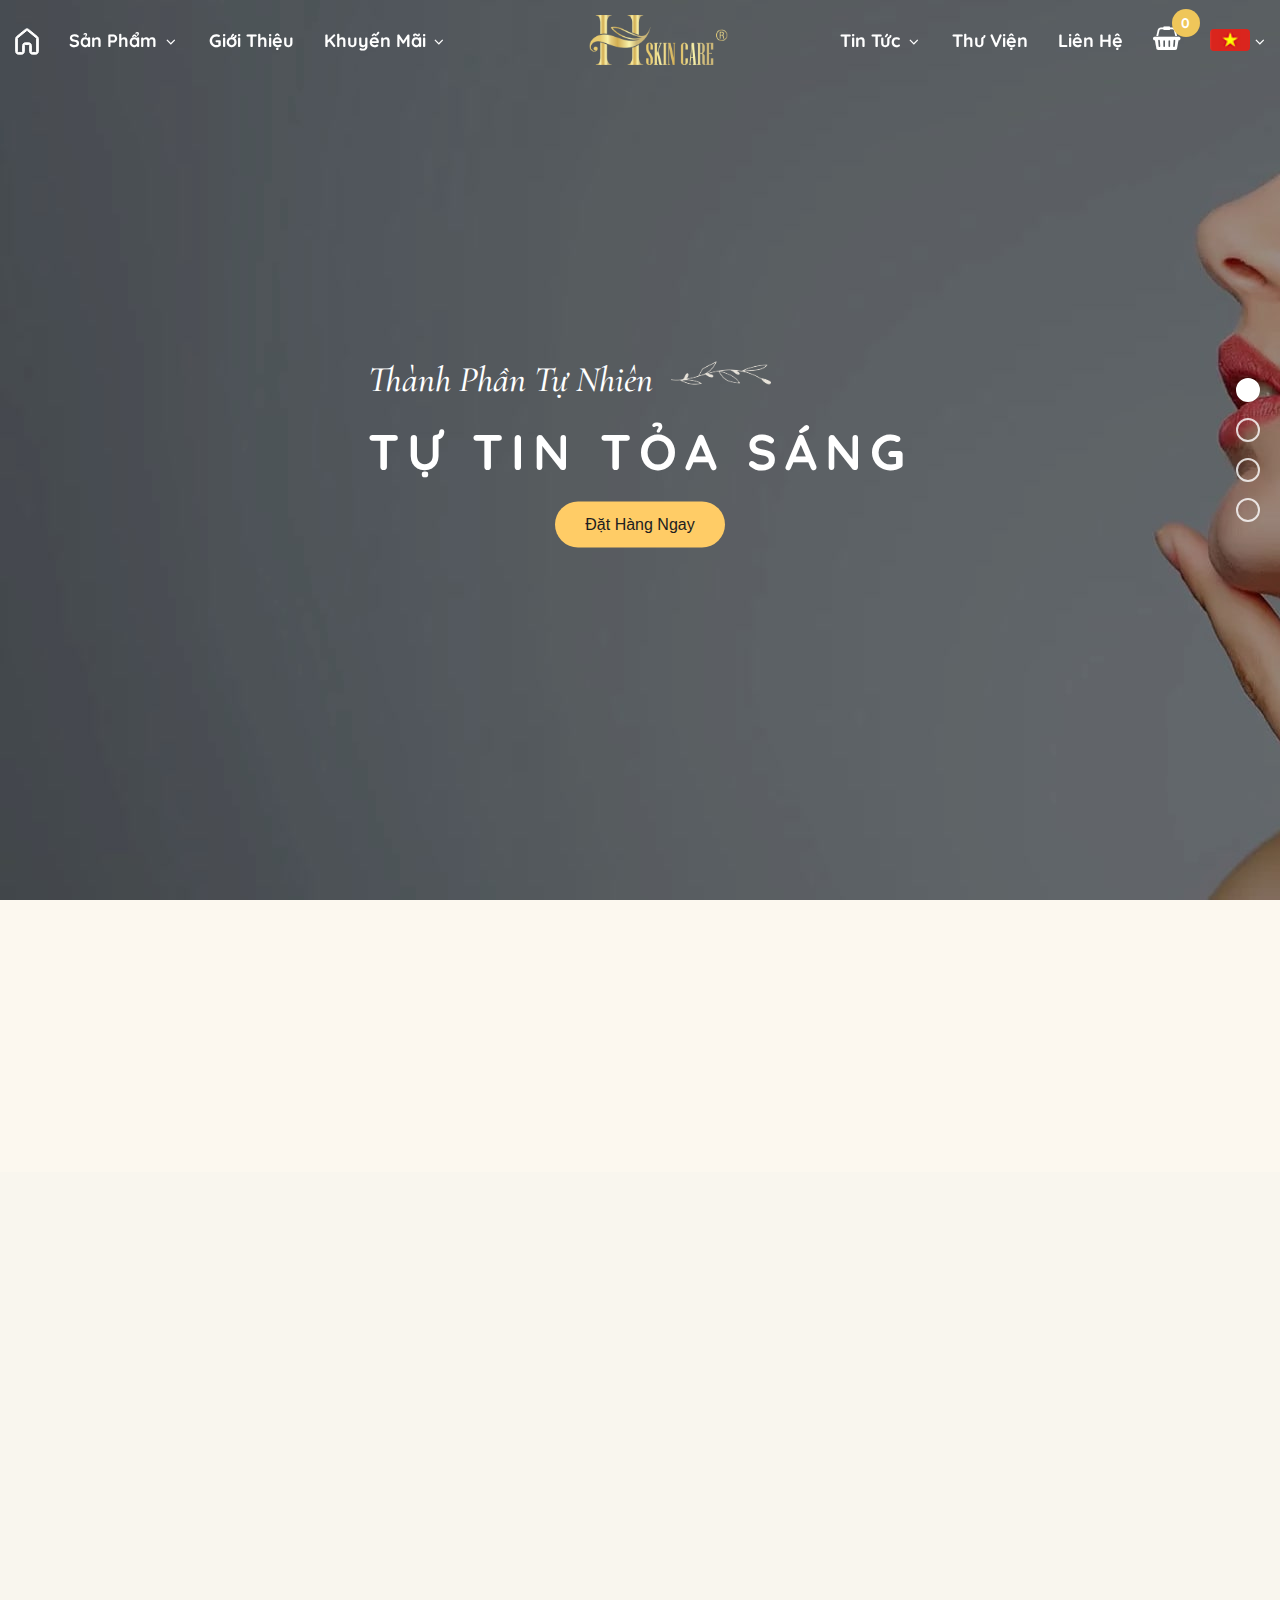
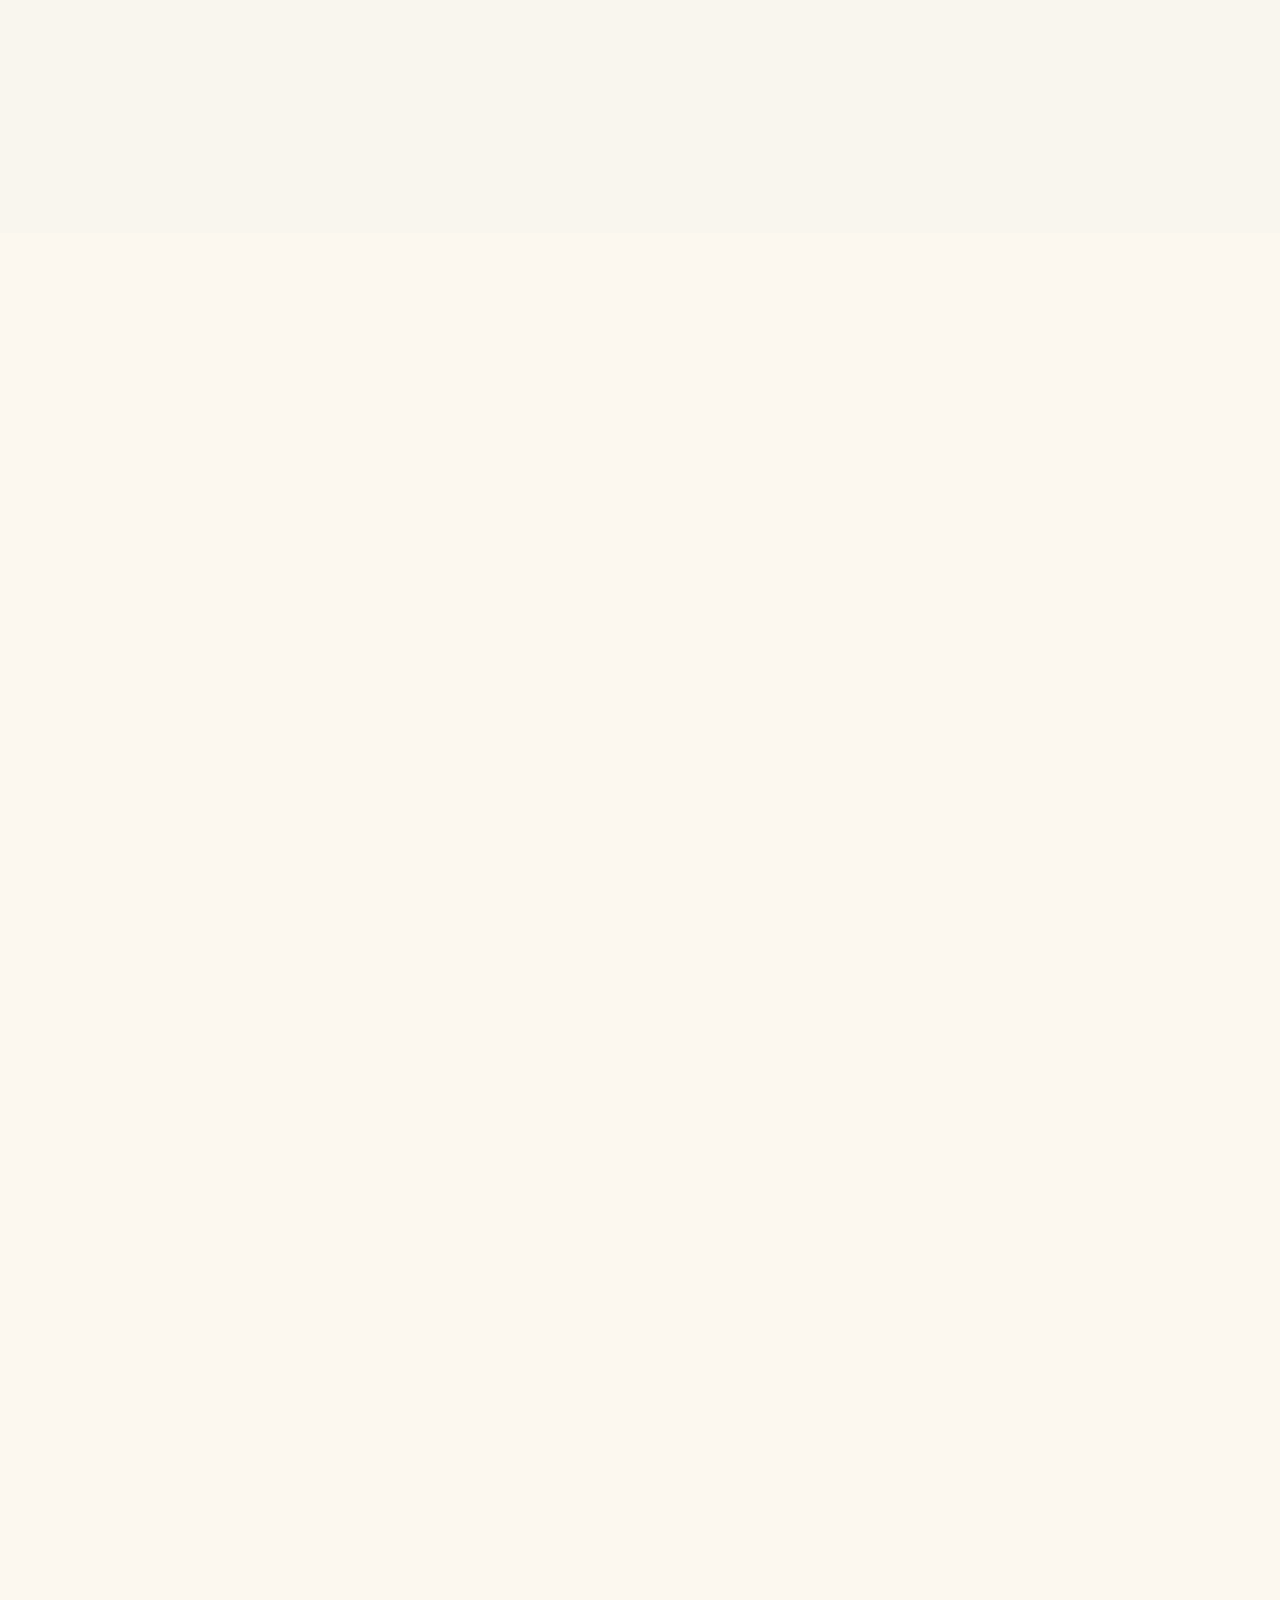
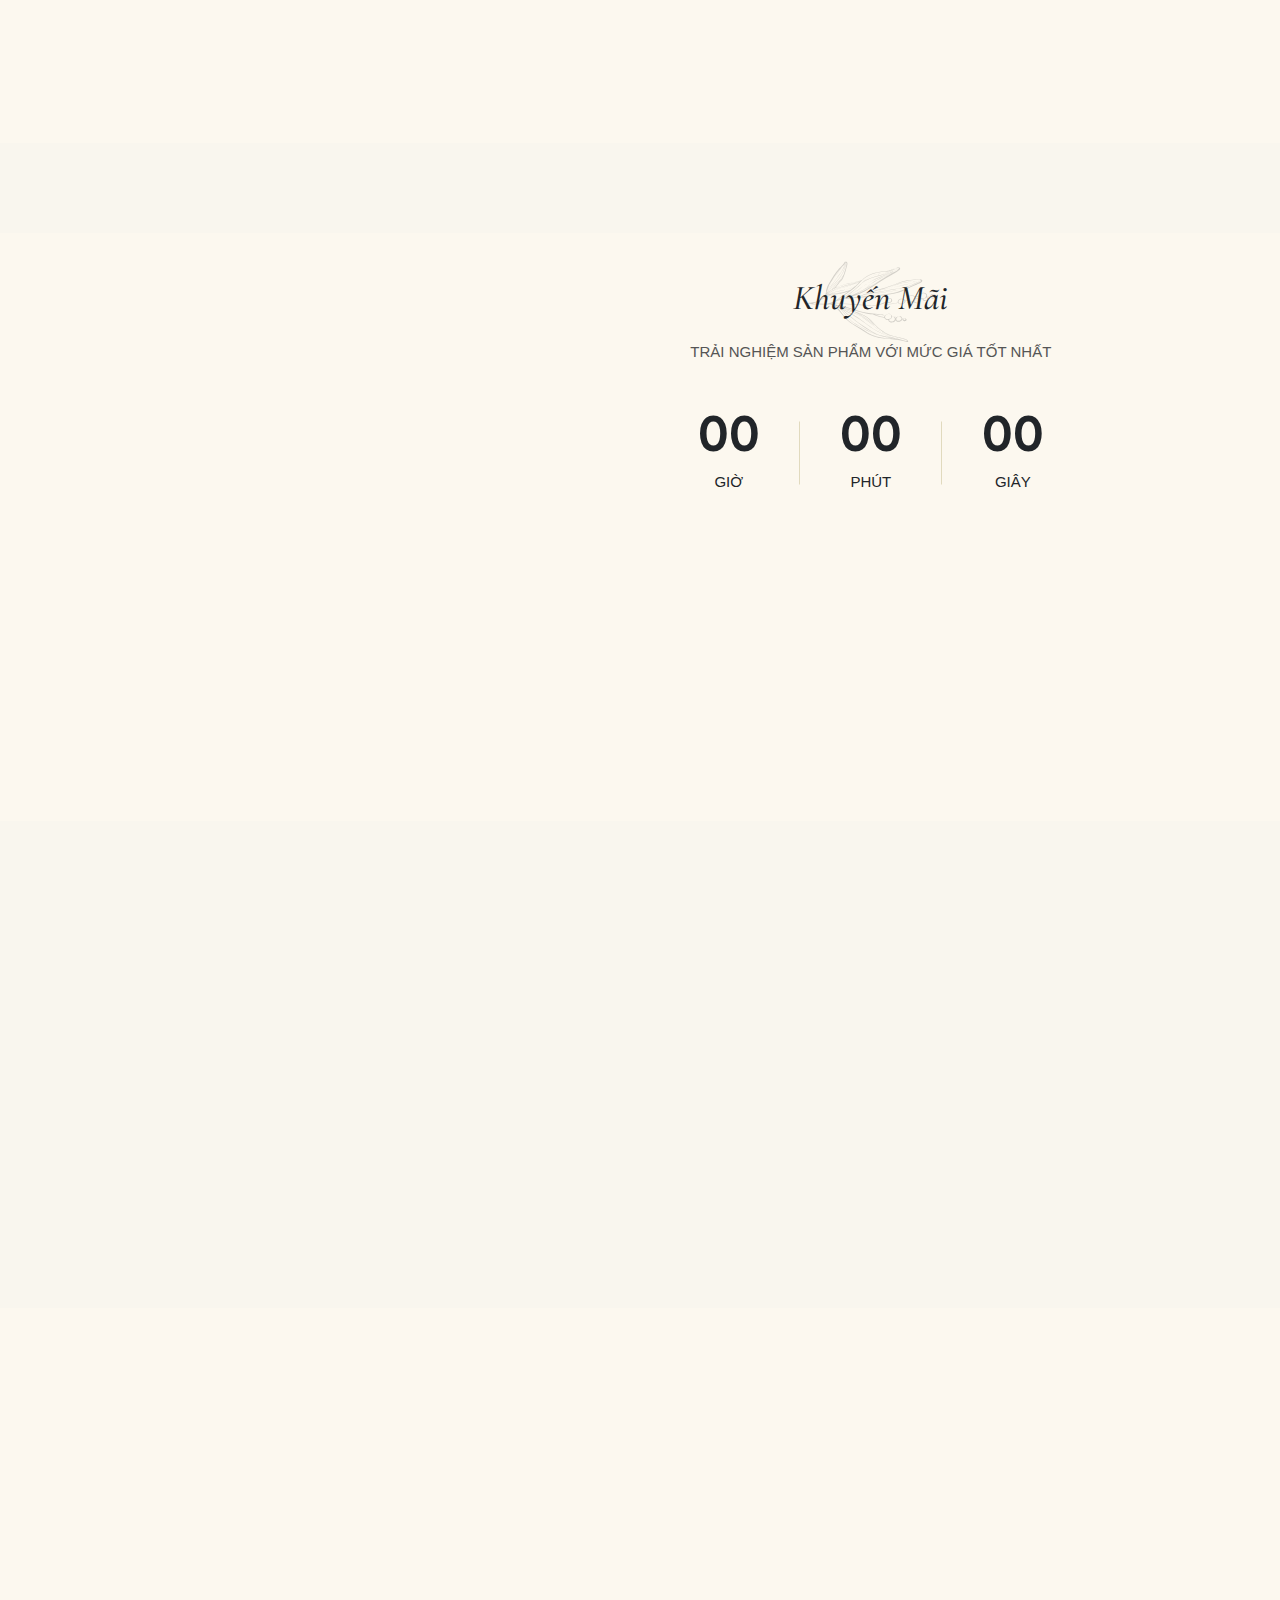
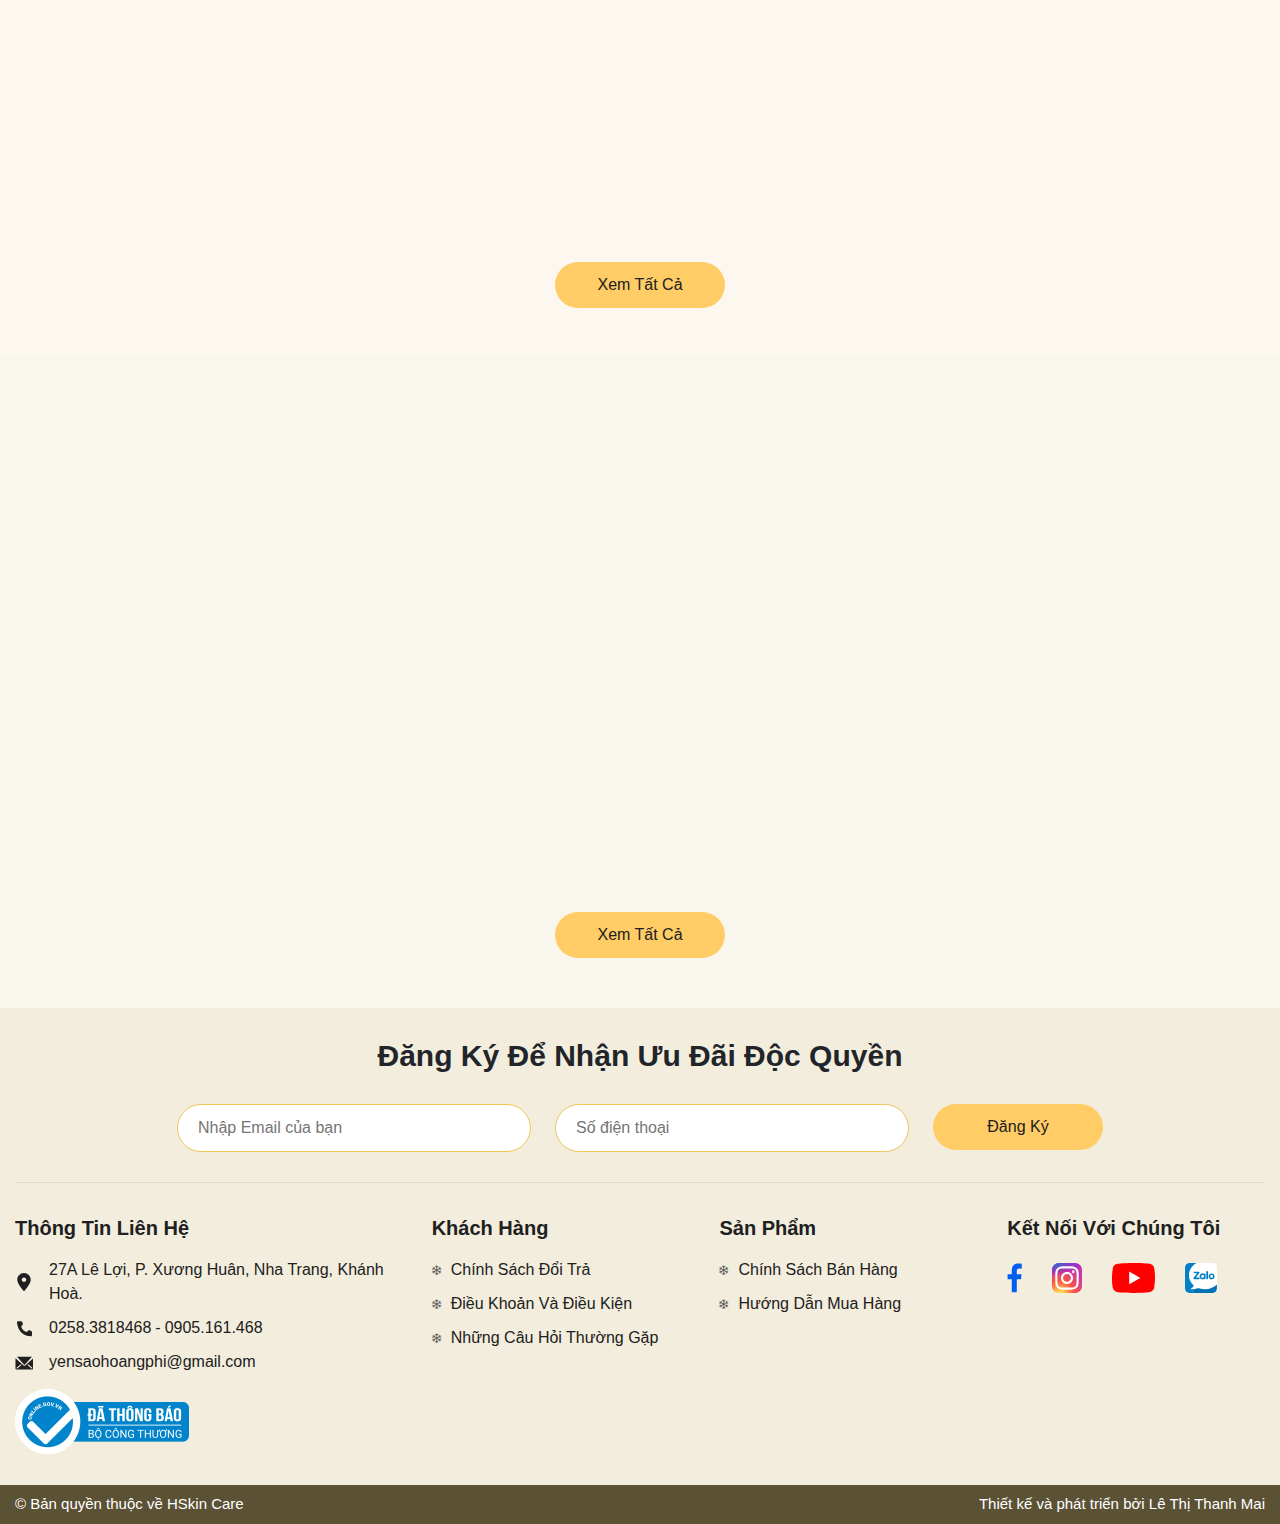
<file: index.html>
<!DOCTYPE html>
<html lang="en">

<head>
    <meta charset="UTF-8">
    <meta name="viewport" content="width=device-width, initial-scale=1.0">
    <link rel="stylesheet" href="https://www.w3schools.com/w3css/4/w3.css">
    <link rel="stylesheet" href=".//scss/style.css">
    <!-- <link rel="stylesheet" href="https://cdn.jsdelivr.net/npm/bootstrap@4.6.2/dist/css/bootstrap.min.css"> -->
    <!-- <script src="https://cdn.jsdelivr.net/npm/jquery@3.7.1/dist/jquery.slim.min.js"></script> -->
    <script src="https://cdn.jsdelivr.net/npm/popper.js@1.16.1/dist/umd/popper.min.js"></script>
    <!-- <script src="https://cdn.jsdelivr.net/npm/bootstrap@4.6.2/dist/js/bootstrap.bundle.min.js"></script> -->
    <link rel="stylesheet" href="https://cdnjs.cloudflare.com/ajax/libs/font-awesome/4.7.0/css/font-awesome.min.css">
    <!-- <script src="https://ajax.googleapis.com/ajax/libs/jquery/3.7.1/jquery.min.js"></script> -->
    <link rel="stylesheet" href="">
    <link rel='shortcut icon' href='./images/background/about-1.png' />
    <title>SkinCare</title>
</head>

<body>
    <header class="header">
        <div class="head">
            <div class="container-xxl">
                <div class="header-top">
                    <ul class="header-top--left">
                        <div class="wrapBtnCtrMenuHeader">
                            <div class="btnCtrMenu">
                                <svg class="iconOpen" aria-hidden="true" focusable="false" role="img"
                                    xmlns="http://www.w3.org/2000/svg" viewbox="0 0 448 512">
                                    <path fill="currentColor"
                                        d="M436 124H12c-6.627 0-12-5.373-12-12V80c0-6.627 5.373-12 12-12h424c6.627 0 12 5.373 12 12v32c0 6.627-5.373 12-12 12zm0 160H12c-6.627 0-12-5.373-12-12v-32c0-6.627 5.373-12 12-12h424c6.627 0 12 5.373 12 12v32c0 6.627-5.373 12-12 12zm0 160H12c-6.627 0-12-5.373-12-12v-32c0-6.627 5.373-12 12-12h424c6.627 0 12 5.373 12 12v32c0 6.627-5.373 12-12 12z">
                                    </path>
                                </svg>

                                <svg class="iconClose" aria-hidden="true" focusable="false" role="img"
                                    xmlns="http://www.w3.org/2000/svg" viewbox="0 0 320 512">
                                    <path fill="currentColor"
                                        d="M193.94 256L296.5 153.44l21.15-21.15c3.12-3.12 3.12-8.19 0-11.31l-22.63-22.63c-3.12-3.12-8.19-3.12-11.31 0L160 222.06 36.29 98.34c-3.12-3.12-8.19-3.12-11.31 0L2.34 120.97c-3.12 3.12-3.12 8.19 0 11.31L126.06 256 2.34 379.71c-3.12 3.12-3.12 8.19 0 11.31l22.63 22.63c3.12 3.12 8.19 3.12 11.31 0L160 289.94 262.56 392.5l21.15 21.15c3.12 3.12 8.19 3.12 11.31 0l22.63-22.63c3.12-3.12 3.12-8.19 0-11.31L193.94 256z">
                                    </path>
                                </svg>
                            </div>
                        </div>

                        <li class="header-top--left-item"><a href="#"><svg width="24" height="27" viewBox="0 0 24 27"
                                    fill="none" xmlns="http://www.w3.org/2000/svg">
                                    <path
                                        d="M10.404 1.40334C10.8541 1.03461 11.4181 0.83313 12 0.83313C12.5819 0.83313 13.1458 1.03461 13.596 1.40334L22.3793 8.56468C22.6782 8.80971 22.9188 9.11812 23.0838 9.4676C23.2488 9.81708 23.334 10.1989 23.3333 10.5853V23.5753C23.3333 25.0067 22.192 26.1667 20.7833 26.1667H17.2166C15.808 26.1667 14.6666 25.0067 14.6666 23.5753V17.4247C14.6666 16.9473 14.2866 16.5607 13.8166 16.5607H10.1833C9.71396 16.5607 9.3333 16.9473 9.3333 17.4247V23.5753C9.3333 25.0067 8.19196 26.1667 6.7833 26.1667H3.21663C1.80863 26.1667 0.666631 25.0067 0.666631 23.5753V10.5853C0.665908 10.1989 0.75113 9.81708 0.916126 9.4676C1.08112 9.11812 1.32176 8.80971 1.62063 8.56468L10.404 1.40334ZM12.532 2.75068C12.3819 2.62785 12.1939 2.56074 12 2.56074C11.806 2.56074 11.6181 2.62785 11.468 2.75068L2.68463 9.91135C2.58497 9.99309 2.50474 10.096 2.44974 10.2125C2.39474 10.3291 2.36636 10.4565 2.36663 10.5853V23.5753C2.36663 24.0527 2.74663 24.4393 3.21663 24.4393H6.7833C7.25263 24.4393 7.6333 24.0527 7.6333 23.5753V17.4247C7.6333 15.9933 8.7753 14.8333 10.1833 14.8333H13.8166C15.2246 14.8333 16.3666 15.9933 16.3666 17.4247V23.5753C16.3666 24.0527 16.7466 24.4393 17.2166 24.4393H20.7833C21.2526 24.4393 21.6333 24.0527 21.6333 23.5753V10.5853C21.6337 10.4565 21.6053 10.3293 21.5503 10.2128C21.4953 10.0963 21.415 9.99356 21.3153 9.91201L12.532 2.75068Z"
                                        fill="currentColor" stroke="currentColor" />
                                </svg></a></li>
                        <li class="header-top--left-item subMenu"><a href="#">Sản phẩm</a>
                            <div class="btnDropdownMenuSub">
                                <i class="fa fa-angle-down" style="font-size:15px; margin: 0 3px"></i>
                            </div>

                            <div class="wrapSubMenuHeader">
                                <ul class="listMenuHeader">
                                    <li class="itemMenuHeader"><a class="linkMenuHeader" href="#"
                                            title="Sửa Rửa Mặt HSkin Care">Sửa Rửa Mặt HSkin Care</a></li>
                                    <li class="itemMenuHeader"><a class="linkMenuHeader" href="#"
                                            title="Kem Tẩy Tế Bào Chết">Kem Tẩy Tế Bào Chết</a></li>
                                    <li class="itemMenuHeader"><a class="linkMenuHeader" href="#"
                                            title="Kem Dưỡng Mắt">Kem Dưỡng Mắt</a></li>
                                    <li class="itemMenuHeader"><a class="linkMenuHeader" href="#"
                                            title="Kem Dưỡng Chống Lão Hóa">Kem Dưỡng Chống Lão Hóa</a></li>
                                    <li class="itemMenuHeader"><a class="linkMenuHeader" href="#"
                                            title="Dưỡng Ẩm Da">Dưỡng Ẩm Da</a></li>
                                </ul>
                            </div>
                        </li>

                        <li class="header-top--left-item"><a href="bai-viet.html">Giới thiệu</a></li>

                        <li class="header-top--left-item subMenu"><a href="#">Khuyến mãi

                            </a>
                            <div class="btnDropdownMenuSub">
                                <i class="fa fa-angle-down" style="font-size:15px; margin: 0 3px"></i>
                            </div>

                            <div class="wrapSubMenuHeader">
                                <ul class="listMenuHeader">
                                    <li class="itemMenuHeader"><a class="linkMenuHeader" href="#"
                                            title="Sửa Rửa Mặt HSkin Care">Sửa Rửa Mặt HSkin Care</a></li>
                                    <li class="itemMenuHeader"><a class="linkMenuHeader" href="#"
                                            title="Kem Tẩy Tế Bào Chết">Kem Tẩy Tế Bào Chết</a></li>
                                    <li class="itemMenuHeader"><a class="linkMenuHeader" href="#"
                                            title="Kem Dưỡng Mắt">Kem Dưỡng Mắt</a></li>
                                    <li class="itemMenuHeader"><a class="linkMenuHeader" href="#"
                                            title="Kem Dưỡng Chống Lão Hóa">Kem Dưỡng Chống Lão Hóa</a></li>
                                    <li class="itemMenuHeader"><a class="linkMenuHeader" href="#"
                                            title="Dưỡng Ẩm Da">Dưỡng Ẩm Da</a></li>
                                </ul>
                            </div>
                        </li>
                    </ul>
                    <a href="index.html" title="Logo" class="logo"><img src="./images/logo/logo.png" alt="#"></a>
                    <ul class="header-top--right">
                        <li class="header-top--right-item subMenu"><a href="#">Tin tức</a>
                            <div class="btnDropdownMenuSub">
                                <i class="fa fa-angle-down" style="font-size:15px; margin: 0 3px"></i>
                            </div>

                            <div class="wrapSubMenuHeader">
                                <ul class="listMenuHeader">
                                    <li class="itemMenuHeader"><a class="linkMenuHeader" href="#"
                                            title="Sửa Rửa Mặt HSkin Care">Tin Tức Khuyến Mãi</a></li>
                                    <li class="itemMenuHeader"><a class="linkMenuHeader" href="#"
                                            title="Kem Tẩy Tế Bào Chết">Tin Tức Làm Đẹp</a></li>
                                    <li class="itemMenuHeader"><a class="linkMenuHeader" href="#"
                                            title="Kem Dưỡng Mắt">Tin Tức Mới</a></li>
                                    <li class="itemMenuHeader"><a class="linkMenuHeader" href="#"
                                            title="Kem Dưỡng Chống Lão Hóa">Tin Tức Nổi Bật</a></li>
                                </ul>
                            </div>

                        </li>
                        <li class="header-top--right-item"><a href="thu-vien-anh.html">Thư viện</a></li>
                        <li class="header-top--right-item"><a href="#contact">Liên hệ</a></li>
                        <li class="header-top--right-item wrap-cart-header wrapCart">
                            <div class="" data-bs-toggle="dropdown">
                                <i class="fa fa-shopping-basket" style="font-size:24px;"></i>
                                <div class="text-qtt">0</div>
                            </div>

                            <div class="wrapHeaderCart dropdown-menu dropdown-menu-lg dropdown-menu-start p-0">
                                <div class="wrapList">
                                    <ul>
                                    </ul>
                                </div>
                            </div>
                        </li>
                        <li class="header-top--right-item header-language">
                            <div class="language-content">
                                <div class="language-btn"><img src="images/language/vi.jpg" alt="Việt Nam">
                                    <div class="dropdown-btn">
                                        <i class="fa fa-angle-down" style="font-size:15px;"></i>
                                    </div>
                                </div>

                                <div class="dropdown-languge">
                                    <div class="content-list">
                                        <a href="javascript:void(0);" title="Việt Nam"><img src="images/language/vi.jpg"
                                                alt="Việt Nam"></a>
                                        <a href="javascript:void(0);" title="English"><img src="images/language/en.jpg"
                                                alt="English"></a>
                                    </div>
                                </div>
                            </div>
                        </li>
                    </ul>
                </div>
            </div>
        </div>
        <nav class="wrap-menu-mobile">
            <ul class="menu-list">
                <li class="menu-item">
                    <a class="link-item" href="#">Trang chủ</a>
                </li>
                <li class="menu-item">
                    <a class="link-item" href="#">Sản phẩm</a>

                    <div class="btnDropdownMenuSub">
                        <i class="fa fa-angle-down" style="font-size:15px; margin: 0 3px"></i>
                    </div>

                    <div class="wrapSubMenuHeader">
                        <ul class="listMenuHeader">
                            <li class="itemMenuHeader"><a class="linkMenuHeader" href="#"
                                    title="Sửa Rửa Mặt HSkin Care">Tin Tức Khuyến Mãi</a></li>
                            <li class="itemMenuHeader"><a class="linkMenuHeader" href="#"
                                    title="Kem Tẩy Tế Bào Chết">Tin Tức Làm Đẹp</a></li>
                            <li class="itemMenuHeader"><a class="linkMenuHeader" href="#"
                                    title="Kem Dưỡng Mắt">Tin Tức Mới</a></li>
                            <li class="itemMenuHeader"><a class="linkMenuHeader" href="#"
                                    title="Kem Dưỡng Chống Lão Hóa">Tin Tức Nổi Bật</a></li>
                        </ul>
                    </div>
                </li>
                <li class="menu-item">
                    <a class="link-item" href="bai-viet.html">Giới thiệu</a>
                </li>
                <li class="menu-item">
                    <a class="link-item" href="#">Khuyến mãi</a>
                </li>
                <li class="menu-item">
                    <a class="link-item" href="tin-tuc.html">Tin tức</a>
                </li>
                <li class="menu-item">
                    <a class="link-item" href="thu-vien-anh.html">Thư Viện</a>
                </li>
                <li class="menu-item">
                    <a class="link-item" href="#">Liên hệ</a>
                </li>
            </ul>
        </nav>

        <div class="wrap-bg-menu-mobile"></div>
    </header>


    <main class="wrapHome">
        <div class="bgSection" style="background-image: url(./images/background/1.png);">

        </div>
        <section class="section-head">
            <div class="wrapHeroSlide">
                <div class="swiper">
                    <div class="swiper-wrapper">
                        <div class="swiper-slide">
                            <div class="wrapHeroItem" style="background-image: url(./images/heroSlide/1.jpg);">
                                <div class="container-xxl">
                                    <div class="header-bottom">
                                        <div class="header-bottom--left">
                                            <div class="wrap-content">
                                                <div class="logo_la">
                                                    <p>Thành Phần Tự Nhiên</p>
                                                    <img src="./images/logo/bough-logo.png" alt="#">
                                                </div>
                                                <h1>TỰ TIN TỎA SÁNG</h1>
                                                <div class="but-center">
                                                    <button class="but">Đặt Hàng Ngay</button>
                                                </div>
                                            </div>
                                        </div>
                                    </div>
                                </div>
                            </div>
                        </div>
                        <div class="swiper-slide">
                            <div class="wrapHeroItem" style="background-image: url(./images/heroSlide/2.jpg);">
                                <div class="container-xxl">
                                    <div class="header-bottom">
                                        <div class="header-bottom--left">
                                            <div class="wrap-content">
                                                <div class="logo_la">
                                                    <p>Thành Phần Tự Nhiên</p>
                                                    <img src="./images/logo/bough-logo.png" alt="#">
                                                </div>
                                                <h1>TỰ TIN TỎA SÁNG</h1>
                                                <div class="but-center">
                                                    <button class="but">Đặt Hàng Ngay</button>
                                                </div>
                                            </div>
                                        </div>
                                    </div>
                                </div>
                            </div>
                        </div>
                        <div class="swiper-slide">
                            <div class="wrapHeroItem" style="background-image: url(./images/heroSlide/1.jpg);">
                                <div class="container-xxl">
                                    <div class="header-bottom">
                                        <div class="header-bottom--left">
                                            <div class="wrap-content">
                                                <div class="logo_la">
                                                    <p>Thành Phần Tự Nhiên</p>
                                                    <img src="./images/logo/bough-logo.png" alt="#">
                                                </div>
                                                <h1>TỰ TIN TỎA SÁNG</h1>
                                                <div class="but-center">
                                                    <button class="but">Đặt Hàng Ngay</button>
                                                </div>
                                            </div>
                                        </div>
                                    </div>
                                </div>
                            </div>
                        </div>
                        <div class="swiper-slide">
                            <div class="wrapHeroItem" style="background-image: url(./images/heroSlide/2.jpg);">
                                <div class="container-xxl">
                                    <div class="header-bottom">
                                        <div class="header-bottom--left">
                                            <div class="wrap-content">
                                                <div class="logo_la">
                                                    <p>Thành Phần Tự Nhiên</p>
                                                    <img src="./images/logo/bough-logo.png" alt="#">
                                                </div>
                                                <h1>TỰ TIN TỎA SÁNG</h1>
                                                <div class="but-center">
                                                    <button class="but">Đặt Hàng Ngay</button>
                                                </div>
                                            </div>
                                        </div>
                                    </div>
                                </div>
                            </div>
                        </div>
                    </div>

                    <div class="wrap-pagination container-xxl">
                        <div class="swiper-pagination customPagination"></div>
                    </div>
                </div>
            </div>
        </section>
        <section class="first-main wrap-utilities">
            <div class="container-xxl">
                <div class="row first-main--row">
                    <div class="col-6 col-xl-3 col-item first-main--row-col1 wow fadeFromLeft" data-wow-duration="1s"
                        data-wow-delay="0s">
                        <img src="./images/Icons-svg/utilities/1.svg" alt="#">
                        <h2 class="title-item">Thành Phần Tự Nhiên</h2>
                        <p class="text-item">Sản phẩm dưỡng da tinh chất từ yến đầu tiên ở Việt Nam</p>
                    </div>

                    <div class="col-6 col-xl-3 col-item first-main--row-col2 wow fadeFromLeft" data-wow-duration="1s"
                        data-wow-delay="0.3s">
                        <img src="./images/Icons-svg/utilities/2.svg" alt="#">
                        <h2 class="title-item">Độ PH Trung Tính</h2>
                        <p class="text-item">Sản phẩm dưỡng da tinh chất từ yến đầu tiên ở Việt Nam</p>
                    </div>
                    <div class="col-6 col-xl-3 col-item first-main--row-col3 wow fadeFromLeft" data-wow-duration="1s"
                        data-wow-delay="0.6s">
                        <img src="./images/Icons-svg/utilities/3.svg" alt="#">
                        <h2 class="title-item">Bảo Vệ Môi Trường</h2>
                        <p class="text-item">Sản phẩm dưỡng da tinh chất từ yến đầu tiên ở Việt Nam</p>
                    </div>
                    <div class="col-6 col-xl-3 col-item first-main--row-col4 wow fadeFromLeft" data-wow-duration="1s"
                        data-wow-delay="0.9s">
                        <img src="./images/Icons-svg/utilities/4.svg" alt="#">
                        <h2 class="title-item">Không Chứa Paraben</h2>
                        <p class="text-item">Sản phẩm dưỡng da tinh chất từ yến đầu tiên ở Việt Nam</p>
                    </div>
                </div>
            </div>

        </section>
        <section class="second-main about-section wrap-content1" id="about">
            <div class="container-xxl">
                <div class="row second-main--row">
                    <div class="col-md-5 col-lg-6 second-main--row-col1 wow fadeFromDown" data-wow-duration="1.5s">
                        <img src="./images/background/about-1.png" alt="#">
                    </div>
                    <div class="col-md-7 col-lg-6 second-main--row-col2 wow fadeFromRight" data-wow-duration="1.5s">
                        <h2>Sản Phẩm Mới</h2>
                        <div class="second-main--h1">
                            <h1>Serum Dưỡng Da Tinh Chất Yến Sào Đầu Tiên Ở Việt Nam</h1>
                        </div>
                        <p>Với thành phần độc đáo của yến sào, serum không chỉ dưỡng ẩn sâu mà còn kích thích sản sinh
                            collagen, giảm nếp nhăn.</p>
                        <p>Trải nghiệm sự trẻ trung và khám phá làn da mới với sự hỗ trợ toàn diện từ serum chăm sóc da
                            hàng ngày.</p>
                        <div class="second-button wow fadeFromUp" data-wow-duration="1.5s">
                            <button class="second-button--one">
                                Đặt Hàng Ngay
                            </button>
                            <button class="second-button--two btn-cart">
                                Thêm Vào Giỏ Hàng
                            </button>
                        </div>
                    </div>
                </div>
            </div>

        </section>
        <section class="collection-main wrap-content2">
            <div class="container-xxl">
                <div class="collection-main--collect title-head wow fadeFromUp" data-wow-duration="1.5s ">
                    <div class="collection-main--collect-title title-main">
                        <div class="wrap-logo">
                            <img src="./images/vector/leaf.svg" alt="#">
                        </div>
                        <h2>Bộ Sưu Tập</h2>
                    </div>
                    <p>VẺ ĐẸP TINH TẾ</p>
                </div>
                <div class="collection-main--product wow fadeFromDown" data-wow-duration="1.5s">
                    <div class="wrapCollectionSlide">
                        <div class="swiper">
                            <div class="swiper-wrapper">
                                <div class="swiper-slide ">
                                    <div class="collection-main--product-list-pro wrapProductItem" data-key="prd1">
                                        <div class="collection-main--product-list-pro--img">
                                            <div class="image-pro wrapImgResize imgCustom2">
                                                <img src="./images/product/1.png" alt="#"
                                                    style="width:100%;cursor:pointer" onclick="onClick(this)"
                                                    class="w3-hover-opacity">
                                            </div>
                                            <p class="title-main">Sữa Rửa Mặt HSkin Care (750ml)</p>
                                            <div class="collection-main--product-list-pro--img-cost">
                                                <div class="collection-main--product-list-pro--img-cost-gia">
                                                    <p class="textSubPrice">900.000đ</p>
                                                    <h3 class="textPrice">700.000đ</h3>
                                                </div>
                                                <div class="pro-button">
                                                    <button class="butbuy">Bán Chạy</button>
                                                </div>
                                            </div>
                                            <div class="collection-main--product-list-pro--img-oder">
                                                <button class="but">Đặt Hàng</button>
                                                <div class="btn-cart">
                                                    <i class="fa fa-shopping-basket"
                                                        style="font-size:30px; margin: 0 3px"></i>
                                                </div>
                                            </div>
                                        </div>
                                    </div>
                                </div>
                                <div class="swiper-slide">
                                    <div class="collection-main--product-list-pro wrapProductItem" data-key="prd2">
                                        <div class="collection-main--product-list-pro--img">
                                            <div class="image-pro wrapImgResize imgCustom2">
                                                <img src="./images/product/2.png" alt="#"
                                                    style="width:100%;cursor:pointer" onclick="onClick(this)"
                                                    class="w3-hover-opacity">
                                            </div>
                                            <p class="title-main">Kem Tẩy Tế Bào Chết (900ml)</p>
                                            <div class="collection-main--product-list-pro--img-cost">
                                                <div class="collection-main--product-list-pro--img-cost-gia">
                                                    <p class="textSubPrice">900.000đ</p>
                                                    <h3 class="textPrice">700.000đ</h3>
                                                </div>
                                            </div>
                                            <div class="collection-main--product-list-pro--img-oder">
                                                <button class="but">Đặt Hàng</button>
                                                <div class="btn-cart">
                                                    <i class="fa fa-shopping-basket"
                                                        style="font-size:30px; margin: 0 3px"></i>
                                                </div>
                                            </div>
                                        </div>
                                    </div>
                                </div>
                                <div class="swiper-slide">
                                    <div class="collection-main--product-list-pro wrapProductItem" data-key="prd3">
                                        <div class="collection-main--product-list-pro--img">
                                            <div class="image-pro wrapImgResize imgCustom2">
                                                <img src="./images/product/3.png" alt="#"
                                                    style="width:100%;cursor:pointer" onclick="onClick(this)"
                                                    class="w3-hover-opacity">
                                            </div>
                                            <p class="title-main">Kem Dưỡng Mắt</p>
                                            <div class="collection-main--product-list-pro--img-cost">
                                                <div class="collection-main--product-list-pro--img-cost-gia">
                                                    <p class="textSubPrice">900.000đ</p>
                                                    <h3 class="textPrice">700.000đ</h3>
                                                </div>
                                            </div>
                                            <div class="collection-main--product-list-pro--img-oder">
                                                <button class="but">Đặt Hàng</button>
                                                <div class="btn-cart">
                                                    <i class="fa fa-shopping-basket"
                                                        style="font-size:30px; margin: 0 3px"></i>
                                                </div>
                                            </div>
                                        </div>
                                    </div>
                                </div>
                                <div class="swiper-slide">
                                    <div class="collection-main--product-list-pro wrapProductItem" data-key="prd4">
                                        <div class="collection-main--product-list-pro--img">
                                            <div class="image-pro wrapImgResize imgCustom2">
                                                <img src="./images/product/4.png" alt="#"
                                                    style="width:100%;cursor:pointer" onclick="onClick(this)"
                                                    class="w3-hover-opacity">
                                            </div>
                                            <p class="title-main">Kem Dưỡng Chống Lão Hóa</p>
                                            <div class="collection-main--product-list-pro--img-cost">
                                                <div class="collection-main--product-list-pro--img-cost-gia">
                                                    <p class="textSubPrice">900.000đ</p>
                                                    <h3 class="textPrice">700.000đ</h3>
                                                </div>
                                            </div>
                                            <div class="collection-main--product-list-pro--img-oder">
                                                <button class="but">Đặt Hàng</button>
                                                <div class="btn-cart">
                                                    <i class="fa fa-shopping-basket"
                                                        style="font-size:30px; margin: 0 3px"></i>
                                                </div>
                                            </div>
                                        </div>
                                    </div>
                                </div>
                                <div class="swiper-slide ">
                                    <div class="collection-main--product-list-pro wrapProductItem" data-key="prd5">
                                        <div class="collection-main--product-list-pro--img">
                                            <div class="image-pro wrapImgResize imgCustom2">
                                                <img src="./images/product/8.png" alt="#"
                                                    style="width:100%;cursor:pointer" onclick="onClick(this)"
                                                    class="w3-hover-opacity">
                                            </div>
                                            <p class="title-main">Sữa Rửa Mặt HSkin Care (750ml)</p>
                                            <div class="collection-main--product-list-pro--img-cost">
                                                <div class="collection-main--product-list-pro--img-cost-gia">
                                                    <p class="textSubPrice">900.000đ</p>
                                                    <h3 class="textPrice">700.000đ</h3>
                                                </div>
                                                <div class="pro-button">
                                                    <button class="butbuy">Bán Chạy</button>
                                                </div>
                                            </div>
                                            <div class="collection-main--product-list-pro--img-oder">
                                                <button class="but">Đặt Hàng</button>
                                                <div class="btn-cart">
                                                    <i class="fa fa-shopping-basket"
                                                        style="font-size:30px; margin: 0 3px"></i>
                                                </div>
                                            </div>
                                        </div>
                                    </div>
                                </div>
                                <div class="swiper-slide">
                                    <div class="collection-main--product-list-pro wrapProductItem" data-key="prd6">
                                        <div class="collection-main--product-list-pro--img">
                                            <div class="image-pro wrapImgResize imgCustom2">
                                                <img src="./images/product/9.png" alt="#"
                                                    style="width:100%;cursor:pointer" onclick="onClick(this)"
                                                    class="w3-hover-opacity">
                                            </div>
                                            <p class="title-main">Kem Tẩy Tế Bào Chết (900ml)</p>
                                            <div class="collection-main--product-list-pro--img-cost">
                                                <div class="collection-main--product-list-pro--img-cost-gia">
                                                    <p class="textSubPrice">900.000đ</p>
                                                    <h3 class="textPrice">700.000đ</h3>
                                                </div>
                                            </div>
                                            <div class="collection-main--product-list-pro--img-oder">
                                                <button class="but">Đặt Hàng</button>
                                                <div class="btn-cart">
                                                    <i class="fa fa-shopping-basket"
                                                        style="font-size:30px; margin: 0 3px"></i>
                                                </div>
                                            </div>
                                        </div>
                                    </div>
                                </div>
                                <div class="swiper-slide">
                                    <div class="collection-main--product-list-pro wrapProductItem" data-key="prd7">
                                        <div class="collection-main--product-list-pro--img">
                                            <div class="image-pro wrapImgResize imgCustom2">
                                                <img src="./images/product/10.png" alt="#"
                                                    style="width:100%;cursor:pointer" onclick="onClick(this)"
                                                    class="w3-hover-opacity">
                                            </div>
                                            <p class="title-main">Kem Dưỡng Mắt</p>
                                            <div class="collection-main--product-list-pro--img-cost">
                                                <div class="collection-main--product-list-pro--img-cost-gia">
                                                    <p class="textSubPrice">900.000đ</p>
                                                    <h3 class="textPrice">700.000đ</h3>
                                                </div>
                                            </div>
                                            <div class="collection-main--product-list-pro--img-oder">
                                                <button class="but">Đặt Hàng</button>
                                                <div class="btn-cart">
                                                    <i class="fa fa-shopping-basket"
                                                        style="font-size:30px; margin: 0 3px"></i>
                                                </div>
                                            </div>
                                        </div>
                                    </div>
                                </div>
                                <div class="swiper-slide">
                                    <div class="collection-main--product-list-pro wrapProductItem" data-key="prd8">
                                        <div class="collection-main--product-list-pro--img">
                                            <div class="image-pro wrapImgResize imgCustom2">
                                                <img src="./images/product/11.png" alt="#"
                                                    style="width:100%;cursor:pointer" onclick="onClick(this)"
                                                    class="w3-hover-opacity">
                                            </div>
                                            <p class="title-main">Kem Dưỡng Chống Lão Hóa</p>
                                            <div class="collection-main--product-list-pro--img-cost">
                                                <div class="collection-main--product-list-pro--img-cost-gia">
                                                    <p class="textSubPrice">900.000đ</p>
                                                    <h3 class="textPrice">700.000đ</h3>
                                                </div>
                                            </div>
                                            <div class="collection-main--product-list-pro--img-oder">
                                                <button class="but">Đặt Hàng</button>
                                                <div class="btn-cart">
                                                    <i class="fa fa-shopping-basket"
                                                        style="font-size:30px; margin: 0 3px"></i>
                                                </div>
                                            </div>
                                        </div>
                                    </div>
                                </div>
                            </div>
                        </div>

                        <div class="mt-4">
                            <div class="wrapSwiperControl1">
                                <div class="swiper-pagination"></div>
                            </div>
                        </div>
                    </div>

                    <div id="modal01" class="w3-modal wrapModalImg" onclick="this.style.display='none'">
                        <span class="w3-button w3-hover-red w3-xlarge w3-display-topright">&times;</span>
                        <div class="wrapImg">

                            <div class="w3-modal-content w3-animate-zoom text-center p-4">
                                <div class="wrapImgResize img9And16">
                                    <img id="img01">
                                </div>
                            </div>
                        </div>
                    </div>
                </div>
            </div>
        </section>
        <section class="favorite-main wrap-content2">
            <div class="container-xxl">
                <div class="favorite-main--collect title-head wow fadeFromDown" data-wow-duration="1.5s">
                    <div class="favorite-main--collect-title title-main">
                        <div class="wrap-logo">
                            <img src="./images/vector/leaf.svg" alt="#">
                        </div>
                        <h2>Sản Phẩm Được Yêu Thích</h2>
                    </div>
                    <p>ĐƯỢC ĐÁNH GIÁ CAO NHẤT</p>
                </div>
                <div class="wrapProductSlide wow fadeFromUp" data-wow-duration="1.5s">
                    <div class="swiper">
                        <div class="swiper-wrapper">
                            <div class="swiper-slide">
                                <div class="favorite-main--product wrapProductItem" data-key="prd9">
                                    <div class="row favorite-main--product-set">
                                        <div class="col-md-5 col-lg-6">
                                            <div class="favorite-main--product-set-one">
                                                <img src="./images/product/5.png" alt="#">
                                            </div>
                                        </div>
                                        <div class="col-md-7 col-lg-6">
                                            <div class="favorite-main--product-set-two">
                                                <h2 class="title-main">Bộ Sản Phẩm Cơ Bản</h2>
                                                <div class="favorite-main--product-set-two--cost">
                                                    <p id="p1" class="textSubPrice">1.400.000đ</p>
                                                    <h3 class="textPrice">1.260.000đ</h3>
                                                    <p id="p2">-10%</p>
                                                </div>
                                                <div class="favorite-main--product-set-two--document">
                                                    <p>Dòng sản phẩm sữa rửa mặt và kem tẩy tế bào chết - lựa chọn hàng
                                                        đầu cho làn da
                                                        tươi trẻ và mịn màng</p>
                                                    <p>Tận hưởng trải nghiệm làm sạch sâu, loại bỏ tế bào chết, để lại
                                                        làn da mềm mại và
                                                        rạng ngời. Chăm sóc da hiệu quả, đem lại sự tự tin mỗi ngày</p>
                                                </div>
                                                <div class="second-button">
                                                    <button class="second-button--one">
                                                        Đặt Hàng Ngay
                                                    </button>
                                                    <button class="second-button--two btn-cart">
                                                        Thêm Vào Giỏ Hàng
                                                    </button>
                                                </div>
                                            </div>
                                        </div>
                                    </div>
                                </div>
                            </div>
                            <div class="swiper-slide">
                                <div class="favorite-main--product wrapProductItem" data-key="prd10">
                                    <div class="row favorite-main--product-set">
                                        <div class="col-md-5 col-lg-6">
                                            <div class="favorite-main--product-set-one">
                                                <img src="./images/product/7.png" alt="#">
                                            </div>
                                        </div>
                                        <div class="col-md-7 col-lg-6">
                                            <div class="favorite-main--product-set-two">
                                                <h2 class="title-main">Bộ Sản Phẩm Cơ Bản</h2>
                                                <div class="favorite-main--product-set-two--cost">
                                                    <p id="p1" class="textSubPrice">1.400.000đ</p>
                                                    <h3 class="textPrice">1.260.000đ</h3>
                                                    <p id="p2">-10%</p>
                                                </div>
                                                <div class="favorite-main--product-set-two--document">
                                                    <p>Dòng sản phẩm sữa rửa mặt và kem tẩy tế bào chết - lựa chọn hàng
                                                        đầu cho làn da
                                                        tươi trẻ và mịn màng</p>
                                                    <p>Tận hưởng trải nghiệm làm sạch sâu, loại bỏ tế bào chết, để lại
                                                        làn da mềm mại và
                                                        rạng ngời. Chăm sóc da hiệu quả, đem lại sự tự tin mỗi ngày</p>
                                                </div>
                                                <div class="second-button">
                                                    <button class="second-button--one">
                                                        Đặt Hàng Ngay
                                                    </button>
                                                    <button class="second-button--two btn-cart">
                                                        Thêm Vào Giỏ Hàng
                                                    </button>
                                                </div>
                                            </div>
                                        </div>
                                    </div>
                                </div>
                            </div>
                        </div>
                    </div>

                    <div class="mt-4">
                        <div class="wrapSwiperControl1">
                            <div class="swiper-pagination"></div>
                        </div>
                    </div>
                </div>

            </div>
        </section>
        <section class="promotion-main" data-countdown="2024/01/10">
            <div class="promotion-main--mains">
                <div class="container-xxl">
                    <div class="row">

                        <div class="col-md-6 col-xl-4 promotion-main--mains-four">
                            <div class="promotion-main--mains-four-image">
                                <img class="img1 wow fadeFromDown" data-wow-duration="1s" data-wow-delay="0.4s"
                                    src="./images/frame_svg/frame_top.svg" alt="#">
                                <img class="img2 wow fadeFromDown" data-wow-duration="1s"
                                    src="./images/background/promotion.png" alt="#">
                                <img class="img3 wow fadeFromUp" data-wow-duration="1s" data-wow-delay="0.4s"
                                    src="./images/frame_svg/frame_bottom.svg" alt="#">
                            </div>
                        </div>
                        <div class="col-xl-8 promotion-main--mains-eight">
                            <div class="wrap-content wrapContent3">
                                <div class="wrap-count">
                                    <div class="promotion-main--mains-eight--collect title-head">
                                        <div class="promotion-main--mains-eight--collect-title title-main">
                                            <div class="wrap-logo">
                                                <img class="img2" src="./images/vector/leaf.svg" alt="#">
                                            </div>
                                            <h2>Khuyến Mãi</h2>
                                        </div>
                                        <p>TRẢI NGHIỆM SẢN PHẨM VỚI MỨC GIÁ TỐT NHẤT</p>
                                    </div>
                                    <div class="promotion-main--mains-eight--time">
                                        <div class="text-item hour">
                                            <h2>00</h2>
                                            <p>GIỜ</p>
                                        </div>
                                        <div class="text-item minute">
                                            <h2>00</h2>
                                            <p>PHÚT</p>
                                        </div>
                                        <div class="text-item second">
                                            <h2>00</h2>
                                            <p>GIÂY</p>
                                        </div>
                                    </div>
                                </div>

                                <div class="promotion-main--mains-eight--product wow fadeFromLeft"
                                    data-wow-duration="1.5s">
                                    <div class="wrapPromotionSlide ">
                                        <div class="swiper">
                                            <div class="swiper-wrapper">
                                                <div class="swiper-slide">
                                                    <div class="promotion-main--mains-eight--product-class wrapProductItem" data-key="prd11">
                                                        <div class="row">

                                                            <div class="col-5">

                                                                <div
                                                                    class="promotion-main--mains-eight--product-class-image">
                                                                    <div class="imgSquare wrapImgResize">
                                                                        <img class="object-contain"
                                                                            src="./images/product/6.png" alt="#">
                                                                    </div>
                                                                </div>
                                                            </div>
                                                            <div
                                                                class="col-7 promotion-main--mains-eight--product-class-information">
                                                                <h2 class="title-main">Dưỡng Ẩm Da (350ml)</h2>
                                                                <p class="textSubPrice">900.000đ</p>
                                                                <div class="free">
                                                                    <h3 class="textPrice">700.000đ</h3>
                                                                    <p>-35%</p>
                                                                </div>
                                                                <div
                                                                    class="collection-main--product-list-pro--img-oder">
                                                                    <button class="but">Đặt Hàng</button>
                                                                    <div class="btn-cart">
                                                                        <i class="fa fa-shopping-basket"
                                                                            style="font-size:30px; margin: 0 3px"></i>
                                                                    </div>
                                                                </div>
                                                            </div>
                                                        </div>
                                                    </div>
                                                </div>
                                                <div class="swiper-slide">
                                                    <div class="promotion-main--mains-eight--product-class wrapProductItem" data-key="prd12">
                                                        <div class="row">

                                                            <div class="col-5">

                                                                <div
                                                                    class="promotion-main--mains-eight--product-class-image">
                                                                    <div class="imgSquare wrapImgResize">
                                                                        <img class="object-contain"
                                                                            src="./images/product/6.png" alt="#">
                                                                    </div>
                                                                </div>
                                                            </div>
                                                            <div
                                                                class="col-7 promotion-main--mains-eight--product-class-information">
                                                                <h2 class="title-main">Sữa Rửa Mặt HSkin Care (350ml)</h2>
                                                                <p class="textSubPrice">900.000đ</p>
                                                                <div class="free">
                                                                    <h3 class="textPrice">700.000đ</h3>
                                                                    <p>-35%</p>
                                                                </div>
                                                                <div
                                                                    class="collection-main--product-list-pro--img-oder">
                                                                    <button class="but">Đặt Hàng</button>
                                                                    <div class="btn-cart">
                                                                        <i class="fa fa-shopping-basket"
                                                                            style="font-size:30px; margin: 0 3px"></i>
                                                                    </div>
                                                                </div>
                                                            </div>
                                                        </div>
                                                    </div>
                                                </div>
                                                <div class="swiper-slide">
                                                    <div class="promotion-main--mains-eight--product-class wrapProductItem" data-key="prd13">
                                                        <div class="row">

                                                            <div class="col-5">

                                                                <div
                                                                    class="promotion-main--mains-eight--product-class-image">
                                                                    <div class="imgSquare wrapImgResize">
                                                                        <img class="object-contain"
                                                                            src="./images/product/6.png" alt="#">
                                                                    </div>
                                                                </div>
                                                            </div>
                                                            <div
                                                                class="col-7 promotion-main--mains-eight--product-class-information">
                                                                <h2 class="title-main">Dưỡng Ẩm Da (350ml)</h2>
                                                                <p class="textSubPrice">900.000đ</p>
                                                                <div class="free">
                                                                    <h3 class="textPrice">700.000đ</h3>
                                                                    <p>-35%</p>
                                                                </div>
                                                                <div
                                                                    class="collection-main--product-list-pro--img-oder">
                                                                    <button class="but">Đặt Hàng</button>
                                                                    <div class="btn-cart">
                                                                        <i class="fa fa-shopping-basket"
                                                                            style="font-size:30px; margin: 0 3px"></i>
                                                                    </div>
                                                                </div>
                                                            </div>
                                                        </div>
                                                    </div>
                                                </div>
                                                <div class="swiper-slide">
                                                    <div class="promotion-main--mains-eight--product-class wrapProductItem" data-key="prd14">
                                                        <div class="row">

                                                            <div class="col-5">

                                                                <div
                                                                    class="promotion-main--mains-eight--product-class-image">
                                                                    <div class="imgSquare wrapImgResize">
                                                                        <img class="object-contain"
                                                                            src="./images/product/6.png" alt="#">
                                                                    </div>
                                                                </div>
                                                            </div>
                                                            <div
                                                                class="col-7 promotion-main--mains-eight--product-class-information">
                                                                <h2 class="title-main">Dưỡng Ẩm Da (350ml)</h2>
                                                                <p class="textSubPrice">900.000đ</p>
                                                                <div class="free">
                                                                    <h3 class="textPrice">700.000đ</h3>
                                                                    <p>-35%</p>
                                                                </div>
                                                                <div
                                                                    class="collection-main--product-list-pro--img-oder">
                                                                    <button class="but">Đặt Hàng</button>
                                                                    <div class="btn-cart">
                                                                        <i class="fa fa-shopping-basket"
                                                                            style="font-size:30px; margin: 0 3px"></i>
                                                                    </div>
                                                                </div>
                                                            </div>
                                                        </div>
                                                    </div>
                                                </div>
                                            </div>
                                        </div>

                                        <div class="mt-4">
                                            <div class="wrapSwiperControl1">
                                                <div class="swiper-pagination"></div>
                                            </div>
                                        </div>
                                    </div>
                                </div>
                            </div>

                        </div>
                    </div>
                </div>

        </section>
        <section class="evalue-main wrap-content2">
            <div class="container-xxl">
                <div class="evalue-main--collect title-head wow fadeFromUp" data-wow-duration="1.5s">
                    <div class="evalue-main--collect-title title-main">
                        <div class="wrap-logo">
                            <img src="./images/vector/leaf.svg" alt="#">
                        </div>
                        <h2>Cảm Nhận</h2>
                    </div>
                    <p>KHÁCH HÀNG NÓI GÌ VỀ SẢN PHẨM</p>
                </div>
                <div class="evalue-main--product">
                    <div class="wrapTesterminialSlise wow fadeFromDown" data-wow-duration="1.5s">
                        <div class="swiper">
                            <div class="swiper-wrapper">
                                <div class="swiper-slide">

                                    <div class=" evalue-main--product-row-col">
                                        <div class="evalue-main--product-row-col-evalue">
                                            <div class="icon-evalue">
                                                <i class="fa fa-comments" style="font-size:50px;color:black;"></i>
                                                <h2>Sản Phẩm Tốt Vượt Mong Đợi</h2>
                                                <p>"Sản phẩm sử dụng rất tốt, giá cả hợp lý, sẽ ủng hộ tiếp tục"</p>
                                            </div>
                                            <div class="star-evalue">
                                                <div class="star-evalue-image">
                                                    <img src="./images/avatar/1.png" alt="#">
                                                </div>
                                                <div class="star-evalue-name">
                                                    <p>Vy Hoàng</p>
                                                    <ul class="star-evalue-name--number">
                                                        <li class="star-evalue-name--number-item"><i class="	fa fa-star"
                                                                style="font-size:20px;color:#FFCC66;"></i></li>
                                                        <li class="star-evalue-name--number-item"><i class="	fa fa-star"
                                                                style="font-size:20px;color:#FFCC66;"></i></li>
                                                        <li class="star-evalue-name--number-item"><i class="	fa fa-star"
                                                                style="font-size:20px;color:#FFCC66;"></i></li>
                                                        <li class="star-evalue-name--number-item"><i class="	fa fa-star"
                                                                style="font-size:20px;color:#FFCC66;"></i></li>
                                                        <li class="star-evalue-name--number-item"><i class="	fa fa-star"
                                                                style="font-size:20px;color:#FFCC66;"></i></li>
                                                    </ul>
                                                </div>
                                            </div>
                                        </div>
                                    </div>
                                </div>
                                <div class="swiper-slide">

                                    <div class=" evaluen-main--product-row-col">
                                        <div class="evalue-main--product-row-col-evalue">
                                            <div class="icon-evalue">
                                                <i class="fa fa-comments" style="font-size:50px;color:black;"></i>
                                                <h2>Serum Dùng Rất Thích</h2>
                                                <p>"Chất serum khi dùng lên da không bị dính, mau khô, cảm thấy có công
                                                    dụng
                                                    trong 1
                                                    tuần đầu."</p>
                                            </div>
                                            <div class="star-evalue">
                                                <div class="star-evalue-image">
                                                    <img src="./images/avatar/2.png" alt="#">
                                                </div>
                                                <div class="star-evalue-name">
                                                    <p>Mai Lê</p>
                                                    <ul class="star-evalue-name--number">
                                                        <li class="star-evalue-name--number-item"><i class="	fa fa-star"
                                                                style="font-size:20px;color:#FFCC66;"></i></li>
                                                        <li class="star-evalue-name--number-item"><i class="	fa fa-star"
                                                                style="font-size:20px;color:#FFCC66;"></i></li>
                                                        <li class="star-evalue-name--number-item"><i class="	fa fa-star"
                                                                style="font-size:20px;color:#FFCC66;"></i></li>
                                                        <li class="star-evalue-name--number-item"><i class="	fa fa-star"
                                                                style="font-size:20px;color:#FFCC66;"></i></li>
                                                        <li class="star-evalue-name--number-item"><i
                                                                class="	fa fa-star-o" style="font-size:20px;"></i></li>
                                                    </ul>
                                                </div>
                                            </div>
                                        </div>
                                    </div>
                                </div>
                            </div>
                        </div>

                    </div>
                </div>
            </div>
        </section>
        <section class="experience-main wrap-content2">
            <div class="container-xxl">
                <div class="blog-edit">
                    <div class="experience-main--collect title-head wow zoomIn" data-wow-duration="1.5s">
                        <div class="experience-main--collect-title title-main">
                            <div class="wrap-logo">
                                <img src="./images/vector/leaf.svg" alt="#">
                            </div>
                            <h2>Kinh Nghiệm Làm Đẹp</h2>
                        </div>
                        <p>ĐẸP MỖI NGÀY</p>
                    </div>
                    <div class="experience-main--introduce">
                        <div class="wrapBlogSlide wow fadeFromLeft" data-wow-duration="1.5s">
                            <div class="swiper">
                                <div class="swiper-wrapper">
                                    <div class="swiper-slide">
                                        <div class=" experience-main--introduce-product-item">
                                            <div class="experience-main--introduce-product-item-mains">
                                                <img class="experience-image" src="./images/blog/1.jpg" alt="#">
                                                <div class="blog">
                                                    <h3>Cách Làm Đẹp Da Bằng Tổ Yến Ít Ai Biết</h3>
                                                    <p>Trong tổ yến có rất giàu chất đạm, đường bột, khoáng vi lượng,
                                                        chất
                                                        xơ và
                                                        18 loại
                                                        axit amin khác. Ngoài các tác dụng tăng cường sức khỏe, tổ yến
                                                        còn
                                                        có
                                                        tác dụng
                                                        đặc
                                                        biệt trong việc chăm sóc da ...</p>
                                                </div>
                                            </div>
                                        </div>
                                    </div>
                                    <div class="swiper-slide">
                                        <div class=" experience-main--introduce-product-item">
                                            <div class="experience-main--introduce-product-item-mains">
                                                <img class="experience-image" src="./images/blog/2.jpg" alt="#">
                                                <div class="blog">
                                                    <h3>Mặt Nạ Yến Sào: Giải Pháp Làm Đẹp, Trẻ Hóa Làn Da</h3>
                                                    <p>Bên cạnh công dụng bồi bổ sức khỏe, yến sào còn được biết đến là
                                                        một
                                                        loại
                                                        nguyên
                                                        liệu làm đẹp và chăm sóc da tuyệt vời cho chị em phụ nữ. Sau đây
                                                        hãy
                                                        cùng HSkin
                                                        Care khám phá ngay cách làm đẹp ...</p>
                                                </div>
                                            </div>
                                        </div>
                                    </div>
                                    <div class="swiper-slide">
                                        <div class=" experience-main--introduce-product-item">
                                            <div class="experience-main--introduce-product-item-mains">
                                                <img class="experience-image" src="./images/blog/3.jpg" alt="#">
                                                <div class="blog">
                                                    <h3>Công Dụng Của Yến Sào Đối Với Làn Da Bạn Nên Biết</h3>
                                                    <p>Nước yến là loại thực phẩm giàu dinh dưỡng, có nhiều công dụng
                                                        đối
                                                        với
                                                        sức khỏe
                                                        và sắc đẹp. Tuy nhiên, có nhiều chị em vẫn thường thắc liệu uống
                                                        nước
                                                        yến có đẹp
                                                        da không? Hãy cùng HSkin Care ...</p>
                                                </div>
                                            </div>
                                        </div>
                                    </div>
                                </div>
                            </div>
                        </div>
                    </div>
                    <a href="tin-tuc.html" title="Blog" class="but">Xem Tất Cả</a>
                </div>
            </div>
        </section>
        <section class="news-main wrap-content2">
            <div class="container-xxl">
                <div class="blog-edit">
                    <div class="news-main--collect title-head wow zoomIn" data-wow-duration="1.5s">
                        <div class="news-main--collect-title title-main">
                            <div class="wrap-logo">
                                <img src="./images/vector/leaf.svg" alt="#">
                            </div>
                            <h2>Tin Tức</h2>
                        </div>
                        <p>CẬP NHẬT MỚI NHẤT</p>
                    </div>
                    <div class="news-main--blog">
                        <div class="wrapNewSlide wow fadeFromRight" data-wow-duration="1.5s">
                            <div class="swiper">
                                <div class="swiper-wrapper">
                                    <div class="swiper-slide">
                                        <div class=" experience-main--introduce-product-item">
                                            <div class="experience-main--introduce-product-item-mains">
                                                <img class="experience-image" src="./images/news/1.jpg" alt="#">
                                                <div class="blog">
                                                    <h3>Serum Dưỡng Da Tinh Chất Từ Yến Đầu Tiên Ở Việt Nam</h3>
                                                    <p>Trong tổ yến có rất giàu chất đạm, đường bột, khoáng vi lượng,
                                                        chất
                                                        xơ và
                                                        18 loại
                                                        axit amin khác. Ngoài các tác dụng tăng cường sức khỏe, tổ yến
                                                        còn
                                                        có
                                                        tác dụng
                                                        đặc
                                                        biệt trong việc chăm sóc da ...</p>
                                                </div>
                                            </div>
                                        </div>
                                    </div>
                                    <div class="swiper-slide">
                                        <div class=" experience-main--introduce-product-item">
                                            <div class="experience-main--introduce-product-item-mains">
                                                <img class="experience-image" src="./images/news/2.jpg" alt="#">
                                                <div class="blog">
                                                    <h3>HSkin Care Đã Có Mặt Tại Thành Phố Nha Trang</h3>
                                                    <p>Bên cạnh công dụng bồi bổ sức khỏe, yến sào còn được biết đến là
                                                        một
                                                        loại
                                                        nguyên
                                                        liệu làm đẹp và chăm sóc da tuyệt vời cho chị em phụ nữ. Sau đây
                                                        hãy
                                                        cùng HSkin
                                                        Care khám phá ngay cách làm đẹp ...</p>
                                                </div>
                                            </div>
                                        </div>
                                    </div>
                                    <div class="swiper-slide">
                                        <div class=" experience-main--introduce-product-item">
                                            <div class="experience-main--introduce-product-item-mains">
                                                <img class="experience-image" src="./images/news/3.jpg" alt="#">
                                                <div class="blog">
                                                    <h3>Những Món Quà Ý Nghĩa Cho Các Dịp Lễ Tết</h3>
                                                    <p>Nước yến là loại thực phẩm giàu dinh dưỡng, có nhiều công dụng
                                                        đối
                                                        với
                                                        sức khỏe
                                                        và sắc đẹp. Tuy nhiên, có nhiều chị em vẫn thường thắc liệu uống
                                                        nước
                                                        yến có đẹp
                                                        da không? Hãy cùng HSkin Care ...</p>
                                                </div>
                                            </div>
                                        </div>
                                    </div>
                                </div>
                            </div>
                        </div>
                    </div>
                    <a href="tin-tuc.html" title="Tin Tức" class="but">Xem Tất Cả</a>
                </div>
            </div>
        </section>
    </main>
    <footer class="footer" id="contact">
        <div class="contentMain bgColorFooter">
            <div class="container-xxl">
                <div class="contentItem">
                    <div class="wrapSubscribe">
                        <h3 class="titleMain">Đăng Ký để nhận ưu đãi độc quyền</h3>
                    </div>
                    <div class="frmFooter">
                        <div class="formContent">
                            <div class="inputGroupItem">
                                <input class="inputItem" type="text" placeholder="Nhập Email của bạn">
                            </div>
                        </div>
                        <div class="formContent">
                            <div class="inputGroupItem">
                                <input class="inputItem" type="text" placeholder="Số điện thoại">
                            </div>
                        </div>
                        <button class="btnSend but"  data-bs-toggle="modal" data-bs-target="#modalSubcribe">Đăng Ký</button>
                    </div>
                </div>

                <hr class="separator">
                <div class="contentItem">
                    <div class="row rowList">


                        <div class="col-sm-6 col-xl colItem">
                            <div class="contentCol v1">
                                <div class="titleFooter">thông tin liên hệ</div>
                                <div class="wrapMenu wrapContact wrapIconAndText"><a class="linkItem"
                                        href="https://maps.app.goo.gl/rZnc5nW8ar8JgFZa9"
                                        title="27A Lê Lợi, P. Xương Huân, Nha Trang, Khánh Hoà." target="_blank"><svg
                                            fill="currentColor" xmlns="http://www.w3.org/2000/svg"
                                            viewBox="0 0 384 512">
                                            <path
                                                d="M215.7 499.2C267 435 384 279.4 384 192C384 86 298 0 192 0S0 86 0 192c0 87.4 117 243 168.3 307.2c12.3 15.3 35.1 15.3 47.4 0zM192 256c-35.3 0-64-28.7-64-64s28.7-64 64-64s64 28.7 64 64s-28.7 64-64 64z" />
                                        </svg><span>27A Lê Lợi, P. Xương Huân, Nha Trang, Khánh Hoà.</span></a>
                                    <div class="linkItem"><svg width="24" height="24" viewBox="0 0 24 24" fill="none"
                                            xmlns="http://www.w3.org/2000/svg">
                                            <path
                                                d="M15.976 17.2139L17.6989 15.491C17.931 15.2618 18.2246 15.1049 18.5441 15.0394C18.8635 14.9739 19.1952 15.0025 19.4987 15.1218L21.5985 15.9602C21.9052 16.0847 22.1683 16.2972 22.3544 16.5709C22.5406 16.8447 22.6415 17.1674 22.6445 17.4985V21.3442C22.6427 21.5694 22.5954 21.7919 22.5054 21.9983C22.4153 22.2047 22.2844 22.3908 22.1206 22.5453C21.9568 22.6998 21.7634 22.8195 21.552 22.8973C21.3407 22.9751 21.1158 23.0093 20.8909 22.9979C6.1771 22.0826 3.20819 9.62239 2.64672 4.85368C2.62065 4.6195 2.64447 4.38246 2.71659 4.15814C2.78872 3.93383 2.90752 3.72733 3.06519 3.55223C3.22285 3.37713 3.4158 3.23739 3.63135 3.14222C3.84689 3.04704 4.08015 2.99859 4.31577 3.00003H8.03075C8.36226 3.00101 8.68589 3.10115 8.96003 3.28756C9.23416 3.47397 9.44626 3.73814 9.56904 4.04607L10.4074 6.14584C10.5307 6.44817 10.5621 6.78011 10.4978 7.10021C10.4335 7.4203 10.2763 7.71436 10.0459 7.94565L8.32302 9.66854C8.32302 9.66854 9.31522 16.3832 15.976 17.2139Z"
                                                fill="currentColor" />
                                        </svg><span> <a href="tel:02583818468"
                                                title="0258.3818468">0258.3818468</a><span
                                                style="margin: 0 4px;">-</span></span><span> <a href="tel:0905161468"
                                                title="0905.161.468">0905.161.468</a></span>
                                    </div><a class="linkItem" href="mailto:myphamhskincare@gmail.com"
                                        title="myphamhskincare@gmail.com" target=""><svg width="24" height="24"
                                            viewBox="0 0 24 24" fill="none" xmlns="http://www.w3.org/2000/svg">
                                            <g clip-path="url(#clip0_5663_11320)">
                                                <path
                                                    d="M22.6365 5.008C22.5423 4.99733 22.4473 4.99733 22.3531 5.008H3.00275C2.87873 5.0101 2.75553 5.03054 2.63647 5.06877L12.6227 16L22.6365 5.008Z"
                                                    fill="currentColor" />
                                                <path
                                                    d="M24.5465 7L13.6265 16.6196C13.3454 16.8668 12.9653 17.0055 12.569 17.0055C12.1727 17.0055 11.7925 16.8668 11.5115 16.6196L0.688975 7.07298C0.655704 7.18114 0.638064 7.2926 0.636475 7.40469V20.6732C0.636475 21.0251 0.79451 21.3625 1.07581 21.6114C1.35712 21.8602 1.73865 22 2.13647 22H23.1365C23.5343 22 23.9158 21.8602 24.1971 21.6114C24.4784 21.3625 24.6365 21.0251 24.6365 20.6732V7.40469C24.6305 7.26647 24.6001 7.12992 24.5465 7V7ZM3.16397 20.6732H2.12147V19.7245L7.57397 14.9412L8.63147 15.8766L3.16397 20.6732ZM23.1215 20.6732H22.0715L16.604 15.8766L17.6615 14.9412L23.114 19.7245L23.1215 20.6732Z"
                                                    fill="currentColor" />
                                            </g>
                                            <defs>
                                                <clipPath id="clip0_5663_11320">
                                                    <rect width="24" height="24" fill="white" />
                                                </clipPath>
                                            </defs>
                                        </svg><span>yensaohoangphi@gmail.com</span></a>
                                </div>
                            </div>
                        </div>

                        <div class="col-sm-6 col-xl colItem">
                            <div class="contentCol v2">
                                <div class="titleFooter">Khách hàng</div>
                                <div class="wrapMenu"><a class="linkItem" href="javascript:void(0);"
                                        title="Chính sách đổi trả"><i class="fa fa-snowflake-o"
                                            style="font-size:10px; color: #555555; margin-right: 10px"></i><span>Chính
                                            sách đổi trả</span></a><a class="linkItem" href="javascript:void(0);"
                                        title="Điều khoản và điều kiện"><i class="fa fa-snowflake-o"
                                            style="font-size:10px; color: #555555; margin-right: 10px"></i><span>Điều
                                            khoản và điều kiện</span></a><a class="linkItem" href="javascript:void(0);"
                                        title="Những câu hỏi thường gặp"><i class="fa fa-snowflake-o"
                                            style="font-size:10px; color: #555555; margin-right: 10px"></i><span>Những
                                            câu hỏi thường gặp</span></a>
                                </div>
                            </div>
                        </div>

                        <div class="col-sm-6 col-xl colItem">
                            <div class="contentCol v3">
                                <div class="titleFooter">sản phẩm</div>

                                <div class="wrapMenu"><a class="linkItem" href="javascript:void(0);"
                                        title="Chính sách bán hàng"><i class="fa fa-snowflake-o"
                                            style="font-size:10px; color: #555555; margin-right: 10px"></i><span>Chính
                                            sách bán hàng</span></a><a class="linkItem" href="javascript:void(0);"
                                        title="Hướng dẫn mua hàng"><i class="fa fa-snowflake-o"
                                            style="font-size:10px; color: #555555; margin-right: 10px"></i><span>Hướng
                                            dẫn mua hàng</span></a>
                                </div>
                            </div>
                        </div>

                        <div class="col-sm-6 col-xl colItem">
                            <div class="contentCol v4">
                                <div class="titleFooter">Kết nối với chúng tôi</div>
                                <div class="clearfix wrapSocial">
                                    <div class="listItem"><a class="linkItem" href="javascript:void(0);"><img
                                                src="./images/Icons-svg/socials-footer/facebook.svg"
                                                alt="Facebook"></a><a class="linkItem" href="javascript:void(0);"><img
                                                src="./images/Icons-svg/socials-footer/instagram.svg"
                                                alt="Instagram"></a><a class="linkItem" href="javascript:void(0);"><img
                                                src="./images/Icons-svg/socials-footer/youtube.svg" alt="Youtube"></a><a
                                            class="linkItem" href="javascript:void(0);"><img
                                                src="./images/Icons-svg/socials-footer/zalo.svg" alt="Zalo"></a>
                                    </div>
                                </div>
                            </div>
                        </div>
                    </div>

                    <div class="wrapMinistryLogo"><img src="./images/logo/bo-cong-thuong.png" alt="Bộ công thương">
                    </div>
                </div>
            </div>
        </div>

        <div class="wrapCopyright bgColor4">
            <div class="container-xxl">
                <div class="colCopyRight">
                    <div class="titleCopyright">
                        <p style="color: #fff">© Bản quyền thuộc về HSkin Care</p>
                    </div>
                    <div class="titleDeveloper"><a target="_blank" href="https://www.sweetsoft.vn/"
                            title="Nha Trang web design, Nha Trang web design, Khanh Hoa web design, company, software, informatics">Thiết
                            kế và phát triển bởi Lê Thị Thanh Mai</a></div>
                </div>
            </div>
        </div>
    </footer>

    <div class="modal fade" id="modalSubcribe" tabindex="-1" role="dialog" aria-hidden="true">
        <div class="modal-dialog modal-dialog-centered">
            <div class="modal-content">
                <div class="modal-header" style="justify-content: center;">
                    <h5 class="modal-title">Đăng ký thành công</h5>
                </div>
                <div class="modal-body" style="text-align: center;">
                    <div class="wrapImg"> <img style="width: 80px;" src="images/vector/order-complete.svg" alt="Đặt hàng thành công"></div>
                    <p>Chúng tôi sẽ gửi thông tin đến bạn khi HSkin Care có các chương trình sự kiện mới nhất. Xin trân trọng cảm ơn!</p>
                </div>
                <div class="modal-footer">
                    <button class="but text" data-bs-dismiss="modal" style="width: 100%;">Đóng</button>
                </div>
            </div>
        </div>
    </div>

    <!-- <footer class="footer">
        <div class="container-xxl">
            <div class="footer-row">
                <div class=" footer-row-colum">
                    <h3>Thông Tin Liên Hệ</h3>
                    <ul>
                        <li class="item"><i class="fa fa-map-marker"
                                style="font-size:15px; color: black; margin-right: 24px"></i><a target="_blank"
                                href="https://www.google.com/maps/place/27+L%C3%AA+L%E1%BB%A3i,+X%C6%B0%C6%A1ng+Hu%C3%A2n,+Nha+Trang,+Kh%C3%A1nh+H%C3%B2a+650000,+Vi%E1%BB%87t+Nam/@12.2535093,109.1907953,17z/data=!3m1!4b1!4m6!3m5!1s0x31706786999e57d5:0xc021a2dcb54603c8!8m2!3d12.2535093!4d109.1933702!16s%2Fg%2F11qnr_xy3n?entry=ttu">27A
                                Lê Lợi, P.
                                Xương Huân, Nha Trang, Khánh Hòa.</a>
                        </li>
                        <li class="item"><i class="fa fa-phone"
                                style="font-size:15px; color: black; margin-right: 22px"></i><a href="#">0258.3818468 -
                                0905.161.468</a></li>
                        <li class="item"><i class="fa fa-envelope"
                                style="font-size:15px; color: black; margin-right: 19px"></i><a
                                href="#">yensaohoangphi@gmail.com</a></li>
                        <li class="item"><img src="./images/logo/bo-cong-thuong.png" alt="#"></li>
                    </ul>
                </div>
                <div class=" footer-row-colum">
                    <h3>Khách Hàng</h3>
                    <ul>
                        <li class="item"><i class="fa fa-snowflake-o"
                                style="font-size:10px; color: #555555; margin-right: 10px"></i><a target="_blank"
                                href="http://www.skincarevn.com.vn/chinh-sach/chinh-sach-doi-tra-hang">Chính sách
                                đổi
                                trả</a>
                        </li>
                        <li class="item"><i class="fa fa-snowflake-o"
                                style="font-size:10px; color: #555555; margin-right: 10px"></i><a href="#">Điều khoản và
                                điều kiện</a></li>
                        <li class="item"><i class="fa fa-snowflake-o"
                                style="font-size:10px; color: #555555; margin-right: 10px"></i><a href="#">Những câu hỏi
                                thường gặp</a></li>
                    </ul>
                </div>
                <div class="footer-row-colum">
                    <h3>Sản Phẩm</h3>
                    <ul>
                        <li class="item"><i class="fa fa-snowflake-o"
                                style="font-size:10px; color: #555555; margin-right: 10px"></i><a href="#">Chính sách
                                bán
                                hàng</a>
                        </li>
                        <li class="item"><i class="fa fa-snowflake-o"
                                style="font-size:10px; color: #555555; margin-right: 10px"></i><a href="#">Hướng dẫn mua
                                hàng</a></li>
                    </ul>
                </div>
                <div class=" footer-row-colum">
                    <h3>Kết Nối Với Chúng Tôi</h3>
                    <ul class="connect">
                        <li class="item"><a target="_blank" href="https://www.facebook.com/nuong.mithi.9/"><img
                                    src="./images/Icons-svg/socials-footer/facebook.svg" alt="#"></a></li>
                        <li class="item"><a target="_blank" href="https://www.instagram.com/thanhmai15_02/"><img
                                    src="./images/Icons-svg/socials-footer/instagram.svg" alt="#"></a></li>
                        <li class="item"><a target="_blank" href="https://www.youtube.com/watch?v=kzz1lQZrh6I"><img
                                    src="./images/Icons-svg/socials-footer/youtube.svg" alt="#"></a></li>
                        <li class="item"><a target="_blank" href="https://zaloweb.vn/"><img
                                    src="./images/Icons-svg/socials-footer/zalo.svg" alt="#"></a></li>
                    </ul>
                </div>
            </div>
        </div>
    </footer> -->
    <div class="wrapBtnScrollTop"><a class="linkItem" href="javascript:void(0);" title="Top"><svg fill="currentColor"
                xmlns="http://www.w3.org/2000/svg" viewBox="0 0 512 512">
                <path
                    d="M233.4 105.4c12.5-12.5 32.8-12.5 45.3 0l192 192c12.5 12.5 12.5 32.8 0 45.3s-32.8 12.5-45.3 0L256 173.3 86.6 342.6c-12.5 12.5-32.8 12.5-45.3 0s-12.5-32.8 0-45.3l192-192z" />
            </svg></a></div>

    <script src="./js/lib.js"></script>
    <script src="./js/common.js"></script>
    <script src="./js/home.js"></script>
</body>

</html>
</file>
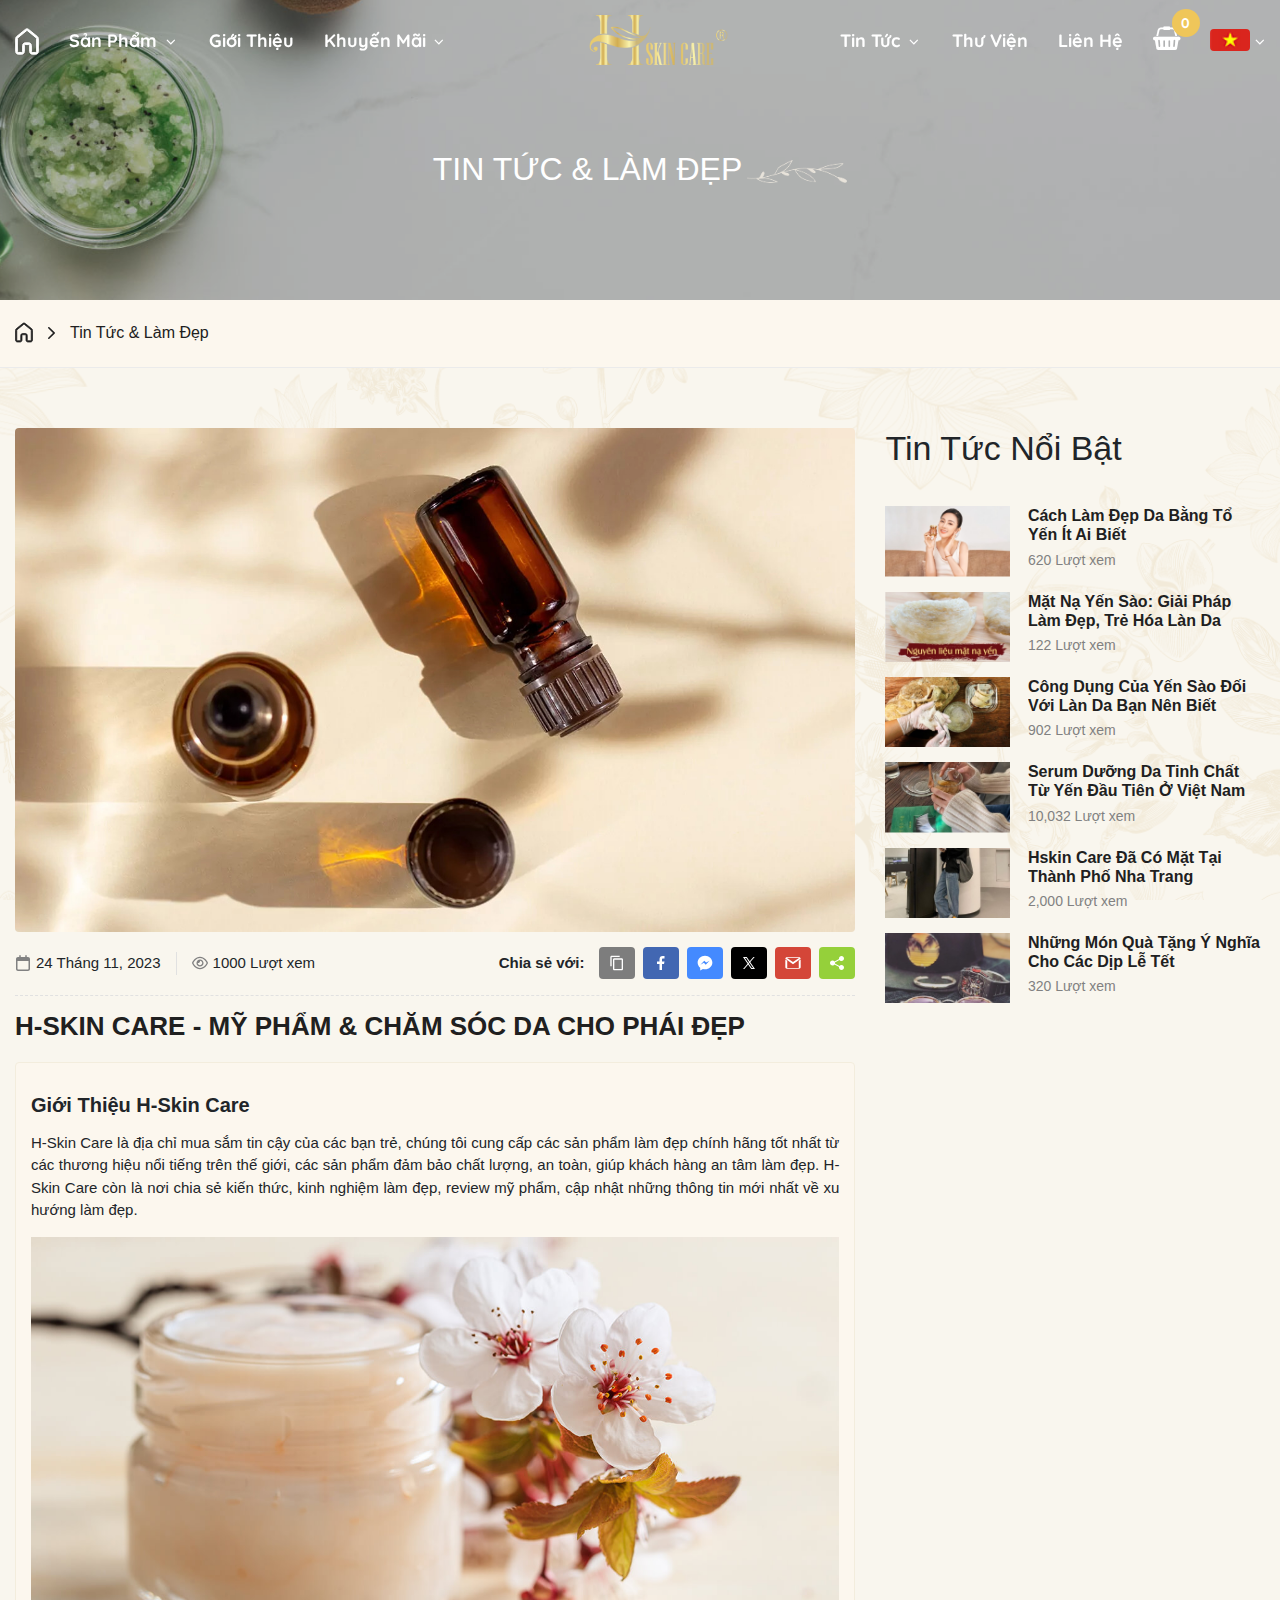
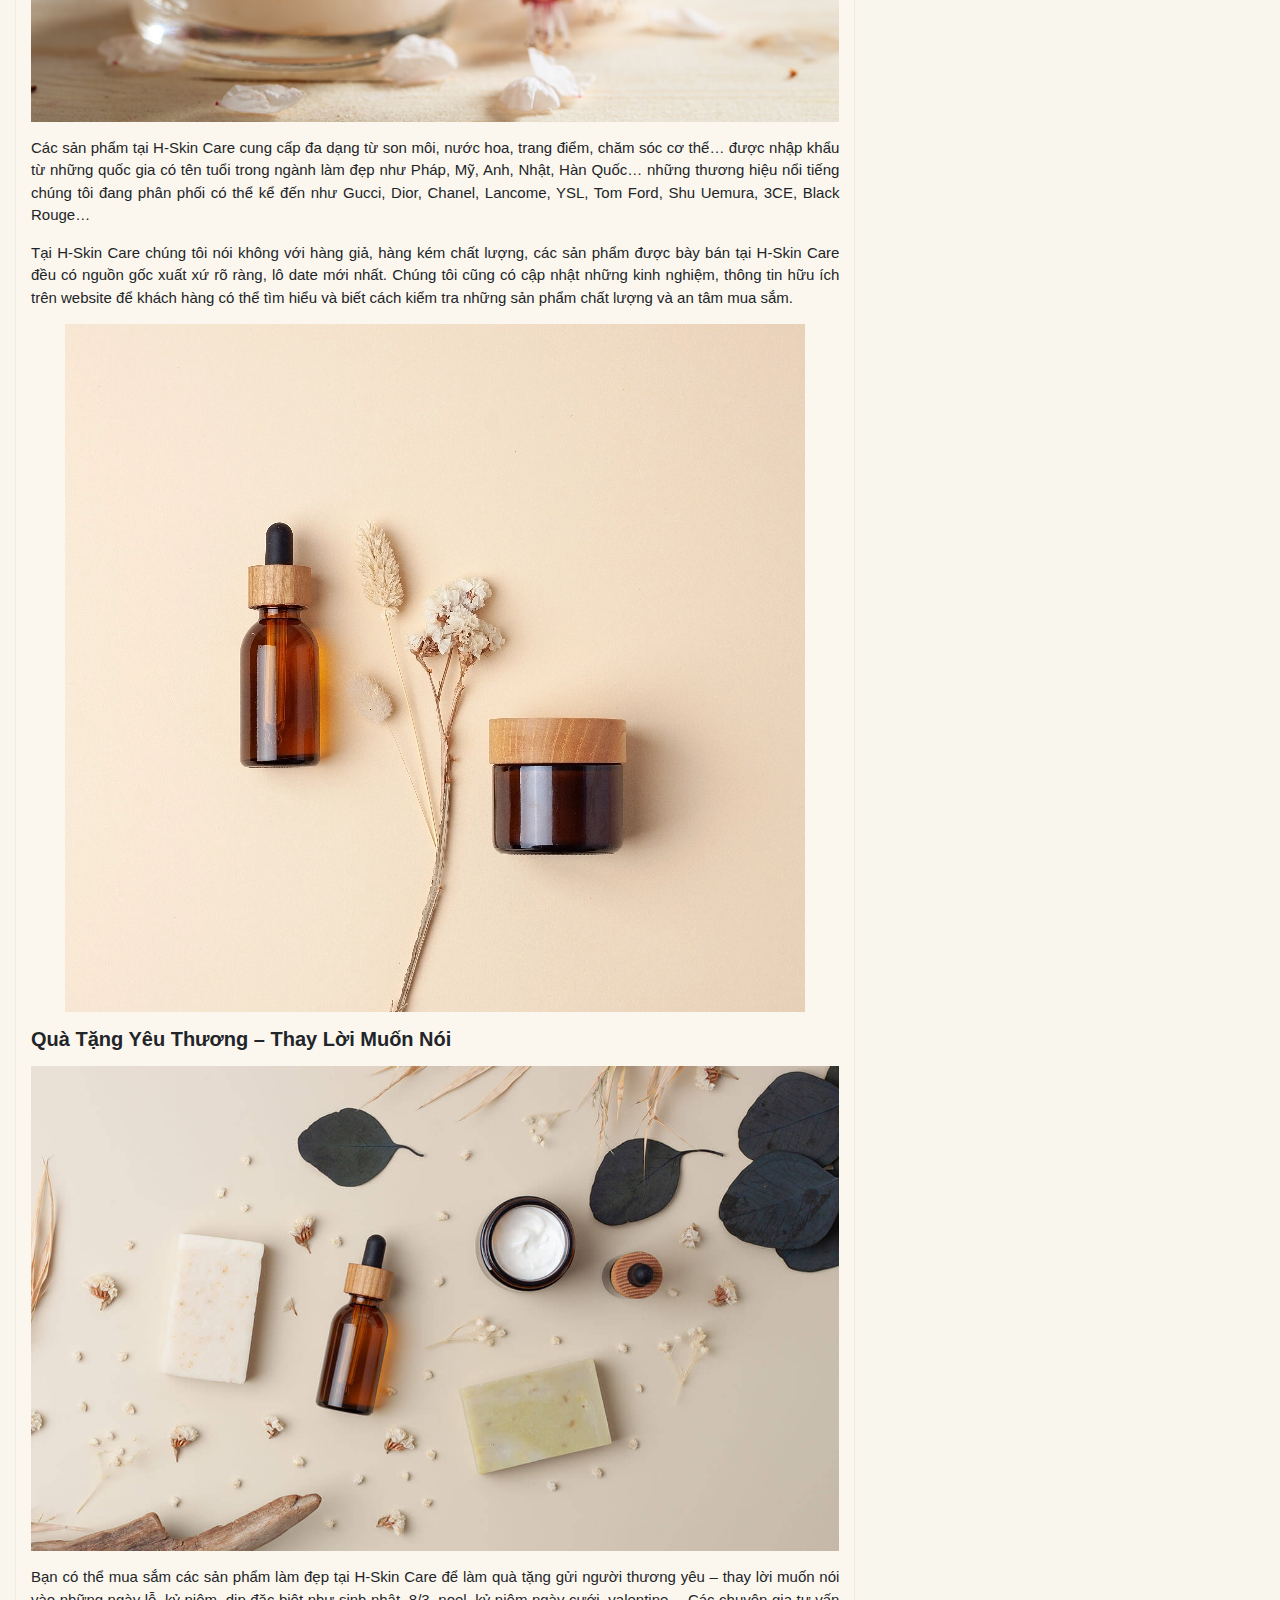
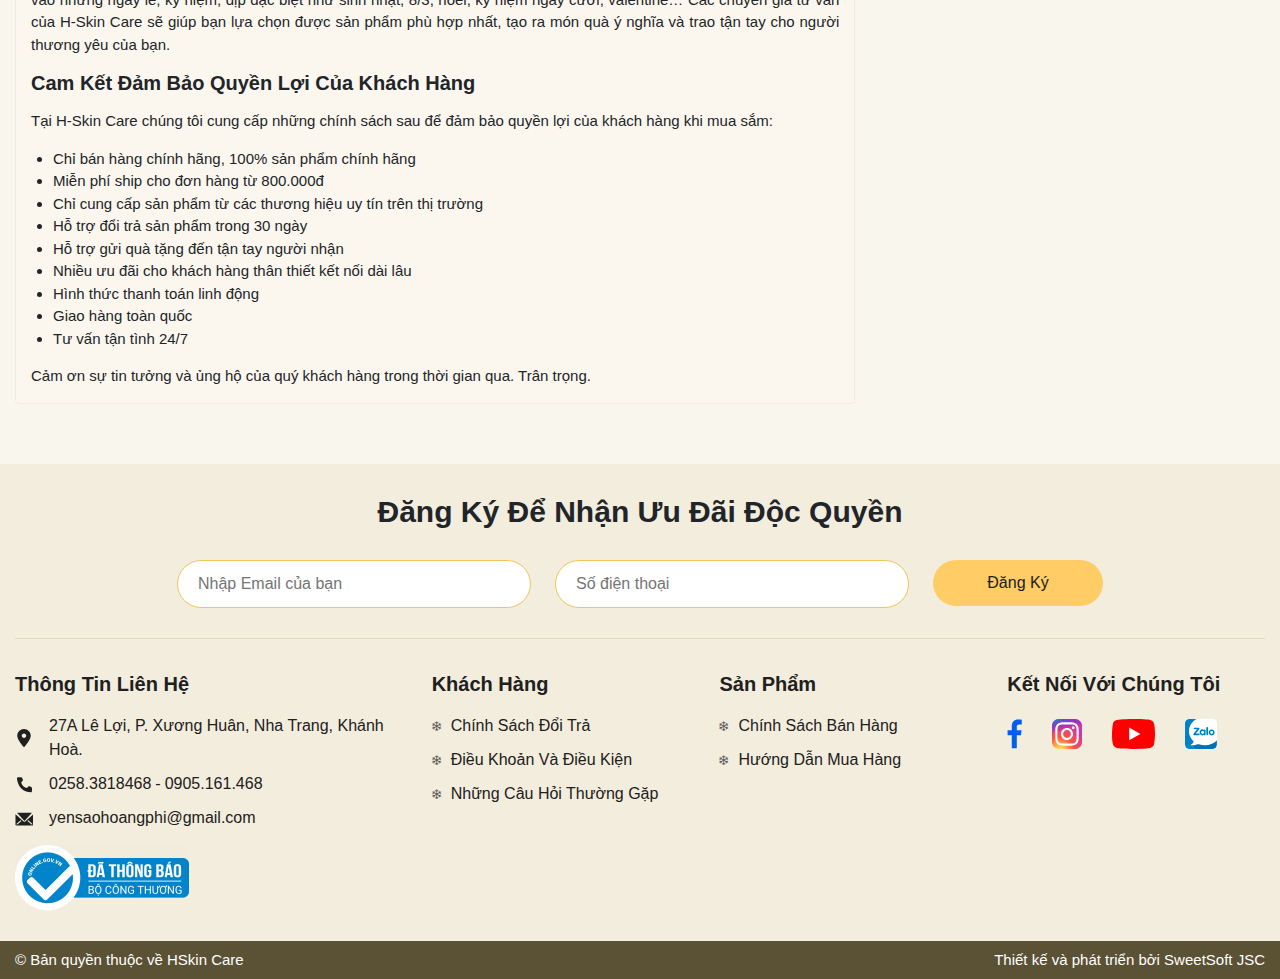
<file: bai-viet.html>
<!DOCTYPE html>
<html lang="en">

<head>
    <meta charset="UTF-8">
    <meta name="viewport" content="width=device-width, initial-scale=1.0">
    <link rel="stylesheet" href="https://www.w3schools.com/w3css/4/w3.css">
    <link rel="stylesheet" href=".//scss/style.css">
    <link rel="stylesheet" href="https://cdn.jsdelivr.net/npm/bootstrap@4.6.2/dist/css/bootstrap.min.css">
    <script src="https://cdn.jsdelivr.net/npm/jquery@3.7.1/dist/jquery.slim.min.js"></script>
    <script src="https://cdn.jsdelivr.net/npm/popper.js@1.16.1/dist/umd/popper.min.js"></script>
    <script src="https://cdn.jsdelivr.net/npm/bootstrap@4.6.2/dist/js/bootstrap.bundle.min.js"></script>
    <link rel="stylesheet" href="https://cdnjs.cloudflare.com/ajax/libs/font-awesome/4.7.0/css/font-awesome.min.css">
    <script src="https://ajax.googleapis.com/ajax/libs/jquery/3.7.1/jquery.min.js"></script>
    <link rel="stylesheet" href="">
    <link rel='shortcut icon' href='./images/background/about-1.png' />
    <title>SkinCare</title>
</head>

<body>
    <header class="header">
        <div class="head">
            <div class="container-xxl">
                <div class="header-top">
                    <ul class="header-top--left">
                        <div class="wrapBtnCtrMenuHeader">
                            <div class="btnCtrMenu">
                                <svg class="iconOpen" aria-hidden="true" focusable="false" role="img"
                                    xmlns="http://www.w3.org/2000/svg" viewbox="0 0 448 512">
                                    <path fill="currentColor"
                                        d="M436 124H12c-6.627 0-12-5.373-12-12V80c0-6.627 5.373-12 12-12h424c6.627 0 12 5.373 12 12v32c0 6.627-5.373 12-12 12zm0 160H12c-6.627 0-12-5.373-12-12v-32c0-6.627 5.373-12 12-12h424c6.627 0 12 5.373 12 12v32c0 6.627-5.373 12-12 12zm0 160H12c-6.627 0-12-5.373-12-12v-32c0-6.627 5.373-12 12-12h424c6.627 0 12 5.373 12 12v32c0 6.627-5.373 12-12 12z">
                                    </path>
                                </svg>

                                <svg class="iconClose" aria-hidden="true" focusable="false" role="img"
                                    xmlns="http://www.w3.org/2000/svg" viewbox="0 0 320 512">
                                    <path fill="currentColor"
                                        d="M193.94 256L296.5 153.44l21.15-21.15c3.12-3.12 3.12-8.19 0-11.31l-22.63-22.63c-3.12-3.12-8.19-3.12-11.31 0L160 222.06 36.29 98.34c-3.12-3.12-8.19-3.12-11.31 0L2.34 120.97c-3.12 3.12-3.12 8.19 0 11.31L126.06 256 2.34 379.71c-3.12 3.12-3.12 8.19 0 11.31l22.63 22.63c3.12 3.12 8.19 3.12 11.31 0L160 289.94 262.56 392.5l21.15 21.15c3.12 3.12 8.19 3.12 11.31 0l22.63-22.63c3.12-3.12 3.12-8.19 0-11.31L193.94 256z">
                                    </path>
                                </svg>
                            </div>
                        </div>

                        <li class="header-top--left-item"><a href="#"><svg width="24" height="27" viewBox="0 0 24 27"
                                    fill="none" xmlns="http://www.w3.org/2000/svg">
                                    <path
                                        d="M10.404 1.40334C10.8541 1.03461 11.4181 0.83313 12 0.83313C12.5819 0.83313 13.1458 1.03461 13.596 1.40334L22.3793 8.56468C22.6782 8.80971 22.9188 9.11812 23.0838 9.4676C23.2488 9.81708 23.334 10.1989 23.3333 10.5853V23.5753C23.3333 25.0067 22.192 26.1667 20.7833 26.1667H17.2166C15.808 26.1667 14.6666 25.0067 14.6666 23.5753V17.4247C14.6666 16.9473 14.2866 16.5607 13.8166 16.5607H10.1833C9.71396 16.5607 9.3333 16.9473 9.3333 17.4247V23.5753C9.3333 25.0067 8.19196 26.1667 6.7833 26.1667H3.21663C1.80863 26.1667 0.666631 25.0067 0.666631 23.5753V10.5853C0.665908 10.1989 0.75113 9.81708 0.916126 9.4676C1.08112 9.11812 1.32176 8.80971 1.62063 8.56468L10.404 1.40334ZM12.532 2.75068C12.3819 2.62785 12.1939 2.56074 12 2.56074C11.806 2.56074 11.6181 2.62785 11.468 2.75068L2.68463 9.91135C2.58497 9.99309 2.50474 10.096 2.44974 10.2125C2.39474 10.3291 2.36636 10.4565 2.36663 10.5853V23.5753C2.36663 24.0527 2.74663 24.4393 3.21663 24.4393H6.7833C7.25263 24.4393 7.6333 24.0527 7.6333 23.5753V17.4247C7.6333 15.9933 8.7753 14.8333 10.1833 14.8333H13.8166C15.2246 14.8333 16.3666 15.9933 16.3666 17.4247V23.5753C16.3666 24.0527 16.7466 24.4393 17.2166 24.4393H20.7833C21.2526 24.4393 21.6333 24.0527 21.6333 23.5753V10.5853C21.6337 10.4565 21.6053 10.3293 21.5503 10.2128C21.4953 10.0963 21.415 9.99356 21.3153 9.91201L12.532 2.75068Z"
                                        fill="currentColor" stroke="currentColor" />
                                </svg></a></li>
                        <li class="header-top--left-item subMenu"><a href="#">Sản phẩm</a>
                            <div class="btnDropdownMenuSub">
                                <i class="fa fa-angle-down" style="font-size:15px; margin: 0 3px"></i>
                            </div>

                            <div class="wrapSubMenuHeader">
                                <ul class="listMenuHeader">
                                    <li class="itemMenuHeader"><a class="linkMenuHeader" href="#"
                                            title="Sửa Rửa Mặt HSkin Care">Sửa Rửa Mặt HSkin Care</a></li>
                                    <li class="itemMenuHeader"><a class="linkMenuHeader" href="#"
                                            title="Kem Tẩy Tế Bào Chết">Kem Tẩy Tế Bào Chết</a></li>
                                    <li class="itemMenuHeader"><a class="linkMenuHeader" href="#"
                                            title="Kem Dưỡng Mắt">Kem Dưỡng Mắt</a></li>
                                    <li class="itemMenuHeader"><a class="linkMenuHeader" href="#"
                                            title="Kem Dưỡng Chống Lão Hóa">Kem Dưỡng Chống Lão Hóa</a></li>
                                    <li class="itemMenuHeader"><a class="linkMenuHeader" href="#"
                                            title="Dưỡng Ẩm Da">Dưỡng Ẩm Da</a></li>
                                </ul>
                            </div>
                        </li>

                        <li class="header-top--left-item"><a href="bai-viet.html">Giới thiệu</a></li>

                        <li class="header-top--left-item subMenu"><a href="#">Khuyến mãi

                            </a>
                            <div class="btnDropdownMenuSub">
                                <i class="fa fa-angle-down" style="font-size:15px; margin: 0 3px"></i>
                            </div>

                            <div class="wrapSubMenuHeader">
                                <ul class="listMenuHeader">
                                    <li class="itemMenuHeader"><a class="linkMenuHeader" href="#"
                                            title="Sửa Rửa Mặt HSkin Care">Sửa Rửa Mặt HSkin Care</a></li>
                                    <li class="itemMenuHeader"><a class="linkMenuHeader" href="#"
                                            title="Kem Tẩy Tế Bào Chết">Kem Tẩy Tế Bào Chết</a></li>
                                    <li class="itemMenuHeader"><a class="linkMenuHeader" href="#"
                                            title="Kem Dưỡng Mắt">Kem Dưỡng Mắt</a></li>
                                    <li class="itemMenuHeader"><a class="linkMenuHeader" href="#"
                                            title="Kem Dưỡng Chống Lão Hóa">Kem Dưỡng Chống Lão Hóa</a></li>
                                    <li class="itemMenuHeader"><a class="linkMenuHeader" href="#"
                                            title="Dưỡng Ẩm Da">Dưỡng Ẩm Da</a></li>
                                </ul>
                            </div>
                        </li>
                    </ul>
                    <a href="index.html" title="Logo" class="logo"><img src="./images/logo/logo.png" alt="#"></a>
                    <ul class="header-top--right">
                        <li class="header-top--right-item subMenu"><a href="#">Tin tức</a>
                            <div class="btnDropdownMenuSub">
                                <i class="fa fa-angle-down" style="font-size:15px; margin: 0 3px"></i>
                            </div>

                            <div class="wrapSubMenuHeader">
                                <ul class="listMenuHeader">
                                    <li class="itemMenuHeader"><a class="linkMenuHeader" href="#"
                                            title="Sửa Rửa Mặt HSkin Care">Tin Tức Khuyến Mãi</a></li>
                                    <li class="itemMenuHeader"><a class="linkMenuHeader" href="#"
                                            title="Kem Tẩy Tế Bào Chết">Tin Tức Làm Đẹp</a></li>
                                    <li class="itemMenuHeader"><a class="linkMenuHeader" href="#"
                                            title="Kem Dưỡng Mắt">Tin Tức Mới</a></li>
                                    <li class="itemMenuHeader"><a class="linkMenuHeader" href="#"
                                            title="Kem Dưỡng Chống Lão Hóa">Tin Tức Nổi Bật</a></li>
                                </ul>
                            </div>

                        </li>
                        <li class="header-top--right-item"><a href="thu-vien-anh.html">Thư viện</a></li>
                        <li class="header-top--right-item"><a href="#contact">Liên hệ</a></li>
                        <li class="header-top--right-item wrap-cart-header wrapCart">
                            <div class="" data-bs-toggle="dropdown">
                                <i class="fa fa-shopping-basket" style="font-size:24px;"></i>
                                <div class="text-qtt">0</div>
                            </div>

                            <div class="wrapHeaderCart dropdown-menu dropdown-menu-lg dropdown-menu-start p-0">
                                <div class="wrapList">
                                    <ul>
                                    </ul>
                                </div>
                            </div>
                        </li>
                        <li class="header-top--right-item header-language">
                            <div class="language-content">
                                <div class="language-btn"><img src="images/language/vi.jpg" alt="Việt Nam">
                                    <div class="dropdown-btn">
                                        <i class="fa fa-angle-down" style="font-size:15px;"></i>
                                    </div>
                                </div>

                                <div class="dropdown-languge">
                                    <div class="content-list">
                                        <a href="javascript:void(0);" title="Việt Nam"><img src="images/language/vi.jpg"
                                                alt="Việt Nam"></a>
                                        <a href="javascript:void(0);" title="English"><img src="images/language/en.jpg"
                                                alt="English"></a>
                                    </div>
                                </div>
                            </div>
                        </li>
                    </ul>
                </div>
            </div>
        </div>
        <nav class="wrap-menu-mobile">
            <ul class="menu-list">
                <li class="menu-item">
                    <a class="link-item" href="#">Trang chủ</a>
                </li>
                <li class="menu-item">
                    <a class="link-item" href="#">Sản phẩm</a>

                    <div class="btnDropdownMenuSub">
                        <i class="fa fa-angle-down" style="font-size:15px; margin: 0 3px"></i>
                    </div>

                    <div class="wrapSubMenuHeader">
                        <ul class="listMenuHeader">
                            <li class="itemMenuHeader"><a class="linkMenuHeader" href="#"
                                    title="Sửa Rửa Mặt HSkin Care">Tin Tức Khuyến Mãi</a></li>
                            <li class="itemMenuHeader"><a class="linkMenuHeader" href="#"
                                    title="Kem Tẩy Tế Bào Chết">Tin Tức Làm Đẹp</a></li>
                            <li class="itemMenuHeader"><a class="linkMenuHeader" href="#"
                                    title="Kem Dưỡng Mắt">Tin Tức Mới</a></li>
                            <li class="itemMenuHeader"><a class="linkMenuHeader" href="#"
                                    title="Kem Dưỡng Chống Lão Hóa">Tin Tức Nổi Bật</a></li>
                        </ul>
                    </div>
                </li>
                <li class="menu-item">
                    <a class="link-item" href="bai-viet.html">Giới thiệu</a>
                </li>
                <li class="menu-item">
                    <a class="link-item" href="#">Khuyến mãi</a>
                </li>
                <li class="menu-item">
                    <a class="link-item" href="tin-tuc.html">Tin tức</a>
                </li>
                <li class="menu-item">
                    <a class="link-item" href="thu-vien-anh.html">Thư Viện</a>
                </li>
                <li class="menu-item">
                    <a class="link-item" href="#">Liên hệ</a>
                </li>
            </ul>
        </nav>

        <div class="wrap-bg-menu-mobile"></div>
    </header>



    <main class="wrapNewsDetailLayout">
        <div class="bgSection" style="background-image: url(./images/background/1.png);">

        </div>
        <div class="wrapBreadcrumb titleCenter">
            <div class="position-relative">
                <div class="wrapImgItem">
                    <div class="wrapImgResize"><img src="./images/breadcrumb/4.jpg" alt="Tin tức &amp; làm đẹp" /></div>
                </div>
                <div class="wrapTitle">
                    <h1 class="titleMain">Tin tức &amp; làm đẹp<img src="./images/logo/bough-logo.png"
                            alt="bough logo" />
                    </h1>
                </div>
            </div>
            <div class="contentText">
                <div class="container-xxl">
                    <div class="clearfix contentItem">
                        <div class="wrapMenu"><a class="linkItem" href="index.html" title="Trang Chủ"><span><svg
                                        width="24" height="27" viewBox="0 0 24 27" fill="none"
                                        xmlns="http://www.w3.org/2000/svg">
                                        <path
                                            d="M10.404 1.40334C10.8541 1.03461 11.4181 0.83313 12 0.83313C12.5819 0.83313 13.1458 1.03461 13.596 1.40334L22.3793 8.56468C22.6782 8.80971 22.9188 9.11812 23.0838 9.4676C23.2488 9.81708 23.334 10.1989 23.3333 10.5853V23.5753C23.3333 25.0067 22.192 26.1667 20.7833 26.1667H17.2166C15.808 26.1667 14.6666 25.0067 14.6666 23.5753V17.4247C14.6666 16.9473 14.2866 16.5607 13.8166 16.5607H10.1833C9.71396 16.5607 9.3333 16.9473 9.3333 17.4247V23.5753C9.3333 25.0067 8.19196 26.1667 6.7833 26.1667H3.21663C1.80863 26.1667 0.666631 25.0067 0.666631 23.5753V10.5853C0.665908 10.1989 0.75113 9.81708 0.916126 9.4676C1.08112 9.11812 1.32176 8.80971 1.62063 8.56468L10.404 1.40334ZM12.532 2.75068C12.3819 2.62785 12.1939 2.56074 12 2.56074C11.806 2.56074 11.6181 2.62785 11.468 2.75068L2.68463 9.91135C2.58497 9.99309 2.50474 10.096 2.44974 10.2125C2.39474 10.3291 2.36636 10.4565 2.36663 10.5853V23.5753C2.36663 24.0527 2.74663 24.4393 3.21663 24.4393H6.7833C7.25263 24.4393 7.6333 24.0527 7.6333 23.5753V17.4247C7.6333 15.9933 8.7753 14.8333 10.1833 14.8333H13.8166C15.2246 14.8333 16.3666 15.9933 16.3666 17.4247V23.5753C16.3666 24.0527 16.7466 24.4393 17.2166 24.4393H20.7833C21.2526 24.4393 21.6333 24.0527 21.6333 23.5753V10.5853C21.6337 10.4565 21.6053 10.3293 21.5503 10.2128C21.4953 10.0963 21.415 9.99356 21.3153 9.91201L12.532 2.75068Z"
                                            fill="currentColor" stroke="currentColor" />
                                    </svg></span><svg width="7" height="12" viewBox="0 0 7 12" fill="none"
                                    xmlns="http://www.w3.org/2000/svg">
                                    <path
                                        d="M0.242496 11.7628C0.0808333 11.6047 1.99631e-06 11.4176 1.95849e-06 11.2013C1.92068e-06 10.985 0.0808331 10.798 0.242496 10.6403L4.97921 6.00791L0.226328 1.35968C0.0754427 1.21212 1.79683e-07 1.02767 1.40982e-07 0.806324C1.02281e-07 0.58498 0.0808313 0.395257 0.242494 0.237154C0.404156 0.0790513 0.595565 -1.04132e-07 0.816719 -1.428e-07C1.03787 -1.81468e-07 1.22907 0.0790512 1.3903 0.237154L6.82216 5.56522C6.88683 5.62846 6.93274 5.69697 6.9599 5.77075C6.98706 5.84453 7.00042 5.92358 6.99999 6.0079C6.99999 6.09223 6.98641 6.17128 6.95925 6.24506C6.93209 6.31884 6.88639 6.38735 6.82216 6.45059L1.37413 11.7787C1.22325 11.9262 1.03723 12 0.816074 12C0.59492 12 0.403727 11.9209 0.242496 11.7628Z"
                                        fill="currentColor" />
                                </svg></a><a class="linkItem titleLineSlide" href="javascript:void(0);"
                                title="Tin tức &amp; làm đẹp">Tin tức &amp; làm đẹp<svg width="7" height="12"
                                    viewBox="0 0 7 12" fill="none" xmlns="http://www.w3.org/2000/svg">
                                    <path
                                        d="M0.242496 11.7628C0.0808333 11.6047 1.99631e-06 11.4176 1.95849e-06 11.2013C1.92068e-06 10.985 0.0808331 10.798 0.242496 10.6403L4.97921 6.00791L0.226328 1.35968C0.0754427 1.21212 1.79683e-07 1.02767 1.40982e-07 0.806324C1.02281e-07 0.58498 0.0808313 0.395257 0.242494 0.237154C0.404156 0.0790513 0.595565 -1.04132e-07 0.816719 -1.428e-07C1.03787 -1.81468e-07 1.22907 0.0790512 1.3903 0.237154L6.82216 5.56522C6.88683 5.62846 6.93274 5.69697 6.9599 5.77075C6.98706 5.84453 7.00042 5.92358 6.99999 6.0079C6.99999 6.09223 6.98641 6.17128 6.95925 6.24506C6.93209 6.31884 6.88639 6.38735 6.82216 6.45059L1.37413 11.7787C1.22325 11.9262 1.03723 12 0.816074 12C0.59492 12 0.403727 11.9209 0.242496 11.7628Z"
                                        fill="#323232" />
                                </svg></a>
                        </div>
                    </div>
                </div>
            </div>
        </div>
        <div class="wrapContent2">
            <div class="container-xxl">
                <section>
                    <div class="newsDetailTwo">
                        <div class="row">
                            <div class="col-lg-8 col-sm-12 col-xs-12 colText">
                                <div class="wrapContent">
                                    <div class="wrapMainImg"><img src="images/posts/1.jpg"
                                            alt="HSkin Care - Mỹ phẩm &amp; chăm sóc da cho phái đẹp"></div>
                                    <div class="wrapInfo">
                                        <div class="listTimeAndView">
                                            <div class="wrapIconAndText">
                                                <div class="icon"> <svg fill="currentColor"
                                                        xmlns="http://www.w3.org/2000/svg" viewBox="0 0 448 512">
                                                        <path
                                                            d="M152 64H296V24C296 10.75 306.7 0 320 0C333.3 0 344 10.75 344 24V64H384C419.3 64 448 92.65 448 128V448C448 483.3 419.3 512 384 512H64C28.65 512 0 483.3 0 448V128C0 92.65 28.65 64 64 64H104V24C104 10.75 114.7 0 128 0C141.3 0 152 10.75 152 24V64zM48 448C48 456.8 55.16 464 64 464H384C392.8 464 400 456.8 400 448V192H48V448z" />
                                                    </svg>
                                                </div>24 Tháng 11, 2023
                                            </div>
                                            <div class="wrapIconAndText">
                                                <div class="icon"> <svg fill="currentColor"
                                                        xmlns="http://www.w3.org/2000/svg" viewBox="0 0 576 512">
                                                        <path
                                                            d="M160 256C160 185.3 217.3 128 288 128C358.7 128 416 185.3 416 256C416 326.7 358.7 384 288 384C217.3 384 160 326.7 160 256zM288 336C332.2 336 368 300.2 368 256C368 211.8 332.2 176 288 176C287.3 176 286.7 176 285.1 176C287.3 181.1 288 186.5 288 192C288 227.3 259.3 256 224 256C218.5 256 213.1 255.3 208 253.1C208 254.7 208 255.3 208 255.1C208 300.2 243.8 336 288 336L288 336zM95.42 112.6C142.5 68.84 207.2 32 288 32C368.8 32 433.5 68.84 480.6 112.6C527.4 156 558.7 207.1 573.5 243.7C576.8 251.6 576.8 260.4 573.5 268.3C558.7 304 527.4 355.1 480.6 399.4C433.5 443.2 368.8 480 288 480C207.2 480 142.5 443.2 95.42 399.4C48.62 355.1 17.34 304 2.461 268.3C-.8205 260.4-.8205 251.6 2.461 243.7C17.34 207.1 48.62 156 95.42 112.6V112.6zM288 80C222.8 80 169.2 109.6 128.1 147.7C89.6 183.5 63.02 225.1 49.44 256C63.02 286 89.6 328.5 128.1 364.3C169.2 402.4 222.8 432 288 432C353.2 432 406.8 402.4 447.9 364.3C486.4 328.5 512.1 286 526.6 256C512.1 225.1 486.4 183.5 447.9 147.7C406.8 109.6 353.2 80 288 80V80z" />
                                                    </svg>
                                                </div>1000 Lượt xem
                                            </div>
                                        </div>
                                        <div class="infoShare">
                                            <div class="wrapShare mt-0">
                                                <p class="titleShare">Chia sẻ với:</p>
                                                <div class="share-inline-share-buttons"></div>
                                            </div>
                                        </div>
                                    </div>
                                    <h2 class="mainTitle">H-Skin Care - Mỹ phẩm & chăm sóc da cho phái đẹp</h2>
                                    <div class="wrapTextEditor">
                                        <h4>Giới thiệu H-Skin Care</h4>
                                        <p>H-Skin Care là địa chỉ mua sắm tin cậy của các bạn trẻ, chúng tôi cung cấp
                                            các sản phẩm làm đẹp chính hãng tốt nhất từ các thương hiệu nổi tiếng trên
                                            thế giới, các sản phẩm đảm bảo chất lượng, an toàn, giúp khách hàng an tâm
                                            làm đẹp. H-Skin Care còn là nơi chia sẻ kiến thức, kinh nghiệm làm đẹp,
                                            review mỹ phẩm, cập nhật những thông tin mới nhất về xu hướng làm đẹp.</p>
                                        <img src="images/posts/2.jpg"
                                            alt="HSkin Care - Mỹ phẩm &amp; chăm sóc da cho phái đẹp">

                                        <p>Các sản phẩm tại H-Skin Care cung cấp đa dạng từ son môi, nước hoa, trang
                                            điểm, chăm sóc cơ thể… được nhập khẩu từ những quốc gia có tên tuổi trong
                                            ngành làm đẹp như Pháp, Mỹ, Anh, Nhật, Hàn Quốc… những thương hiệu nổi tiếng
                                            chúng tôi đang phân phối có thể kể đến như Gucci, Dior, Chanel, Lancome,
                                            YSL, Tom Ford, Shu Uemura, 3CE, Black Rouge…</p>
                                        <p>Tại H-Skin Care chúng tôi nói không với hàng giả, hàng kém chất lượng, các
                                            sản phẩm được bày bán tại H-Skin Care đều có nguồn gốc xuất xứ rõ ràng, lô
                                            date mới nhất. Chúng tôi cũng có cập nhật những kinh nghiệm, thông tin hữu
                                            ích trên website để khách hàng có thể tìm hiểu và biết cách kiểm tra những
                                            sản phẩm chất lượng và an tâm mua sắm.</p><img src="images/posts/3.jpg"
                                            alt="HSkin Care - Mỹ phẩm &amp; chăm sóc da cho phái đẹp">

                                        <h4>Quà tặng yêu thương – thay lời muốn nói</h4><img src="images/posts/4.jpg"
                                            alt="HSkin Care - Mỹ phẩm &amp; chăm sóc da cho phái đẹp">
                                        <p>Bạn có thể mua sắm các sản phẩm làm đẹp tại H-Skin Care để làm quà tặng gửi
                                            người thương yêu – thay lời muốn nói vào những ngày lễ, kỷ niệm, dịp đặc
                                            biệt như sinh nhật, 8/3, noel, kỷ niệm ngày cưới, valentine… Các chuyên gia
                                            tư vấn của H-Skin Care sẽ giúp bạn lựa chọn được sản phẩm phù hợp nhất, tạo
                                            ra món quà ý nghĩa và trao tận tay cho người thương yêu của bạn. </p>

                                        <h4>Cam kết đảm bảo quyền lợi của khách hàng</h4>
                                        <p>Tại H-Skin Care chúng tôi cung cấp những chính sách sau để đảm bảo quyền lợi
                                            của khách hàng khi mua sắm:</p>
                                        <ul>
                                            <li>Chỉ bán hàng chính hãng, 100% sản phẩm chính hãng</li>
                                            <li>Miễn phí ship cho đơn hàng từ 800.000đ</li>
                                            <li>Chỉ cung cấp sản phẩm từ các thương hiệu uy tín trên thị trường</li>
                                            <li>Hỗ trợ đổi trả sản phẩm trong 30 ngày</li>
                                            <li>Hỗ trợ gửi quà tặng đến tận tay người nhận</li>
                                            <li>Nhiều ưu đãi cho khách hàng thân thiết kết nối dài lâu</li>
                                            <li>Hình thức thanh toán linh động</li>
                                            <li>Giao hàng toàn quốc</li>
                                            <li>Tư vấn tận tình 24/7</li>
                                        </ul>
                                        <p>Cảm ơn sự tin tưởng và ủng hộ của quý khách hàng trong thời gian qua. Trân
                                            trọng.</p>

                                    </div>
                                    
                                </div>
                            </div>

                            <div class="col-lg-4 col-sm-12 col-xs-12 colPost">
                                <div class="wrapServicePost">
                                    <div class="wrapListPost">
                                        <div class="titleSection">
                                            <h3 class="titleMain">tin tức nổi bật</h3>
                                        </div>
                                        <div class="row">
                                            <div class="wrapPost col-12 col-sm-6 col-lg-12"><a
                                                    class="colItem d-flex wrapEffect1" href="bai-viet.html"
                                                    title="Cách làm đẹp da bằng tổ yến ít ai biết">
                                                    <div class="wrapImg">
                                                        <div class="position-relative overflow-hidden">
                                                            <div class="wrapImgResize img16And9"> <img
                                                                    src="images/blog/1.jpg"
                                                                    alt="Cách làm đẹp da bằng tổ yến ít ai biết"></div>
                                                        </div>
                                                    </div>
                                                    <div class="wrapContent">
                                                        <h4 class="titleItem">Cách làm đẹp da bằng tổ yến ít ai biết
                                                        </h4>
                                                        <div class="wrapIconAndText">620 Lượt xem</div>
                                                    </div>
                                                </a></div>
                                            <div class="wrapPost col-12 col-sm-6 col-lg-12"><a
                                                    class="colItem d-flex wrapEffect1" href="bai-viet.html"
                                                    title="Mặt nạ yến sào: Giải pháp làm đẹp, trẻ hóa làn da">
                                                    <div class="wrapImg">
                                                        <div class="position-relative overflow-hidden">
                                                            <div class="wrapImgResize img16And9"> <img
                                                                    src="images/blog/2.jpg"
                                                                    alt="Mặt nạ yến sào: Giải pháp làm đẹp, trẻ hóa làn da">
                                                            </div>
                                                        </div>
                                                    </div>
                                                    <div class="wrapContent">
                                                        <h4 class="titleItem">Mặt nạ yến sào: Giải pháp làm đẹp, trẻ hóa
                                                            làn da</h4>
                                                        <div class="wrapIconAndText">122 Lượt xem</div>
                                                    </div>
                                                </a></div>
                                            <div class="wrapPost col-12 col-sm-6 col-lg-12"><a
                                                    class="colItem d-flex wrapEffect1" href="bai-viet.html"
                                                    title="Công dụng của yến sào đối với làn da bạn nên biết">
                                                    <div class="wrapImg">
                                                        <div class="position-relative overflow-hidden">
                                                            <div class="wrapImgResize img16And9"> <img
                                                                    src="images/blog/3.jpg"
                                                                    alt="Công dụng của yến sào đối với làn da bạn nên biết">
                                                            </div>
                                                        </div>
                                                    </div>
                                                    <div class="wrapContent">
                                                        <h4 class="titleItem">Công dụng của yến sào đối với làn da bạn
                                                            nên biết</h4>
                                                        <div class="wrapIconAndText">902 Lượt xem</div>
                                                    </div>
                                                </a></div>
                                            <div class="wrapPost col-12 col-sm-6 col-lg-12"><a
                                                    class="colItem d-flex wrapEffect1" href="bai-viet.html"
                                                    title="serum dưỡng da tinh chất từ yến đầu tiên ở việt nam">
                                                    <div class="wrapImg">
                                                        <div class="position-relative overflow-hidden">
                                                            <div class="wrapImgResize img16And9"> <img
                                                                    src="images/news/1.jpg"
                                                                    alt="serum dưỡng da tinh chất từ yến đầu tiên ở việt nam">
                                                            </div>
                                                        </div>
                                                    </div>
                                                    <div class="wrapContent">
                                                        <h4 class="titleItem">serum dưỡng da tinh chất từ yến đầu tiên ở
                                                            việt nam</h4>
                                                        <div class="wrapIconAndText">10,032 Lượt xem</div>
                                                    </div>
                                                </a></div>
                                            <div class="wrapPost col-12 col-sm-6 col-lg-12"><a
                                                    class="colItem d-flex wrapEffect1" href="bai-viet.html"
                                                    title="hskin Care đã có mặt tại thành phố nha trang">
                                                    <div class="wrapImg">
                                                        <div class="position-relative overflow-hidden">
                                                            <div class="wrapImgResize img16And9"> <img
                                                                    src="images/news/2.jpg"
                                                                    alt="hskin Care đã có mặt tại thành phố nha trang">
                                                            </div>
                                                        </div>
                                                    </div>
                                                    <div class="wrapContent">
                                                        <h4 class="titleItem">hskin Care đã có mặt tại thành phố nha
                                                            trang</h4>
                                                        <div class="wrapIconAndText">2,000 Lượt xem</div>
                                                    </div>
                                                </a></div>
                                            <div class="wrapPost col-12 col-sm-6 col-lg-12"><a
                                                    class="colItem d-flex wrapEffect1" href="bai-viet.html"
                                                    title="những món quà tặng ý nghĩa cho các dịp lễ tết">
                                                    <div class="wrapImg">
                                                        <div class="position-relative overflow-hidden">
                                                            <div class="wrapImgResize img16And9"> <img
                                                                    src="images/news/3.jpg"
                                                                    alt="những món quà tặng ý nghĩa cho các dịp lễ tết">
                                                            </div>
                                                        </div>
                                                    </div>
                                                    <div class="wrapContent">
                                                        <h4 class="titleItem">những món quà tặng ý nghĩa cho các dịp lễ
                                                            tết</h4>
                                                        <div class="wrapIconAndText">320 Lượt xem</div>
                                                    </div>
                                                </a></div>
                                        </div>
                                    </div>
                                </div>
                            </div>
                        </div>
                    </div>
                </section>
            </div>
        </div>
    </main>
    <footer class="footer" id="contact">
        <div class="contentMain bgColorFooter">
            <div class="container-xxl">
                <div class="contentItem">
                    <div class="wrapSubscribe">
                        <h3 class="titleMain">Đăng Ký để nhận ưu đãi độc quyền</h3>
                    </div>
                    <div class="frmFooter">
                        <div class="formContent">
                            <div class="inputGroupItem">
                                <input class="inputItem" type="text" placeholder="Nhập Email của bạn">
                            </div>
                        </div>
                        <div class="formContent">
                            <div class="inputGroupItem">
                                <input class="inputItem" type="text" placeholder="Số điện thoại">
                            </div>
                        </div>
                        <button class="btnSend but" data-bs-toggle="modal" data-bs-target="#modalSubcribe">Đăng
                            Ký</button>
                    </div>
                </div>

                <hr class="separator">
                <div class="contentItem">
                    <div class="row rowList">


                        <div class="col-sm-6 col-xl colItem">
                            <div class="contentCol v1">
                                <div class="titleFooter">thông tin liên hệ</div>
                                <div class="wrapMenu wrapContact wrapIconAndText"><a class="linkItem"
                                        href="https://maps.app.goo.gl/rZnc5nW8ar8JgFZa9"
                                        title="27A Lê Lợi, P. Xương Huân, Nha Trang, Khánh Hoà." target="_blank"><svg
                                            fill="currentColor" xmlns="http://www.w3.org/2000/svg"
                                            viewBox="0 0 384 512">
                                            <path
                                                d="M215.7 499.2C267 435 384 279.4 384 192C384 86 298 0 192 0S0 86 0 192c0 87.4 117 243 168.3 307.2c12.3 15.3 35.1 15.3 47.4 0zM192 256c-35.3 0-64-28.7-64-64s28.7-64 64-64s64 28.7 64 64s-28.7 64-64 64z" />
                                        </svg><span>27A Lê Lợi, P. Xương Huân, Nha Trang, Khánh Hoà.</span></a>
                                    <div class="linkItem"><svg width="24" height="24" viewBox="0 0 24 24" fill="none"
                                            xmlns="http://www.w3.org/2000/svg">
                                            <path
                                                d="M15.976 17.2139L17.6989 15.491C17.931 15.2618 18.2246 15.1049 18.5441 15.0394C18.8635 14.9739 19.1952 15.0025 19.4987 15.1218L21.5985 15.9602C21.9052 16.0847 22.1683 16.2972 22.3544 16.5709C22.5406 16.8447 22.6415 17.1674 22.6445 17.4985V21.3442C22.6427 21.5694 22.5954 21.7919 22.5054 21.9983C22.4153 22.2047 22.2844 22.3908 22.1206 22.5453C21.9568 22.6998 21.7634 22.8195 21.552 22.8973C21.3407 22.9751 21.1158 23.0093 20.8909 22.9979C6.1771 22.0826 3.20819 9.62239 2.64672 4.85368C2.62065 4.6195 2.64447 4.38246 2.71659 4.15814C2.78872 3.93383 2.90752 3.72733 3.06519 3.55223C3.22285 3.37713 3.4158 3.23739 3.63135 3.14222C3.84689 3.04704 4.08015 2.99859 4.31577 3.00003H8.03075C8.36226 3.00101 8.68589 3.10115 8.96003 3.28756C9.23416 3.47397 9.44626 3.73814 9.56904 4.04607L10.4074 6.14584C10.5307 6.44817 10.5621 6.78011 10.4978 7.10021C10.4335 7.4203 10.2763 7.71436 10.0459 7.94565L8.32302 9.66854C8.32302 9.66854 9.31522 16.3832 15.976 17.2139Z"
                                                fill="currentColor" />
                                        </svg><span> <a href="tel:02583818468"
                                                title="0258.3818468">0258.3818468</a><span
                                                style="margin: 0 4px;">-</span></span><span> <a href="tel:0905161468"
                                                title="0905.161.468">0905.161.468</a></span>
                                    </div><a class="linkItem" href="mailto:myphamhskincare@gmail.com"
                                        title="myphamhskincare@gmail.com" target=""><svg width="24" height="24"
                                            viewBox="0 0 24 24" fill="none" xmlns="http://www.w3.org/2000/svg">
                                            <g clip-path="url(#clip0_5663_11320)">
                                                <path
                                                    d="M22.6365 5.008C22.5423 4.99733 22.4473 4.99733 22.3531 5.008H3.00275C2.87873 5.0101 2.75553 5.03054 2.63647 5.06877L12.6227 16L22.6365 5.008Z"
                                                    fill="currentColor" />
                                                <path
                                                    d="M24.5465 7L13.6265 16.6196C13.3454 16.8668 12.9653 17.0055 12.569 17.0055C12.1727 17.0055 11.7925 16.8668 11.5115 16.6196L0.688975 7.07298C0.655704 7.18114 0.638064 7.2926 0.636475 7.40469V20.6732C0.636475 21.0251 0.79451 21.3625 1.07581 21.6114C1.35712 21.8602 1.73865 22 2.13647 22H23.1365C23.5343 22 23.9158 21.8602 24.1971 21.6114C24.4784 21.3625 24.6365 21.0251 24.6365 20.6732V7.40469C24.6305 7.26647 24.6001 7.12992 24.5465 7V7ZM3.16397 20.6732H2.12147V19.7245L7.57397 14.9412L8.63147 15.8766L3.16397 20.6732ZM23.1215 20.6732H22.0715L16.604 15.8766L17.6615 14.9412L23.114 19.7245L23.1215 20.6732Z"
                                                    fill="currentColor" />
                                            </g>
                                            <defs>
                                                <clipPath id="clip0_5663_11320">
                                                    <rect width="24" height="24" fill="white" />
                                                </clipPath>
                                            </defs>
                                        </svg><span>yensaohoangphi@gmail.com</span></a>
                                </div>
                            </div>
                        </div>

                        <div class="col-sm-6 col-xl colItem">
                            <div class="contentCol v2">
                                <div class="titleFooter">Khách hàng</div>
                                <div class="wrapMenu"><a class="linkItem" href="javascript:void(0);"
                                        title="Chính sách đổi trả"><i class="fa fa-snowflake-o"
                                            style="font-size:10px; color: #555555; margin-right: 10px"></i><span>Chính
                                            sách đổi trả</span></a><a class="linkItem" href="javascript:void(0);"
                                        title="Điều khoản và điều kiện"><i class="fa fa-snowflake-o"
                                            style="font-size:10px; color: #555555; margin-right: 10px"></i><span>Điều
                                            khoản và điều kiện</span></a><a class="linkItem" href="javascript:void(0);"
                                        title="Những câu hỏi thường gặp"><i class="fa fa-snowflake-o"
                                            style="font-size:10px; color: #555555; margin-right: 10px"></i><span>Những
                                            câu hỏi thường gặp</span></a>
                                </div>
                            </div>
                        </div>

                        <div class="col-sm-6 col-xl colItem">
                            <div class="contentCol v3">
                                <div class="titleFooter">sản phẩm</div>

                                <div class="wrapMenu"><a class="linkItem" href="javascript:void(0);"
                                        title="Chính sách bán hàng"><i class="fa fa-snowflake-o"
                                            style="font-size:10px; color: #555555; margin-right: 10px"></i><span>Chính
                                            sách bán hàng</span></a><a class="linkItem" href="javascript:void(0);"
                                        title="Hướng dẫn mua hàng"><i class="fa fa-snowflake-o"
                                            style="font-size:10px; color: #555555; margin-right: 10px"></i><span>Hướng
                                            dẫn mua hàng</span></a>
                                </div>
                            </div>
                        </div>

                        <div class="col-sm-6 col-xl colItem">
                            <div class="contentCol v4">
                                <div class="titleFooter">Kết nối với chúng tôi</div>
                                <div class="clearfix wrapSocial">
                                    <div class="listItem"><a class="linkItem" href="javascript:void(0);"><img
                                                src="./images/Icons-svg/socials-footer/facebook.svg"
                                                alt="Facebook"></a><a class="linkItem" href="javascript:void(0);"><img
                                                src="./images/Icons-svg/socials-footer/instagram.svg"
                                                alt="Instagram"></a><a class="linkItem" href="javascript:void(0);"><img
                                                src="./images/Icons-svg/socials-footer/youtube.svg" alt="Youtube"></a><a
                                            class="linkItem" href="javascript:void(0);"><img
                                                src="./images/Icons-svg/socials-footer/zalo.svg" alt="Zalo"></a>
                                    </div>
                                </div>
                            </div>
                        </div>
                    </div>

                    <div class="wrapMinistryLogo"><img src="./images/logo/bo-cong-thuong.png" alt="Bộ công thương">
                    </div>
                </div>
            </div>
        </div>

        <div class="wrapCopyright bgColor4">
            <div class="container-xxl">
                <div class="colCopyRight">
                    <div class="titleCopyright">
                        <p style="color: #fff">© Bản quyền thuộc về HSkin Care</p>
                    </div>
                    <div class="titleDeveloper"><a target="_blank" href="https://www.sweetsoft.vn/"
                            title="Nha Trang web design, Nha Trang web design, Khanh Hoa web design, company, software, informatics">Thiết
                            kế và phát triển bởi SweetSoft JSC</a></div>
                </div>
            </div>
        </div>
    </footer>

    <div class="modal fade" id="modalSubcribe" tabindex="-1" role="dialog" aria-hidden="true">
        <div class="modal-dialog modal-dialog-centered">
            <div class="modal-content">
                <div class="modal-header" style="justify-content: center;">
                    <h5 class="modal-title">Đăng ký thành công</h5>
                </div>
                <div class="modal-body" style="text-align: center;">
                    <div class="wrapImg"> <img style="width: 80px;" src="images/vector/order-complete.svg"
                            alt="Đặt hàng thành công"></div>
                    <p>Chúng tôi sẽ gửi thông tin đến bạn khi HSkin Care có các chương trình sự kiện mới nhất. Xin trân
                        trọng cảm ơn!</p>
                </div>
                <div class="modal-footer">
                    <button class="but text" data-bs-dismiss="modal" style="width: 100%;">Đóng</button>
                </div>
            </div>
        </div>
    </div>

    <div class="wrapBtnScrollTop"><a class="linkItem" href="javascript:void(0);" title="Top"><svg fill="currentColor"
                xmlns="http://www.w3.org/2000/svg" viewBox="0 0 512 512">
                <path
                    d="M233.4 105.4c12.5-12.5 32.8-12.5 45.3 0l192 192c12.5 12.5 12.5 32.8 0 45.3s-32.8 12.5-45.3 0L256 173.3 86.6 342.6c-12.5 12.5-32.8 12.5-45.3 0s-12.5-32.8 0-45.3l192-192z" />
            </svg></a></div>

    <script src="./js/lib.js"></script>
    <script src="./js/common.js"></script>
    <script>
        window.__sharethis__.init({
            "language": "vi",
            "zalo-configs": {
                "oaid": "0123456789",
                "href": window.location.href,
                "layout": "3",
                "color": "blue",
                "customize": false
            },
            "inline-share-buttons": {
                "alignment": "center",
                "enabled": true,
                "has_spacing": true,
                "networks": ["copy", "facebook", "messenger", "twitter", "sms", "gmail", "sharethis"],
                "padding": 10,
                "radius": 4,
                "size": 32,
                "spacing": 8,
                "use_native_counts": true,
            }
        });
    </script>
</body>

</html>
</file>
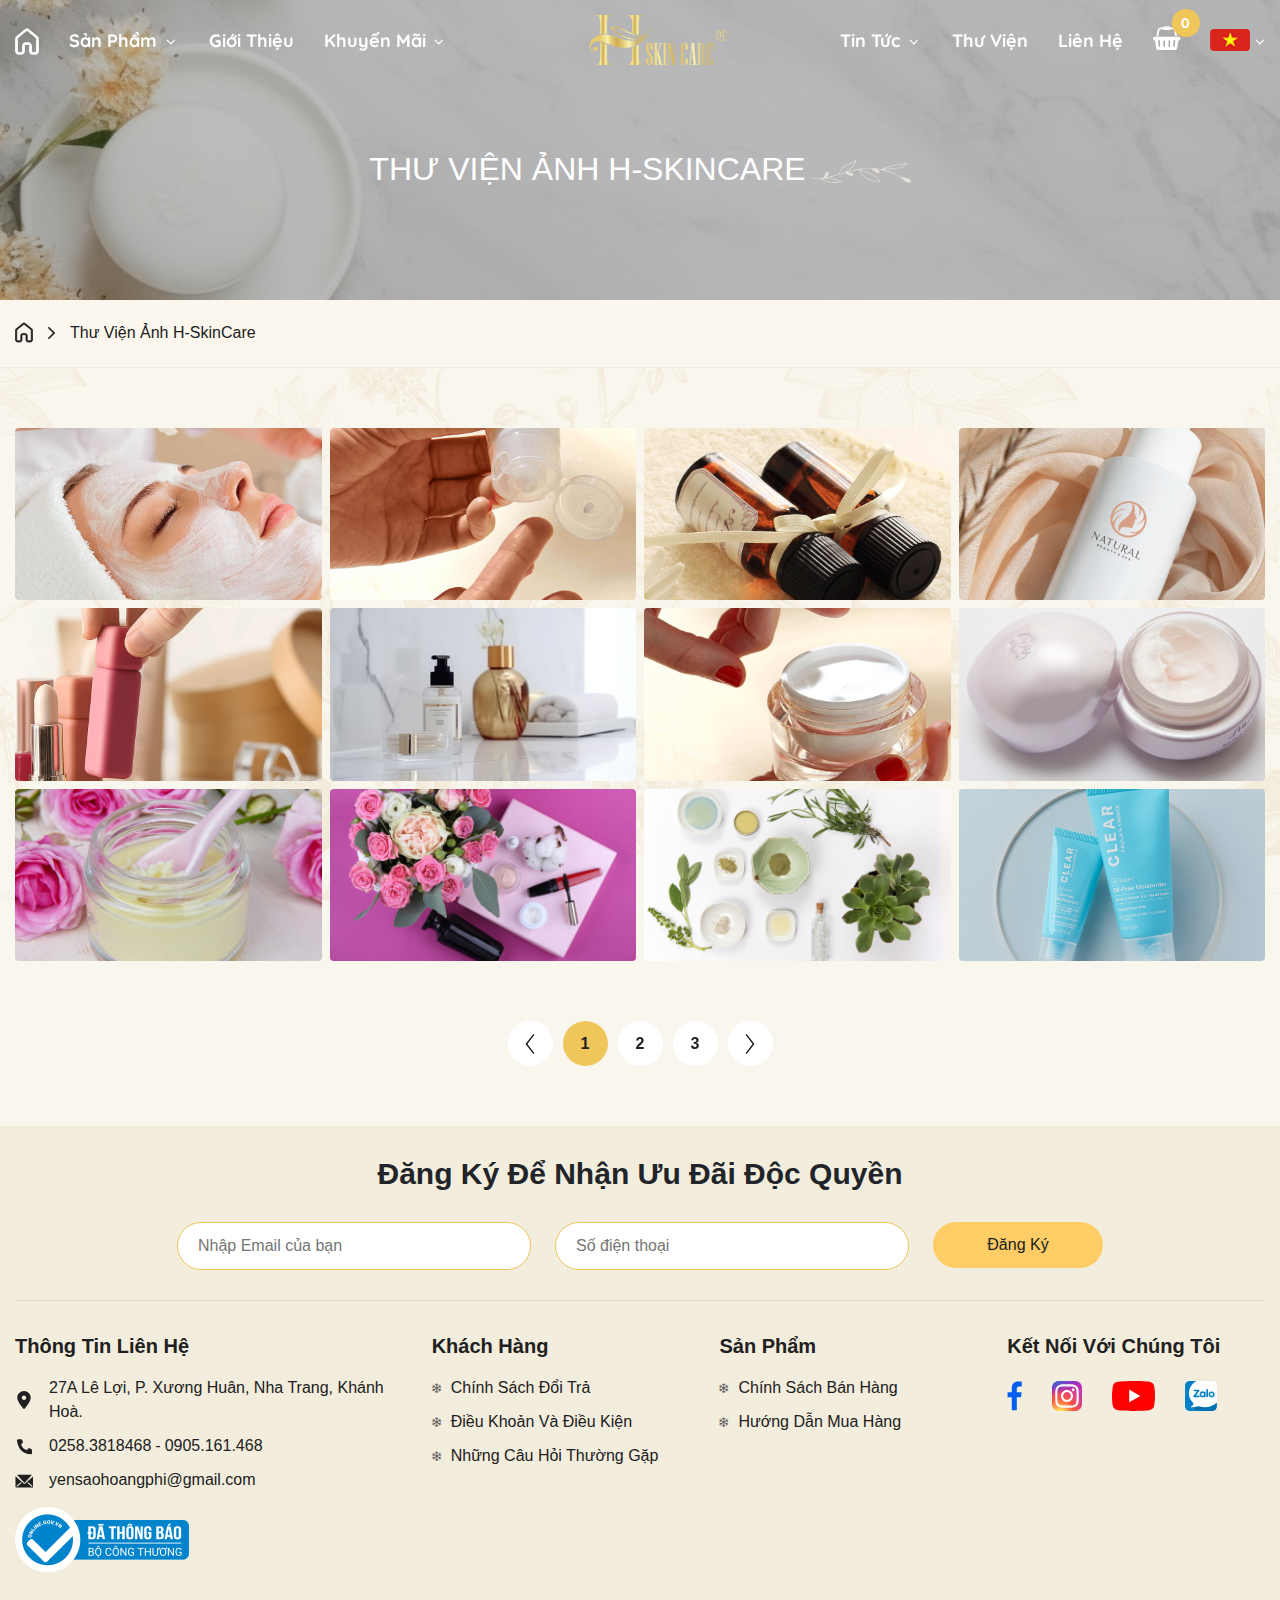
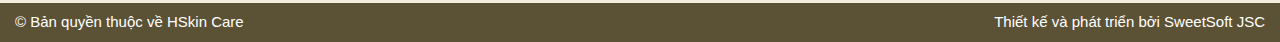
<file: thu-vien-anh.html>
<!DOCTYPE html>
<html lang="en">

<head>
    <meta charset="UTF-8">
    <meta name="viewport" content="width=device-width, initial-scale=1.0">
    <link rel="stylesheet" href="https://www.w3schools.com/w3css/4/w3.css">
    <link rel="stylesheet" href=".//scss/style.css">
    <link rel="stylesheet" href="https://cdn.jsdelivr.net/npm/bootstrap@4.6.2/dist/css/bootstrap.min.css">
    <script src="https://cdn.jsdelivr.net/npm/jquery@3.7.1/dist/jquery.slim.min.js"></script>
    <script src="https://cdn.jsdelivr.net/npm/popper.js@1.16.1/dist/umd/popper.min.js"></script>
    <script src="https://cdn.jsdelivr.net/npm/bootstrap@4.6.2/dist/js/bootstrap.bundle.min.js"></script>
    <link rel="stylesheet" href="https://cdnjs.cloudflare.com/ajax/libs/font-awesome/4.7.0/css/font-awesome.min.css">
    <script src="https://ajax.googleapis.com/ajax/libs/jquery/3.7.1/jquery.min.js"></script>
    <link rel="stylesheet" href="">
    <link rel='shortcut icon' href='./images/background/about-1.png' />
    <title>SkinCare</title>
</head>

<body>
    <header class="header">
        <div class="head">
            <div class="container-xxl">
                <div class="header-top">
                    <ul class="header-top--left">
                        <div class="wrapBtnCtrMenuHeader">
                            <div class="btnCtrMenu">
                                <svg class="iconOpen" aria-hidden="true" focusable="false" role="img"
                                    xmlns="http://www.w3.org/2000/svg" viewbox="0 0 448 512">
                                    <path fill="currentColor"
                                        d="M436 124H12c-6.627 0-12-5.373-12-12V80c0-6.627 5.373-12 12-12h424c6.627 0 12 5.373 12 12v32c0 6.627-5.373 12-12 12zm0 160H12c-6.627 0-12-5.373-12-12v-32c0-6.627 5.373-12 12-12h424c6.627 0 12 5.373 12 12v32c0 6.627-5.373 12-12 12zm0 160H12c-6.627 0-12-5.373-12-12v-32c0-6.627 5.373-12 12-12h424c6.627 0 12 5.373 12 12v32c0 6.627-5.373 12-12 12z">
                                    </path>
                                </svg>

                                <svg class="iconClose" aria-hidden="true" focusable="false" role="img"
                                    xmlns="http://www.w3.org/2000/svg" viewbox="0 0 320 512">
                                    <path fill="currentColor"
                                        d="M193.94 256L296.5 153.44l21.15-21.15c3.12-3.12 3.12-8.19 0-11.31l-22.63-22.63c-3.12-3.12-8.19-3.12-11.31 0L160 222.06 36.29 98.34c-3.12-3.12-8.19-3.12-11.31 0L2.34 120.97c-3.12 3.12-3.12 8.19 0 11.31L126.06 256 2.34 379.71c-3.12 3.12-3.12 8.19 0 11.31l22.63 22.63c3.12 3.12 8.19 3.12 11.31 0L160 289.94 262.56 392.5l21.15 21.15c3.12 3.12 8.19 3.12 11.31 0l22.63-22.63c3.12-3.12 3.12-8.19 0-11.31L193.94 256z">
                                    </path>
                                </svg>
                            </div>
                        </div>

                        <li class="header-top--left-item"><a href="#"><svg width="24" height="27" viewBox="0 0 24 27"
                                    fill="none" xmlns="http://www.w3.org/2000/svg">
                                    <path
                                        d="M10.404 1.40334C10.8541 1.03461 11.4181 0.83313 12 0.83313C12.5819 0.83313 13.1458 1.03461 13.596 1.40334L22.3793 8.56468C22.6782 8.80971 22.9188 9.11812 23.0838 9.4676C23.2488 9.81708 23.334 10.1989 23.3333 10.5853V23.5753C23.3333 25.0067 22.192 26.1667 20.7833 26.1667H17.2166C15.808 26.1667 14.6666 25.0067 14.6666 23.5753V17.4247C14.6666 16.9473 14.2866 16.5607 13.8166 16.5607H10.1833C9.71396 16.5607 9.3333 16.9473 9.3333 17.4247V23.5753C9.3333 25.0067 8.19196 26.1667 6.7833 26.1667H3.21663C1.80863 26.1667 0.666631 25.0067 0.666631 23.5753V10.5853C0.665908 10.1989 0.75113 9.81708 0.916126 9.4676C1.08112 9.11812 1.32176 8.80971 1.62063 8.56468L10.404 1.40334ZM12.532 2.75068C12.3819 2.62785 12.1939 2.56074 12 2.56074C11.806 2.56074 11.6181 2.62785 11.468 2.75068L2.68463 9.91135C2.58497 9.99309 2.50474 10.096 2.44974 10.2125C2.39474 10.3291 2.36636 10.4565 2.36663 10.5853V23.5753C2.36663 24.0527 2.74663 24.4393 3.21663 24.4393H6.7833C7.25263 24.4393 7.6333 24.0527 7.6333 23.5753V17.4247C7.6333 15.9933 8.7753 14.8333 10.1833 14.8333H13.8166C15.2246 14.8333 16.3666 15.9933 16.3666 17.4247V23.5753C16.3666 24.0527 16.7466 24.4393 17.2166 24.4393H20.7833C21.2526 24.4393 21.6333 24.0527 21.6333 23.5753V10.5853C21.6337 10.4565 21.6053 10.3293 21.5503 10.2128C21.4953 10.0963 21.415 9.99356 21.3153 9.91201L12.532 2.75068Z"
                                        fill="currentColor" stroke="currentColor" />
                                </svg></a></li>
                        <li class="header-top--left-item subMenu"><a href="#">Sản phẩm</a>
                            <div class="btnDropdownMenuSub">
                                <i class="fa fa-angle-down" style="font-size:15px; margin: 0 3px"></i>
                            </div>

                            <div class="wrapSubMenuHeader">
                                <ul class="listMenuHeader">
                                    <li class="itemMenuHeader"><a class="linkMenuHeader" href="#"
                                            title="Sửa Rửa Mặt HSkin Care">Sửa Rửa Mặt HSkin Care</a></li>
                                    <li class="itemMenuHeader"><a class="linkMenuHeader" href="#"
                                            title="Kem Tẩy Tế Bào Chết">Kem Tẩy Tế Bào Chết</a></li>
                                    <li class="itemMenuHeader"><a class="linkMenuHeader" href="#"
                                            title="Kem Dưỡng Mắt">Kem Dưỡng Mắt</a></li>
                                    <li class="itemMenuHeader"><a class="linkMenuHeader" href="#"
                                            title="Kem Dưỡng Chống Lão Hóa">Kem Dưỡng Chống Lão Hóa</a></li>
                                    <li class="itemMenuHeader"><a class="linkMenuHeader" href="#"
                                            title="Dưỡng Ẩm Da">Dưỡng Ẩm Da</a></li>
                                </ul>
                            </div>
                        </li>

                        <li class="header-top--left-item"><a href="bai-viet.html">Giới thiệu</a></li>

                        <li class="header-top--left-item subMenu"><a href="#">Khuyến mãi

                            </a>
                            <div class="btnDropdownMenuSub">
                                <i class="fa fa-angle-down" style="font-size:15px; margin: 0 3px"></i>
                            </div>

                            <div class="wrapSubMenuHeader">
                                <ul class="listMenuHeader">
                                    <li class="itemMenuHeader"><a class="linkMenuHeader" href="#"
                                            title="Sửa Rửa Mặt HSkin Care">Sửa Rửa Mặt HSkin Care</a></li>
                                    <li class="itemMenuHeader"><a class="linkMenuHeader" href="#"
                                            title="Kem Tẩy Tế Bào Chết">Kem Tẩy Tế Bào Chết</a></li>
                                    <li class="itemMenuHeader"><a class="linkMenuHeader" href="#"
                                            title="Kem Dưỡng Mắt">Kem Dưỡng Mắt</a></li>
                                    <li class="itemMenuHeader"><a class="linkMenuHeader" href="#"
                                            title="Kem Dưỡng Chống Lão Hóa">Kem Dưỡng Chống Lão Hóa</a></li>
                                    <li class="itemMenuHeader"><a class="linkMenuHeader" href="#"
                                            title="Dưỡng Ẩm Da">Dưỡng Ẩm Da</a></li>
                                </ul>
                            </div>
                        </li>
                    </ul>
                    <a href="index.html" title="Logo" class="logo"><img src="./images/logo/logo.png" alt="#"></a>
                    <ul class="header-top--right">
                        <li class="header-top--right-item subMenu"><a href="#">Tin tức</a>
                            <div class="btnDropdownMenuSub">
                                <i class="fa fa-angle-down" style="font-size:15px; margin: 0 3px"></i>
                            </div>

                            <div class="wrapSubMenuHeader">
                                <ul class="listMenuHeader">
                                    <li class="itemMenuHeader"><a class="linkMenuHeader" href="#"
                                            title="Sửa Rửa Mặt HSkin Care">Tin Tức Khuyến Mãi</a></li>
                                    <li class="itemMenuHeader"><a class="linkMenuHeader" href="#"
                                            title="Kem Tẩy Tế Bào Chết">Tin Tức Làm Đẹp</a></li>
                                    <li class="itemMenuHeader"><a class="linkMenuHeader" href="#"
                                            title="Kem Dưỡng Mắt">Tin Tức Mới</a></li>
                                    <li class="itemMenuHeader"><a class="linkMenuHeader" href="#"
                                            title="Kem Dưỡng Chống Lão Hóa">Tin Tức Nổi Bật</a></li>
                                </ul>
                            </div>

                        </li>
                        <li class="header-top--right-item"><a href="thu-vien-anh.html">Thư viện</a></li>
                        <li class="header-top--right-item"><a href="#contact">Liên hệ</a></li>
                        <li class="header-top--right-item wrap-cart-header wrapCart">
                            <div class="" data-bs-toggle="dropdown">
                                <i class="fa fa-shopping-basket" style="font-size:24px;"></i>
                                <div class="text-qtt">0</div>
                            </div>

                            <div class="wrapHeaderCart dropdown-menu dropdown-menu-lg dropdown-menu-start p-0">
                                <div class="wrapList">
                                    <ul>
                                    </ul>
                                </div>
                            </div>
                        </li>
                        <li class="header-top--right-item header-language">
                            <div class="language-content">
                                <div class="language-btn"><img src="images/language/vi.jpg" alt="Việt Nam">
                                    <div class="dropdown-btn">
                                        <i class="fa fa-angle-down" style="font-size:15px;"></i>
                                    </div>
                                </div>

                                <div class="dropdown-languge">
                                    <div class="content-list">
                                        <a href="javascript:void(0);" title="Việt Nam"><img src="images/language/vi.jpg"
                                                alt="Việt Nam"></a>
                                        <a href="javascript:void(0);" title="English"><img src="images/language/en.jpg"
                                                alt="English"></a>
                                    </div>
                                </div>
                            </div>
                        </li>
                    </ul>
                </div>
            </div>
        </div>
        <nav class="wrap-menu-mobile">
            <ul class="menu-list">
                <li class="menu-item">
                    <a class="link-item" href="#">Trang chủ</a>
                </li>
                <li class="menu-item">
                    <a class="link-item" href="#">Sản phẩm</a>

                    <div class="btnDropdownMenuSub">
                        <i class="fa fa-angle-down" style="font-size:15px; margin: 0 3px"></i>
                    </div>

                    <div class="wrapSubMenuHeader">
                        <ul class="listMenuHeader">
                            <li class="itemMenuHeader"><a class="linkMenuHeader" href="#"
                                    title="Sửa Rửa Mặt HSkin Care">Tin Tức Khuyến Mãi</a></li>
                            <li class="itemMenuHeader"><a class="linkMenuHeader" href="#"
                                    title="Kem Tẩy Tế Bào Chết">Tin Tức Làm Đẹp</a></li>
                            <li class="itemMenuHeader"><a class="linkMenuHeader" href="#"
                                    title="Kem Dưỡng Mắt">Tin Tức Mới</a></li>
                            <li class="itemMenuHeader"><a class="linkMenuHeader" href="#"
                                    title="Kem Dưỡng Chống Lão Hóa">Tin Tức Nổi Bật</a></li>
                        </ul>
                    </div>
                </li>
                <li class="menu-item">
                    <a class="link-item" href="bai-viet.html">Giới thiệu</a>
                </li>
                <li class="menu-item">
                    <a class="link-item" href="#">Khuyến mãi</a>
                </li>
                <li class="menu-item">
                    <a class="link-item" href="tin-tuc.html">Tin tức</a>
                </li>
                <li class="menu-item">
                    <a class="link-item" href="thu-vien-anh.html">Thư Viện</a>
                </li>
                <li class="menu-item">
                    <a class="link-item" href="#">Liên hệ</a>
                </li>
            </ul>
        </nav>

        <div class="wrap-bg-menu-mobile"></div>
    </header>



    <main class="wrapNewsLayout">
        <div class="bgSection" style="background-image: url(./images/background/1.png);">

        </div>
        <div class="wrapBreadcrumb titleCenter">
            <div class="position-relative">
                <div class="wrapImgItem">
                    <div class="wrapImgResize"><img src="./images/breadcrumb/3.jpg" alt="Tin tức &amp; làm đẹp" /></div>
                </div>
                <div class="wrapTitle">
                    <h1 class="titleMain">Thư viện ảnh H-SkinCare<img src="./images/logo/bough-logo.png"
                            alt="bough logo" />
                    </h1>
                </div>
            </div>
            <div class="contentText">
                <div class="container-xxl">
                    <div class="clearfix contentItem">
                        <div class="wrapMenu"><a class="linkItem" href="index.html" title="Trang Chủ"><span><svg
                                        width="24" height="27" viewBox="0 0 24 27" fill="none"
                                        xmlns="http://www.w3.org/2000/svg">
                                        <path
                                            d="M10.404 1.40334C10.8541 1.03461 11.4181 0.83313 12 0.83313C12.5819 0.83313 13.1458 1.03461 13.596 1.40334L22.3793 8.56468C22.6782 8.80971 22.9188 9.11812 23.0838 9.4676C23.2488 9.81708 23.334 10.1989 23.3333 10.5853V23.5753C23.3333 25.0067 22.192 26.1667 20.7833 26.1667H17.2166C15.808 26.1667 14.6666 25.0067 14.6666 23.5753V17.4247C14.6666 16.9473 14.2866 16.5607 13.8166 16.5607H10.1833C9.71396 16.5607 9.3333 16.9473 9.3333 17.4247V23.5753C9.3333 25.0067 8.19196 26.1667 6.7833 26.1667H3.21663C1.80863 26.1667 0.666631 25.0067 0.666631 23.5753V10.5853C0.665908 10.1989 0.75113 9.81708 0.916126 9.4676C1.08112 9.11812 1.32176 8.80971 1.62063 8.56468L10.404 1.40334ZM12.532 2.75068C12.3819 2.62785 12.1939 2.56074 12 2.56074C11.806 2.56074 11.6181 2.62785 11.468 2.75068L2.68463 9.91135C2.58497 9.99309 2.50474 10.096 2.44974 10.2125C2.39474 10.3291 2.36636 10.4565 2.36663 10.5853V23.5753C2.36663 24.0527 2.74663 24.4393 3.21663 24.4393H6.7833C7.25263 24.4393 7.6333 24.0527 7.6333 23.5753V17.4247C7.6333 15.9933 8.7753 14.8333 10.1833 14.8333H13.8166C15.2246 14.8333 16.3666 15.9933 16.3666 17.4247V23.5753C16.3666 24.0527 16.7466 24.4393 17.2166 24.4393H20.7833C21.2526 24.4393 21.6333 24.0527 21.6333 23.5753V10.5853C21.6337 10.4565 21.6053 10.3293 21.5503 10.2128C21.4953 10.0963 21.415 9.99356 21.3153 9.91201L12.532 2.75068Z"
                                            fill="currentColor" stroke="currentColor" />
                                    </svg></span><svg width="7" height="12" viewBox="0 0 7 12" fill="none"
                                    xmlns="http://www.w3.org/2000/svg">
                                    <path
                                        d="M0.242496 11.7628C0.0808333 11.6047 1.99631e-06 11.4176 1.95849e-06 11.2013C1.92068e-06 10.985 0.0808331 10.798 0.242496 10.6403L4.97921 6.00791L0.226328 1.35968C0.0754427 1.21212 1.79683e-07 1.02767 1.40982e-07 0.806324C1.02281e-07 0.58498 0.0808313 0.395257 0.242494 0.237154C0.404156 0.0790513 0.595565 -1.04132e-07 0.816719 -1.428e-07C1.03787 -1.81468e-07 1.22907 0.0790512 1.3903 0.237154L6.82216 5.56522C6.88683 5.62846 6.93274 5.69697 6.9599 5.77075C6.98706 5.84453 7.00042 5.92358 6.99999 6.0079C6.99999 6.09223 6.98641 6.17128 6.95925 6.24506C6.93209 6.31884 6.88639 6.38735 6.82216 6.45059L1.37413 11.7787C1.22325 11.9262 1.03723 12 0.816074 12C0.59492 12 0.403727 11.9209 0.242496 11.7628Z"
                                        fill="currentColor" />
                                </svg></a><a class="linkItem titleLineSlide" href="javascript:void(0);"
                                title="Tin tức &amp; làm đẹp">Thư viện ảnh H-SkinCare<svg width="7" height="12"
                                    viewBox="0 0 7 12" fill="none" xmlns="http://www.w3.org/2000/svg">
                                    <path
                                        d="M0.242496 11.7628C0.0808333 11.6047 1.99631e-06 11.4176 1.95849e-06 11.2013C1.92068e-06 10.985 0.0808331 10.798 0.242496 10.6403L4.97921 6.00791L0.226328 1.35968C0.0754427 1.21212 1.79683e-07 1.02767 1.40982e-07 0.806324C1.02281e-07 0.58498 0.0808313 0.395257 0.242494 0.237154C0.404156 0.0790513 0.595565 -1.04132e-07 0.816719 -1.428e-07C1.03787 -1.81468e-07 1.22907 0.0790512 1.3903 0.237154L6.82216 5.56522C6.88683 5.62846 6.93274 5.69697 6.9599 5.77075C6.98706 5.84453 7.00042 5.92358 6.99999 6.0079C6.99999 6.09223 6.98641 6.17128 6.95925 6.24506C6.93209 6.31884 6.88639 6.38735 6.82216 6.45059L1.37413 11.7787C1.22325 11.9262 1.03723 12 0.816074 12C0.59492 12 0.403727 11.9209 0.242496 11.7628Z"
                                        fill="#323232" />
                                </svg></a>
                        </div>
                    </div>
                </div>
            </div>
        </div>
     
        <div class="wrapImageLayout galleryDetail">
            <section class="bgColor2 wrapContent2">
                <div class="container-xxl">
                    <div class="wrapList detailList">
                        <div class="showGalleryImgDetail row rowList rowResize rowSpacing1 justify-content-center row3">
                            <div class="colItem col-sm-6 col-md-4 col-xl-3" data-src="images/gallery/1.jpg">
                                <div class="contentItem">
                                    <div class="wrapImg wrapEffect1"><a class="wrapImgResize img16And9" href="javascript:void(0);" title="Phong cách làm đẹp"><img src="images/gallery/1.jpg" alt="Phong cách làm đẹp" /></a>

                                        <div class="wrapLogo"></div>
                                        <label class="wrapIcon" title="Xem Ảnh"> <svg xmlns='http://www.w3.org/2000/svg' xmlns:xlink='http://www.w3.org/1999/xlink' x='0px' y='0px' viewBox='0 0 50 50' style='enable-background:new 0 0 50 50;' xml:space='preserve'>
                                                <g>
                                                    <path fill="currentColor" d='M11.6,9l-1.1-2l1-0.6c0.6-0.3,1.2-0.6,1.9-0.9l1.1-0.4l0.8,2.1l-1.1,0.4c-0.5,0.2-1,0.5-1.5,0.8L11.6,9z M6.9,18.3 c0-2.5,0.8-4.9,2.4-6.9l0.7-0.9L8.2,9.1L7.5,10c-1.9,2.4-2.9,5.3-2.8,8.3v1.1h2.3V18.3z M49.7,44L44,49.7c-0.4,0.4-1.2,0.4-1.6,0 c0,0,0,0,0,0l-8.5-8.5c-1.7-1.7-2-4.3-0.7-6.4l-2.9-2.9c-7.5,6.6-19,5.9-25.7-1.6s-5.9-19,1.6-25.7s19-5.9,25.7,1.6 c6.1,6.9,6.1,17.2,0,24.1l2.9,2.9c2-1.3,4.7-1,6.4,0.7l8.5,8.5C50.1,42.8,50.1,43.6,49.7,44C49.7,44,49.7,44,49.7,44z M18.3,34.1 c8.8,0,15.9-7.1,15.9-15.9S27,2.4,18.3,2.4S2.4,9.5,2.4,18.3S9.5,34.1,18.3,34.1z M47.3,43.2l-7.7-7.7c-1.1-1.1-2.9-1.1-4.1,0 c-1.1,1.1-1.1,2.9,0,4.1l7.7,7.7L47.3,43.2z' />
                                                </g>
                                            </svg>
                                        </label>
                                    </div>
                                </div>
                            </div>
                            <div class="colItem col-sm-6 col-md-4 col-xl-3" data-src="images/gallery/2.jpg">
                                <div class="contentItem">
                                    <div class="wrapImg wrapEffect1"><a class="wrapImgResize img16And9" href="javascript:void(0);" title="Phong cách làm đẹp"><img src="images/gallery/2.jpg" alt="Phong cách làm đẹp" /></a>

                                        <div class="wrapLogo"></div>
                                        <label class="wrapIcon" title="Xem Ảnh"> <svg xmlns='http://www.w3.org/2000/svg' xmlns:xlink='http://www.w3.org/1999/xlink' x='0px' y='0px' viewBox='0 0 50 50' style='enable-background:new 0 0 50 50;' xml:space='preserve'>
                                                <g>
                                                    <path fill="currentColor" d='M11.6,9l-1.1-2l1-0.6c0.6-0.3,1.2-0.6,1.9-0.9l1.1-0.4l0.8,2.1l-1.1,0.4c-0.5,0.2-1,0.5-1.5,0.8L11.6,9z M6.9,18.3 c0-2.5,0.8-4.9,2.4-6.9l0.7-0.9L8.2,9.1L7.5,10c-1.9,2.4-2.9,5.3-2.8,8.3v1.1h2.3V18.3z M49.7,44L44,49.7c-0.4,0.4-1.2,0.4-1.6,0 c0,0,0,0,0,0l-8.5-8.5c-1.7-1.7-2-4.3-0.7-6.4l-2.9-2.9c-7.5,6.6-19,5.9-25.7-1.6s-5.9-19,1.6-25.7s19-5.9,25.7,1.6 c6.1,6.9,6.1,17.2,0,24.1l2.9,2.9c2-1.3,4.7-1,6.4,0.7l8.5,8.5C50.1,42.8,50.1,43.6,49.7,44C49.7,44,49.7,44,49.7,44z M18.3,34.1 c8.8,0,15.9-7.1,15.9-15.9S27,2.4,18.3,2.4S2.4,9.5,2.4,18.3S9.5,34.1,18.3,34.1z M47.3,43.2l-7.7-7.7c-1.1-1.1-2.9-1.1-4.1,0 c-1.1,1.1-1.1,2.9,0,4.1l7.7,7.7L47.3,43.2z' />
                                                </g>
                                            </svg>
                                        </label>
                                    </div>
                                </div>
                            </div>
                            <div class="colItem col-sm-6 col-md-4 col-xl-3" data-src="images/gallery/3.jpg">
                                <div class="contentItem">
                                    <div class="wrapImg wrapEffect1"><a class="wrapImgResize img16And9" href="javascript:void(0);" title="Phong cách làm đẹp"><img src="images/gallery/3.jpg" alt="Phong cách làm đẹp" /></a>

                                        <div class="wrapLogo"></div>
                                        <label class="wrapIcon" title="Xem Ảnh"> <svg xmlns='http://www.w3.org/2000/svg' xmlns:xlink='http://www.w3.org/1999/xlink' x='0px' y='0px' viewBox='0 0 50 50' style='enable-background:new 0 0 50 50;' xml:space='preserve'>
                                                <g>
                                                    <path fill="currentColor" d='M11.6,9l-1.1-2l1-0.6c0.6-0.3,1.2-0.6,1.9-0.9l1.1-0.4l0.8,2.1l-1.1,0.4c-0.5,0.2-1,0.5-1.5,0.8L11.6,9z M6.9,18.3 c0-2.5,0.8-4.9,2.4-6.9l0.7-0.9L8.2,9.1L7.5,10c-1.9,2.4-2.9,5.3-2.8,8.3v1.1h2.3V18.3z M49.7,44L44,49.7c-0.4,0.4-1.2,0.4-1.6,0 c0,0,0,0,0,0l-8.5-8.5c-1.7-1.7-2-4.3-0.7-6.4l-2.9-2.9c-7.5,6.6-19,5.9-25.7-1.6s-5.9-19,1.6-25.7s19-5.9,25.7,1.6 c6.1,6.9,6.1,17.2,0,24.1l2.9,2.9c2-1.3,4.7-1,6.4,0.7l8.5,8.5C50.1,42.8,50.1,43.6,49.7,44C49.7,44,49.7,44,49.7,44z M18.3,34.1 c8.8,0,15.9-7.1,15.9-15.9S27,2.4,18.3,2.4S2.4,9.5,2.4,18.3S9.5,34.1,18.3,34.1z M47.3,43.2l-7.7-7.7c-1.1-1.1-2.9-1.1-4.1,0 c-1.1,1.1-1.1,2.9,0,4.1l7.7,7.7L47.3,43.2z' />
                                                </g>
                                            </svg>
                                        </label>
                                    </div>
                                </div>
                            </div>
                            <div class="colItem col-sm-6 col-md-4 col-xl-3" data-src="images/gallery/5.jpg">
                                <div class="contentItem">
                                    <div class="wrapImg wrapEffect1"><a class="wrapImgResize img16And9" href="javascript:void(0);" title="Phong cách làm đẹp"><img src="images/gallery/5.jpg" alt="Phong cách làm đẹp" /></a>

                                        <div class="wrapLogo"></div>
                                        <label class="wrapIcon" title="Xem Ảnh"> <svg xmlns='http://www.w3.org/2000/svg' xmlns:xlink='http://www.w3.org/1999/xlink' x='0px' y='0px' viewBox='0 0 50 50' style='enable-background:new 0 0 50 50;' xml:space='preserve'>
                                                <g>
                                                    <path fill="currentColor" d='M11.6,9l-1.1-2l1-0.6c0.6-0.3,1.2-0.6,1.9-0.9l1.1-0.4l0.8,2.1l-1.1,0.4c-0.5,0.2-1,0.5-1.5,0.8L11.6,9z M6.9,18.3 c0-2.5,0.8-4.9,2.4-6.9l0.7-0.9L8.2,9.1L7.5,10c-1.9,2.4-2.9,5.3-2.8,8.3v1.1h2.3V18.3z M49.7,44L44,49.7c-0.4,0.4-1.2,0.4-1.6,0 c0,0,0,0,0,0l-8.5-8.5c-1.7-1.7-2-4.3-0.7-6.4l-2.9-2.9c-7.5,6.6-19,5.9-25.7-1.6s-5.9-19,1.6-25.7s19-5.9,25.7,1.6 c6.1,6.9,6.1,17.2,0,24.1l2.9,2.9c2-1.3,4.7-1,6.4,0.7l8.5,8.5C50.1,42.8,50.1,43.6,49.7,44C49.7,44,49.7,44,49.7,44z M18.3,34.1 c8.8,0,15.9-7.1,15.9-15.9S27,2.4,18.3,2.4S2.4,9.5,2.4,18.3S9.5,34.1,18.3,34.1z M47.3,43.2l-7.7-7.7c-1.1-1.1-2.9-1.1-4.1,0 c-1.1,1.1-1.1,2.9,0,4.1l7.7,7.7L47.3,43.2z' />
                                                </g>
                                            </svg>
                                        </label>
                                    </div>
                                </div>
                            </div>
                            <div class="colItem col-sm-6 col-md-4 col-xl-3" data-src="images/gallery/6.jpg">
                                <div class="contentItem">
                                    <div class="wrapImg wrapEffect1"><a class="wrapImgResize img16And9" href="javascript:void(0);" title="Phong cách làm đẹp"><img src="images/gallery/6.jpg" alt="Phong cách làm đẹp" /></a>

                                        <div class="wrapLogo"></div>
                                        <label class="wrapIcon" title="Xem Ảnh"> <svg xmlns='http://www.w3.org/2000/svg' xmlns:xlink='http://www.w3.org/1999/xlink' x='0px' y='0px' viewBox='0 0 50 50' style='enable-background:new 0 0 50 50;' xml:space='preserve'>
                                                <g>
                                                    <path fill="currentColor" d='M11.6,9l-1.1-2l1-0.6c0.6-0.3,1.2-0.6,1.9-0.9l1.1-0.4l0.8,2.1l-1.1,0.4c-0.5,0.2-1,0.5-1.5,0.8L11.6,9z M6.9,18.3 c0-2.5,0.8-4.9,2.4-6.9l0.7-0.9L8.2,9.1L7.5,10c-1.9,2.4-2.9,5.3-2.8,8.3v1.1h2.3V18.3z M49.7,44L44,49.7c-0.4,0.4-1.2,0.4-1.6,0 c0,0,0,0,0,0l-8.5-8.5c-1.7-1.7-2-4.3-0.7-6.4l-2.9-2.9c-7.5,6.6-19,5.9-25.7-1.6s-5.9-19,1.6-25.7s19-5.9,25.7,1.6 c6.1,6.9,6.1,17.2,0,24.1l2.9,2.9c2-1.3,4.7-1,6.4,0.7l8.5,8.5C50.1,42.8,50.1,43.6,49.7,44C49.7,44,49.7,44,49.7,44z M18.3,34.1 c8.8,0,15.9-7.1,15.9-15.9S27,2.4,18.3,2.4S2.4,9.5,2.4,18.3S9.5,34.1,18.3,34.1z M47.3,43.2l-7.7-7.7c-1.1-1.1-2.9-1.1-4.1,0 c-1.1,1.1-1.1,2.9,0,4.1l7.7,7.7L47.3,43.2z' />
                                                </g>
                                            </svg>
                                        </label>
                                    </div>
                                </div>
                            </div>
                            <div class="colItem col-sm-6 col-md-4 col-xl-3" data-src="images/gallery/7.jpg">
                                <div class="contentItem">
                                    <div class="wrapImg wrapEffect1"><a class="wrapImgResize img16And9" href="javascript:void(0);" title="Phong cách làm đẹp"><img src="images/gallery/7.jpg" alt="Phong cách làm đẹp" /></a>

                                        <div class="wrapLogo"></div>
                                        <label class="wrapIcon" title="Xem Ảnh"> <svg xmlns='http://www.w3.org/2000/svg' xmlns:xlink='http://www.w3.org/1999/xlink' x='0px' y='0px' viewBox='0 0 50 50' style='enable-background:new 0 0 50 50;' xml:space='preserve'>
                                                <g>
                                                    <path fill="currentColor" d='M11.6,9l-1.1-2l1-0.6c0.6-0.3,1.2-0.6,1.9-0.9l1.1-0.4l0.8,2.1l-1.1,0.4c-0.5,0.2-1,0.5-1.5,0.8L11.6,9z M6.9,18.3 c0-2.5,0.8-4.9,2.4-6.9l0.7-0.9L8.2,9.1L7.5,10c-1.9,2.4-2.9,5.3-2.8,8.3v1.1h2.3V18.3z M49.7,44L44,49.7c-0.4,0.4-1.2,0.4-1.6,0 c0,0,0,0,0,0l-8.5-8.5c-1.7-1.7-2-4.3-0.7-6.4l-2.9-2.9c-7.5,6.6-19,5.9-25.7-1.6s-5.9-19,1.6-25.7s19-5.9,25.7,1.6 c6.1,6.9,6.1,17.2,0,24.1l2.9,2.9c2-1.3,4.7-1,6.4,0.7l8.5,8.5C50.1,42.8,50.1,43.6,49.7,44C49.7,44,49.7,44,49.7,44z M18.3,34.1 c8.8,0,15.9-7.1,15.9-15.9S27,2.4,18.3,2.4S2.4,9.5,2.4,18.3S9.5,34.1,18.3,34.1z M47.3,43.2l-7.7-7.7c-1.1-1.1-2.9-1.1-4.1,0 c-1.1,1.1-1.1,2.9,0,4.1l7.7,7.7L47.3,43.2z' />
                                                </g>
                                            </svg>
                                        </label>
                                    </div>
                                </div>
                            </div>
                            <div class="colItem col-sm-6 col-md-4 col-xl-3" data-src="images/gallery/8.jpg">
                                <div class="contentItem">
                                    <div class="wrapImg wrapEffect1"><a class="wrapImgResize img16And9" href="javascript:void(0);" title="Phong cách làm đẹp"><img src="images/gallery/8.jpg" alt="Phong cách làm đẹp" /></a>

                                        <div class="wrapLogo"></div>
                                        <label class="wrapIcon" title="Xem Ảnh"> <svg xmlns='http://www.w3.org/2000/svg' xmlns:xlink='http://www.w3.org/1999/xlink' x='0px' y='0px' viewBox='0 0 50 50' style='enable-background:new 0 0 50 50;' xml:space='preserve'>
                                                <g>
                                                    <path fill="currentColor" d='M11.6,9l-1.1-2l1-0.6c0.6-0.3,1.2-0.6,1.9-0.9l1.1-0.4l0.8,2.1l-1.1,0.4c-0.5,0.2-1,0.5-1.5,0.8L11.6,9z M6.9,18.3 c0-2.5,0.8-4.9,2.4-6.9l0.7-0.9L8.2,9.1L7.5,10c-1.9,2.4-2.9,5.3-2.8,8.3v1.1h2.3V18.3z M49.7,44L44,49.7c-0.4,0.4-1.2,0.4-1.6,0 c0,0,0,0,0,0l-8.5-8.5c-1.7-1.7-2-4.3-0.7-6.4l-2.9-2.9c-7.5,6.6-19,5.9-25.7-1.6s-5.9-19,1.6-25.7s19-5.9,25.7,1.6 c6.1,6.9,6.1,17.2,0,24.1l2.9,2.9c2-1.3,4.7-1,6.4,0.7l8.5,8.5C50.1,42.8,50.1,43.6,49.7,44C49.7,44,49.7,44,49.7,44z M18.3,34.1 c8.8,0,15.9-7.1,15.9-15.9S27,2.4,18.3,2.4S2.4,9.5,2.4,18.3S9.5,34.1,18.3,34.1z M47.3,43.2l-7.7-7.7c-1.1-1.1-2.9-1.1-4.1,0 c-1.1,1.1-1.1,2.9,0,4.1l7.7,7.7L47.3,43.2z' />
                                                </g>
                                            </svg>
                                        </label>
                                    </div>
                                </div>
                            </div>
                            <div class="colItem col-sm-6 col-md-4 col-xl-3" data-src="images/gallery/10.jpg">
                                <div class="contentItem">
                                    <div class="wrapImg wrapEffect1"><a class="wrapImgResize img16And9" href="javascript:void(0);" title="Phong cách làm đẹp"><img src="images/gallery/10.jpg" alt="Phong cách làm đẹp" /></a>

                                        <div class="wrapLogo"></div>
                                        <label class="wrapIcon" title="Xem Ảnh"> <svg xmlns='http://www.w3.org/2000/svg' xmlns:xlink='http://www.w3.org/1999/xlink' x='0px' y='0px' viewBox='0 0 50 50' style='enable-background:new 0 0 50 50;' xml:space='preserve'>
                                                <g>
                                                    <path fill="currentColor" d='M11.6,9l-1.1-2l1-0.6c0.6-0.3,1.2-0.6,1.9-0.9l1.1-0.4l0.8,2.1l-1.1,0.4c-0.5,0.2-1,0.5-1.5,0.8L11.6,9z M6.9,18.3 c0-2.5,0.8-4.9,2.4-6.9l0.7-0.9L8.2,9.1L7.5,10c-1.9,2.4-2.9,5.3-2.8,8.3v1.1h2.3V18.3z M49.7,44L44,49.7c-0.4,0.4-1.2,0.4-1.6,0 c0,0,0,0,0,0l-8.5-8.5c-1.7-1.7-2-4.3-0.7-6.4l-2.9-2.9c-7.5,6.6-19,5.9-25.7-1.6s-5.9-19,1.6-25.7s19-5.9,25.7,1.6 c6.1,6.9,6.1,17.2,0,24.1l2.9,2.9c2-1.3,4.7-1,6.4,0.7l8.5,8.5C50.1,42.8,50.1,43.6,49.7,44C49.7,44,49.7,44,49.7,44z M18.3,34.1 c8.8,0,15.9-7.1,15.9-15.9S27,2.4,18.3,2.4S2.4,9.5,2.4,18.3S9.5,34.1,18.3,34.1z M47.3,43.2l-7.7-7.7c-1.1-1.1-2.9-1.1-4.1,0 c-1.1,1.1-1.1,2.9,0,4.1l7.7,7.7L47.3,43.2z' />
                                                </g>
                                            </svg>
                                        </label>
                                    </div>
                                </div>
                            </div>
                            <div class="colItem col-sm-6 col-md-4 col-xl-3" data-src="images/gallery/11.jpg">
                                <div class="contentItem">
                                    <div class="wrapImg wrapEffect1"><a class="wrapImgResize img16And9" href="javascript:void(0);" title="Phong cách làm đẹp"><img src="images/gallery/11.jpg" alt="Phong cách làm đẹp" /></a>

                                        <div class="wrapLogo"></div>
                                        <label class="wrapIcon" title="Xem Ảnh"> <svg xmlns='http://www.w3.org/2000/svg' xmlns:xlink='http://www.w3.org/1999/xlink' x='0px' y='0px' viewBox='0 0 50 50' style='enable-background:new 0 0 50 50;' xml:space='preserve'>
                                                <g>
                                                    <path fill="currentColor" d='M11.6,9l-1.1-2l1-0.6c0.6-0.3,1.2-0.6,1.9-0.9l1.1-0.4l0.8,2.1l-1.1,0.4c-0.5,0.2-1,0.5-1.5,0.8L11.6,9z M6.9,18.3 c0-2.5,0.8-4.9,2.4-6.9l0.7-0.9L8.2,9.1L7.5,10c-1.9,2.4-2.9,5.3-2.8,8.3v1.1h2.3V18.3z M49.7,44L44,49.7c-0.4,0.4-1.2,0.4-1.6,0 c0,0,0,0,0,0l-8.5-8.5c-1.7-1.7-2-4.3-0.7-6.4l-2.9-2.9c-7.5,6.6-19,5.9-25.7-1.6s-5.9-19,1.6-25.7s19-5.9,25.7,1.6 c6.1,6.9,6.1,17.2,0,24.1l2.9,2.9c2-1.3,4.7-1,6.4,0.7l8.5,8.5C50.1,42.8,50.1,43.6,49.7,44C49.7,44,49.7,44,49.7,44z M18.3,34.1 c8.8,0,15.9-7.1,15.9-15.9S27,2.4,18.3,2.4S2.4,9.5,2.4,18.3S9.5,34.1,18.3,34.1z M47.3,43.2l-7.7-7.7c-1.1-1.1-2.9-1.1-4.1,0 c-1.1,1.1-1.1,2.9,0,4.1l7.7,7.7L47.3,43.2z' />
                                                </g>
                                            </svg>
                                        </label>
                                    </div>
                                </div>
                            </div>
                            <div class="colItem col-sm-6 col-md-4 col-xl-3" data-src="images/gallery/12.jpg">
                                <div class="contentItem">
                                    <div class="wrapImg wrapEffect1"><a class="wrapImgResize img16And9" href="javascript:void(0);" title="Phong cách làm đẹp"><img src="images/gallery/12.jpg" alt="Phong cách làm đẹp" /></a>

                                        <div class="wrapLogo"></div>
                                        <label class="wrapIcon" title="Xem Ảnh"> <svg xmlns='http://www.w3.org/2000/svg' xmlns:xlink='http://www.w3.org/1999/xlink' x='0px' y='0px' viewBox='0 0 50 50' style='enable-background:new 0 0 50 50;' xml:space='preserve'>
                                                <g>
                                                    <path fill="currentColor" d='M11.6,9l-1.1-2l1-0.6c0.6-0.3,1.2-0.6,1.9-0.9l1.1-0.4l0.8,2.1l-1.1,0.4c-0.5,0.2-1,0.5-1.5,0.8L11.6,9z M6.9,18.3 c0-2.5,0.8-4.9,2.4-6.9l0.7-0.9L8.2,9.1L7.5,10c-1.9,2.4-2.9,5.3-2.8,8.3v1.1h2.3V18.3z M49.7,44L44,49.7c-0.4,0.4-1.2,0.4-1.6,0 c0,0,0,0,0,0l-8.5-8.5c-1.7-1.7-2-4.3-0.7-6.4l-2.9-2.9c-7.5,6.6-19,5.9-25.7-1.6s-5.9-19,1.6-25.7s19-5.9,25.7,1.6 c6.1,6.9,6.1,17.2,0,24.1l2.9,2.9c2-1.3,4.7-1,6.4,0.7l8.5,8.5C50.1,42.8,50.1,43.6,49.7,44C49.7,44,49.7,44,49.7,44z M18.3,34.1 c8.8,0,15.9-7.1,15.9-15.9S27,2.4,18.3,2.4S2.4,9.5,2.4,18.3S9.5,34.1,18.3,34.1z M47.3,43.2l-7.7-7.7c-1.1-1.1-2.9-1.1-4.1,0 c-1.1,1.1-1.1,2.9,0,4.1l7.7,7.7L47.3,43.2z' />
                                                </g>
                                            </svg>
                                        </label>
                                    </div>
                                </div>
                            </div>
                            <div class="colItem col-sm-6 col-md-4 col-xl-3" data-src="images/gallery/13.jpg">
                                <div class="contentItem">
                                    <div class="wrapImg wrapEffect1"><a class="wrapImgResize img16And9" href="javascript:void(0);" title="Phong cách làm đẹp"><img src="images/gallery/13.jpg" alt="Phong cách làm đẹp" /></a>

                                        <div class="wrapLogo"></div>
                                        <label class="wrapIcon" title="Xem Ảnh"> <svg xmlns='http://www.w3.org/2000/svg' xmlns:xlink='http://www.w3.org/1999/xlink' x='0px' y='0px' viewBox='0 0 50 50' style='enable-background:new 0 0 50 50;' xml:space='preserve'>
                                                <g>
                                                    <path fill="currentColor" d='M11.6,9l-1.1-2l1-0.6c0.6-0.3,1.2-0.6,1.9-0.9l1.1-0.4l0.8,2.1l-1.1,0.4c-0.5,0.2-1,0.5-1.5,0.8L11.6,9z M6.9,18.3 c0-2.5,0.8-4.9,2.4-6.9l0.7-0.9L8.2,9.1L7.5,10c-1.9,2.4-2.9,5.3-2.8,8.3v1.1h2.3V18.3z M49.7,44L44,49.7c-0.4,0.4-1.2,0.4-1.6,0 c0,0,0,0,0,0l-8.5-8.5c-1.7-1.7-2-4.3-0.7-6.4l-2.9-2.9c-7.5,6.6-19,5.9-25.7-1.6s-5.9-19,1.6-25.7s19-5.9,25.7,1.6 c6.1,6.9,6.1,17.2,0,24.1l2.9,2.9c2-1.3,4.7-1,6.4,0.7l8.5,8.5C50.1,42.8,50.1,43.6,49.7,44C49.7,44,49.7,44,49.7,44z M18.3,34.1 c8.8,0,15.9-7.1,15.9-15.9S27,2.4,18.3,2.4S2.4,9.5,2.4,18.3S9.5,34.1,18.3,34.1z M47.3,43.2l-7.7-7.7c-1.1-1.1-2.9-1.1-4.1,0 c-1.1,1.1-1.1,2.9,0,4.1l7.7,7.7L47.3,43.2z' />
                                                </g>
                                            </svg>
                                        </label>
                                    </div>
                                </div>
                            </div>
                            <div class="colItem col-sm-6 col-md-4 col-xl-3" data-src="images/gallery/14.jpg">
                                <div class="contentItem">
                                    <div class="wrapImg wrapEffect1"><a class="wrapImgResize img16And9" href="javascript:void(0);" title="Phong cách làm đẹp"><img src="images/gallery/14.jpg" alt="Phong cách làm đẹp" /></a>

                                        <div class="wrapLogo"></div>
                                        <label class="wrapIcon" title="Xem Ảnh"> <svg xmlns='http://www.w3.org/2000/svg' xmlns:xlink='http://www.w3.org/1999/xlink' x='0px' y='0px' viewBox='0 0 50 50' style='enable-background:new 0 0 50 50;' xml:space='preserve'>
                                                <g>
                                                    <path fill="currentColor" d='M11.6,9l-1.1-2l1-0.6c0.6-0.3,1.2-0.6,1.9-0.9l1.1-0.4l0.8,2.1l-1.1,0.4c-0.5,0.2-1,0.5-1.5,0.8L11.6,9z M6.9,18.3 c0-2.5,0.8-4.9,2.4-6.9l0.7-0.9L8.2,9.1L7.5,10c-1.9,2.4-2.9,5.3-2.8,8.3v1.1h2.3V18.3z M49.7,44L44,49.7c-0.4,0.4-1.2,0.4-1.6,0 c0,0,0,0,0,0l-8.5-8.5c-1.7-1.7-2-4.3-0.7-6.4l-2.9-2.9c-7.5,6.6-19,5.9-25.7-1.6s-5.9-19,1.6-25.7s19-5.9,25.7,1.6 c6.1,6.9,6.1,17.2,0,24.1l2.9,2.9c2-1.3,4.7-1,6.4,0.7l8.5,8.5C50.1,42.8,50.1,43.6,49.7,44C49.7,44,49.7,44,49.7,44z M18.3,34.1 c8.8,0,15.9-7.1,15.9-15.9S27,2.4,18.3,2.4S2.4,9.5,2.4,18.3S9.5,34.1,18.3,34.1z M47.3,43.2l-7.7-7.7c-1.1-1.1-2.9-1.1-4.1,0 c-1.1,1.1-1.1,2.9,0,4.1l7.7,7.7L47.3,43.2z' />
                                                </g>
                                            </svg>
                                        </label>
                                    </div>
                                </div>
                            </div>
                        </div>
                    </div>
                    <div class="wrapPagination"> <a class="pagingItem pagingBtn prev" href="javascript:void(0);" title="prev page"><svg width="36" height="80" viewBox="0 0 36 80" fill="none" xmlns="http://www.w3.org/2000/svg">
                                <path fill-rule="evenodd" clip-rule="evenodd" d="M36 76.588L31.649 80L0 39.966L31.652 0L36 3.416L7.7 39.966L36 76.588Z" fill="currentColor" />
                            </svg></a><a class="pagingItem active" href="javascript:void(0);" title="page 1"><span>1</span></a><a class="pagingItem" href="javascript:void(0);" title="page 2"><span>2</span></a><a class="pagingItem" href="javascript:void(0);" title="page 3"><span>3</span></a><a class="pagingItem pagingBtn next" href="javascript:void(0);" title="next page"><svg width="36" height="80" viewBox="0 0 36 80" fill="none" xmlns="http://www.w3.org/2000/svg">
                                <path fill-rule="evenodd" clip-rule="evenodd" d="M0 3.412L4.351 0L36 40.034L4.348 80L0 76.584L28.3 40.034L0 3.412Z" fill="currentColor" />
                            </svg></a></div>
                </div>
            </section>
        </div>
    </main>
    <footer class="footer" id="contact">
        <div class="contentMain bgColorFooter">
            <div class="container-xxl">
                <div class="contentItem">
                    <div class="wrapSubscribe">
                        <h3 class="titleMain">Đăng Ký để nhận ưu đãi độc quyền</h3>
                    </div>
                    <div class="frmFooter">
                        <div class="formContent">
                            <div class="inputGroupItem">
                                <input class="inputItem" type="text" placeholder="Nhập Email của bạn">
                            </div>
                        </div>
                        <div class="formContent">
                            <div class="inputGroupItem">
                                <input class="inputItem" type="text" placeholder="Số điện thoại">
                            </div>
                        </div>
                        <button class="btnSend but"  data-bs-toggle="modal" data-bs-target="#modalSubcribe">Đăng Ký</button>
                    </div>
                </div>

                <hr class="separator">
                <div class="contentItem">
                    <div class="row rowList">


                        <div class="col-sm-6 col-xl colItem">
                            <div class="contentCol v1">
                                <div class="titleFooter">thông tin liên hệ</div>
                                <div class="wrapMenu wrapContact wrapIconAndText"><a class="linkItem"
                                        href="https://maps.app.goo.gl/rZnc5nW8ar8JgFZa9"
                                        title="27A Lê Lợi, P. Xương Huân, Nha Trang, Khánh Hoà." target="_blank"><svg
                                            fill="currentColor" xmlns="http://www.w3.org/2000/svg"
                                            viewBox="0 0 384 512">
                                            <path
                                                d="M215.7 499.2C267 435 384 279.4 384 192C384 86 298 0 192 0S0 86 0 192c0 87.4 117 243 168.3 307.2c12.3 15.3 35.1 15.3 47.4 0zM192 256c-35.3 0-64-28.7-64-64s28.7-64 64-64s64 28.7 64 64s-28.7 64-64 64z" />
                                        </svg><span>27A Lê Lợi, P. Xương Huân, Nha Trang, Khánh Hoà.</span></a>
                                    <div class="linkItem"><svg width="24" height="24" viewBox="0 0 24 24" fill="none"
                                            xmlns="http://www.w3.org/2000/svg">
                                            <path
                                                d="M15.976 17.2139L17.6989 15.491C17.931 15.2618 18.2246 15.1049 18.5441 15.0394C18.8635 14.9739 19.1952 15.0025 19.4987 15.1218L21.5985 15.9602C21.9052 16.0847 22.1683 16.2972 22.3544 16.5709C22.5406 16.8447 22.6415 17.1674 22.6445 17.4985V21.3442C22.6427 21.5694 22.5954 21.7919 22.5054 21.9983C22.4153 22.2047 22.2844 22.3908 22.1206 22.5453C21.9568 22.6998 21.7634 22.8195 21.552 22.8973C21.3407 22.9751 21.1158 23.0093 20.8909 22.9979C6.1771 22.0826 3.20819 9.62239 2.64672 4.85368C2.62065 4.6195 2.64447 4.38246 2.71659 4.15814C2.78872 3.93383 2.90752 3.72733 3.06519 3.55223C3.22285 3.37713 3.4158 3.23739 3.63135 3.14222C3.84689 3.04704 4.08015 2.99859 4.31577 3.00003H8.03075C8.36226 3.00101 8.68589 3.10115 8.96003 3.28756C9.23416 3.47397 9.44626 3.73814 9.56904 4.04607L10.4074 6.14584C10.5307 6.44817 10.5621 6.78011 10.4978 7.10021C10.4335 7.4203 10.2763 7.71436 10.0459 7.94565L8.32302 9.66854C8.32302 9.66854 9.31522 16.3832 15.976 17.2139Z"
                                                fill="currentColor" />
                                        </svg><span> <a href="tel:02583818468"
                                                title="0258.3818468">0258.3818468</a><span
                                                style="margin: 0 4px;">-</span></span><span> <a href="tel:0905161468"
                                                title="0905.161.468">0905.161.468</a></span>
                                    </div><a class="linkItem" href="mailto:myphamhskincare@gmail.com"
                                        title="myphamhskincare@gmail.com" target=""><svg width="24" height="24"
                                            viewBox="0 0 24 24" fill="none" xmlns="http://www.w3.org/2000/svg">
                                            <g clip-path="url(#clip0_5663_11320)">
                                                <path
                                                    d="M22.6365 5.008C22.5423 4.99733 22.4473 4.99733 22.3531 5.008H3.00275C2.87873 5.0101 2.75553 5.03054 2.63647 5.06877L12.6227 16L22.6365 5.008Z"
                                                    fill="currentColor" />
                                                <path
                                                    d="M24.5465 7L13.6265 16.6196C13.3454 16.8668 12.9653 17.0055 12.569 17.0055C12.1727 17.0055 11.7925 16.8668 11.5115 16.6196L0.688975 7.07298C0.655704 7.18114 0.638064 7.2926 0.636475 7.40469V20.6732C0.636475 21.0251 0.79451 21.3625 1.07581 21.6114C1.35712 21.8602 1.73865 22 2.13647 22H23.1365C23.5343 22 23.9158 21.8602 24.1971 21.6114C24.4784 21.3625 24.6365 21.0251 24.6365 20.6732V7.40469C24.6305 7.26647 24.6001 7.12992 24.5465 7V7ZM3.16397 20.6732H2.12147V19.7245L7.57397 14.9412L8.63147 15.8766L3.16397 20.6732ZM23.1215 20.6732H22.0715L16.604 15.8766L17.6615 14.9412L23.114 19.7245L23.1215 20.6732Z"
                                                    fill="currentColor" />
                                            </g>
                                            <defs>
                                                <clipPath id="clip0_5663_11320">
                                                    <rect width="24" height="24" fill="white" />
                                                </clipPath>
                                            </defs>
                                        </svg><span>yensaohoangphi@gmail.com</span></a>
                                </div>
                            </div>
                        </div>

                        <div class="col-sm-6 col-xl colItem">
                            <div class="contentCol v2">
                                <div class="titleFooter">Khách hàng</div>
                                <div class="wrapMenu"><a class="linkItem" href="javascript:void(0);"
                                        title="Chính sách đổi trả"><i class="fa fa-snowflake-o"
                                            style="font-size:10px; color: #555555; margin-right: 10px"></i><span>Chính
                                            sách đổi trả</span></a><a class="linkItem" href="javascript:void(0);"
                                        title="Điều khoản và điều kiện"><i class="fa fa-snowflake-o"
                                            style="font-size:10px; color: #555555; margin-right: 10px"></i><span>Điều
                                            khoản và điều kiện</span></a><a class="linkItem" href="javascript:void(0);"
                                        title="Những câu hỏi thường gặp"><i class="fa fa-snowflake-o"
                                            style="font-size:10px; color: #555555; margin-right: 10px"></i><span>Những
                                            câu hỏi thường gặp</span></a>
                                </div>
                            </div>
                        </div>

                        <div class="col-sm-6 col-xl colItem">
                            <div class="contentCol v3">
                                <div class="titleFooter">sản phẩm</div>

                                <div class="wrapMenu"><a class="linkItem" href="javascript:void(0);"
                                        title="Chính sách bán hàng"><i class="fa fa-snowflake-o"
                                            style="font-size:10px; color: #555555; margin-right: 10px"></i><span>Chính
                                            sách bán hàng</span></a><a class="linkItem" href="javascript:void(0);"
                                        title="Hướng dẫn mua hàng"><i class="fa fa-snowflake-o"
                                            style="font-size:10px; color: #555555; margin-right: 10px"></i><span>Hướng
                                            dẫn mua hàng</span></a>
                                </div>
                            </div>
                        </div>

                        <div class="col-sm-6 col-xl colItem">
                            <div class="contentCol v4">
                                <div class="titleFooter">Kết nối với chúng tôi</div>
                                <div class="clearfix wrapSocial">
                                    <div class="listItem"><a class="linkItem" href="javascript:void(0);"><img
                                                src="./images/Icons-svg/socials-footer/facebook.svg"
                                                alt="Facebook"></a><a class="linkItem" href="javascript:void(0);"><img
                                                src="./images/Icons-svg/socials-footer/instagram.svg"
                                                alt="Instagram"></a><a class="linkItem" href="javascript:void(0);"><img
                                                src="./images/Icons-svg/socials-footer/youtube.svg" alt="Youtube"></a><a
                                            class="linkItem" href="javascript:void(0);"><img
                                                src="./images/Icons-svg/socials-footer/zalo.svg" alt="Zalo"></a>
                                    </div>
                                </div>
                            </div>
                        </div>
                    </div>

                    <div class="wrapMinistryLogo"><img src="./images/logo/bo-cong-thuong.png" alt="Bộ công thương">
                    </div>
                </div>
            </div>
        </div>

        <div class="wrapCopyright bgColor4">
            <div class="container-xxl">
                <div class="colCopyRight">
                    <div class="titleCopyright">
                        <p style="color: #fff">© Bản quyền thuộc về HSkin Care</p>
                    </div>
                    <div class="titleDeveloper"><a target="_blank" href="https://www.sweetsoft.vn/"
                            title="Nha Trang web design, Nha Trang web design, Khanh Hoa web design, company, software, informatics">Thiết
                            kế và phát triển bởi SweetSoft JSC</a></div>
                </div>
            </div>
        </div>
    </footer>

    <div class="modal fade" id="modalSubcribe" tabindex="-1" role="dialog" aria-hidden="true">
        <div class="modal-dialog modal-dialog-centered">
            <div class="modal-content">
                <div class="modal-header" style="justify-content: center;">
                    <h5 class="modal-title">Đăng ký thành công</h5>
                </div>
                <div class="modal-body" style="text-align: center;">
                    <div class="wrapImg"> <img style="width: 80px;" src="images/vector/order-complete.svg" alt="Đặt hàng thành công"></div>
                    <p>Chúng tôi sẽ gửi thông tin đến bạn khi HSkin Care có các chương trình sự kiện mới nhất. Xin trân trọng cảm ơn!</p>
                </div>
                <div class="modal-footer">
                    <button class="but text" data-bs-dismiss="modal" style="width: 100%;">Đóng</button>
                </div>
            </div>
        </div>
    </div>

    <div class="wrapBtnScrollTop"><a class="linkItem" href="javascript:void(0);" title="Top"><svg fill="currentColor"
                xmlns="http://www.w3.org/2000/svg" viewBox="0 0 512 512">
                <path
                    d="M233.4 105.4c12.5-12.5 32.8-12.5 45.3 0l192 192c12.5 12.5 12.5 32.8 0 45.3s-32.8 12.5-45.3 0L256 173.3 86.6 342.6c-12.5 12.5-32.8 12.5-45.3 0s-12.5-32.8 0-45.3l192-192z" />
            </svg></a></div>

    <script src="./js/lib.js"></script>
    <script src="./js/common.js"></script>
    <script src="./js/imageDetail.js"></script>
</body>

</html>
</file>
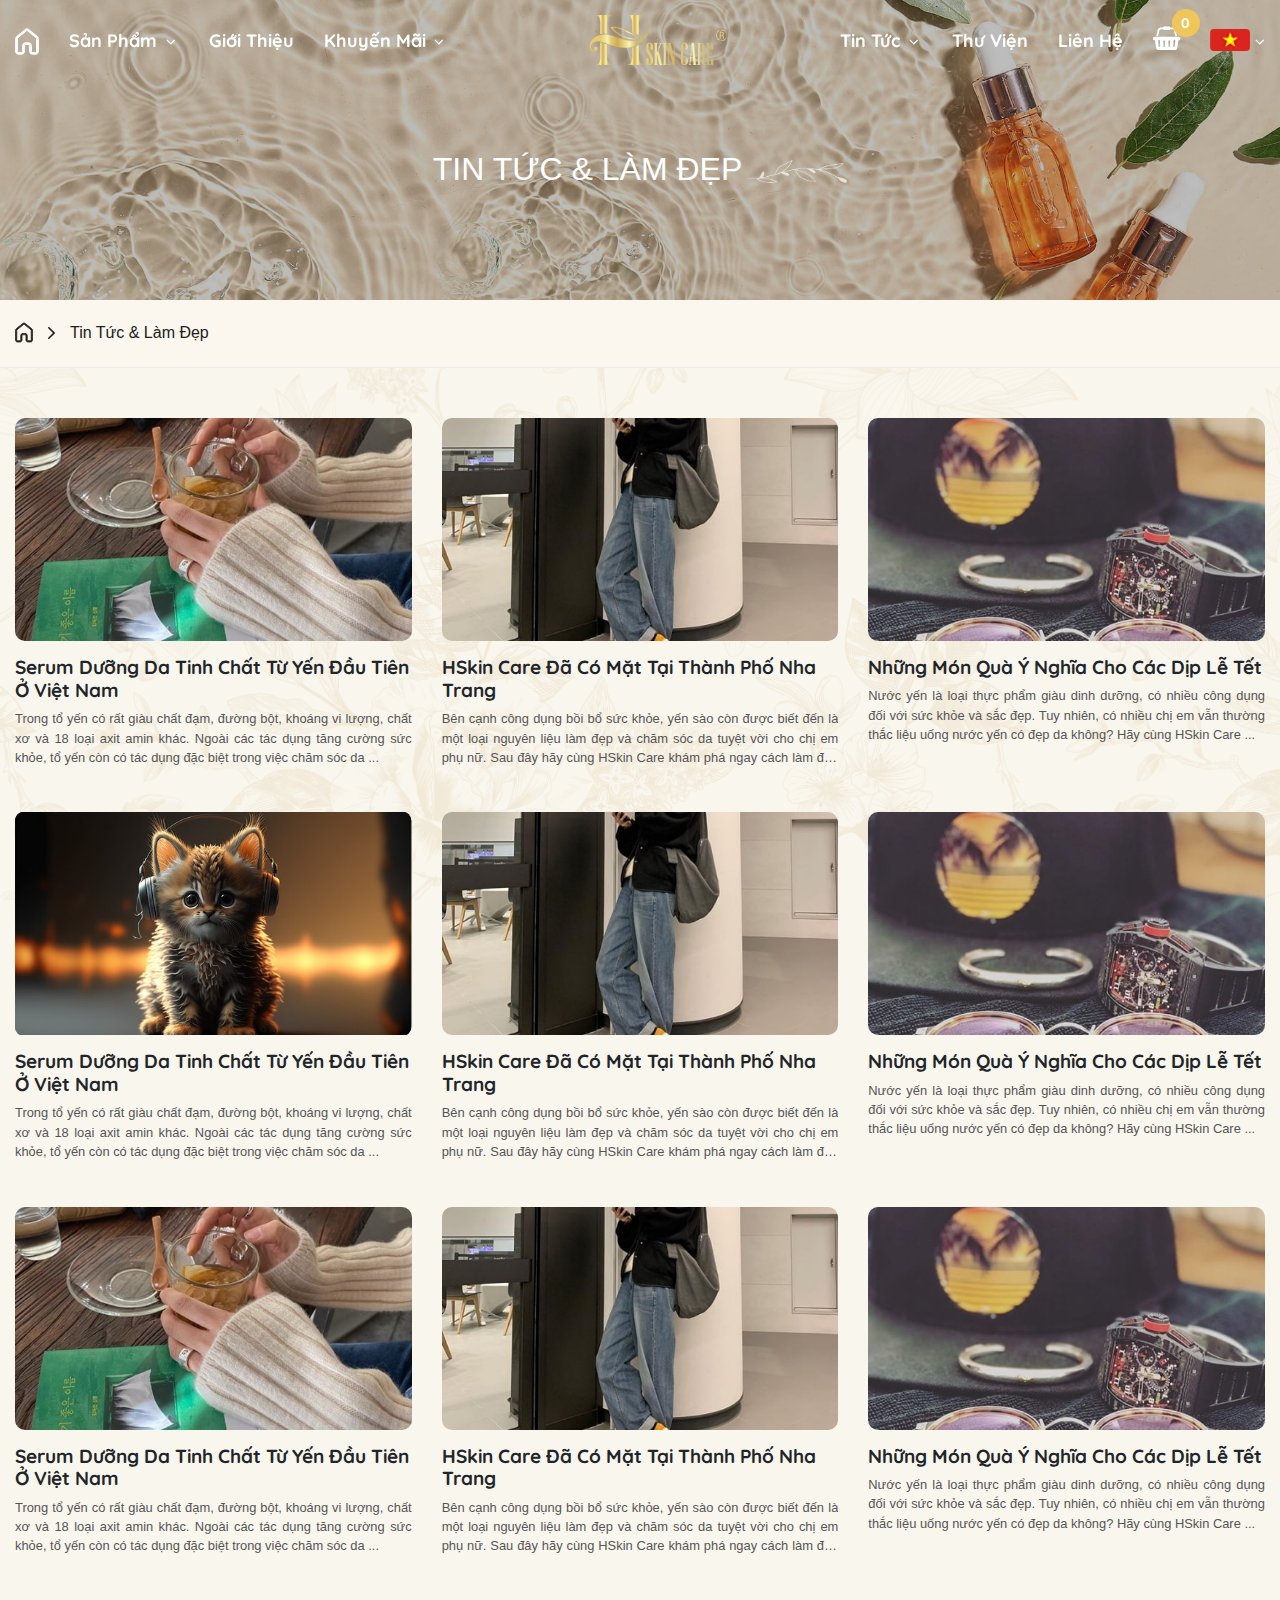
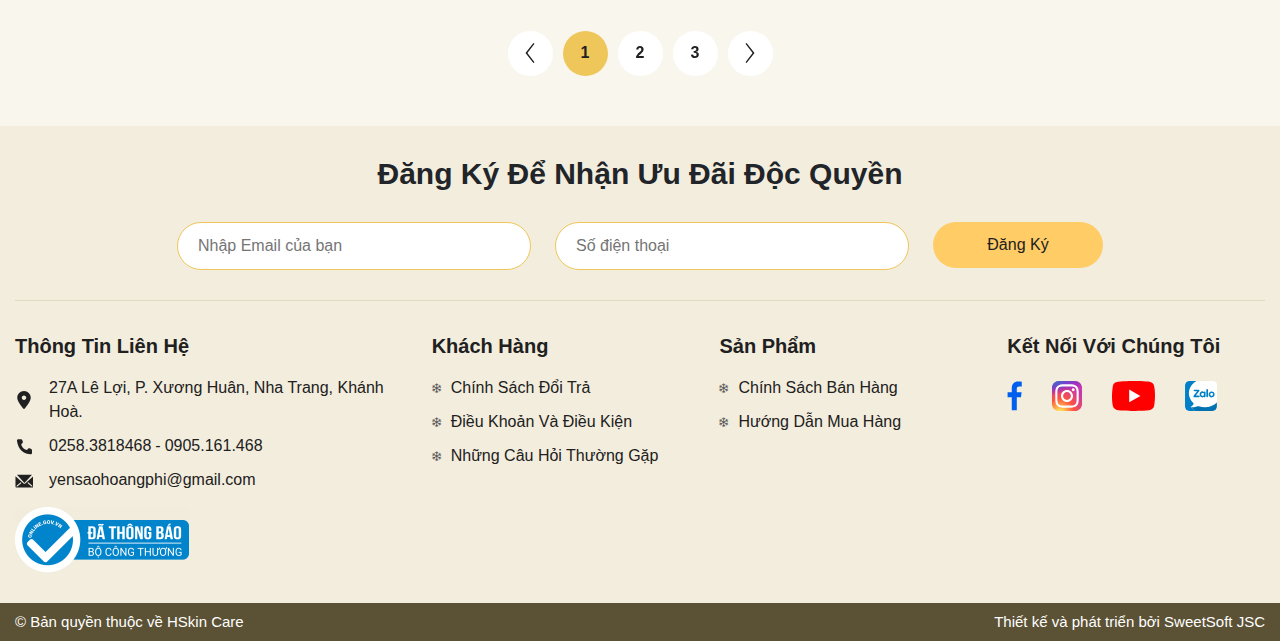
<file: tin-tuc.html>
<!DOCTYPE html>
<html lang="en">

<head>
    <meta charset="UTF-8">
    <meta name="viewport" content="width=device-width, initial-scale=1.0">
    <link rel="stylesheet" href="https://www.w3schools.com/w3css/4/w3.css">
    <link rel="stylesheet" href=".//scss/style.css">
    <link rel="stylesheet" href="https://cdn.jsdelivr.net/npm/bootstrap@4.6.2/dist/css/bootstrap.min.css">
    <script src="https://cdn.jsdelivr.net/npm/jquery@3.7.1/dist/jquery.slim.min.js"></script>
    <script src="https://cdn.jsdelivr.net/npm/popper.js@1.16.1/dist/umd/popper.min.js"></script>
    <script src="https://cdn.jsdelivr.net/npm/bootstrap@4.6.2/dist/js/bootstrap.bundle.min.js"></script>
    <link rel="stylesheet" href="https://cdnjs.cloudflare.com/ajax/libs/font-awesome/4.7.0/css/font-awesome.min.css">
    <script src="https://ajax.googleapis.com/ajax/libs/jquery/3.7.1/jquery.min.js"></script>
    <link rel="stylesheet" href="">
    <link rel='shortcut icon' href='./images/background/about-1.png' />
    <title>SkinCare</title>
</head>

<body>
    <header class="header">
        <div class="head">
            <div class="container-xxl">
                <div class="header-top">
                    <ul class="header-top--left">
                        <div class="wrapBtnCtrMenuHeader">
                            <div class="btnCtrMenu">
                                <svg class="iconOpen" aria-hidden="true" focusable="false" role="img"
                                    xmlns="http://www.w3.org/2000/svg" viewbox="0 0 448 512">
                                    <path fill="currentColor"
                                        d="M436 124H12c-6.627 0-12-5.373-12-12V80c0-6.627 5.373-12 12-12h424c6.627 0 12 5.373 12 12v32c0 6.627-5.373 12-12 12zm0 160H12c-6.627 0-12-5.373-12-12v-32c0-6.627 5.373-12 12-12h424c6.627 0 12 5.373 12 12v32c0 6.627-5.373 12-12 12zm0 160H12c-6.627 0-12-5.373-12-12v-32c0-6.627 5.373-12 12-12h424c6.627 0 12 5.373 12 12v32c0 6.627-5.373 12-12 12z">
                                    </path>
                                </svg>

                                <svg class="iconClose" aria-hidden="true" focusable="false" role="img"
                                    xmlns="http://www.w3.org/2000/svg" viewbox="0 0 320 512">
                                    <path fill="currentColor"
                                        d="M193.94 256L296.5 153.44l21.15-21.15c3.12-3.12 3.12-8.19 0-11.31l-22.63-22.63c-3.12-3.12-8.19-3.12-11.31 0L160 222.06 36.29 98.34c-3.12-3.12-8.19-3.12-11.31 0L2.34 120.97c-3.12 3.12-3.12 8.19 0 11.31L126.06 256 2.34 379.71c-3.12 3.12-3.12 8.19 0 11.31l22.63 22.63c3.12 3.12 8.19 3.12 11.31 0L160 289.94 262.56 392.5l21.15 21.15c3.12 3.12 8.19 3.12 11.31 0l22.63-22.63c3.12-3.12 3.12-8.19 0-11.31L193.94 256z">
                                    </path>
                                </svg>
                            </div>
                        </div>

                        <li class="header-top--left-item"><a href="#"><svg width="24" height="27" viewBox="0 0 24 27"
                                    fill="none" xmlns="http://www.w3.org/2000/svg">
                                    <path
                                        d="M10.404 1.40334C10.8541 1.03461 11.4181 0.83313 12 0.83313C12.5819 0.83313 13.1458 1.03461 13.596 1.40334L22.3793 8.56468C22.6782 8.80971 22.9188 9.11812 23.0838 9.4676C23.2488 9.81708 23.334 10.1989 23.3333 10.5853V23.5753C23.3333 25.0067 22.192 26.1667 20.7833 26.1667H17.2166C15.808 26.1667 14.6666 25.0067 14.6666 23.5753V17.4247C14.6666 16.9473 14.2866 16.5607 13.8166 16.5607H10.1833C9.71396 16.5607 9.3333 16.9473 9.3333 17.4247V23.5753C9.3333 25.0067 8.19196 26.1667 6.7833 26.1667H3.21663C1.80863 26.1667 0.666631 25.0067 0.666631 23.5753V10.5853C0.665908 10.1989 0.75113 9.81708 0.916126 9.4676C1.08112 9.11812 1.32176 8.80971 1.62063 8.56468L10.404 1.40334ZM12.532 2.75068C12.3819 2.62785 12.1939 2.56074 12 2.56074C11.806 2.56074 11.6181 2.62785 11.468 2.75068L2.68463 9.91135C2.58497 9.99309 2.50474 10.096 2.44974 10.2125C2.39474 10.3291 2.36636 10.4565 2.36663 10.5853V23.5753C2.36663 24.0527 2.74663 24.4393 3.21663 24.4393H6.7833C7.25263 24.4393 7.6333 24.0527 7.6333 23.5753V17.4247C7.6333 15.9933 8.7753 14.8333 10.1833 14.8333H13.8166C15.2246 14.8333 16.3666 15.9933 16.3666 17.4247V23.5753C16.3666 24.0527 16.7466 24.4393 17.2166 24.4393H20.7833C21.2526 24.4393 21.6333 24.0527 21.6333 23.5753V10.5853C21.6337 10.4565 21.6053 10.3293 21.5503 10.2128C21.4953 10.0963 21.415 9.99356 21.3153 9.91201L12.532 2.75068Z"
                                        fill="currentColor" stroke="currentColor" />
                                </svg></a></li>
                        <li class="header-top--left-item subMenu"><a href="#">Sản phẩm</a>
                            <div class="btnDropdownMenuSub">
                                <i class="fa fa-angle-down" style="font-size:15px; margin: 0 3px"></i>
                            </div>

                            <div class="wrapSubMenuHeader">
                                <ul class="listMenuHeader">
                                    <li class="itemMenuHeader"><a class="linkMenuHeader" href="#"
                                            title="Sửa Rửa Mặt HSkin Care">Sửa Rửa Mặt HSkin Care</a></li>
                                    <li class="itemMenuHeader"><a class="linkMenuHeader" href="#"
                                            title="Kem Tẩy Tế Bào Chết">Kem Tẩy Tế Bào Chết</a></li>
                                    <li class="itemMenuHeader"><a class="linkMenuHeader" href="#"
                                            title="Kem Dưỡng Mắt">Kem Dưỡng Mắt</a></li>
                                    <li class="itemMenuHeader"><a class="linkMenuHeader" href="#"
                                            title="Kem Dưỡng Chống Lão Hóa">Kem Dưỡng Chống Lão Hóa</a></li>
                                    <li class="itemMenuHeader"><a class="linkMenuHeader" href="#"
                                            title="Dưỡng Ẩm Da">Dưỡng Ẩm Da</a></li>
                                </ul>
                            </div>
                        </li>

                        <li class="header-top--left-item"><a href="bai-viet.html">Giới thiệu</a></li>

                        <li class="header-top--left-item subMenu"><a href="#">Khuyến mãi

                            </a>
                            <div class="btnDropdownMenuSub">
                                <i class="fa fa-angle-down" style="font-size:15px; margin: 0 3px"></i>
                            </div>

                            <div class="wrapSubMenuHeader">
                                <ul class="listMenuHeader">
                                    <li class="itemMenuHeader"><a class="linkMenuHeader" href="#"
                                            title="Sửa Rửa Mặt HSkin Care">Sửa Rửa Mặt HSkin Care</a></li>
                                    <li class="itemMenuHeader"><a class="linkMenuHeader" href="#"
                                            title="Kem Tẩy Tế Bào Chết">Kem Tẩy Tế Bào Chết</a></li>
                                    <li class="itemMenuHeader"><a class="linkMenuHeader" href="#"
                                            title="Kem Dưỡng Mắt">Kem Dưỡng Mắt</a></li>
                                    <li class="itemMenuHeader"><a class="linkMenuHeader" href="#"
                                            title="Kem Dưỡng Chống Lão Hóa">Kem Dưỡng Chống Lão Hóa</a></li>
                                    <li class="itemMenuHeader"><a class="linkMenuHeader" href="#"
                                            title="Dưỡng Ẩm Da">Dưỡng Ẩm Da</a></li>
                                </ul>
                            </div>
                        </li>
                    </ul>
                    <a href="index.html" title="Logo" class="logo"><img src="./images/logo/logo.png" alt="#"></a>
                    <ul class="header-top--right">
                        <li class="header-top--right-item subMenu"><a href="#">Tin tức</a>
                            <div class="btnDropdownMenuSub">
                                <i class="fa fa-angle-down" style="font-size:15px; margin: 0 3px"></i>
                            </div>

                            <div class="wrapSubMenuHeader">
                                <ul class="listMenuHeader">
                                    <li class="itemMenuHeader"><a class="linkMenuHeader" href="#"
                                            title="Sửa Rửa Mặt HSkin Care">Tin Tức Khuyến Mãi</a></li>
                                    <li class="itemMenuHeader"><a class="linkMenuHeader" href="#"
                                            title="Kem Tẩy Tế Bào Chết">Tin Tức Làm Đẹp</a></li>
                                    <li class="itemMenuHeader"><a class="linkMenuHeader" href="#"
                                            title="Kem Dưỡng Mắt">Tin Tức Mới</a></li>
                                    <li class="itemMenuHeader"><a class="linkMenuHeader" href="#"
                                            title="Kem Dưỡng Chống Lão Hóa">Tin Tức Nổi Bật</a></li>
                                </ul>
                            </div>

                        </li>
                        <li class="header-top--right-item"><a href="thu-vien-anh.html">Thư viện</a></li>
                        <li class="header-top--right-item"><a href="#contact">Liên hệ</a></li>
                        <li class="header-top--right-item wrap-cart-header wrapCart">
                            <div class="" data-bs-toggle="dropdown">
                                <i class="fa fa-shopping-basket" style="font-size:24px;"></i>
                                <div class="text-qtt">0</div>
                            </div>

                            <div class="wrapHeaderCart dropdown-menu dropdown-menu-lg dropdown-menu-start p-0">
                                <div class="wrapList">
                                    <ul>
                                    </ul>
                                </div>
                            </div>
                        </li>
                        <li class="header-top--right-item header-language">
                            <div class="language-content">
                                <div class="language-btn"><img src="images/language/vi.jpg" alt="Việt Nam">
                                    <div class="dropdown-btn">
                                        <i class="fa fa-angle-down" style="font-size:15px;"></i>
                                    </div>
                                </div>

                                <div class="dropdown-languge">
                                    <div class="content-list">
                                        <a href="javascript:void(0);" title="Việt Nam"><img src="images/language/vi.jpg"
                                                alt="Việt Nam"></a>
                                        <a href="javascript:void(0);" title="English"><img src="images/language/en.jpg"
                                                alt="English"></a>
                                    </div>
                                </div>
                            </div>
                        </li>
                    </ul>
                </div>
            </div>
        </div>
        <nav class="wrap-menu-mobile">
            <ul class="menu-list">
                <li class="menu-item">
                    <a class="link-item" href="#">Trang chủ</a>
                </li>
                <li class="menu-item">
                    <a class="link-item" href="#">Sản phẩm</a>

                    <div class="btnDropdownMenuSub">
                        <i class="fa fa-angle-down" style="font-size:15px; margin: 0 3px"></i>
                    </div>

                    <div class="wrapSubMenuHeader">
                        <ul class="listMenuHeader">
                            <li class="itemMenuHeader"><a class="linkMenuHeader" href="#"
                                    title="Sửa Rửa Mặt HSkin Care">Tin Tức Khuyến Mãi</a></li>
                            <li class="itemMenuHeader"><a class="linkMenuHeader" href="#"
                                    title="Kem Tẩy Tế Bào Chết">Tin Tức Làm Đẹp</a></li>
                            <li class="itemMenuHeader"><a class="linkMenuHeader" href="#"
                                    title="Kem Dưỡng Mắt">Tin Tức Mới</a></li>
                            <li class="itemMenuHeader"><a class="linkMenuHeader" href="#"
                                    title="Kem Dưỡng Chống Lão Hóa">Tin Tức Nổi Bật</a></li>
                        </ul>
                    </div>
                </li>
                <li class="menu-item">
                    <a class="link-item" href="bai-viet.html">Giới thiệu</a>
                </li>
                <li class="menu-item">
                    <a class="link-item" href="#">Khuyến mãi</a>
                </li>
                <li class="menu-item">
                    <a class="link-item" href="tin-tuc.html">Tin tức</a>
                </li>
                <li class="menu-item">
                    <a class="link-item" href="thu-vien-anh.html">Thư Viện</a>
                </li>
                <li class="menu-item">
                    <a class="link-item" href="#">Liên hệ</a>
                </li>
            </ul>
        </nav>

        <div class="wrap-bg-menu-mobile"></div>
    </header>



    <main class="wrapNewsLayout">
        <div class="bgSection" style="background-image: url(./images/background/1.png);">

        </div>
        <div class="wrapBreadcrumb titleCenter">
            <div class="position-relative">
                <div class="wrapImgItem">
                    <div class="wrapImgResize"><img src="./images/breadcrumb/2.jpg" alt="Tin tức &amp; làm đẹp" /></div>
                </div>
                <div class="wrapTitle">
                    <h1 class="titleMain">Tin tức &amp; làm đẹp<img src="./images/logo/bough-logo.png"
                            alt="bough logo" />
                    </h1>
                </div>
            </div>
            <div class="contentText">
                <div class="container-xxl">
                    <div class="clearfix contentItem">
                        <div class="wrapMenu"><a class="linkItem" href="index.html" title="Trang Chủ"><span><svg
                                        width="24" height="27" viewBox="0 0 24 27" fill="none"
                                        xmlns="http://www.w3.org/2000/svg">
                                        <path
                                            d="M10.404 1.40334C10.8541 1.03461 11.4181 0.83313 12 0.83313C12.5819 0.83313 13.1458 1.03461 13.596 1.40334L22.3793 8.56468C22.6782 8.80971 22.9188 9.11812 23.0838 9.4676C23.2488 9.81708 23.334 10.1989 23.3333 10.5853V23.5753C23.3333 25.0067 22.192 26.1667 20.7833 26.1667H17.2166C15.808 26.1667 14.6666 25.0067 14.6666 23.5753V17.4247C14.6666 16.9473 14.2866 16.5607 13.8166 16.5607H10.1833C9.71396 16.5607 9.3333 16.9473 9.3333 17.4247V23.5753C9.3333 25.0067 8.19196 26.1667 6.7833 26.1667H3.21663C1.80863 26.1667 0.666631 25.0067 0.666631 23.5753V10.5853C0.665908 10.1989 0.75113 9.81708 0.916126 9.4676C1.08112 9.11812 1.32176 8.80971 1.62063 8.56468L10.404 1.40334ZM12.532 2.75068C12.3819 2.62785 12.1939 2.56074 12 2.56074C11.806 2.56074 11.6181 2.62785 11.468 2.75068L2.68463 9.91135C2.58497 9.99309 2.50474 10.096 2.44974 10.2125C2.39474 10.3291 2.36636 10.4565 2.36663 10.5853V23.5753C2.36663 24.0527 2.74663 24.4393 3.21663 24.4393H6.7833C7.25263 24.4393 7.6333 24.0527 7.6333 23.5753V17.4247C7.6333 15.9933 8.7753 14.8333 10.1833 14.8333H13.8166C15.2246 14.8333 16.3666 15.9933 16.3666 17.4247V23.5753C16.3666 24.0527 16.7466 24.4393 17.2166 24.4393H20.7833C21.2526 24.4393 21.6333 24.0527 21.6333 23.5753V10.5853C21.6337 10.4565 21.6053 10.3293 21.5503 10.2128C21.4953 10.0963 21.415 9.99356 21.3153 9.91201L12.532 2.75068Z"
                                            fill="currentColor" stroke="currentColor" />
                                    </svg></span><svg width="7" height="12" viewBox="0 0 7 12" fill="none"
                                    xmlns="http://www.w3.org/2000/svg">
                                    <path
                                        d="M0.242496 11.7628C0.0808333 11.6047 1.99631e-06 11.4176 1.95849e-06 11.2013C1.92068e-06 10.985 0.0808331 10.798 0.242496 10.6403L4.97921 6.00791L0.226328 1.35968C0.0754427 1.21212 1.79683e-07 1.02767 1.40982e-07 0.806324C1.02281e-07 0.58498 0.0808313 0.395257 0.242494 0.237154C0.404156 0.0790513 0.595565 -1.04132e-07 0.816719 -1.428e-07C1.03787 -1.81468e-07 1.22907 0.0790512 1.3903 0.237154L6.82216 5.56522C6.88683 5.62846 6.93274 5.69697 6.9599 5.77075C6.98706 5.84453 7.00042 5.92358 6.99999 6.0079C6.99999 6.09223 6.98641 6.17128 6.95925 6.24506C6.93209 6.31884 6.88639 6.38735 6.82216 6.45059L1.37413 11.7787C1.22325 11.9262 1.03723 12 0.816074 12C0.59492 12 0.403727 11.9209 0.242496 11.7628Z"
                                        fill="currentColor" />
                                </svg></a><a class="linkItem titleLineSlide" href="javascript:void(0);"
                                title="Tin tức &amp; làm đẹp">Tin tức &amp; làm đẹp<svg width="7" height="12"
                                    viewBox="0 0 7 12" fill="none" xmlns="http://www.w3.org/2000/svg">
                                    <path
                                        d="M0.242496 11.7628C0.0808333 11.6047 1.99631e-06 11.4176 1.95849e-06 11.2013C1.92068e-06 10.985 0.0808331 10.798 0.242496 10.6403L4.97921 6.00791L0.226328 1.35968C0.0754427 1.21212 1.79683e-07 1.02767 1.40982e-07 0.806324C1.02281e-07 0.58498 0.0808313 0.395257 0.242494 0.237154C0.404156 0.0790513 0.595565 -1.04132e-07 0.816719 -1.428e-07C1.03787 -1.81468e-07 1.22907 0.0790512 1.3903 0.237154L6.82216 5.56522C6.88683 5.62846 6.93274 5.69697 6.9599 5.77075C6.98706 5.84453 7.00042 5.92358 6.99999 6.0079C6.99999 6.09223 6.98641 6.17128 6.95925 6.24506C6.93209 6.31884 6.88639 6.38735 6.82216 6.45059L1.37413 11.7787C1.22325 11.9262 1.03723 12 0.816074 12C0.59492 12 0.403727 11.9209 0.242496 11.7628Z"
                                        fill="#323232" />
                                </svg></a>
                        </div>
                    </div>
                </div>
            </div>
        </div>
        <section class="news-main wrap-content2">
            <div class="container-xxl">
                <div class="blog-edit">
                    <div class="news-main--blog">
                        <div class="row rowList">
                            <div class="col-sm-6 col-lg-4 colItem">
                                <div class=" experience-main--introduce-product-item">
                                    <div class="experience-main--introduce-product-item-mains">
                                        <img class="experience-image" src="./images/news/1.jpg" alt="#">
                                        <div class="blog">
                                            <h3>Serum Dưỡng Da Tinh Chất Từ Yến Đầu Tiên Ở Việt Nam</h3>
                                            <p>Trong tổ yến có rất giàu chất đạm, đường bột, khoáng vi lượng,
                                                chất
                                                xơ và
                                                18 loại
                                                axit amin khác. Ngoài các tác dụng tăng cường sức khỏe, tổ yến
                                                còn
                                                có
                                                tác dụng
                                                đặc
                                                biệt trong việc chăm sóc da ...</p>
                                        </div>
                                    </div>
                                </div>
                            </div>
                            <div class="col-sm-6 col-lg-4 colItem">
                                <div class=" experience-main--introduce-product-item">
                                    <div class="experience-main--introduce-product-item-mains">
                                        <img class="experience-image" src="./images/news/2.jpg" alt="#">
                                        <div class="blog">
                                            <h3>HSkin Care Đã Có Mặt Tại Thành Phố Nha Trang</h3>
                                            <p>Bên cạnh công dụng bồi bổ sức khỏe, yến sào còn được biết đến là
                                                một
                                                loại
                                                nguyên
                                                liệu làm đẹp và chăm sóc da tuyệt vời cho chị em phụ nữ. Sau đây
                                                hãy
                                                cùng HSkin
                                                Care khám phá ngay cách làm đẹp ...</p>
                                        </div>
                                    </div>
                                </div>
                            </div>
                            <div class="col-sm-6 col-lg-4 colItem">
                                <div class=" experience-main--introduce-product-item">
                                    <div class="experience-main--introduce-product-item-mains">
                                        <img class="experience-image" src="./images/news/3.jpg" alt="#">
                                        <div class="blog">
                                            <h3>Những Món Quà Ý Nghĩa Cho Các Dịp Lễ Tết</h3>
                                            <p>Nước yến là loại thực phẩm giàu dinh dưỡng, có nhiều công dụng
                                                đối
                                                với
                                                sức khỏe
                                                và sắc đẹp. Tuy nhiên, có nhiều chị em vẫn thường thắc liệu uống
                                                nước
                                                yến có đẹp
                                                da không? Hãy cùng HSkin Care ...</p>
                                        </div>
                                    </div>
                                </div>
                            </div>
                            <div class="col-sm-6 col-lg-4 colItem">
                                <div class=" experience-main--introduce-product-item">
                                    <div class="experience-main--introduce-product-item-mains">
                                        <div class="wrapImgResize img16And9 ">
                                            <img class="experience-image " src="./images/news/4.jpg" alt="#">

                                        </div>
                                        <div class="blog">
                                            <h3>Serum Dưỡng Da Tinh Chất Từ Yến Đầu Tiên Ở Việt Nam</h3>
                                            <p>Trong tổ yến có rất giàu chất đạm, đường bột, khoáng vi lượng,
                                                chất
                                                xơ và
                                                18 loại
                                                axit amin khác. Ngoài các tác dụng tăng cường sức khỏe, tổ yến
                                                còn
                                                có
                                                tác dụng
                                                đặc
                                                biệt trong việc chăm sóc da ...</p>
                                        </div>
                                    </div>
                                </div>
                            </div>
                            <div class="col-sm-6 col-lg-4 colItem">
                                <div class=" experience-main--introduce-product-item">
                                    <div class="experience-main--introduce-product-item-mains">
                                        <img class="experience-image" src="./images/news/2.jpg" alt="#">
                                        <div class="blog">
                                            <h3>HSkin Care Đã Có Mặt Tại Thành Phố Nha Trang</h3>
                                            <p>Bên cạnh công dụng bồi bổ sức khỏe, yến sào còn được biết đến là
                                                một
                                                loại
                                                nguyên
                                                liệu làm đẹp và chăm sóc da tuyệt vời cho chị em phụ nữ. Sau đây
                                                hãy
                                                cùng HSkin
                                                Care khám phá ngay cách làm đẹp ...</p>
                                        </div>
                                    </div>
                                </div>
                            </div>
                            <div class="col-sm-6 col-lg-4 colItem">
                                <div class=" experience-main--introduce-product-item">
                                    <div class="experience-main--introduce-product-item-mains">
                                        <img class="experience-image" src="./images/news/3.jpg" alt="#">
                                        <div class="blog">
                                            <h3>Những Món Quà Ý Nghĩa Cho Các Dịp Lễ Tết</h3>
                                            <p>Nước yến là loại thực phẩm giàu dinh dưỡng, có nhiều công dụng
                                                đối
                                                với
                                                sức khỏe
                                                và sắc đẹp. Tuy nhiên, có nhiều chị em vẫn thường thắc liệu uống
                                                nước
                                                yến có đẹp
                                                da không? Hãy cùng HSkin Care ...</p>
                                        </div>
                                    </div>
                                </div>
                            </div>
                            <div class="col-sm-6 col-lg-4 colItem">
                                <div class=" experience-main--introduce-product-item">
                                    <div class="experience-main--introduce-product-item-mains">
                                        <img class="experience-image" src="./images/news/1.jpg" alt="#">
                                        <div class="blog">
                                            <h3>Serum Dưỡng Da Tinh Chất Từ Yến Đầu Tiên Ở Việt Nam</h3>
                                            <p>Trong tổ yến có rất giàu chất đạm, đường bột, khoáng vi lượng,
                                                chất
                                                xơ và
                                                18 loại
                                                axit amin khác. Ngoài các tác dụng tăng cường sức khỏe, tổ yến
                                                còn
                                                có
                                                tác dụng
                                                đặc
                                                biệt trong việc chăm sóc da ...</p>
                                        </div>
                                    </div>
                                </div>
                            </div>
                            <div class="col-sm-6 col-lg-4 colItem">
                                <div class=" experience-main--introduce-product-item">
                                    <div class="experience-main--introduce-product-item-mains">
                                        <img class="experience-image" src="./images/news/2.jpg" alt="#">
                                        <div class="blog">
                                            <h3>HSkin Care Đã Có Mặt Tại Thành Phố Nha Trang</h3>
                                            <p>Bên cạnh công dụng bồi bổ sức khỏe, yến sào còn được biết đến là
                                                một
                                                loại
                                                nguyên
                                                liệu làm đẹp và chăm sóc da tuyệt vời cho chị em phụ nữ. Sau đây
                                                hãy
                                                cùng HSkin
                                                Care khám phá ngay cách làm đẹp ...</p>
                                        </div>
                                    </div>
                                </div>
                            </div>
                            <div class="col-sm-6 col-lg-4 colItem">
                                <div class=" experience-main--introduce-product-item">
                                    <div class="experience-main--introduce-product-item-mains">
                                        <img class="experience-image" src="./images/news/3.jpg" alt="#">
                                        <div class="blog">
                                            <h3>Những Món Quà Ý Nghĩa Cho Các Dịp Lễ Tết</h3>
                                            <p>Nước yến là loại thực phẩm giàu dinh dưỡng, có nhiều công dụng
                                                đối
                                                với
                                                sức khỏe
                                                và sắc đẹp. Tuy nhiên, có nhiều chị em vẫn thường thắc liệu uống
                                                nước
                                                yến có đẹp
                                                da không? Hãy cùng HSkin Care ...</p>
                                        </div>
                                    </div>
                                </div>
                            </div>
                        </div>
                    </div>
                </div>

                <div class="wrapPagination"> <a class="pagingItem pagingBtn prev" href="javascript:void(0);" title="prev page"><svg width="36" height="80" viewBox="0 0 36 80" fill="none" xmlns="http://www.w3.org/2000/svg">
                    <path fill-rule="evenodd" clip-rule="evenodd" d="M36 76.588L31.649 80L0 39.966L31.652 0L36 3.416L7.7 39.966L36 76.588Z" fill="currentColor" />
                </svg></a><a class="pagingItem active" href="javascript:void(0);" title="page 1"><span>1</span></a><a class="pagingItem" href="javascript:void(0);" title="page 2"><span>2</span></a><a class="pagingItem" href="javascript:void(0);" title="page 3"><span>3</span></a><a class="pagingItem pagingBtn next" href="javascript:void(0);" title="next page"><svg width="36" height="80" viewBox="0 0 36 80" fill="none" xmlns="http://www.w3.org/2000/svg">
                    <path fill-rule="evenodd" clip-rule="evenodd" d="M0 3.412L4.351 0L36 40.034L4.348 80L0 76.584L28.3 40.034L0 3.412Z" fill="currentColor" />
                </svg></a></div>
            </div>
        </section>
    </main>
    <footer class="footer" id="contact">
        <div class="contentMain bgColorFooter">
            <div class="container-xxl">
                <div class="contentItem">
                    <div class="wrapSubscribe">
                        <h3 class="titleMain">Đăng Ký để nhận ưu đãi độc quyền</h3>
                    </div>
                    <div class="frmFooter">
                        <div class="formContent">
                            <div class="inputGroupItem">
                                <input class="inputItem" type="text" placeholder="Nhập Email của bạn">
                            </div>
                        </div>
                        <div class="formContent">
                            <div class="inputGroupItem">
                                <input class="inputItem" type="text" placeholder="Số điện thoại">
                            </div>
                        </div>
                        <button class="btnSend but" data-bs-toggle="modal" data-bs-target="#modalSubcribe">Đăng
                            Ký</button>
                    </div>
                </div>

                <hr class="separator">
                <div class="contentItem">
                    <div class="row rowList">


                        <div class="col-sm-6 col-xl colItem">
                            <div class="contentCol v1">
                                <div class="titleFooter">thông tin liên hệ</div>
                                <div class="wrapMenu wrapContact wrapIconAndText"><a class="linkItem"
                                        href="https://maps.app.goo.gl/rZnc5nW8ar8JgFZa9"
                                        title="27A Lê Lợi, P. Xương Huân, Nha Trang, Khánh Hoà." target="_blank"><svg
                                            fill="currentColor" xmlns="http://www.w3.org/2000/svg"
                                            viewBox="0 0 384 512">
                                            <path
                                                d="M215.7 499.2C267 435 384 279.4 384 192C384 86 298 0 192 0S0 86 0 192c0 87.4 117 243 168.3 307.2c12.3 15.3 35.1 15.3 47.4 0zM192 256c-35.3 0-64-28.7-64-64s28.7-64 64-64s64 28.7 64 64s-28.7 64-64 64z" />
                                        </svg><span>27A Lê Lợi, P. Xương Huân, Nha Trang, Khánh Hoà.</span></a>
                                    <div class="linkItem"><svg width="24" height="24" viewBox="0 0 24 24" fill="none"
                                            xmlns="http://www.w3.org/2000/svg">
                                            <path
                                                d="M15.976 17.2139L17.6989 15.491C17.931 15.2618 18.2246 15.1049 18.5441 15.0394C18.8635 14.9739 19.1952 15.0025 19.4987 15.1218L21.5985 15.9602C21.9052 16.0847 22.1683 16.2972 22.3544 16.5709C22.5406 16.8447 22.6415 17.1674 22.6445 17.4985V21.3442C22.6427 21.5694 22.5954 21.7919 22.5054 21.9983C22.4153 22.2047 22.2844 22.3908 22.1206 22.5453C21.9568 22.6998 21.7634 22.8195 21.552 22.8973C21.3407 22.9751 21.1158 23.0093 20.8909 22.9979C6.1771 22.0826 3.20819 9.62239 2.64672 4.85368C2.62065 4.6195 2.64447 4.38246 2.71659 4.15814C2.78872 3.93383 2.90752 3.72733 3.06519 3.55223C3.22285 3.37713 3.4158 3.23739 3.63135 3.14222C3.84689 3.04704 4.08015 2.99859 4.31577 3.00003H8.03075C8.36226 3.00101 8.68589 3.10115 8.96003 3.28756C9.23416 3.47397 9.44626 3.73814 9.56904 4.04607L10.4074 6.14584C10.5307 6.44817 10.5621 6.78011 10.4978 7.10021C10.4335 7.4203 10.2763 7.71436 10.0459 7.94565L8.32302 9.66854C8.32302 9.66854 9.31522 16.3832 15.976 17.2139Z"
                                                fill="currentColor" />
                                        </svg><span> <a href="tel:02583818468"
                                                title="0258.3818468">0258.3818468</a><span
                                                style="margin: 0 4px;">-</span></span><span> <a href="tel:0905161468"
                                                title="0905.161.468">0905.161.468</a></span>
                                    </div><a class="linkItem" href="mailto:myphamhskincare@gmail.com"
                                        title="myphamhskincare@gmail.com" target=""><svg width="24" height="24"
                                            viewBox="0 0 24 24" fill="none" xmlns="http://www.w3.org/2000/svg">
                                            <g clip-path="url(#clip0_5663_11320)">
                                                <path
                                                    d="M22.6365 5.008C22.5423 4.99733 22.4473 4.99733 22.3531 5.008H3.00275C2.87873 5.0101 2.75553 5.03054 2.63647 5.06877L12.6227 16L22.6365 5.008Z"
                                                    fill="currentColor" />
                                                <path
                                                    d="M24.5465 7L13.6265 16.6196C13.3454 16.8668 12.9653 17.0055 12.569 17.0055C12.1727 17.0055 11.7925 16.8668 11.5115 16.6196L0.688975 7.07298C0.655704 7.18114 0.638064 7.2926 0.636475 7.40469V20.6732C0.636475 21.0251 0.79451 21.3625 1.07581 21.6114C1.35712 21.8602 1.73865 22 2.13647 22H23.1365C23.5343 22 23.9158 21.8602 24.1971 21.6114C24.4784 21.3625 24.6365 21.0251 24.6365 20.6732V7.40469C24.6305 7.26647 24.6001 7.12992 24.5465 7V7ZM3.16397 20.6732H2.12147V19.7245L7.57397 14.9412L8.63147 15.8766L3.16397 20.6732ZM23.1215 20.6732H22.0715L16.604 15.8766L17.6615 14.9412L23.114 19.7245L23.1215 20.6732Z"
                                                    fill="currentColor" />
                                            </g>
                                            <defs>
                                                <clipPath id="clip0_5663_11320">
                                                    <rect width="24" height="24" fill="white" />
                                                </clipPath>
                                            </defs>
                                        </svg><span>yensaohoangphi@gmail.com</span></a>
                                </div>
                            </div>
                        </div>

                        <div class="col-sm-6 col-xl colItem">
                            <div class="contentCol v2">
                                <div class="titleFooter">Khách hàng</div>
                                <div class="wrapMenu"><a class="linkItem" href="javascript:void(0);"
                                        title="Chính sách đổi trả"><i class="fa fa-snowflake-o"
                                            style="font-size:10px; color: #555555; margin-right: 10px"></i><span>Chính
                                            sách đổi trả</span></a><a class="linkItem" href="javascript:void(0);"
                                        title="Điều khoản và điều kiện"><i class="fa fa-snowflake-o"
                                            style="font-size:10px; color: #555555; margin-right: 10px"></i><span>Điều
                                            khoản và điều kiện</span></a><a class="linkItem" href="javascript:void(0);"
                                        title="Những câu hỏi thường gặp"><i class="fa fa-snowflake-o"
                                            style="font-size:10px; color: #555555; margin-right: 10px"></i><span>Những
                                            câu hỏi thường gặp</span></a>
                                </div>
                            </div>
                        </div>

                        <div class="col-sm-6 col-xl colItem">
                            <div class="contentCol v3">
                                <div class="titleFooter">sản phẩm</div>

                                <div class="wrapMenu"><a class="linkItem" href="javascript:void(0);"
                                        title="Chính sách bán hàng"><i class="fa fa-snowflake-o"
                                            style="font-size:10px; color: #555555; margin-right: 10px"></i><span>Chính
                                            sách bán hàng</span></a><a class="linkItem" href="javascript:void(0);"
                                        title="Hướng dẫn mua hàng"><i class="fa fa-snowflake-o"
                                            style="font-size:10px; color: #555555; margin-right: 10px"></i><span>Hướng
                                            dẫn mua hàng</span></a>
                                </div>
                            </div>
                        </div>

                        <div class="col-sm-6 col-xl colItem">
                            <div class="contentCol v4">
                                <div class="titleFooter">Kết nối với chúng tôi</div>
                                <div class="clearfix wrapSocial">
                                    <div class="listItem"><a class="linkItem" href="javascript:void(0);"><img
                                                src="./images/Icons-svg/socials-footer/facebook.svg"
                                                alt="Facebook"></a><a class="linkItem" href="javascript:void(0);"><img
                                                src="./images/Icons-svg/socials-footer/instagram.svg"
                                                alt="Instagram"></a><a class="linkItem" href="javascript:void(0);"><img
                                                src="./images/Icons-svg/socials-footer/youtube.svg" alt="Youtube"></a><a
                                            class="linkItem" href="javascript:void(0);"><img
                                                src="./images/Icons-svg/socials-footer/zalo.svg" alt="Zalo"></a>
                                    </div>
                                </div>
                            </div>
                        </div>
                    </div>

                    <div class="wrapMinistryLogo"><img src="./images/logo/bo-cong-thuong.png" alt="Bộ công thương">
                    </div>
                </div>
            </div>
        </div>

        <div class="wrapCopyright bgColor4">
            <div class="container-xxl">
                <div class="colCopyRight">
                    <div class="titleCopyright">
                        <p style="color: #fff">© Bản quyền thuộc về HSkin Care</p>
                    </div>
                    <div class="titleDeveloper"><a target="_blank" href="https://www.sweetsoft.vn/"
                            title="Nha Trang web design, Nha Trang web design, Khanh Hoa web design, company, software, informatics">Thiết
                            kế và phát triển bởi SweetSoft JSC</a></div>
                </div>
            </div>
        </div>
    </footer>

    <div class="modal fade" id="modalSubcribe" tabindex="-1" role="dialog" aria-hidden="true">
        <div class="modal-dialog modal-dialog-centered">
            <div class="modal-content">
                <div class="modal-header" style="justify-content: center;">
                    <h5 class="modal-title">Đăng ký thành công</h5>
                </div>
                <div class="modal-body" style="text-align: center;">
                    <div class="wrapImg"> <img style="width: 80px;" src="images/vector/order-complete.svg"
                            alt="Đặt hàng thành công"></div>
                    <p>Chúng tôi sẽ gửi thông tin đến bạn khi HSkin Care có các chương trình sự kiện mới nhất. Xin trân
                        trọng cảm ơn!</p>
                </div>
                <div class="modal-footer">
                    <button class="but text" data-bs-dismiss="modal" style="width: 100%;">Đóng</button>
                </div>
            </div>
        </div>
    </div>

    <div class="wrapBtnScrollTop"><a class="linkItem" href="javascript:void(0);" title="Top"><svg fill="currentColor"
                xmlns="http://www.w3.org/2000/svg" viewBox="0 0 512 512">
                <path
                    d="M233.4 105.4c12.5-12.5 32.8-12.5 45.3 0l192 192c12.5 12.5 12.5 32.8 0 45.3s-32.8 12.5-45.3 0L256 173.3 86.6 342.6c-12.5 12.5-32.8 12.5-45.3 0s-12.5-32.8 0-45.3l192-192z" />
            </svg></a></div>

    <script src="./js/lib.js"></script>
    <script src="./js/common.js"></script>
</body>

</html>
</file>
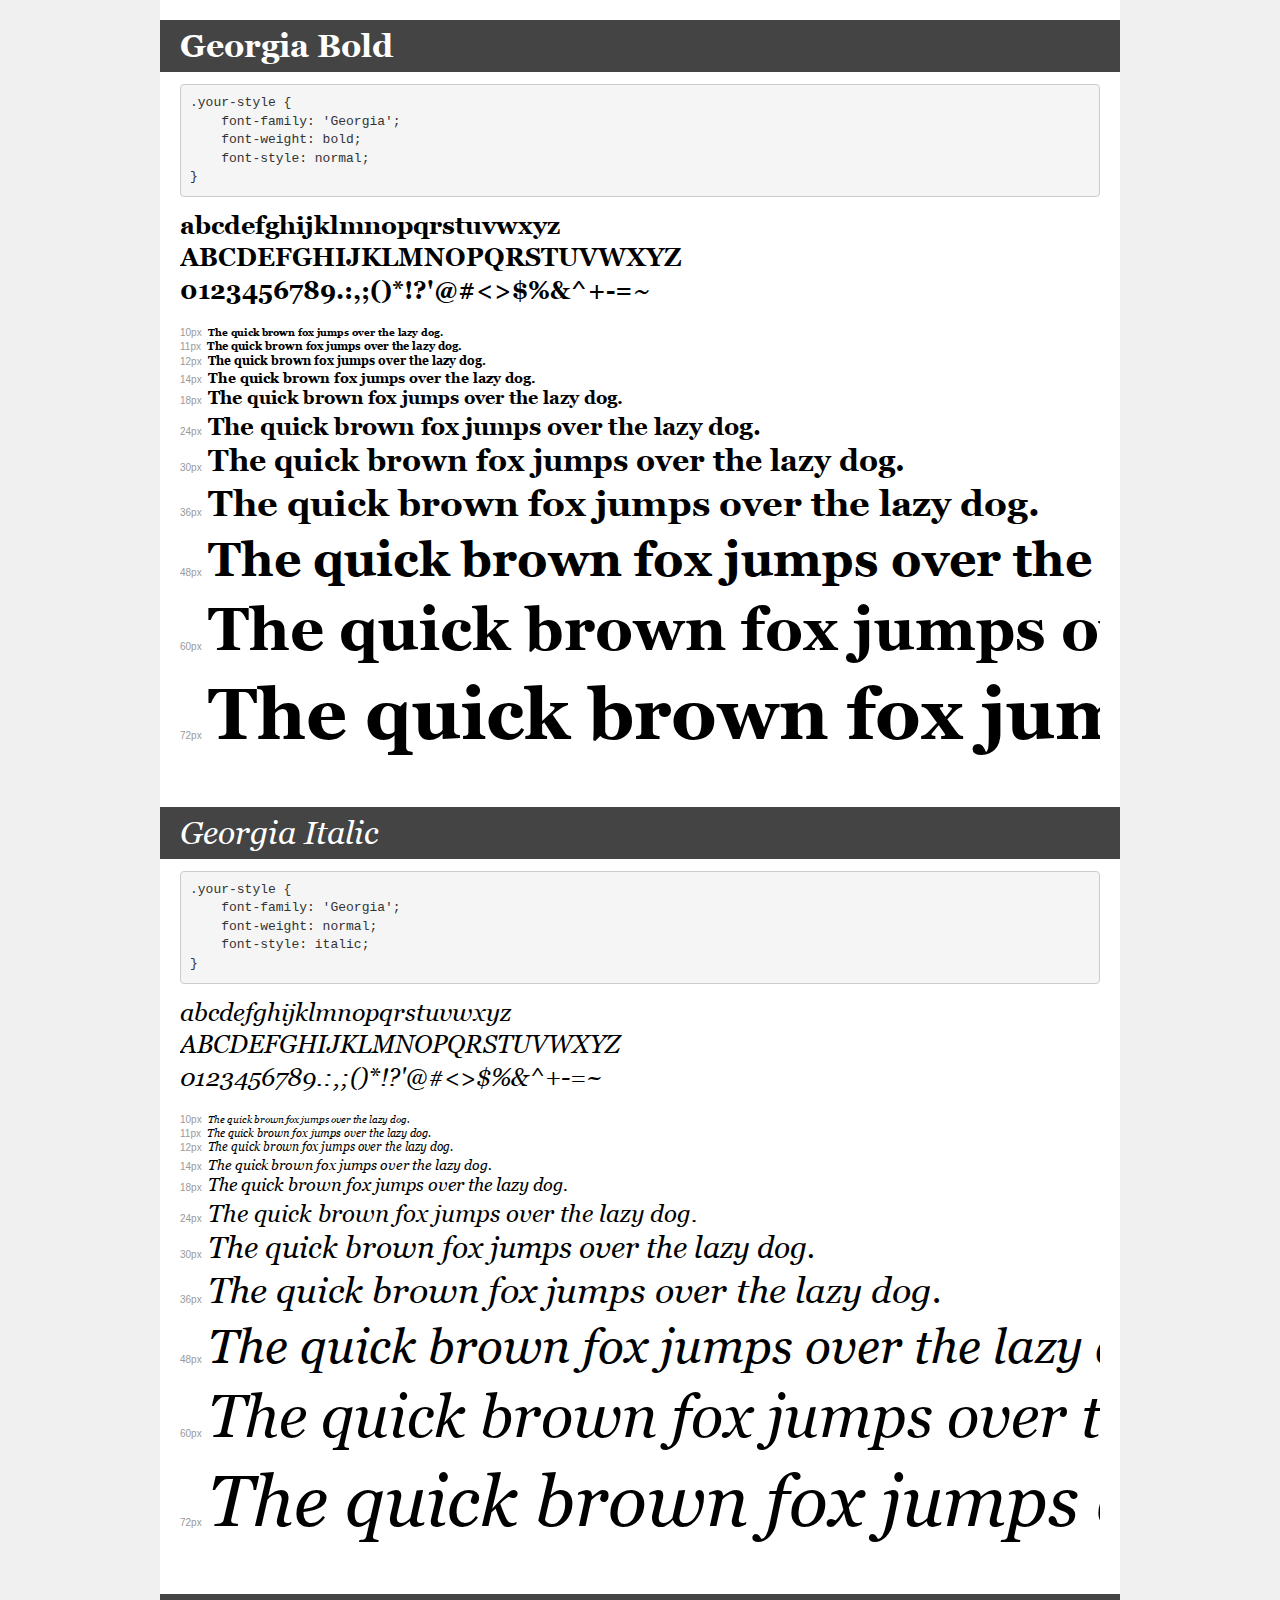
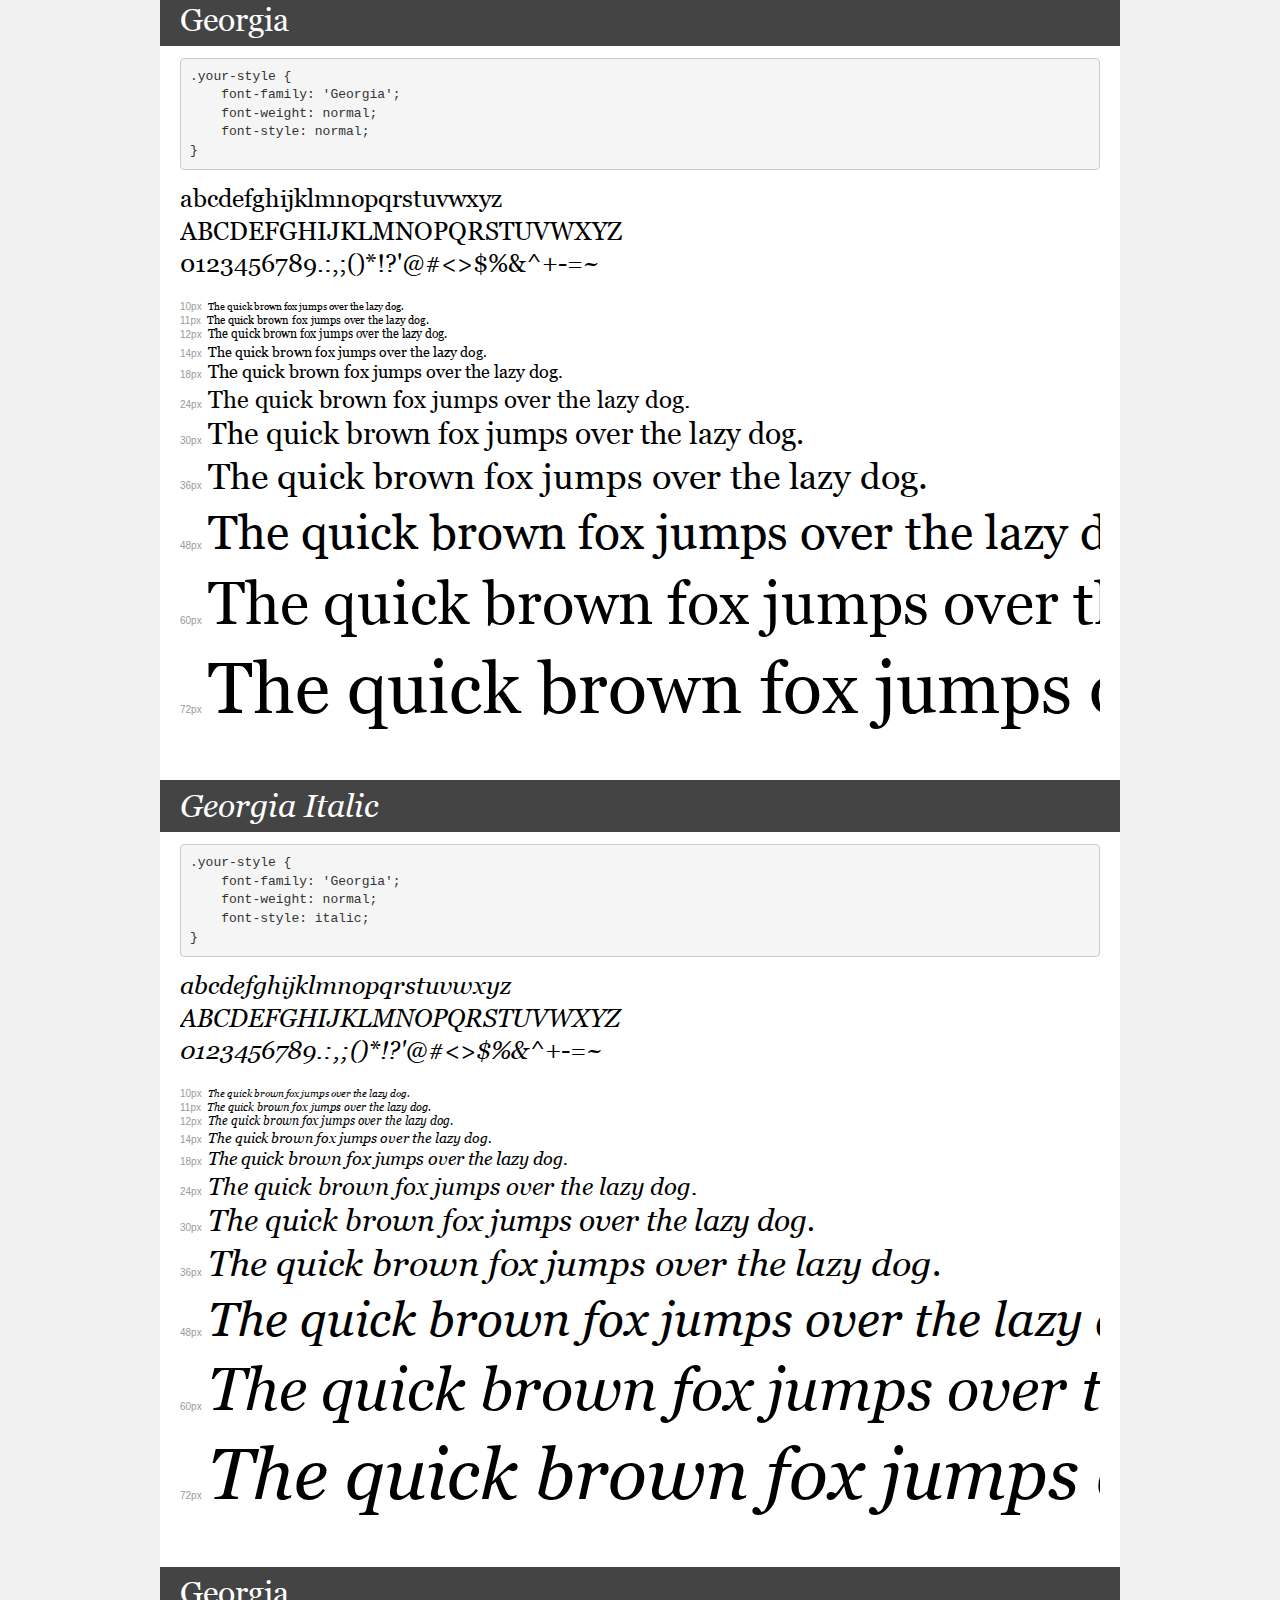
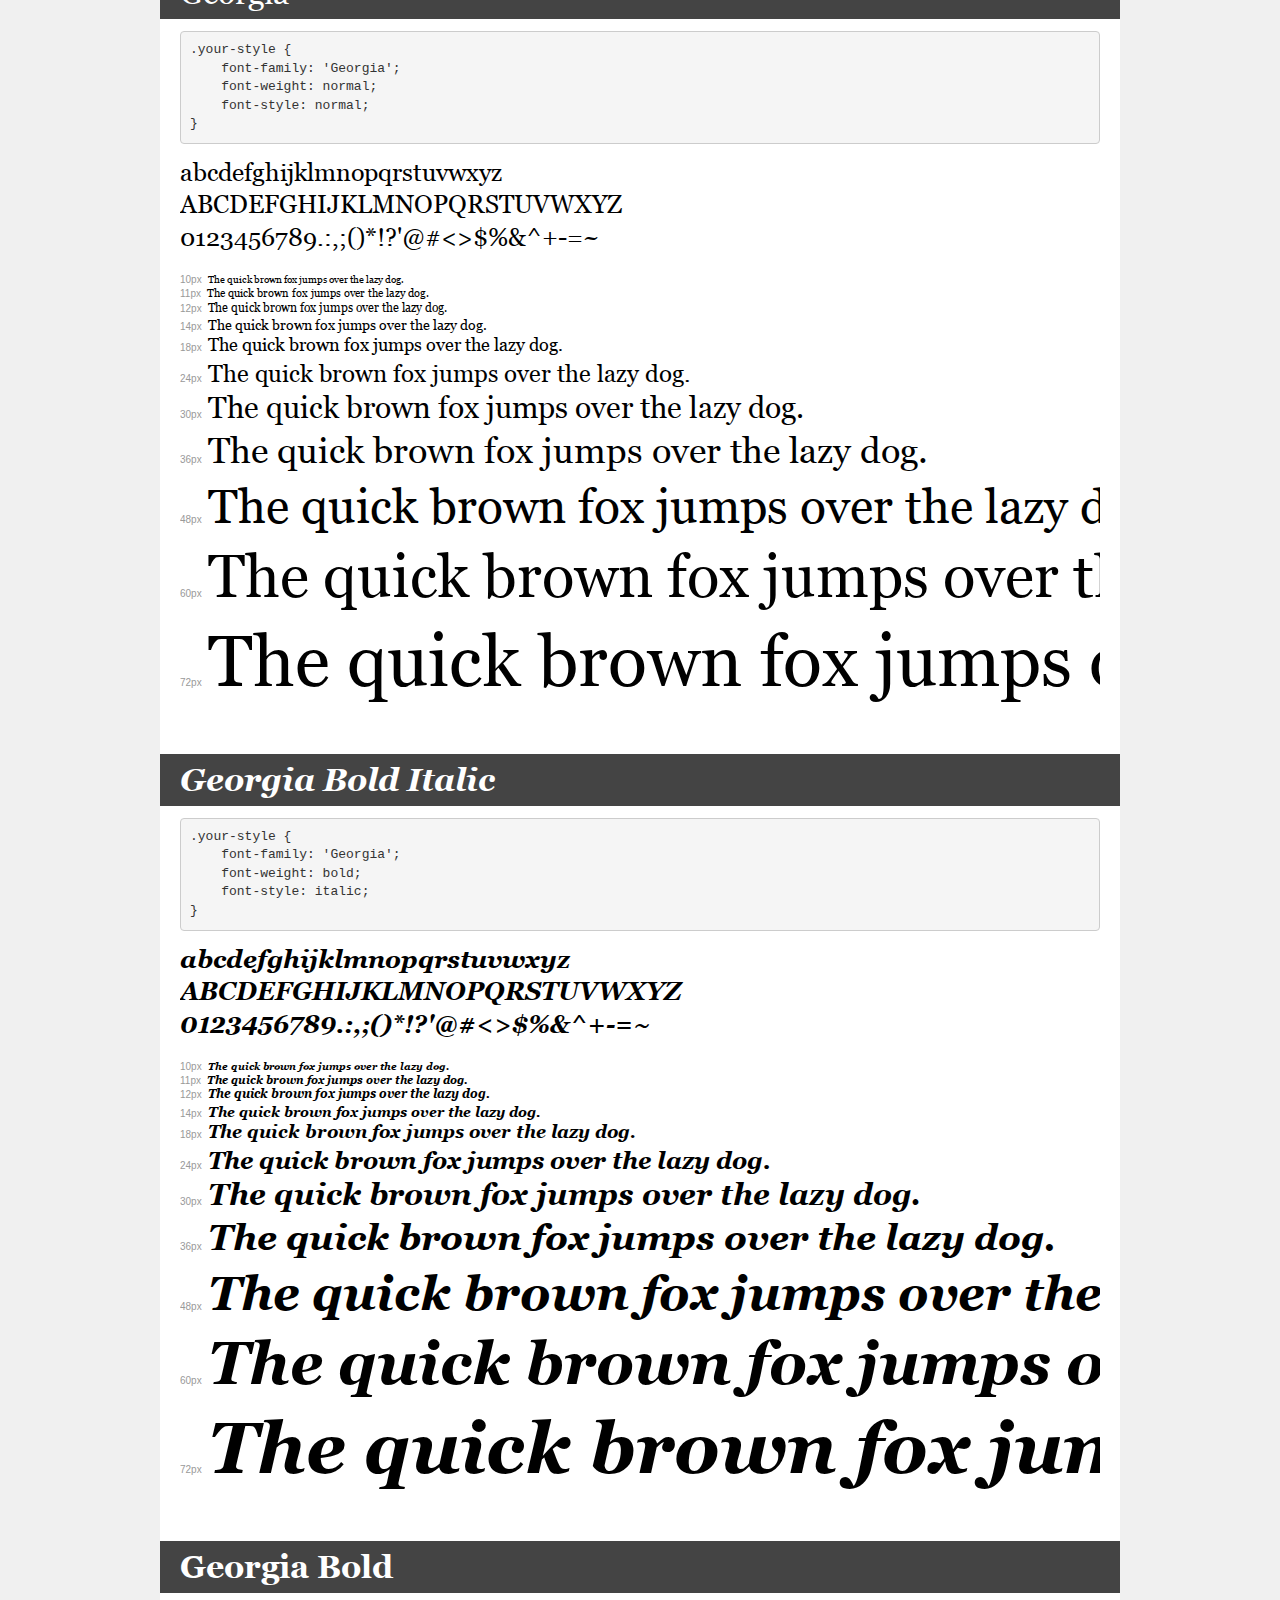
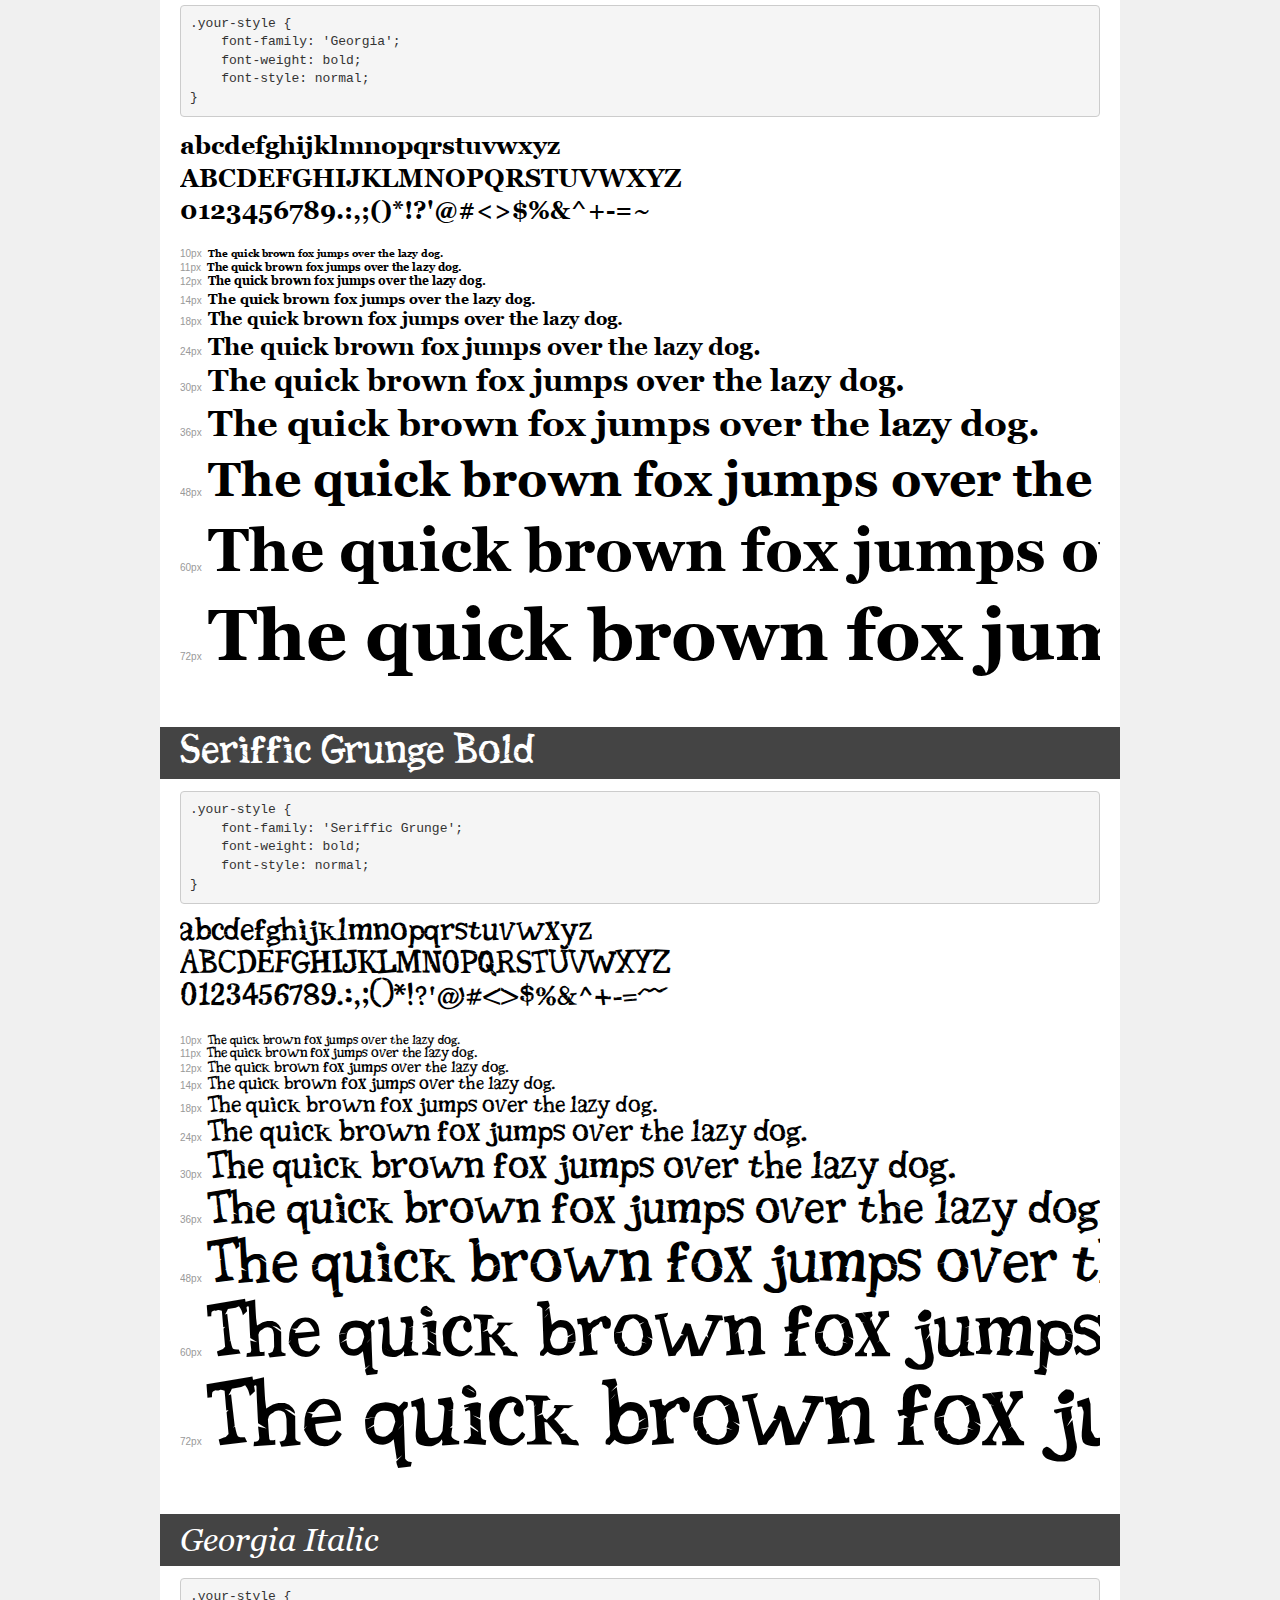
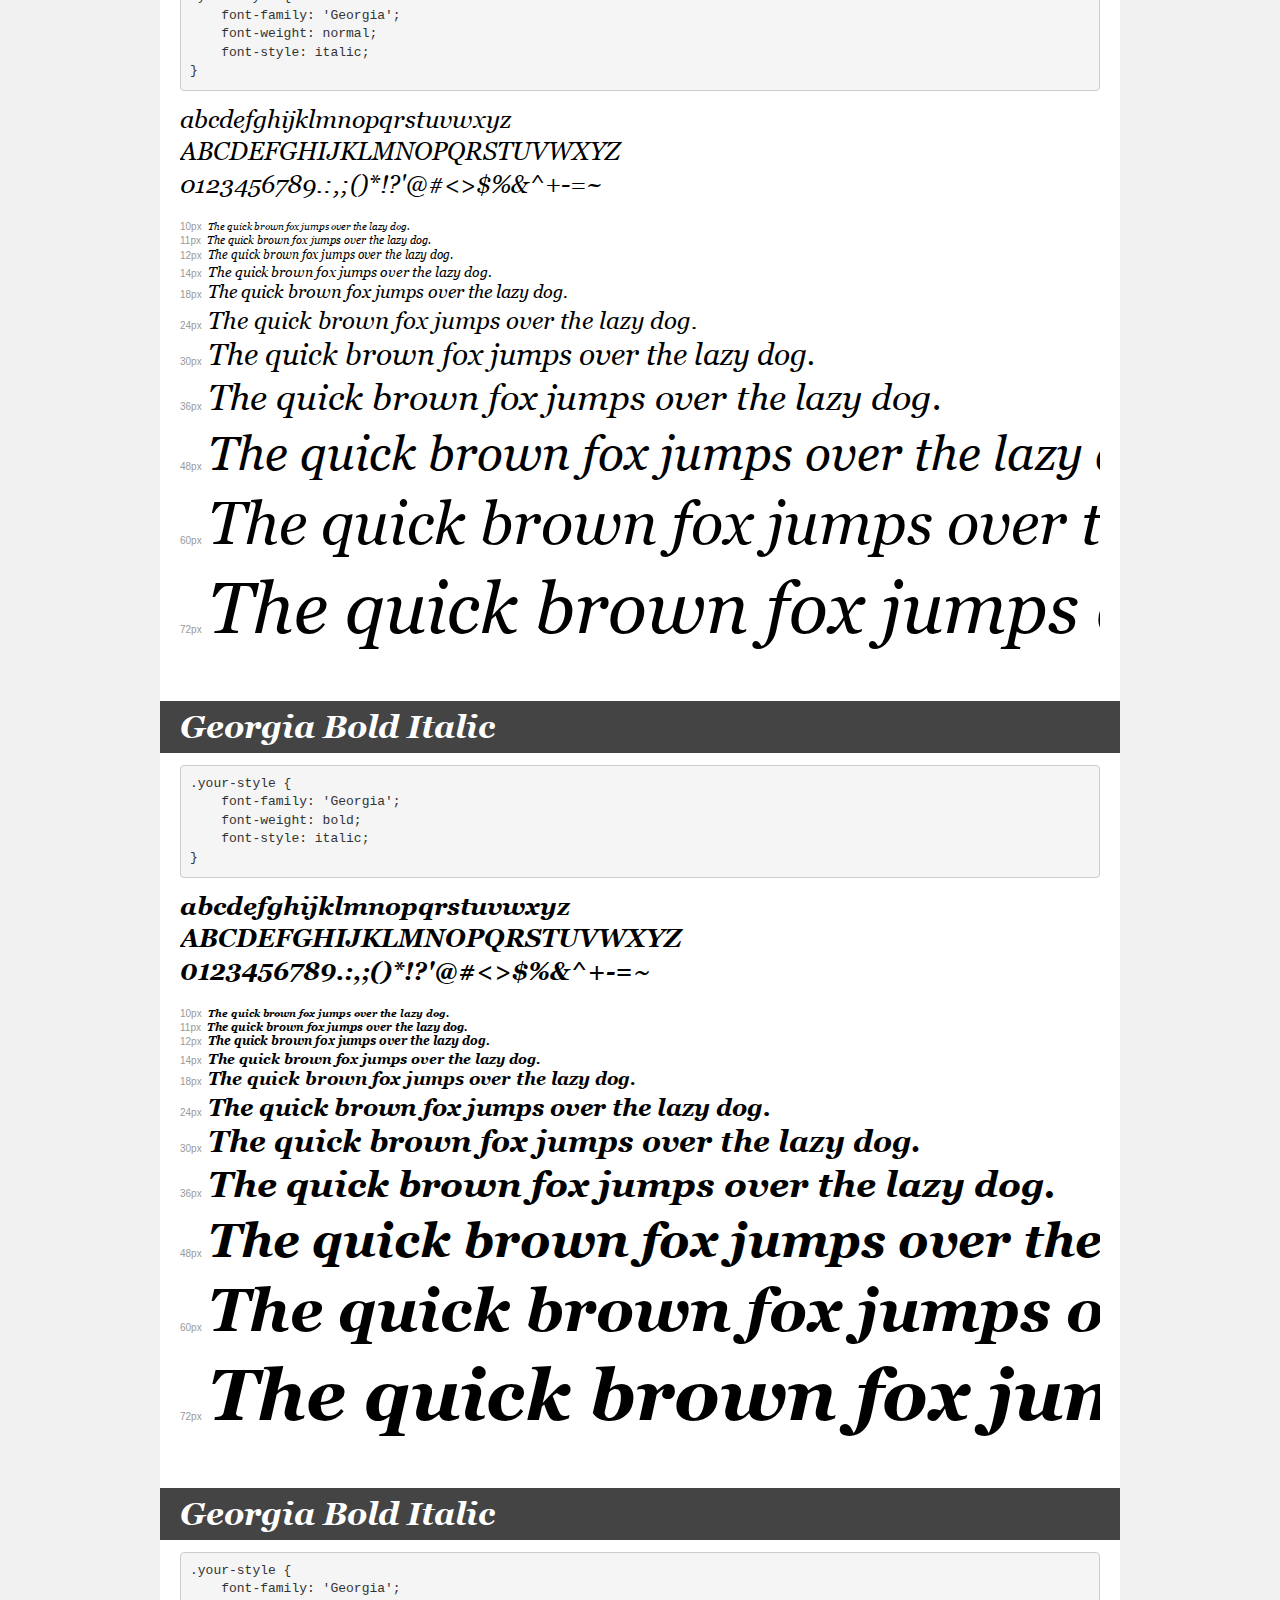
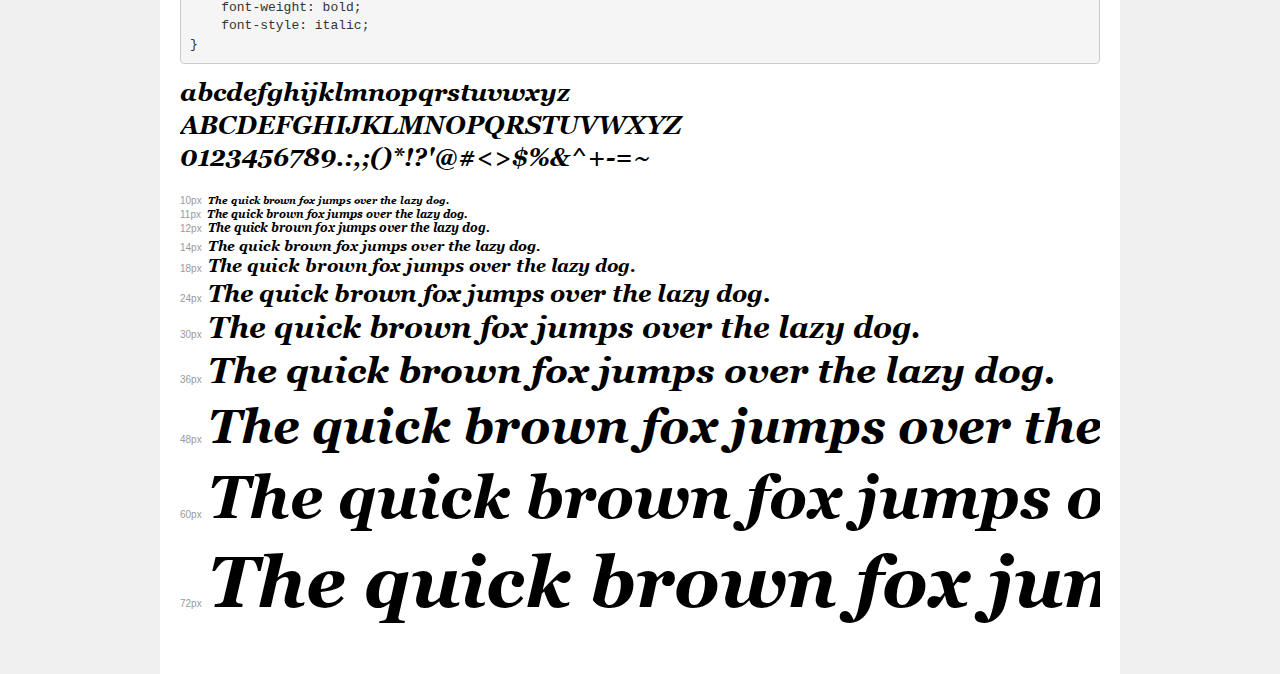
<file: fonts/demo.html>
<!DOCTYPE html>
<html lang="en">
<head>
    <meta charset="utf-8">
    <meta http-equiv="X-UA-Compatible" content="IE=edge">
    <meta name="viewport" content="width=device-width, initial-scale=1">
    <meta name="robots" content="noindex, noarchive">
    <meta name="format-detection" content="telephone=no">
    <title>Transfonter demo</title>
    <link href="stylesheet.css" rel="stylesheet">
    <style>
        /*
        http://meyerweb.com/eric/tools/css/reset/
        v2.0 | 20110126
        License: none (public domain)
        */
        html, body, div, span, applet, object, iframe,
        h1, h2, h3, h4, h5, h6, p, blockquote, pre,
        a, abbr, acronym, address, big, cite, code,
        del, dfn, em, img, ins, kbd, q, s, samp,
        small, strike, strong, sub, sup, tt, var,
        b, u, i, center,
        dl, dt, dd, ol, ul, li,
        fieldset, form, label, legend,
        table, caption, tbody, tfoot, thead, tr, th, td,
        article, aside, canvas, details, embed,
        figure, figcaption, footer, header, hgroup,
        menu, nav, output, ruby, section, summary,
        time, mark, audio, video {
            margin: 0;
            padding: 0;
            border: 0;
            font-size: 100%;
            font: inherit;
            vertical-align: baseline;
        }
        /* HTML5 display-role reset for older browsers */
        article, aside, details, figcaption, figure,
        footer, header, hgroup, menu, nav, section {
            display: block;
        }
        body {
            line-height: 1;
        }
        ol, ul {
            list-style: none;
        }
        blockquote, q {
            quotes: none;
        }
        blockquote:before, blockquote:after,
        q:before, q:after {
            content: '';
            content: none;
        }
        table {
            border-collapse: collapse;
            border-spacing: 0;
        }
        /* demo styles */
        body {
            background: #f0f0f0;
            color: #000;
        }
        .page {
            background: #fff;
            width: 920px;
            margin: 0 auto;
            padding: 20px 20px 0 20px;
            overflow: hidden;
        }
        .font-container {
            overflow-x: auto;
            overflow-y: hidden;
            margin-bottom: 40px;
            line-height: 1.3;
            white-space: nowrap;
            padding-bottom: 5px;
        }
        h1 {
            position: relative;
            background: #444;
            font-size: 32px;
            color: #fff;
            padding: 10px 20px;
            margin: 0 -20px 12px -20px;
        }
        .letters {
            font-size: 25px;
            margin-bottom: 20px;
        }
        .s10:before {
            content: '10px';
        }
        .s11:before {
            content: '11px';
        }
        .s12:before {
            content: '12px';
        }
        .s14:before {
            content: '14px';
        }
        .s18:before {
            content: '18px';
        }
        .s24:before {
            content: '24px';
        }
        .s30:before {
            content: '30px';
        }
        .s36:before {
            content: '36px';
        }
        .s48:before {
            content: '48px';
        }
        .s60:before {
            content: '60px';
        }
        .s72:before {
            content: '72px';
        }
        .s10:before, .s11:before, .s12:before, .s14:before,
        .s18:before, .s24:before, .s30:before, .s36:before,
        .s48:before, .s60:before, .s72:before {
            font-family: Arial, sans-serif;
            font-size: 10px;
            font-weight: normal;
            font-style: normal;
            color: #999;
            padding-right: 6px;
        }
        pre {
            display: block;
            padding: 9px;
            margin: 0 0 12px;
            font-family: Monaco, Menlo, Consolas, "Courier New", monospace;
            font-size: 13px;
            line-height: 1.428571429;
            color: #333;
            font-weight: normal;
            font-style: normal;
            background-color: #f5f5f5;
            border: 1px solid #ccc;
            overflow-x: auto;
            border-radius: 4px;
        }
        /* responsive */
        @media (max-width: 959px) {
            .page {
                width: auto;
                margin: 0;
            }
        }
    </style>
</head>
<body>
<div class="page">
    <div class="demo">
        <h1 style="font-family: 'Georgia'; font-weight: bold; font-style: normal;">Georgia Bold</h1>
        <pre title="Usage">.your-style {
    font-family: 'Georgia';
    font-weight: bold;
    font-style: normal;
}</pre>
        <div class="font-container" style="font-family: 'Georgia'; font-weight: bold; font-style: normal;">
            <p class="letters">
                abcdefghijklmnopqrstuvwxyz<br>
ABCDEFGHIJKLMNOPQRSTUVWXYZ<br>
                0123456789.:,;()*!?'@#&lt;&gt;$%&^+-=~
            </p>
            <p class="s10" style="font-size: 10px;">The quick brown fox jumps over the lazy dog.</p>
            <p class="s11" style="font-size: 11px;">The quick brown fox jumps over the lazy dog.</p>
            <p class="s12" style="font-size: 12px;">The quick brown fox jumps over the lazy dog.</p>
            <p class="s14" style="font-size: 14px;">The quick brown fox jumps over the lazy dog.</p>
            <p class="s18" style="font-size: 18px;">The quick brown fox jumps over the lazy dog.</p>
            <p class="s24" style="font-size: 24px;">The quick brown fox jumps over the lazy dog.</p>
            <p class="s30" style="font-size: 30px;">The quick brown fox jumps over the lazy dog.</p>
            <p class="s36" style="font-size: 36px;">The quick brown fox jumps over the lazy dog.</p>
            <p class="s48" style="font-size: 48px;">The quick brown fox jumps over the lazy dog.</p>
            <p class="s60" style="font-size: 60px;">The quick brown fox jumps over the lazy dog.</p>
            <p class="s72" style="font-size: 72px;">The quick brown fox jumps over the lazy dog.</p>
        </div>
    </div>

    <div class="demo">
        <h1 style="font-family: 'Georgia'; font-weight: normal; font-style: italic;">Georgia Italic</h1>
        <pre title="Usage">.your-style {
    font-family: 'Georgia';
    font-weight: normal;
    font-style: italic;
}</pre>
        <div class="font-container" style="font-family: 'Georgia'; font-weight: normal; font-style: italic;">
            <p class="letters">
                abcdefghijklmnopqrstuvwxyz<br>
ABCDEFGHIJKLMNOPQRSTUVWXYZ<br>
                0123456789.:,;()*!?'@#&lt;&gt;$%&^+-=~
            </p>
            <p class="s10" style="font-size: 10px;">The quick brown fox jumps over the lazy dog.</p>
            <p class="s11" style="font-size: 11px;">The quick brown fox jumps over the lazy dog.</p>
            <p class="s12" style="font-size: 12px;">The quick brown fox jumps over the lazy dog.</p>
            <p class="s14" style="font-size: 14px;">The quick brown fox jumps over the lazy dog.</p>
            <p class="s18" style="font-size: 18px;">The quick brown fox jumps over the lazy dog.</p>
            <p class="s24" style="font-size: 24px;">The quick brown fox jumps over the lazy dog.</p>
            <p class="s30" style="font-size: 30px;">The quick brown fox jumps over the lazy dog.</p>
            <p class="s36" style="font-size: 36px;">The quick brown fox jumps over the lazy dog.</p>
            <p class="s48" style="font-size: 48px;">The quick brown fox jumps over the lazy dog.</p>
            <p class="s60" style="font-size: 60px;">The quick brown fox jumps over the lazy dog.</p>
            <p class="s72" style="font-size: 72px;">The quick brown fox jumps over the lazy dog.</p>
        </div>
    </div>

    <div class="demo">
        <h1 style="font-family: 'Georgia'; font-weight: normal; font-style: normal;">Georgia</h1>
        <pre title="Usage">.your-style {
    font-family: 'Georgia';
    font-weight: normal;
    font-style: normal;
}</pre>
        <div class="font-container" style="font-family: 'Georgia'; font-weight: normal; font-style: normal;">
            <p class="letters">
                abcdefghijklmnopqrstuvwxyz<br>
ABCDEFGHIJKLMNOPQRSTUVWXYZ<br>
                0123456789.:,;()*!?'@#&lt;&gt;$%&^+-=~
            </p>
            <p class="s10" style="font-size: 10px;">The quick brown fox jumps over the lazy dog.</p>
            <p class="s11" style="font-size: 11px;">The quick brown fox jumps over the lazy dog.</p>
            <p class="s12" style="font-size: 12px;">The quick brown fox jumps over the lazy dog.</p>
            <p class="s14" style="font-size: 14px;">The quick brown fox jumps over the lazy dog.</p>
            <p class="s18" style="font-size: 18px;">The quick brown fox jumps over the lazy dog.</p>
            <p class="s24" style="font-size: 24px;">The quick brown fox jumps over the lazy dog.</p>
            <p class="s30" style="font-size: 30px;">The quick brown fox jumps over the lazy dog.</p>
            <p class="s36" style="font-size: 36px;">The quick brown fox jumps over the lazy dog.</p>
            <p class="s48" style="font-size: 48px;">The quick brown fox jumps over the lazy dog.</p>
            <p class="s60" style="font-size: 60px;">The quick brown fox jumps over the lazy dog.</p>
            <p class="s72" style="font-size: 72px;">The quick brown fox jumps over the lazy dog.</p>
        </div>
    </div>

    <div class="demo">
        <h1 style="font-family: 'Georgia'; font-weight: normal; font-style: italic;">Georgia Italic</h1>
        <pre title="Usage">.your-style {
    font-family: 'Georgia';
    font-weight: normal;
    font-style: italic;
}</pre>
        <div class="font-container" style="font-family: 'Georgia'; font-weight: normal; font-style: italic;">
            <p class="letters">
                abcdefghijklmnopqrstuvwxyz<br>
ABCDEFGHIJKLMNOPQRSTUVWXYZ<br>
                0123456789.:,;()*!?'@#&lt;&gt;$%&^+-=~
            </p>
            <p class="s10" style="font-size: 10px;">The quick brown fox jumps over the lazy dog.</p>
            <p class="s11" style="font-size: 11px;">The quick brown fox jumps over the lazy dog.</p>
            <p class="s12" style="font-size: 12px;">The quick brown fox jumps over the lazy dog.</p>
            <p class="s14" style="font-size: 14px;">The quick brown fox jumps over the lazy dog.</p>
            <p class="s18" style="font-size: 18px;">The quick brown fox jumps over the lazy dog.</p>
            <p class="s24" style="font-size: 24px;">The quick brown fox jumps over the lazy dog.</p>
            <p class="s30" style="font-size: 30px;">The quick brown fox jumps over the lazy dog.</p>
            <p class="s36" style="font-size: 36px;">The quick brown fox jumps over the lazy dog.</p>
            <p class="s48" style="font-size: 48px;">The quick brown fox jumps over the lazy dog.</p>
            <p class="s60" style="font-size: 60px;">The quick brown fox jumps over the lazy dog.</p>
            <p class="s72" style="font-size: 72px;">The quick brown fox jumps over the lazy dog.</p>
        </div>
    </div>

    <div class="demo">
        <h1 style="font-family: 'Georgia'; font-weight: normal; font-style: normal;">Georgia</h1>
        <pre title="Usage">.your-style {
    font-family: 'Georgia';
    font-weight: normal;
    font-style: normal;
}</pre>
        <div class="font-container" style="font-family: 'Georgia'; font-weight: normal; font-style: normal;">
            <p class="letters">
                abcdefghijklmnopqrstuvwxyz<br>
ABCDEFGHIJKLMNOPQRSTUVWXYZ<br>
                0123456789.:,;()*!?'@#&lt;&gt;$%&^+-=~
            </p>
            <p class="s10" style="font-size: 10px;">The quick brown fox jumps over the lazy dog.</p>
            <p class="s11" style="font-size: 11px;">The quick brown fox jumps over the lazy dog.</p>
            <p class="s12" style="font-size: 12px;">The quick brown fox jumps over the lazy dog.</p>
            <p class="s14" style="font-size: 14px;">The quick brown fox jumps over the lazy dog.</p>
            <p class="s18" style="font-size: 18px;">The quick brown fox jumps over the lazy dog.</p>
            <p class="s24" style="font-size: 24px;">The quick brown fox jumps over the lazy dog.</p>
            <p class="s30" style="font-size: 30px;">The quick brown fox jumps over the lazy dog.</p>
            <p class="s36" style="font-size: 36px;">The quick brown fox jumps over the lazy dog.</p>
            <p class="s48" style="font-size: 48px;">The quick brown fox jumps over the lazy dog.</p>
            <p class="s60" style="font-size: 60px;">The quick brown fox jumps over the lazy dog.</p>
            <p class="s72" style="font-size: 72px;">The quick brown fox jumps over the lazy dog.</p>
        </div>
    </div>

    <div class="demo">
        <h1 style="font-family: 'Georgia'; font-weight: bold; font-style: italic;">Georgia Bold Italic</h1>
        <pre title="Usage">.your-style {
    font-family: 'Georgia';
    font-weight: bold;
    font-style: italic;
}</pre>
        <div class="font-container" style="font-family: 'Georgia'; font-weight: bold; font-style: italic;">
            <p class="letters">
                abcdefghijklmnopqrstuvwxyz<br>
ABCDEFGHIJKLMNOPQRSTUVWXYZ<br>
                0123456789.:,;()*!?'@#&lt;&gt;$%&^+-=~
            </p>
            <p class="s10" style="font-size: 10px;">The quick brown fox jumps over the lazy dog.</p>
            <p class="s11" style="font-size: 11px;">The quick brown fox jumps over the lazy dog.</p>
            <p class="s12" style="font-size: 12px;">The quick brown fox jumps over the lazy dog.</p>
            <p class="s14" style="font-size: 14px;">The quick brown fox jumps over the lazy dog.</p>
            <p class="s18" style="font-size: 18px;">The quick brown fox jumps over the lazy dog.</p>
            <p class="s24" style="font-size: 24px;">The quick brown fox jumps over the lazy dog.</p>
            <p class="s30" style="font-size: 30px;">The quick brown fox jumps over the lazy dog.</p>
            <p class="s36" style="font-size: 36px;">The quick brown fox jumps over the lazy dog.</p>
            <p class="s48" style="font-size: 48px;">The quick brown fox jumps over the lazy dog.</p>
            <p class="s60" style="font-size: 60px;">The quick brown fox jumps over the lazy dog.</p>
            <p class="s72" style="font-size: 72px;">The quick brown fox jumps over the lazy dog.</p>
        </div>
    </div>

    <div class="demo">
        <h1 style="font-family: 'Georgia'; font-weight: bold; font-style: normal;">Georgia Bold</h1>
        <pre title="Usage">.your-style {
    font-family: 'Georgia';
    font-weight: bold;
    font-style: normal;
}</pre>
        <div class="font-container" style="font-family: 'Georgia'; font-weight: bold; font-style: normal;">
            <p class="letters">
                abcdefghijklmnopqrstuvwxyz<br>
ABCDEFGHIJKLMNOPQRSTUVWXYZ<br>
                0123456789.:,;()*!?'@#&lt;&gt;$%&^+-=~
            </p>
            <p class="s10" style="font-size: 10px;">The quick brown fox jumps over the lazy dog.</p>
            <p class="s11" style="font-size: 11px;">The quick brown fox jumps over the lazy dog.</p>
            <p class="s12" style="font-size: 12px;">The quick brown fox jumps over the lazy dog.</p>
            <p class="s14" style="font-size: 14px;">The quick brown fox jumps over the lazy dog.</p>
            <p class="s18" style="font-size: 18px;">The quick brown fox jumps over the lazy dog.</p>
            <p class="s24" style="font-size: 24px;">The quick brown fox jumps over the lazy dog.</p>
            <p class="s30" style="font-size: 30px;">The quick brown fox jumps over the lazy dog.</p>
            <p class="s36" style="font-size: 36px;">The quick brown fox jumps over the lazy dog.</p>
            <p class="s48" style="font-size: 48px;">The quick brown fox jumps over the lazy dog.</p>
            <p class="s60" style="font-size: 60px;">The quick brown fox jumps over the lazy dog.</p>
            <p class="s72" style="font-size: 72px;">The quick brown fox jumps over the lazy dog.</p>
        </div>
    </div>

    <div class="demo">
        <h1 style="font-family: 'Seriffic Grunge'; font-weight: bold; font-style: normal;">Seriffic Grunge Bold</h1>
        <pre title="Usage">.your-style {
    font-family: 'Seriffic Grunge';
    font-weight: bold;
    font-style: normal;
}</pre>
        <div class="font-container" style="font-family: 'Seriffic Grunge'; font-weight: bold; font-style: normal;">
            <p class="letters">
                abcdefghijklmnopqrstuvwxyz<br>
ABCDEFGHIJKLMNOPQRSTUVWXYZ<br>
                0123456789.:,;()*!?'@#&lt;&gt;$%&^+-=~
            </p>
            <p class="s10" style="font-size: 10px;">The quick brown fox jumps over the lazy dog.</p>
            <p class="s11" style="font-size: 11px;">The quick brown fox jumps over the lazy dog.</p>
            <p class="s12" style="font-size: 12px;">The quick brown fox jumps over the lazy dog.</p>
            <p class="s14" style="font-size: 14px;">The quick brown fox jumps over the lazy dog.</p>
            <p class="s18" style="font-size: 18px;">The quick brown fox jumps over the lazy dog.</p>
            <p class="s24" style="font-size: 24px;">The quick brown fox jumps over the lazy dog.</p>
            <p class="s30" style="font-size: 30px;">The quick brown fox jumps over the lazy dog.</p>
            <p class="s36" style="font-size: 36px;">The quick brown fox jumps over the lazy dog.</p>
            <p class="s48" style="font-size: 48px;">The quick brown fox jumps over the lazy dog.</p>
            <p class="s60" style="font-size: 60px;">The quick brown fox jumps over the lazy dog.</p>
            <p class="s72" style="font-size: 72px;">The quick brown fox jumps over the lazy dog.</p>
        </div>
    </div>

    <div class="demo">
        <h1 style="font-family: 'Georgia'; font-weight: normal; font-style: italic;">Georgia Italic</h1>
        <pre title="Usage">.your-style {
    font-family: 'Georgia';
    font-weight: normal;
    font-style: italic;
}</pre>
        <div class="font-container" style="font-family: 'Georgia'; font-weight: normal; font-style: italic;">
            <p class="letters">
                abcdefghijklmnopqrstuvwxyz<br>
ABCDEFGHIJKLMNOPQRSTUVWXYZ<br>
                0123456789.:,;()*!?'@#&lt;&gt;$%&^+-=~
            </p>
            <p class="s10" style="font-size: 10px;">The quick brown fox jumps over the lazy dog.</p>
            <p class="s11" style="font-size: 11px;">The quick brown fox jumps over the lazy dog.</p>
            <p class="s12" style="font-size: 12px;">The quick brown fox jumps over the lazy dog.</p>
            <p class="s14" style="font-size: 14px;">The quick brown fox jumps over the lazy dog.</p>
            <p class="s18" style="font-size: 18px;">The quick brown fox jumps over the lazy dog.</p>
            <p class="s24" style="font-size: 24px;">The quick brown fox jumps over the lazy dog.</p>
            <p class="s30" style="font-size: 30px;">The quick brown fox jumps over the lazy dog.</p>
            <p class="s36" style="font-size: 36px;">The quick brown fox jumps over the lazy dog.</p>
            <p class="s48" style="font-size: 48px;">The quick brown fox jumps over the lazy dog.</p>
            <p class="s60" style="font-size: 60px;">The quick brown fox jumps over the lazy dog.</p>
            <p class="s72" style="font-size: 72px;">The quick brown fox jumps over the lazy dog.</p>
        </div>
    </div>

    <div class="demo">
        <h1 style="font-family: 'Georgia'; font-weight: bold; font-style: italic;">Georgia Bold Italic</h1>
        <pre title="Usage">.your-style {
    font-family: 'Georgia';
    font-weight: bold;
    font-style: italic;
}</pre>
        <div class="font-container" style="font-family: 'Georgia'; font-weight: bold; font-style: italic;">
            <p class="letters">
                abcdefghijklmnopqrstuvwxyz<br>
ABCDEFGHIJKLMNOPQRSTUVWXYZ<br>
                0123456789.:,;()*!?'@#&lt;&gt;$%&^+-=~
            </p>
            <p class="s10" style="font-size: 10px;">The quick brown fox jumps over the lazy dog.</p>
            <p class="s11" style="font-size: 11px;">The quick brown fox jumps over the lazy dog.</p>
            <p class="s12" style="font-size: 12px;">The quick brown fox jumps over the lazy dog.</p>
            <p class="s14" style="font-size: 14px;">The quick brown fox jumps over the lazy dog.</p>
            <p class="s18" style="font-size: 18px;">The quick brown fox jumps over the lazy dog.</p>
            <p class="s24" style="font-size: 24px;">The quick brown fox jumps over the lazy dog.</p>
            <p class="s30" style="font-size: 30px;">The quick brown fox jumps over the lazy dog.</p>
            <p class="s36" style="font-size: 36px;">The quick brown fox jumps over the lazy dog.</p>
            <p class="s48" style="font-size: 48px;">The quick brown fox jumps over the lazy dog.</p>
            <p class="s60" style="font-size: 60px;">The quick brown fox jumps over the lazy dog.</p>
            <p class="s72" style="font-size: 72px;">The quick brown fox jumps over the lazy dog.</p>
        </div>
    </div>

    <div class="demo">
        <h1 style="font-family: 'Georgia'; font-weight: bold; font-style: italic;">Georgia Bold Italic</h1>
        <pre title="Usage">.your-style {
    font-family: 'Georgia';
    font-weight: bold;
    font-style: italic;
}</pre>
        <div class="font-container" style="font-family: 'Georgia'; font-weight: bold; font-style: italic;">
            <p class="letters">
                abcdefghijklmnopqrstuvwxyz<br>
ABCDEFGHIJKLMNOPQRSTUVWXYZ<br>
                0123456789.:,;()*!?'@#&lt;&gt;$%&^+-=~
            </p>
            <p class="s10" style="font-size: 10px;">The quick brown fox jumps over the lazy dog.</p>
            <p class="s11" style="font-size: 11px;">The quick brown fox jumps over the lazy dog.</p>
            <p class="s12" style="font-size: 12px;">The quick brown fox jumps over the lazy dog.</p>
            <p class="s14" style="font-size: 14px;">The quick brown fox jumps over the lazy dog.</p>
            <p class="s18" style="font-size: 18px;">The quick brown fox jumps over the lazy dog.</p>
            <p class="s24" style="font-size: 24px;">The quick brown fox jumps over the lazy dog.</p>
            <p class="s30" style="font-size: 30px;">The quick brown fox jumps over the lazy dog.</p>
            <p class="s36" style="font-size: 36px;">The quick brown fox jumps over the lazy dog.</p>
            <p class="s48" style="font-size: 48px;">The quick brown fox jumps over the lazy dog.</p>
            <p class="s60" style="font-size: 60px;">The quick brown fox jumps over the lazy dog.</p>
            <p class="s72" style="font-size: 72px;">The quick brown fox jumps over the lazy dog.</p>
        </div>
    </div>

</div>
</body>
</html>
</file>
<file: scss/style.css>
@charset "UTF-8";
/* =============== || Down Screen || =============== */
/* =============== || Up Screen || =============== */
/* =============== || Custom Down Screen || =============== */
/* =============== || Custom Down Screen || =============== */
:root {
  --blue:#007bff;
  --indigo:#6610f2;
  --purple:#6f42c1;
  --pink:#e83e8c;
  --red:#dc3545;
  --orange:#fd7e14;
  --yellow:#ffc107;
  --green:#28a745;
  --teal:#20c997;
  --cyan:#17a2b8;
  --white:#fff;
  --gray:#6c757d;
  --gray-dark:#343a40;
  --primary:#007bff;
  --secondary:#6c757d;
  --success:#28a745;
  --info:#17a2b8;
  --warning:#ffc107;
  --danger:#dc3545;
  --light:#f8f9fa;
  --dark:#343a40;
  --breakpoint-xs:0;
  --breakpoint-sm:576px;
  --breakpoint-md:768px;
  --breakpoint-lg:992px;
  --breakpoint-xl:1221px;
  --font-family-sans-serif:-apple-system,BlinkMacSystemFont,"Segoe UI",Roboto,"Helvetica Neue",Arial,"Noto Sans",sans-serif,"Apple Color Emoji","Segoe UI Emoji","Segoe UI Symbol","Noto Color Emoji";
  --font-family-monospace:SFMono-Regular,Menlo,Monaco,Consolas,"Liberation Mono","Courier New",monospace;
}

*, ::after, ::before {
  box-sizing: border-box;
}

html {
  font-family: sans-serif;
  line-height: 1.15;
  -webkit-text-size-adjust: 100%;
  -webkit-tap-highlight-color: transparent;
}

article, aside, figcaption, figure, footer, header, hgroup, main, nav, section {
  display: block;
}

body {
  margin: 0;
  font-size: 1rem;
  line-height: 1.5;
  color: #212529;
  text-align: left;
  background-color: #fff;
}

[tabindex="-1"]:focus:not(:focus-visible) {
  outline: 0 !important;
}

hr {
  box-sizing: content-box;
  height: 0;
  overflow: visible;
}

h1, h2, h3, h4, h5, h6 {
  margin-top: 0;
  margin-bottom: 0.5rem;
}

p {
  margin-top: 0;
  margin-bottom: 1rem;
}

abbr[data-original-title], abbr[title] {
  text-decoration: underline;
  -webkit-text-decoration: underline dotted;
  text-decoration: underline dotted;
  cursor: help;
  border-bottom: 0;
  -webkit-text-decoration-skip-ink: none;
  text-decoration-skip-ink: none;
}

address {
  margin-bottom: 1rem;
  font-style: normal;
  line-height: inherit;
}

dl, ol, ul {
  margin-top: 0;
  margin-bottom: 1rem;
}

ol ol, ol ul, ul ol, ul ul {
  margin-bottom: 0;
}

dt {
  font-weight: 700;
}

dd {
  margin-bottom: 0.5rem;
  margin-left: 0;
}

blockquote {
  margin: 0 0 1rem;
}

b, strong {
  font-weight: bolder;
}

small {
  font-size: 80%;
}

sub, sup {
  position: relative;
  font-size: 75%;
  line-height: 0;
  vertical-align: baseline;
}

sub {
  bottom: -0.25em;
}

sup {
  top: -0.5em;
}

a {
  color: #007bff;
  text-decoration: none;
  background-color: transparent;
}

a:hover {
  color: #0056b3;
  text-decoration: underline;
}

a:not([href]) {
  color: inherit;
  text-decoration: none;
}

a:not([href]):hover {
  color: inherit;
  text-decoration: none;
}

code, kbd, pre, samp {
  font-family: SFMono-Regular, Menlo, Monaco, Consolas, "Liberation Mono", "Courier New", monospace;
  font-size: 1em;
}

pre {
  margin-top: 0;
  margin-bottom: 1rem;
  overflow: auto;
  -ms-overflow-style: scrollbar;
}

figure {
  margin: 0 0 1rem;
}

img {
  vertical-align: middle;
  border-style: none;
}

svg {
  overflow: hidden;
  vertical-align: middle;
}

table {
  border-collapse: collapse;
}

caption {
  padding-top: 0.75rem;
  padding-bottom: 0.75rem;
  color: #6c757d;
  text-align: left;
  caption-side: bottom;
}

th {
  text-align: inherit;
}

label {
  display: inline-block;
  margin-bottom: 0.5rem;
}

button {
  border-radius: 0;
}

button:focus {
  outline: 1px dotted;
  outline: 5px auto -webkit-focus-ring-color;
}

button, input, optgroup, select, textarea {
  margin: 0;
  font-family: inherit;
  font-size: inherit;
  line-height: inherit;
}

button, input {
  overflow: visible;
}

button, select {
  text-transform: none;
}

[role=button] {
  cursor: pointer;
}

select {
  word-wrap: normal;
}

[type=button], [type=reset], [type=submit], button {
  -webkit-appearance: button;
}

[type=button]:not(:disabled), [type=reset]:not(:disabled), [type=submit]:not(:disabled), button:not(:disabled) {
  cursor: pointer;
}

[type=button]::-moz-focus-inner, [type=reset]::-moz-focus-inner, [type=submit]::-moz-focus-inner, button::-moz-focus-inner {
  padding: 0;
  border-style: none;
}

input[type=checkbox], input[type=radio] {
  box-sizing: border-box;
  padding: 0;
}

textarea {
  overflow: auto;
  resize: vertical;
}

fieldset {
  min-width: 0;
  padding: 0;
  margin: 0;
  border: 0;
}

legend {
  display: block;
  width: 100%;
  max-width: 100%;
  padding: 0;
  margin-bottom: 0.5rem;
  font-size: 1.5rem;
  line-height: inherit;
  color: inherit;
  white-space: normal;
}

progress {
  vertical-align: baseline;
}

[type=number]::-webkit-inner-spin-button, [type=number]::-webkit-outer-spin-button {
  height: auto;
}

[type=search] {
  outline-offset: -2px;
  -webkit-appearance: none;
}

[type=search]::-webkit-search-decoration {
  -webkit-appearance: none;
}

::-webkit-file-upload-button {
  font: inherit;
  -webkit-appearance: button;
}

output {
  display: inline-block;
}

summary {
  display: list-item;
  cursor: pointer;
}

template {
  display: none;
}

[hidden] {
  display: none !important;
}

.h1, .h2, .h3, .h4, .h5, .h6, h1, h2, h3, h4, h5, h6 {
  margin-bottom: 0.5rem;
  font-weight: 500;
  line-height: 1.2;
}

.h1, h1 {
  font-size: 2.5rem;
}

.h2, h2 {
  font-size: 2rem;
}

.h3, h3 {
  font-size: 1.75rem;
}

.h4, h4 {
  font-size: 1.5rem;
}

.h5, h5 {
  font-size: 1.25rem;
}

.h6, h6 {
  font-size: 1rem;
}

.lead {
  font-size: 1.25rem;
  font-weight: 300;
}

.display-1 {
  font-size: 6rem;
  font-weight: 300;
  line-height: 1.2;
}

.display-2 {
  font-size: 5.5rem;
  font-weight: 300;
  line-height: 1.2;
}

.display-3 {
  font-size: 4.5rem;
  font-weight: 300;
  line-height: 1.2;
}

.display-4 {
  font-size: 3.5rem;
  font-weight: 300;
  line-height: 1.2;
}

hr {
  margin-top: 1rem;
  margin-bottom: 1rem;
  border: 0;
  border-top: 1px solid rgba(0, 0, 0, 0.1);
}

.small, small {
  font-size: 80%;
  font-weight: 400;
}

.mark, mark {
  padding: 0.2em;
  background-color: #fcf8e3;
}

.list-unstyled {
  padding-left: 0;
  list-style: none;
}

.list-inline {
  padding-left: 0;
  list-style: none;
}

.list-inline-item {
  display: inline-block;
}

.list-inline-item:not(:last-child) {
  margin-right: 0.5rem;
}

.initialism {
  font-size: 90%;
  text-transform: uppercase;
}

.blockquote {
  margin-bottom: 1rem;
  font-size: 1.25rem;
}

.blockquote-footer {
  display: block;
  font-size: 80%;
  color: #6c757d;
}

.blockquote-footer::before {
  content: "— ";
}

.img-fluid {
  max-width: 100%;
  height: auto;
}

.img-thumbnail {
  padding: 0.25rem;
  background-color: #fff;
  border: 1px solid #dee2e6;
  border-radius: 0.25rem;
  max-width: 100%;
  height: auto;
}

.figure {
  display: inline-block;
}

.figure-img {
  margin-bottom: 0.5rem;
  line-height: 1;
}

.figure-caption {
  font-size: 90%;
  color: #6c757d;
}

code {
  font-size: 87.5%;
  color: #e83e8c;
  word-wrap: break-word;
}

a > code {
  color: inherit;
}

kbd {
  padding: 0.2rem 0.4rem;
  font-size: 87.5%;
  color: #fff;
  background-color: #212529;
  border-radius: 0.2rem;
}

kbd kbd {
  padding: 0;
  font-size: 100%;
  font-weight: 700;
}

pre {
  display: block;
  font-size: 87.5%;
  color: #212529;
}

pre code {
  font-size: inherit;
  color: inherit;
  word-break: normal;
}

.pre-scrollable {
  max-height: 340px;
  overflow-y: scroll;
}

.container {
  width: 100%;
  padding-right: 15px;
  padding-left: 15px;
  margin-right: auto;
  margin-left: auto;
}

@media (min-width: 576px) {
  .container {
    max-width: 540px;
  }
}
@media (min-width: 768px) {
  .container {
    max-width: 720px;
  }
}
@media (min-width: 992px) {
  .container {
    max-width: 960px;
  }
}
@media (min-width: 1221px) {
  .container {
    max-width: 1220px;
  }
}
.container-fluid, .container-lg, .container-md, .container-sm, .container-xl {
  width: 100%;
  padding-right: 15px;
  padding-left: 15px;
  margin-right: auto;
  margin-left: auto;
}

@media (min-width: 576px) {
  .container, .container-sm {
    max-width: 540px;
  }
}
@media (min-width: 768px) {
  .container, .container-md, .container-sm {
    max-width: 720px;
  }
}
@media (min-width: 992px) {
  .container, .container-lg, .container-md, .container-sm {
    max-width: 960px;
  }
}
@media (min-width: 1221px) {
  .container, .container-lg, .container-md, .container-sm, .container-xl {
    max-width: 1220px;
  }
}
.row {
  display: -ms-flexbox;
  display: flex;
  -ms-flex-wrap: wrap;
  flex-wrap: wrap;
  margin-right: -15px;
  margin-left: -15px;
}

.no-gutters {
  margin-right: 0;
  margin-left: 0;
}

.no-gutters > .col, .no-gutters > [class*=col-] {
  padding-right: 0;
  padding-left: 0;
}

.col, .col-1, .col-10, .col-11, .col-12, .col-2, .col-3, .col-4, .col-5, .col-6, .col-7, .col-8, .col-9, .col-auto, .col-lg, .col-lg-1, .col-lg-10, .col-lg-11, .col-lg-12, .col-lg-2, .col-lg-3, .col-lg-4, .col-lg-5, .col-lg-6, .col-lg-7, .col-lg-8, .col-lg-9, .col-lg-auto, .col-md, .col-md-1, .col-md-10, .col-md-11, .col-md-12, .col-md-2, .col-md-3, .col-md-4, .col-md-5, .col-md-6, .col-md-7, .col-md-8, .col-md-9, .col-md-auto, .col-sm, .col-sm-1, .col-sm-10, .col-sm-11, .col-sm-12, .col-sm-2, .col-sm-3, .col-sm-4, .col-sm-5, .col-sm-6, .col-sm-7, .col-sm-8, .col-sm-9, .col-sm-auto, .col-xl, .col-xl-1, .col-xl-10, .col-xl-11, .col-xl-12, .col-xl-2, .col-xl-3, .col-xl-4, .col-xl-5, .col-xl-6, .col-xl-7, .col-xl-8, .col-xl-9, .col-xl-auto {
  position: relative;
  width: 100%;
  padding-right: 15px;
  padding-left: 15px;
}

.col {
  -ms-flex-preferred-size: 0;
  flex-basis: 0;
  -ms-flex-positive: 1;
  flex-grow: 1;
  min-width: 0;
  max-width: 100%;
}

.row-cols-1 > * {
  -ms-flex: 0 0 100%;
  flex: 0 0 100%;
  max-width: 100%;
}

.row-cols-2 > * {
  -ms-flex: 0 0 50%;
  flex: 0 0 50%;
  max-width: 50%;
}

.row-cols-3 > * {
  -ms-flex: 0 0 33.333333%;
  flex: 0 0 33.333333%;
  max-width: 33.333333%;
}

.row-cols-4 > * {
  -ms-flex: 0 0 25%;
  flex: 0 0 25%;
  max-width: 25%;
}

.row-cols-5 > * {
  -ms-flex: 0 0 20%;
  flex: 0 0 20%;
  max-width: 20%;
}

.row-cols-6 > * {
  -ms-flex: 0 0 16.666667%;
  flex: 0 0 16.666667%;
  max-width: 16.666667%;
}

.col-auto {
  -ms-flex: 0 0 auto;
  flex: 0 0 auto;
  width: auto;
  max-width: 100%;
}

.col-1 {
  -ms-flex: 0 0 8.333333%;
  flex: 0 0 8.333333%;
  max-width: 8.333333%;
}

.col-2 {
  -ms-flex: 0 0 16.666667%;
  flex: 0 0 16.666667%;
  max-width: 16.666667%;
}

.col-3 {
  -ms-flex: 0 0 25%;
  flex: 0 0 25%;
  max-width: 25%;
}

.col-4 {
  -ms-flex: 0 0 33.333333%;
  flex: 0 0 33.333333%;
  max-width: 33.333333%;
}

.col-5 {
  -ms-flex: 0 0 41.666667%;
  flex: 0 0 41.666667%;
  max-width: 41.666667%;
}

.col-6 {
  -ms-flex: 0 0 50%;
  flex: 0 0 50%;
  max-width: 50%;
}

.col-7 {
  -ms-flex: 0 0 58.333333%;
  flex: 0 0 58.333333%;
  max-width: 58.333333%;
}

.col-8 {
  -ms-flex: 0 0 66.666667%;
  flex: 0 0 66.666667%;
  max-width: 66.666667%;
}

.col-9 {
  -ms-flex: 0 0 75%;
  flex: 0 0 75%;
  max-width: 75%;
}

.col-10 {
  -ms-flex: 0 0 83.333333%;
  flex: 0 0 83.333333%;
  max-width: 83.333333%;
}

.col-11 {
  -ms-flex: 0 0 91.666667%;
  flex: 0 0 91.666667%;
  max-width: 91.666667%;
}

.col-12 {
  -ms-flex: 0 0 100%;
  flex: 0 0 100%;
  max-width: 100%;
}

.order-first {
  -ms-flex-order: -1;
  order: -1;
}

.order-last {
  -ms-flex-order: 13;
  order: 13;
}

.order-0 {
  -ms-flex-order: 0;
  order: 0;
}

.order-1 {
  -ms-flex-order: 1;
  order: 1;
}

.order-2 {
  -ms-flex-order: 2;
  order: 2;
}

.order-3 {
  -ms-flex-order: 3;
  order: 3;
}

.order-4 {
  -ms-flex-order: 4;
  order: 4;
}

.order-5 {
  -ms-flex-order: 5;
  order: 5;
}

.order-6 {
  -ms-flex-order: 6;
  order: 6;
}

.order-7 {
  -ms-flex-order: 7;
  order: 7;
}

.order-8 {
  -ms-flex-order: 8;
  order: 8;
}

.order-9 {
  -ms-flex-order: 9;
  order: 9;
}

.order-10 {
  -ms-flex-order: 10;
  order: 10;
}

.order-11 {
  -ms-flex-order: 11;
  order: 11;
}

.order-12 {
  -ms-flex-order: 12;
  order: 12;
}

.offset-1 {
  margin-left: 8.333333%;
}

.offset-2 {
  margin-left: 16.666667%;
}

.offset-3 {
  margin-left: 25%;
}

.offset-4 {
  margin-left: 33.333333%;
}

.offset-5 {
  margin-left: 41.666667%;
}

.offset-6 {
  margin-left: 50%;
}

.offset-7 {
  margin-left: 58.333333%;
}

.offset-8 {
  margin-left: 66.666667%;
}

.offset-9 {
  margin-left: 75%;
}

.offset-10 {
  margin-left: 83.333333%;
}

.offset-11 {
  margin-left: 91.666667%;
}

@media (min-width: 576px) {
  .col-sm {
    -ms-flex-preferred-size: 0;
    flex-basis: 0;
    -ms-flex-positive: 1;
    flex-grow: 1;
    min-width: 0;
    max-width: 100%;
  }
  .row-cols-sm-1 > * {
    -ms-flex: 0 0 100%;
    flex: 0 0 100%;
    max-width: 100%;
  }
  .row-cols-sm-2 > * {
    -ms-flex: 0 0 50%;
    flex: 0 0 50%;
    max-width: 50%;
  }
  .row-cols-sm-3 > * {
    -ms-flex: 0 0 33.333333%;
    flex: 0 0 33.333333%;
    max-width: 33.333333%;
  }
  .row-cols-sm-4 > * {
    -ms-flex: 0 0 25%;
    flex: 0 0 25%;
    max-width: 25%;
  }
  .row-cols-sm-5 > * {
    -ms-flex: 0 0 20%;
    flex: 0 0 20%;
    max-width: 20%;
  }
  .row-cols-sm-6 > * {
    -ms-flex: 0 0 16.666667%;
    flex: 0 0 16.666667%;
    max-width: 16.666667%;
  }
  .col-sm-auto {
    -ms-flex: 0 0 auto;
    flex: 0 0 auto;
    width: auto;
    max-width: 100%;
  }
  .col-sm-1 {
    -ms-flex: 0 0 8.333333%;
    flex: 0 0 8.333333%;
    max-width: 8.333333%;
  }
  .col-sm-2 {
    -ms-flex: 0 0 16.666667%;
    flex: 0 0 16.666667%;
    max-width: 16.666667%;
  }
  .col-sm-3 {
    -ms-flex: 0 0 25%;
    flex: 0 0 25%;
    max-width: 25%;
  }
  .col-sm-4 {
    -ms-flex: 0 0 33.333333%;
    flex: 0 0 33.333333%;
    max-width: 33.333333%;
  }
  .col-sm-5 {
    -ms-flex: 0 0 41.666667%;
    flex: 0 0 41.666667%;
    max-width: 41.666667%;
  }
  .col-sm-6 {
    -ms-flex: 0 0 50%;
    flex: 0 0 50%;
    max-width: 50%;
  }
  .col-sm-7 {
    -ms-flex: 0 0 58.333333%;
    flex: 0 0 58.333333%;
    max-width: 58.333333%;
  }
  .col-sm-8 {
    -ms-flex: 0 0 66.666667%;
    flex: 0 0 66.666667%;
    max-width: 66.666667%;
  }
  .col-sm-9 {
    -ms-flex: 0 0 75%;
    flex: 0 0 75%;
    max-width: 75%;
  }
  .col-sm-10 {
    -ms-flex: 0 0 83.333333%;
    flex: 0 0 83.333333%;
    max-width: 83.333333%;
  }
  .col-sm-11 {
    -ms-flex: 0 0 91.666667%;
    flex: 0 0 91.666667%;
    max-width: 91.666667%;
  }
  .col-sm-12 {
    -ms-flex: 0 0 100%;
    flex: 0 0 100%;
    max-width: 100%;
  }
  .order-sm-first {
    -ms-flex-order: -1;
    order: -1;
  }
  .order-sm-last {
    -ms-flex-order: 13;
    order: 13;
  }
  .order-sm-0 {
    -ms-flex-order: 0;
    order: 0;
  }
  .order-sm-1 {
    -ms-flex-order: 1;
    order: 1;
  }
  .order-sm-2 {
    -ms-flex-order: 2;
    order: 2;
  }
  .order-sm-3 {
    -ms-flex-order: 3;
    order: 3;
  }
  .order-sm-4 {
    -ms-flex-order: 4;
    order: 4;
  }
  .order-sm-5 {
    -ms-flex-order: 5;
    order: 5;
  }
  .order-sm-6 {
    -ms-flex-order: 6;
    order: 6;
  }
  .order-sm-7 {
    -ms-flex-order: 7;
    order: 7;
  }
  .order-sm-8 {
    -ms-flex-order: 8;
    order: 8;
  }
  .order-sm-9 {
    -ms-flex-order: 9;
    order: 9;
  }
  .order-sm-10 {
    -ms-flex-order: 10;
    order: 10;
  }
  .order-sm-11 {
    -ms-flex-order: 11;
    order: 11;
  }
  .order-sm-12 {
    -ms-flex-order: 12;
    order: 12;
  }
  .offset-sm-0 {
    margin-left: 0;
  }
  .offset-sm-1 {
    margin-left: 8.333333%;
  }
  .offset-sm-2 {
    margin-left: 16.666667%;
  }
  .offset-sm-3 {
    margin-left: 25%;
  }
  .offset-sm-4 {
    margin-left: 33.333333%;
  }
  .offset-sm-5 {
    margin-left: 41.666667%;
  }
  .offset-sm-6 {
    margin-left: 50%;
  }
  .offset-sm-7 {
    margin-left: 58.333333%;
  }
  .offset-sm-8 {
    margin-left: 66.666667%;
  }
  .offset-sm-9 {
    margin-left: 75%;
  }
  .offset-sm-10 {
    margin-left: 83.333333%;
  }
  .offset-sm-11 {
    margin-left: 91.666667%;
  }
}
@media (min-width: 768px) {
  .col-md {
    -ms-flex-preferred-size: 0;
    flex-basis: 0;
    -ms-flex-positive: 1;
    flex-grow: 1;
    min-width: 0;
    max-width: 100%;
  }
  .row-cols-md-1 > * {
    -ms-flex: 0 0 100%;
    flex: 0 0 100%;
    max-width: 100%;
  }
  .row-cols-md-2 > * {
    -ms-flex: 0 0 50%;
    flex: 0 0 50%;
    max-width: 50%;
  }
  .row-cols-md-3 > * {
    -ms-flex: 0 0 33.333333%;
    flex: 0 0 33.333333%;
    max-width: 33.333333%;
  }
  .row-cols-md-4 > * {
    -ms-flex: 0 0 25%;
    flex: 0 0 25%;
    max-width: 25%;
  }
  .row-cols-md-5 > * {
    -ms-flex: 0 0 20%;
    flex: 0 0 20%;
    max-width: 20%;
  }
  .row-cols-md-6 > * {
    -ms-flex: 0 0 16.666667%;
    flex: 0 0 16.666667%;
    max-width: 16.666667%;
  }
  .col-md-auto {
    -ms-flex: 0 0 auto;
    flex: 0 0 auto;
    width: auto;
    max-width: 100%;
  }
  .col-md-1 {
    -ms-flex: 0 0 8.333333%;
    flex: 0 0 8.333333%;
    max-width: 8.333333%;
  }
  .col-md-2 {
    -ms-flex: 0 0 16.666667%;
    flex: 0 0 16.666667%;
    max-width: 16.666667%;
  }
  .col-md-3 {
    -ms-flex: 0 0 25%;
    flex: 0 0 25%;
    max-width: 25%;
  }
  .col-md-4 {
    -ms-flex: 0 0 33.333333%;
    flex: 0 0 33.333333%;
    max-width: 33.333333%;
  }
  .col-md-5 {
    -ms-flex: 0 0 41.666667%;
    flex: 0 0 41.666667%;
    max-width: 41.666667%;
  }
  .col-md-6 {
    -ms-flex: 0 0 50%;
    flex: 0 0 50%;
    max-width: 50%;
  }
  .col-md-7 {
    -ms-flex: 0 0 58.333333%;
    flex: 0 0 58.333333%;
    max-width: 58.333333%;
  }
  .col-md-8 {
    -ms-flex: 0 0 66.666667%;
    flex: 0 0 66.666667%;
    max-width: 66.666667%;
  }
  .col-md-9 {
    -ms-flex: 0 0 75%;
    flex: 0 0 75%;
    max-width: 75%;
  }
  .col-md-10 {
    -ms-flex: 0 0 83.333333%;
    flex: 0 0 83.333333%;
    max-width: 83.333333%;
  }
  .col-md-11 {
    -ms-flex: 0 0 91.666667%;
    flex: 0 0 91.666667%;
    max-width: 91.666667%;
  }
  .col-md-12 {
    -ms-flex: 0 0 100%;
    flex: 0 0 100%;
    max-width: 100%;
  }
  .order-md-first {
    -ms-flex-order: -1;
    order: -1;
  }
  .order-md-last {
    -ms-flex-order: 13;
    order: 13;
  }
  .order-md-0 {
    -ms-flex-order: 0;
    order: 0;
  }
  .order-md-1 {
    -ms-flex-order: 1;
    order: 1;
  }
  .order-md-2 {
    -ms-flex-order: 2;
    order: 2;
  }
  .order-md-3 {
    -ms-flex-order: 3;
    order: 3;
  }
  .order-md-4 {
    -ms-flex-order: 4;
    order: 4;
  }
  .order-md-5 {
    -ms-flex-order: 5;
    order: 5;
  }
  .order-md-6 {
    -ms-flex-order: 6;
    order: 6;
  }
  .order-md-7 {
    -ms-flex-order: 7;
    order: 7;
  }
  .order-md-8 {
    -ms-flex-order: 8;
    order: 8;
  }
  .order-md-9 {
    -ms-flex-order: 9;
    order: 9;
  }
  .order-md-10 {
    -ms-flex-order: 10;
    order: 10;
  }
  .order-md-11 {
    -ms-flex-order: 11;
    order: 11;
  }
  .order-md-12 {
    -ms-flex-order: 12;
    order: 12;
  }
  .offset-md-0 {
    margin-left: 0;
  }
  .offset-md-1 {
    margin-left: 8.333333%;
  }
  .offset-md-2 {
    margin-left: 16.666667%;
  }
  .offset-md-3 {
    margin-left: 25%;
  }
  .offset-md-4 {
    margin-left: 33.333333%;
  }
  .offset-md-5 {
    margin-left: 41.666667%;
  }
  .offset-md-6 {
    margin-left: 50%;
  }
  .offset-md-7 {
    margin-left: 58.333333%;
  }
  .offset-md-8 {
    margin-left: 66.666667%;
  }
  .offset-md-9 {
    margin-left: 75%;
  }
  .offset-md-10 {
    margin-left: 83.333333%;
  }
  .offset-md-11 {
    margin-left: 91.666667%;
  }
}
@media (min-width: 992px) {
  .col-lg {
    -ms-flex-preferred-size: 0;
    flex-basis: 0;
    -ms-flex-positive: 1;
    flex-grow: 1;
    min-width: 0;
    max-width: 100%;
  }
  .row-cols-lg-1 > * {
    -ms-flex: 0 0 100%;
    flex: 0 0 100%;
    max-width: 100%;
  }
  .row-cols-lg-2 > * {
    -ms-flex: 0 0 50%;
    flex: 0 0 50%;
    max-width: 50%;
  }
  .row-cols-lg-3 > * {
    -ms-flex: 0 0 33.333333%;
    flex: 0 0 33.333333%;
    max-width: 33.333333%;
  }
  .row-cols-lg-4 > * {
    -ms-flex: 0 0 25%;
    flex: 0 0 25%;
    max-width: 25%;
  }
  .row-cols-lg-5 > * {
    -ms-flex: 0 0 20%;
    flex: 0 0 20%;
    max-width: 20%;
  }
  .row-cols-lg-6 > * {
    -ms-flex: 0 0 16.666667%;
    flex: 0 0 16.666667%;
    max-width: 16.666667%;
  }
  .col-lg-auto {
    -ms-flex: 0 0 auto;
    flex: 0 0 auto;
    width: auto;
    max-width: 100%;
  }
  .col-lg-1 {
    -ms-flex: 0 0 8.333333%;
    flex: 0 0 8.333333%;
    max-width: 8.333333%;
  }
  .col-lg-2 {
    -ms-flex: 0 0 16.666667%;
    flex: 0 0 16.666667%;
    max-width: 16.666667%;
  }
  .col-lg-3 {
    -ms-flex: 0 0 25%;
    flex: 0 0 25%;
    max-width: 25%;
  }
  .col-lg-4 {
    -ms-flex: 0 0 33.333333%;
    flex: 0 0 33.333333%;
    max-width: 33.333333%;
  }
  .col-lg-5 {
    -ms-flex: 0 0 41.666667%;
    flex: 0 0 41.666667%;
    max-width: 41.666667%;
  }
  .col-lg-6 {
    -ms-flex: 0 0 50%;
    flex: 0 0 50%;
    max-width: 50%;
  }
  .col-lg-7 {
    -ms-flex: 0 0 58.333333%;
    flex: 0 0 58.333333%;
    max-width: 58.333333%;
  }
  .col-lg-8 {
    -ms-flex: 0 0 66.666667%;
    flex: 0 0 66.666667%;
    max-width: 66.666667%;
  }
  .col-lg-9 {
    -ms-flex: 0 0 75%;
    flex: 0 0 75%;
    max-width: 75%;
  }
  .col-lg-10 {
    -ms-flex: 0 0 83.333333%;
    flex: 0 0 83.333333%;
    max-width: 83.333333%;
  }
  .col-lg-11 {
    -ms-flex: 0 0 91.666667%;
    flex: 0 0 91.666667%;
    max-width: 91.666667%;
  }
  .col-lg-12 {
    -ms-flex: 0 0 100%;
    flex: 0 0 100%;
    max-width: 100%;
  }
  .order-lg-first {
    -ms-flex-order: -1;
    order: -1;
  }
  .order-lg-last {
    -ms-flex-order: 13;
    order: 13;
  }
  .order-lg-0 {
    -ms-flex-order: 0;
    order: 0;
  }
  .order-lg-1 {
    -ms-flex-order: 1;
    order: 1;
  }
  .order-lg-2 {
    -ms-flex-order: 2;
    order: 2;
  }
  .order-lg-3 {
    -ms-flex-order: 3;
    order: 3;
  }
  .order-lg-4 {
    -ms-flex-order: 4;
    order: 4;
  }
  .order-lg-5 {
    -ms-flex-order: 5;
    order: 5;
  }
  .order-lg-6 {
    -ms-flex-order: 6;
    order: 6;
  }
  .order-lg-7 {
    -ms-flex-order: 7;
    order: 7;
  }
  .order-lg-8 {
    -ms-flex-order: 8;
    order: 8;
  }
  .order-lg-9 {
    -ms-flex-order: 9;
    order: 9;
  }
  .order-lg-10 {
    -ms-flex-order: 10;
    order: 10;
  }
  .order-lg-11 {
    -ms-flex-order: 11;
    order: 11;
  }
  .order-lg-12 {
    -ms-flex-order: 12;
    order: 12;
  }
  .offset-lg-0 {
    margin-left: 0;
  }
  .offset-lg-1 {
    margin-left: 8.333333%;
  }
  .offset-lg-2 {
    margin-left: 16.666667%;
  }
  .offset-lg-3 {
    margin-left: 25%;
  }
  .offset-lg-4 {
    margin-left: 33.333333%;
  }
  .offset-lg-5 {
    margin-left: 41.666667%;
  }
  .offset-lg-6 {
    margin-left: 50%;
  }
  .offset-lg-7 {
    margin-left: 58.333333%;
  }
  .offset-lg-8 {
    margin-left: 66.666667%;
  }
  .offset-lg-9 {
    margin-left: 75%;
  }
  .offset-lg-10 {
    margin-left: 83.333333%;
  }
  .offset-lg-11 {
    margin-left: 91.666667%;
  }
}
@media (min-width: 1221px) {
  .col-xl {
    -ms-flex-preferred-size: 0;
    flex-basis: 0;
    -ms-flex-positive: 1;
    flex-grow: 1;
    min-width: 0;
    max-width: 100%;
  }
  .row-cols-xl-1 > * {
    -ms-flex: 0 0 100%;
    flex: 0 0 100%;
    max-width: 100%;
  }
  .row-cols-xl-2 > * {
    -ms-flex: 0 0 50%;
    flex: 0 0 50%;
    max-width: 50%;
  }
  .row-cols-xl-3 > * {
    -ms-flex: 0 0 33.333333%;
    flex: 0 0 33.333333%;
    max-width: 33.333333%;
  }
  .row-cols-xl-4 > * {
    -ms-flex: 0 0 25%;
    flex: 0 0 25%;
    max-width: 25%;
  }
  .row-cols-xl-5 > * {
    -ms-flex: 0 0 20%;
    flex: 0 0 20%;
    max-width: 20%;
  }
  .row-cols-xl-6 > * {
    -ms-flex: 0 0 16.666667%;
    flex: 0 0 16.666667%;
    max-width: 16.666667%;
  }
  .col-xl-auto {
    -ms-flex: 0 0 auto;
    flex: 0 0 auto;
    width: auto;
    max-width: 100%;
  }
  .col-xl-1 {
    -ms-flex: 0 0 8.333333%;
    flex: 0 0 8.333333%;
    max-width: 8.333333%;
  }
  .col-xl-2 {
    -ms-flex: 0 0 16.666667%;
    flex: 0 0 16.666667%;
    max-width: 16.666667%;
  }
  .col-xl-3 {
    -ms-flex: 0 0 25%;
    flex: 0 0 25%;
    max-width: 25%;
  }
  .col-xl-4 {
    -ms-flex: 0 0 33.333333%;
    flex: 0 0 33.333333%;
    max-width: 33.333333%;
  }
  .col-xl-5 {
    -ms-flex: 0 0 41.666667%;
    flex: 0 0 41.666667%;
    max-width: 41.666667%;
  }
  .col-xl-6 {
    -ms-flex: 0 0 50%;
    flex: 0 0 50%;
    max-width: 50%;
  }
  .col-xl-7 {
    -ms-flex: 0 0 58.333333%;
    flex: 0 0 58.333333%;
    max-width: 58.333333%;
  }
  .col-xl-8 {
    -ms-flex: 0 0 66.666667%;
    flex: 0 0 66.666667%;
    max-width: 66.666667%;
  }
  .col-xl-9 {
    -ms-flex: 0 0 75%;
    flex: 0 0 75%;
    max-width: 75%;
  }
  .col-xl-10 {
    -ms-flex: 0 0 83.333333%;
    flex: 0 0 83.333333%;
    max-width: 83.333333%;
  }
  .col-xl-11 {
    -ms-flex: 0 0 91.666667%;
    flex: 0 0 91.666667%;
    max-width: 91.666667%;
  }
  .col-xl-12 {
    -ms-flex: 0 0 100%;
    flex: 0 0 100%;
    max-width: 100%;
  }
  .order-xl-first {
    -ms-flex-order: -1;
    order: -1;
  }
  .order-xl-last {
    -ms-flex-order: 13;
    order: 13;
  }
  .order-xl-0 {
    -ms-flex-order: 0;
    order: 0;
  }
  .order-xl-1 {
    -ms-flex-order: 1;
    order: 1;
  }
  .order-xl-2 {
    -ms-flex-order: 2;
    order: 2;
  }
  .order-xl-3 {
    -ms-flex-order: 3;
    order: 3;
  }
  .order-xl-4 {
    -ms-flex-order: 4;
    order: 4;
  }
  .order-xl-5 {
    -ms-flex-order: 5;
    order: 5;
  }
  .order-xl-6 {
    -ms-flex-order: 6;
    order: 6;
  }
  .order-xl-7 {
    -ms-flex-order: 7;
    order: 7;
  }
  .order-xl-8 {
    -ms-flex-order: 8;
    order: 8;
  }
  .order-xl-9 {
    -ms-flex-order: 9;
    order: 9;
  }
  .order-xl-10 {
    -ms-flex-order: 10;
    order: 10;
  }
  .order-xl-11 {
    -ms-flex-order: 11;
    order: 11;
  }
  .order-xl-12 {
    -ms-flex-order: 12;
    order: 12;
  }
  .offset-xl-0 {
    margin-left: 0;
  }
  .offset-xl-1 {
    margin-left: 8.333333%;
  }
  .offset-xl-2 {
    margin-left: 16.666667%;
  }
  .offset-xl-3 {
    margin-left: 25%;
  }
  .offset-xl-4 {
    margin-left: 33.333333%;
  }
  .offset-xl-5 {
    margin-left: 41.666667%;
  }
  .offset-xl-6 {
    margin-left: 50%;
  }
  .offset-xl-7 {
    margin-left: 58.333333%;
  }
  .offset-xl-8 {
    margin-left: 66.666667%;
  }
  .offset-xl-9 {
    margin-left: 75%;
  }
  .offset-xl-10 {
    margin-left: 83.333333%;
  }
  .offset-xl-11 {
    margin-left: 91.666667%;
  }
}
.table {
  width: 100%;
  margin-bottom: 1rem;
  color: #212529;
}

.table td, .table th {
  padding: 0.75rem;
  vertical-align: top;
  border-top: 1px solid #dee2e6;
}

.table thead th {
  vertical-align: bottom;
  border-bottom: 2px solid #dee2e6;
}

.table tbody + tbody {
  border-top: 2px solid #dee2e6;
}

.table-sm td, .table-sm th {
  padding: 0.3rem;
}

.table-bordered {
  border: 1px solid #dee2e6;
}

.table-bordered td, .table-bordered th {
  border: 1px solid #dee2e6;
}

.table-bordered thead td, .table-bordered thead th {
  border-bottom-width: 2px;
}

.table-borderless tbody + tbody, .table-borderless td, .table-borderless th, .table-borderless thead th {
  border: 0;
}

.table-striped tbody tr:nth-of-type(odd) {
  background-color: rgba(0, 0, 0, 0.05);
}

.table-hover tbody tr:hover {
  color: #212529;
  background-color: rgba(0, 0, 0, 0.075);
}

.table-primary, .table-primary > td, .table-primary > th {
  background-color: #b8daff;
}

.table-primary tbody + tbody, .table-primary td, .table-primary th, .table-primary thead th {
  border-color: #7abaff;
}

.table-hover .table-primary:hover {
  background-color: #9fcdff;
}

.table-hover .table-primary:hover > td, .table-hover .table-primary:hover > th {
  background-color: #9fcdff;
}

.table-secondary, .table-secondary > td, .table-secondary > th {
  background-color: #d6d8db;
}

.table-secondary tbody + tbody, .table-secondary td, .table-secondary th, .table-secondary thead th {
  border-color: #b3b7bb;
}

.table-hover .table-secondary:hover {
  background-color: #c8cbcf;
}

.table-hover .table-secondary:hover > td, .table-hover .table-secondary:hover > th {
  background-color: #c8cbcf;
}

.table-success, .table-success > td, .table-success > th {
  background-color: #c3e6cb;
}

.table-success tbody + tbody, .table-success td, .table-success th, .table-success thead th {
  border-color: #8fd19e;
}

.table-hover .table-success:hover {
  background-color: #b1dfbb;
}

.table-hover .table-success:hover > td, .table-hover .table-success:hover > th {
  background-color: #b1dfbb;
}

.table-info, .table-info > td, .table-info > th {
  background-color: #bee5eb;
}

.table-info tbody + tbody, .table-info td, .table-info th, .table-info thead th {
  border-color: #86cfda;
}

.table-hover .table-info:hover {
  background-color: #abdde5;
}

.table-hover .table-info:hover > td, .table-hover .table-info:hover > th {
  background-color: #abdde5;
}

.table-warning, .table-warning > td, .table-warning > th {
  background-color: #ffeeba;
}

.table-warning tbody + tbody, .table-warning td, .table-warning th, .table-warning thead th {
  border-color: #ffdf7e;
}

.table-hover .table-warning:hover {
  background-color: #ffe8a1;
}

.table-hover .table-warning:hover > td, .table-hover .table-warning:hover > th {
  background-color: #ffe8a1;
}

.table-danger, .table-danger > td, .table-danger > th {
  background-color: #f5c6cb;
}

.table-danger tbody + tbody, .table-danger td, .table-danger th, .table-danger thead th {
  border-color: #ed969e;
}

.table-hover .table-danger:hover {
  background-color: #f1b0b7;
}

.table-hover .table-danger:hover > td, .table-hover .table-danger:hover > th {
  background-color: #f1b0b7;
}

.table-light, .table-light > td, .table-light > th {
  background-color: #fdfdfe;
}

.table-light tbody + tbody, .table-light td, .table-light th, .table-light thead th {
  border-color: #fbfcfc;
}

.table-hover .table-light:hover {
  background-color: #ececf6;
}

.table-hover .table-light:hover > td, .table-hover .table-light:hover > th {
  background-color: #ececf6;
}

.table-dark, .table-dark > td, .table-dark > th {
  background-color: #c6c8ca;
}

.table-dark tbody + tbody, .table-dark td, .table-dark th, .table-dark thead th {
  border-color: #95999c;
}

.table-hover .table-dark:hover {
  background-color: #b9bbbe;
}

.table-hover .table-dark:hover > td, .table-hover .table-dark:hover > th {
  background-color: #b9bbbe;
}

.table-active, .table-active > td, .table-active > th {
  background-color: rgba(0, 0, 0, 0.075);
}

.table-hover .table-active:hover {
  background-color: rgba(0, 0, 0, 0.075);
}

.table-hover .table-active:hover > td, .table-hover .table-active:hover > th {
  background-color: rgba(0, 0, 0, 0.075);
}

.table .thead-dark th {
  color: #fff;
  background-color: #343a40;
  border-color: #454d55;
}

.table .thead-light th {
  color: #495057;
  background-color: #e9ecef;
  border-color: #dee2e6;
}

.table-dark {
  color: #fff;
  background-color: #343a40;
}

.table-dark td, .table-dark th, .table-dark thead th {
  border-color: #454d55;
}

.table-dark.table-bordered {
  border: 0;
}

.table-dark.table-striped tbody tr:nth-of-type(odd) {
  background-color: rgba(255, 255, 255, 0.05);
}

.table-dark.table-hover tbody tr:hover {
  color: #fff;
  background-color: rgba(255, 255, 255, 0.075);
}

@media (max-width: 575.98px) {
  .table-responsive-sm {
    display: block;
    width: 100%;
    overflow-x: auto;
    -webkit-overflow-scrolling: touch;
  }
  .table-responsive-sm > .table-bordered {
    border: 0;
  }
}
@media (max-width: 767.98px) {
  .table-responsive-md {
    display: block;
    width: 100%;
    overflow-x: auto;
    -webkit-overflow-scrolling: touch;
  }
  .table-responsive-md > .table-bordered {
    border: 0;
  }
}
@media (max-width: 991.98px) {
  .table-responsive-lg {
    display: block;
    width: 100%;
    overflow-x: auto;
    -webkit-overflow-scrolling: touch;
  }
  .table-responsive-lg > .table-bordered {
    border: 0;
  }
}
@media (max-width: 1220px) {
  .table-responsive-xl {
    display: block;
    width: 100%;
    overflow-x: auto;
    -webkit-overflow-scrolling: touch;
  }
  .table-responsive-xl > .table-bordered {
    border: 0;
  }
}
.table-responsive {
  display: block;
  width: 100%;
  overflow-x: auto;
  -webkit-overflow-scrolling: touch;
}

.table-responsive > .table-bordered {
  border: 0;
}

.form-control {
  display: block;
  width: 100%;
  height: calc(1.5em + 0.75rem + 2px);
  padding: 0.375rem 0.75rem;
  font-size: 1rem;
  font-weight: 400;
  line-height: 1.5;
  color: #495057;
  background-color: #fff;
  background-clip: padding-box;
  border: 1px solid #ced4da;
  border-radius: 0.25rem;
  transition: border-color 0.15s ease-in-out, box-shadow 0.15s ease-in-out;
}

@media (prefers-reduced-motion: reduce) {
  .form-control {
    transition: none;
  }
}
.form-control::-ms-expand {
  background-color: transparent;
  border: 0;
}

.form-control:-moz-focusring {
  color: transparent;
  text-shadow: 0 0 0 #495057;
}

.form-control:focus {
  color: #495057;
  background-color: #fff;
  border-color: #80bdff;
  outline: 0;
  box-shadow: 0 0 0 0.2rem rgba(0, 123, 255, 0.25);
}

.form-control::-webkit-input-placeholder {
  color: #6c757d;
  opacity: 1;
}

.form-control::-moz-placeholder {
  color: #6c757d;
  opacity: 1;
}

.form-control:-ms-input-placeholder {
  color: #6c757d;
  opacity: 1;
}

.form-control::-ms-input-placeholder {
  color: #6c757d;
  opacity: 1;
}

.form-control::placeholder {
  color: #6c757d;
  opacity: 1;
}

.form-control:disabled, .form-control[readonly] {
  background-color: #e9ecef;
  opacity: 1;
}

input[type=date].form-control, input[type=datetime-local].form-control, input[type=month].form-control, input[type=time].form-control {
  -webkit-appearance: none;
  -moz-appearance: none;
  appearance: none;
}

select.form-control:focus::-ms-value {
  color: #495057;
  background-color: #fff;
}

.form-control-file, .form-control-range {
  display: block;
  width: 100%;
}

.col-form-label {
  padding-top: calc(0.375rem + 1px);
  padding-bottom: calc(0.375rem + 1px);
  margin-bottom: 0;
  font-size: inherit;
  line-height: 1.5;
}

.col-form-label-lg {
  padding-top: calc(0.5rem + 1px);
  padding-bottom: calc(0.5rem + 1px);
  font-size: 1.25rem;
  line-height: 1.5;
}

.col-form-label-sm {
  padding-top: calc(0.25rem + 1px);
  padding-bottom: calc(0.25rem + 1px);
  font-size: 0.875rem;
  line-height: 1.5;
}

.form-control-plaintext {
  display: block;
  width: 100%;
  padding: 0.375rem 0;
  margin-bottom: 0;
  font-size: 1rem;
  line-height: 1.5;
  color: #212529;
  background-color: transparent;
  border: solid transparent;
  border-width: 1px 0;
}

.form-control-plaintext.form-control-lg, .form-control-plaintext.form-control-sm {
  padding-right: 0;
  padding-left: 0;
}

.form-control-sm {
  height: calc(1.5em + 0.5rem + 2px);
  padding: 0.25rem 0.5rem;
  font-size: 0.875rem;
  line-height: 1.5;
  border-radius: 0.2rem;
}

.form-control-lg {
  height: calc(1.5em + 1rem + 2px);
  padding: 0.5rem 1rem;
  font-size: 1.25rem;
  line-height: 1.5;
  border-radius: 0.3rem;
}

select.form-control[multiple], select.form-control[size] {
  height: auto;
}

textarea.form-control {
  height: auto;
}

.form-group {
  margin-bottom: 1rem;
}

.form-text {
  display: block;
  margin-top: 0.25rem;
}

.form-row {
  display: -ms-flexbox;
  display: flex;
  -ms-flex-wrap: wrap;
  flex-wrap: wrap;
  margin-right: -5px;
  margin-left: -5px;
}

.form-row > .col, .form-row > [class*=col-] {
  padding-right: 5px;
  padding-left: 5px;
}

.form-check {
  position: relative;
  display: block;
  padding-left: 1.25rem;
}

.form-check-input {
  position: absolute;
  margin-top: 0.3rem;
  margin-left: -1.25rem;
}

.form-check-input:disabled ~ .form-check-label, .form-check-input[disabled] ~ .form-check-label {
  color: #6c757d;
}

.form-check-label {
  margin-bottom: 0;
}

.form-check-inline {
  display: -ms-inline-flexbox;
  display: inline-flex;
  -ms-flex-align: center;
  align-items: center;
  padding-left: 0;
  margin-right: 0.75rem;
}

.form-check-inline .form-check-input {
  position: static;
  margin-top: 0;
  margin-right: 0.3125rem;
  margin-left: 0;
}

.valid-feedback {
  display: none;
  width: 100%;
  margin-top: 0.25rem;
  font-size: 80%;
  color: #28a745;
}

.valid-tooltip {
  position: absolute;
  top: 100%;
  z-index: 5;
  display: none;
  max-width: 100%;
  padding: 0.25rem 0.5rem;
  margin-top: 0.1rem;
  font-size: 0.875rem;
  line-height: 1.5;
  color: #fff;
  background-color: rgba(40, 167, 69, 0.9);
  border-radius: 0.25rem;
}

.is-valid ~ .valid-feedback, .is-valid ~ .valid-tooltip, .was-validated :valid ~ .valid-feedback, .was-validated :valid ~ .valid-tooltip {
  display: block;
}

.form-control.is-valid, .was-validated .form-control:valid {
  border-color: #28a745;
  padding-right: calc(1.5em + 0.75rem);
  background-image: url("data:image/svg+xml,%3csvg xmlns='http://www.w3.org/2000/svg' width='8' height='8' viewBox='0 0 8 8'%3e%3cpath fill='%2328a745' d='M2.3 6.73L.6 4.53c-.4-1.04.46-1.4 1.1-.8l1.1 1.4 3.4-3.8c.6-.63 1.6-.27 1.2.7l-4 4.6c-.43.5-.8.4-1.1.1z'/%3e%3c/svg%3e");
  background-repeat: no-repeat;
  background-position: right calc(0.375em + 0.1875rem) center;
  background-size: calc(0.75em + 0.375rem) calc(0.75em + 0.375rem);
}

.form-control.is-valid:focus, .was-validated .form-control:valid:focus {
  border-color: #28a745;
  box-shadow: 0 0 0 0.2rem rgba(40, 167, 69, 0.25);
}

.was-validated textarea.form-control:valid, textarea.form-control.is-valid {
  padding-right: calc(1.5em + 0.75rem);
  background-position: top calc(0.375em + 0.1875rem) right calc(0.375em + 0.1875rem);
}

.custom-select.is-valid, .was-validated .custom-select:valid {
  border-color: #28a745;
  padding-right: calc(0.75em + 2.3125rem);
  background: url("data:image/svg+xml,%3csvg xmlns='http://www.w3.org/2000/svg' width='4' height='5' viewBox='0 0 4 5'%3e%3cpath fill='%23343a40' d='M2 0L0 2h4zm0 5L0 3h4z'/%3e%3c/svg%3e") no-repeat right 0.75rem center/8px 10px, url("data:image/svg+xml,%3csvg xmlns='http://www.w3.org/2000/svg' width='8' height='8' viewBox='0 0 8 8'%3e%3cpath fill='%2328a745' d='M2.3 6.73L.6 4.53c-.4-1.04.46-1.4 1.1-.8l1.1 1.4 3.4-3.8c.6-.63 1.6-.27 1.2.7l-4 4.6c-.43.5-.8.4-1.1.1z'/%3e%3c/svg%3e") #fff no-repeat center right 1.75rem/calc(0.75em + 0.375rem) calc(0.75em + 0.375rem);
}

.custom-select.is-valid:focus, .was-validated .custom-select:valid:focus {
  border-color: #28a745;
  box-shadow: 0 0 0 0.2rem rgba(40, 167, 69, 0.25);
}

.form-check-input.is-valid ~ .form-check-label, .was-validated .form-check-input:valid ~ .form-check-label {
  color: #28a745;
}

.form-check-input.is-valid ~ .valid-feedback, .form-check-input.is-valid ~ .valid-tooltip, .was-validated .form-check-input:valid ~ .valid-feedback, .was-validated .form-check-input:valid ~ .valid-tooltip {
  display: block;
}

.custom-control-input.is-valid ~ .custom-control-label, .was-validated .custom-control-input:valid ~ .custom-control-label {
  color: #28a745;
}

.custom-control-input.is-valid ~ .custom-control-label::before, .was-validated .custom-control-input:valid ~ .custom-control-label::before {
  border-color: #28a745;
}

.custom-control-input.is-valid:checked ~ .custom-control-label::before, .was-validated .custom-control-input:valid:checked ~ .custom-control-label::before {
  border-color: #34ce57;
  background-color: #34ce57;
}

.custom-control-input.is-valid:focus ~ .custom-control-label::before, .was-validated .custom-control-input:valid:focus ~ .custom-control-label::before {
  box-shadow: 0 0 0 0.2rem rgba(40, 167, 69, 0.25);
}

.custom-control-input.is-valid:focus:not(:checked) ~ .custom-control-label::before, .was-validated .custom-control-input:valid:focus:not(:checked) ~ .custom-control-label::before {
  border-color: #28a745;
}

.custom-file-input.is-valid ~ .custom-file-label, .was-validated .custom-file-input:valid ~ .custom-file-label {
  border-color: #28a745;
}

.custom-file-input.is-valid:focus ~ .custom-file-label, .was-validated .custom-file-input:valid:focus ~ .custom-file-label {
  border-color: #28a745;
  box-shadow: 0 0 0 0.2rem rgba(40, 167, 69, 0.25);
}

.invalid-feedback {
  display: none;
  width: 100%;
  margin-top: 0.25rem;
  font-size: 80%;
  color: #dc3545;
}

.invalid-tooltip {
  position: absolute;
  top: 100%;
  z-index: 5;
  display: none;
  max-width: 100%;
  padding: 0.25rem 0.5rem;
  margin-top: 0.1rem;
  font-size: 0.875rem;
  line-height: 1.5;
  color: #fff;
  background-color: rgba(220, 53, 69, 0.9);
  border-radius: 0.25rem;
}

.is-invalid ~ .invalid-feedback, .is-invalid ~ .invalid-tooltip, .was-validated :invalid ~ .invalid-feedback, .was-validated :invalid ~ .invalid-tooltip {
  display: block;
}

.form-control.is-invalid, .was-validated .form-control:invalid {
  border-color: #dc3545;
  padding-right: calc(1.5em + 0.75rem);
  background-image: url("data:image/svg+xml,%3csvg xmlns='http://www.w3.org/2000/svg' width='12' height='12' fill='none' stroke='%23dc3545' viewBox='0 0 12 12'%3e%3ccircle cx='6' cy='6' r='4.5'/%3e%3cpath stroke-linejoin='round' d='M5.8 3.6h.4L6 6.5z'/%3e%3ccircle cx='6' cy='8.2' r='.6' fill='%23dc3545' stroke='none'/%3e%3c/svg%3e");
  background-repeat: no-repeat;
  background-position: right calc(0.375em + 0.1875rem) center;
  background-size: calc(0.75em + 0.375rem) calc(0.75em + 0.375rem);
}

.form-control.is-invalid:focus, .was-validated .form-control:invalid:focus {
  border-color: #dc3545;
  box-shadow: 0 0 0 0.2rem rgba(220, 53, 69, 0.25);
}

.was-validated textarea.form-control:invalid, textarea.form-control.is-invalid {
  padding-right: calc(1.5em + 0.75rem);
  background-position: top calc(0.375em + 0.1875rem) right calc(0.375em + 0.1875rem);
}

.custom-select.is-invalid, .was-validated .custom-select:invalid {
  border-color: #dc3545;
  padding-right: calc(0.75em + 2.3125rem);
  background: url("data:image/svg+xml,%3csvg xmlns='http://www.w3.org/2000/svg' width='4' height='5' viewBox='0 0 4 5'%3e%3cpath fill='%23343a40' d='M2 0L0 2h4zm0 5L0 3h4z'/%3e%3c/svg%3e") no-repeat right 0.75rem center/8px 10px, url("data:image/svg+xml,%3csvg xmlns='http://www.w3.org/2000/svg' width='12' height='12' fill='none' stroke='%23dc3545' viewBox='0 0 12 12'%3e%3ccircle cx='6' cy='6' r='4.5'/%3e%3cpath stroke-linejoin='round' d='M5.8 3.6h.4L6 6.5z'/%3e%3ccircle cx='6' cy='8.2' r='.6' fill='%23dc3545' stroke='none'/%3e%3c/svg%3e") #fff no-repeat center right 1.75rem/calc(0.75em + 0.375rem) calc(0.75em + 0.375rem);
}

.custom-select.is-invalid:focus, .was-validated .custom-select:invalid:focus {
  border-color: #dc3545;
  box-shadow: 0 0 0 0.2rem rgba(220, 53, 69, 0.25);
}

.form-check-input.is-invalid ~ .form-check-label, .was-validated .form-check-input:invalid ~ .form-check-label {
  color: #dc3545;
}

.form-check-input.is-invalid ~ .invalid-feedback, .form-check-input.is-invalid ~ .invalid-tooltip, .was-validated .form-check-input:invalid ~ .invalid-feedback, .was-validated .form-check-input:invalid ~ .invalid-tooltip {
  display: block;
}

.custom-control-input.is-invalid ~ .custom-control-label, .was-validated .custom-control-input:invalid ~ .custom-control-label {
  color: #dc3545;
}

.custom-control-input.is-invalid ~ .custom-control-label::before, .was-validated .custom-control-input:invalid ~ .custom-control-label::before {
  border-color: #dc3545;
}

.custom-control-input.is-invalid:checked ~ .custom-control-label::before, .was-validated .custom-control-input:invalid:checked ~ .custom-control-label::before {
  border-color: #e4606d;
  background-color: #e4606d;
}

.custom-control-input.is-invalid:focus ~ .custom-control-label::before, .was-validated .custom-control-input:invalid:focus ~ .custom-control-label::before {
  box-shadow: 0 0 0 0.2rem rgba(220, 53, 69, 0.25);
}

.custom-control-input.is-invalid:focus:not(:checked) ~ .custom-control-label::before, .was-validated .custom-control-input:invalid:focus:not(:checked) ~ .custom-control-label::before {
  border-color: #dc3545;
}

.custom-file-input.is-invalid ~ .custom-file-label, .was-validated .custom-file-input:invalid ~ .custom-file-label {
  border-color: #dc3545;
}

.custom-file-input.is-invalid:focus ~ .custom-file-label, .was-validated .custom-file-input:invalid:focus ~ .custom-file-label {
  border-color: #dc3545;
  box-shadow: 0 0 0 0.2rem rgba(220, 53, 69, 0.25);
}

.form-inline {
  display: -ms-flexbox;
  display: flex;
  -ms-flex-flow: row wrap;
  flex-flow: row wrap;
  -ms-flex-align: center;
  align-items: center;
}

.form-inline .form-check {
  width: 100%;
}

@media (min-width: 576px) {
  .form-inline label {
    display: -ms-flexbox;
    display: flex;
    -ms-flex-align: center;
    align-items: center;
    -ms-flex-pack: center;
    justify-content: center;
    margin-bottom: 0;
  }
  .form-inline .form-group {
    display: -ms-flexbox;
    display: flex;
    -ms-flex: 0 0 auto;
    flex: 0 0 auto;
    -ms-flex-flow: row wrap;
    flex-flow: row wrap;
    -ms-flex-align: center;
    align-items: center;
    margin-bottom: 0;
  }
  .form-inline .form-control {
    display: inline-block;
    width: auto;
    vertical-align: middle;
  }
  .form-inline .form-control-plaintext {
    display: inline-block;
  }
  .form-inline .custom-select, .form-inline .input-group {
    width: auto;
  }
  .form-inline .form-check {
    display: -ms-flexbox;
    display: flex;
    -ms-flex-align: center;
    align-items: center;
    -ms-flex-pack: center;
    justify-content: center;
    width: auto;
    padding-left: 0;
  }
  .form-inline .form-check-input {
    position: relative;
    -ms-flex-negative: 0;
    flex-shrink: 0;
    margin-top: 0;
    margin-right: 0.25rem;
    margin-left: 0;
  }
  .form-inline .custom-control {
    -ms-flex-align: center;
    align-items: center;
    -ms-flex-pack: center;
    justify-content: center;
  }
  .form-inline .custom-control-label {
    margin-bottom: 0;
  }
}
.btn {
  display: inline-block;
  font-weight: 400;
  color: #212529;
  text-align: center;
  vertical-align: middle;
  -webkit-user-select: none;
  -moz-user-select: none;
  -ms-user-select: none;
  user-select: none;
  background-color: transparent;
  border: 1px solid transparent;
  padding: 0.375rem 0.75rem;
  font-size: 1rem;
  line-height: 1.5;
  border-radius: 0.25rem;
  transition: color 0.15s ease-in-out, background-color 0.15s ease-in-out, border-color 0.15s ease-in-out, box-shadow 0.15s ease-in-out;
}

@media (prefers-reduced-motion: reduce) {
  .btn {
    transition: none;
  }
}
.btn:hover {
  color: #212529;
  text-decoration: none;
}

.btn.focus, .btn:focus {
  outline: 0;
  box-shadow: 0 0 0 0.2rem rgba(0, 123, 255, 0.25);
}

.btn.disabled, .btn:disabled {
  opacity: 0.65;
}

.btn:not(:disabled):not(.disabled) {
  cursor: pointer;
}

a.btn.disabled, fieldset:disabled a.btn {
  pointer-events: none;
}

.btn-primary {
  color: #fff;
  background-color: #007bff;
  border-color: #007bff;
}

.btn-primary:hover {
  color: #fff;
  background-color: #0069d9;
  border-color: #0062cc;
}

.btn-primary.focus, .btn-primary:focus {
  color: #fff;
  background-color: #0069d9;
  border-color: #0062cc;
  box-shadow: 0 0 0 0.2rem rgba(38, 143, 255, 0.5);
}

.btn-primary.disabled, .btn-primary:disabled {
  color: #fff;
  background-color: #007bff;
  border-color: #007bff;
}

.btn-primary:not(:disabled):not(.disabled).active, .btn-primary:not(:disabled):not(.disabled):active, .show > .btn-primary.dropdown-toggle {
  color: #fff;
  background-color: #0062cc;
  border-color: #005cbf;
}

.btn-primary:not(:disabled):not(.disabled).active:focus, .btn-primary:not(:disabled):not(.disabled):active:focus, .show > .btn-primary.dropdown-toggle:focus {
  box-shadow: 0 0 0 0.2rem rgba(38, 143, 255, 0.5);
}

.btn-secondary {
  color: #fff;
  background-color: #6c757d;
  border-color: #6c757d;
}

.btn-secondary:hover {
  color: #fff;
  background-color: #5a6268;
  border-color: #545b62;
}

.btn-secondary.focus, .btn-secondary:focus {
  color: #fff;
  background-color: #5a6268;
  border-color: #545b62;
  box-shadow: 0 0 0 0.2rem rgba(130, 138, 145, 0.5);
}

.btn-secondary.disabled, .btn-secondary:disabled {
  color: #fff;
  background-color: #6c757d;
  border-color: #6c757d;
}

.btn-secondary:not(:disabled):not(.disabled).active, .btn-secondary:not(:disabled):not(.disabled):active, .show > .btn-secondary.dropdown-toggle {
  color: #fff;
  background-color: #545b62;
  border-color: #4e555b;
}

.btn-secondary:not(:disabled):not(.disabled).active:focus, .btn-secondary:not(:disabled):not(.disabled):active:focus, .show > .btn-secondary.dropdown-toggle:focus {
  box-shadow: 0 0 0 0.2rem rgba(130, 138, 145, 0.5);
}

.btn-success {
  color: #fff;
  background-color: #28a745;
  border-color: #28a745;
}

.btn-success:hover {
  color: #fff;
  background-color: #218838;
  border-color: #1e7e34;
}

.btn-success.focus, .btn-success:focus {
  color: #fff;
  background-color: #218838;
  border-color: #1e7e34;
  box-shadow: 0 0 0 0.2rem rgba(72, 180, 97, 0.5);
}

.btn-success.disabled, .btn-success:disabled {
  color: #fff;
  background-color: #28a745;
  border-color: #28a745;
}

.btn-success:not(:disabled):not(.disabled).active, .btn-success:not(:disabled):not(.disabled):active, .show > .btn-success.dropdown-toggle {
  color: #fff;
  background-color: #1e7e34;
  border-color: #1c7430;
}

.btn-success:not(:disabled):not(.disabled).active:focus, .btn-success:not(:disabled):not(.disabled):active:focus, .show > .btn-success.dropdown-toggle:focus {
  box-shadow: 0 0 0 0.2rem rgba(72, 180, 97, 0.5);
}

.btn-info {
  color: #fff;
  background-color: #17a2b8;
  border-color: #17a2b8;
}

.btn-info:hover {
  color: #fff;
  background-color: #138496;
  border-color: #117a8b;
}

.btn-info.focus, .btn-info:focus {
  color: #fff;
  background-color: #138496;
  border-color: #117a8b;
  box-shadow: 0 0 0 0.2rem rgba(58, 176, 195, 0.5);
}

.btn-info.disabled, .btn-info:disabled {
  color: #fff;
  background-color: #17a2b8;
  border-color: #17a2b8;
}

.btn-info:not(:disabled):not(.disabled).active, .btn-info:not(:disabled):not(.disabled):active, .show > .btn-info.dropdown-toggle {
  color: #fff;
  background-color: #117a8b;
  border-color: #10707f;
}

.btn-info:not(:disabled):not(.disabled).active:focus, .btn-info:not(:disabled):not(.disabled):active:focus, .show > .btn-info.dropdown-toggle:focus {
  box-shadow: 0 0 0 0.2rem rgba(58, 176, 195, 0.5);
}

.btn-warning {
  color: #212529;
  background-color: #ffc107;
  border-color: #ffc107;
}

.btn-warning:hover {
  color: #212529;
  background-color: #e0a800;
  border-color: #d39e00;
}

.btn-warning.focus, .btn-warning:focus {
  color: #212529;
  background-color: #e0a800;
  border-color: #d39e00;
  box-shadow: 0 0 0 0.2rem rgba(222, 170, 12, 0.5);
}

.btn-warning.disabled, .btn-warning:disabled {
  color: #212529;
  background-color: #ffc107;
  border-color: #ffc107;
}

.btn-warning:not(:disabled):not(.disabled).active, .btn-warning:not(:disabled):not(.disabled):active, .show > .btn-warning.dropdown-toggle {
  color: #212529;
  background-color: #d39e00;
  border-color: #c69500;
}

.btn-warning:not(:disabled):not(.disabled).active:focus, .btn-warning:not(:disabled):not(.disabled):active:focus, .show > .btn-warning.dropdown-toggle:focus {
  box-shadow: 0 0 0 0.2rem rgba(222, 170, 12, 0.5);
}

.btn-danger {
  color: #fff;
  background-color: #dc3545;
  border-color: #dc3545;
}

.btn-danger:hover {
  color: #fff;
  background-color: #c82333;
  border-color: #bd2130;
}

.btn-danger.focus, .btn-danger:focus {
  color: #fff;
  background-color: #c82333;
  border-color: #bd2130;
  box-shadow: 0 0 0 0.2rem rgba(225, 83, 97, 0.5);
}

.btn-danger.disabled, .btn-danger:disabled {
  color: #fff;
  background-color: #dc3545;
  border-color: #dc3545;
}

.btn-danger:not(:disabled):not(.disabled).active, .btn-danger:not(:disabled):not(.disabled):active, .show > .btn-danger.dropdown-toggle {
  color: #fff;
  background-color: #bd2130;
  border-color: #b21f2d;
}

.btn-danger:not(:disabled):not(.disabled).active:focus, .btn-danger:not(:disabled):not(.disabled):active:focus, .show > .btn-danger.dropdown-toggle:focus {
  box-shadow: 0 0 0 0.2rem rgba(225, 83, 97, 0.5);
}

.btn-light {
  color: #212529;
  background-color: #f8f9fa;
  border-color: #f8f9fa;
}

.btn-light:hover {
  color: #212529;
  background-color: #e2e6ea;
  border-color: #dae0e5;
}

.btn-light.focus, .btn-light:focus {
  color: #212529;
  background-color: #e2e6ea;
  border-color: #dae0e5;
  box-shadow: 0 0 0 0.2rem rgba(216, 217, 219, 0.5);
}

.btn-light.disabled, .btn-light:disabled {
  color: #212529;
  background-color: #f8f9fa;
  border-color: #f8f9fa;
}

.btn-light:not(:disabled):not(.disabled).active, .btn-light:not(:disabled):not(.disabled):active, .show > .btn-light.dropdown-toggle {
  color: #212529;
  background-color: #dae0e5;
  border-color: #d3d9df;
}

.btn-light:not(:disabled):not(.disabled).active:focus, .btn-light:not(:disabled):not(.disabled):active:focus, .show > .btn-light.dropdown-toggle:focus {
  box-shadow: 0 0 0 0.2rem rgba(216, 217, 219, 0.5);
}

.btn-dark {
  color: #fff;
  background-color: #343a40;
  border-color: #343a40;
}

.btn-dark:hover {
  color: #fff;
  background-color: #23272b;
  border-color: #1d2124;
}

.btn-dark.focus, .btn-dark:focus {
  color: #fff;
  background-color: #23272b;
  border-color: #1d2124;
  box-shadow: 0 0 0 0.2rem rgba(82, 88, 93, 0.5);
}

.btn-dark.disabled, .btn-dark:disabled {
  color: #fff;
  background-color: #343a40;
  border-color: #343a40;
}

.btn-dark:not(:disabled):not(.disabled).active, .btn-dark:not(:disabled):not(.disabled):active, .show > .btn-dark.dropdown-toggle {
  color: #fff;
  background-color: #1d2124;
  border-color: #171a1d;
}

.btn-dark:not(:disabled):not(.disabled).active:focus, .btn-dark:not(:disabled):not(.disabled):active:focus, .show > .btn-dark.dropdown-toggle:focus {
  box-shadow: 0 0 0 0.2rem rgba(82, 88, 93, 0.5);
}

.btn-outline-primary {
  color: #007bff;
  border-color: #007bff;
}

.btn-outline-primary:hover {
  color: #fff;
  background-color: #007bff;
  border-color: #007bff;
}

.btn-outline-primary.focus, .btn-outline-primary:focus {
  box-shadow: 0 0 0 0.2rem rgba(0, 123, 255, 0.5);
}

.btn-outline-primary.disabled, .btn-outline-primary:disabled {
  color: #007bff;
  background-color: transparent;
}

.btn-outline-primary:not(:disabled):not(.disabled).active, .btn-outline-primary:not(:disabled):not(.disabled):active, .show > .btn-outline-primary.dropdown-toggle {
  color: #fff;
  background-color: #007bff;
  border-color: #007bff;
}

.btn-outline-primary:not(:disabled):not(.disabled).active:focus, .btn-outline-primary:not(:disabled):not(.disabled):active:focus, .show > .btn-outline-primary.dropdown-toggle:focus {
  box-shadow: 0 0 0 0.2rem rgba(0, 123, 255, 0.5);
}

.btn-outline-secondary {
  color: #6c757d;
  border-color: #6c757d;
}

.btn-outline-secondary:hover {
  color: #fff;
  background-color: #6c757d;
  border-color: #6c757d;
}

.btn-outline-secondary.focus, .btn-outline-secondary:focus {
  box-shadow: 0 0 0 0.2rem rgba(108, 117, 125, 0.5);
}

.btn-outline-secondary.disabled, .btn-outline-secondary:disabled {
  color: #6c757d;
  background-color: transparent;
}

.btn-outline-secondary:not(:disabled):not(.disabled).active, .btn-outline-secondary:not(:disabled):not(.disabled):active, .show > .btn-outline-secondary.dropdown-toggle {
  color: #fff;
  background-color: #6c757d;
  border-color: #6c757d;
}

.btn-outline-secondary:not(:disabled):not(.disabled).active:focus, .btn-outline-secondary:not(:disabled):not(.disabled):active:focus, .show > .btn-outline-secondary.dropdown-toggle:focus {
  box-shadow: 0 0 0 0.2rem rgba(108, 117, 125, 0.5);
}

.btn-outline-success {
  color: #28a745;
  border-color: #28a745;
}

.btn-outline-success:hover {
  color: #fff;
  background-color: #28a745;
  border-color: #28a745;
}

.btn-outline-success.focus, .btn-outline-success:focus {
  box-shadow: 0 0 0 0.2rem rgba(40, 167, 69, 0.5);
}

.btn-outline-success.disabled, .btn-outline-success:disabled {
  color: #28a745;
  background-color: transparent;
}

.btn-outline-success:not(:disabled):not(.disabled).active, .btn-outline-success:not(:disabled):not(.disabled):active, .show > .btn-outline-success.dropdown-toggle {
  color: #fff;
  background-color: #28a745;
  border-color: #28a745;
}

.btn-outline-success:not(:disabled):not(.disabled).active:focus, .btn-outline-success:not(:disabled):not(.disabled):active:focus, .show > .btn-outline-success.dropdown-toggle:focus {
  box-shadow: 0 0 0 0.2rem rgba(40, 167, 69, 0.5);
}

.btn-outline-info {
  color: #17a2b8;
  border-color: #17a2b8;
}

.btn-outline-info:hover {
  color: #fff;
  background-color: #17a2b8;
  border-color: #17a2b8;
}

.btn-outline-info.focus, .btn-outline-info:focus {
  box-shadow: 0 0 0 0.2rem rgba(23, 162, 184, 0.5);
}

.btn-outline-info.disabled, .btn-outline-info:disabled {
  color: #17a2b8;
  background-color: transparent;
}

.btn-outline-info:not(:disabled):not(.disabled).active, .btn-outline-info:not(:disabled):not(.disabled):active, .show > .btn-outline-info.dropdown-toggle {
  color: #fff;
  background-color: #17a2b8;
  border-color: #17a2b8;
}

.btn-outline-info:not(:disabled):not(.disabled).active:focus, .btn-outline-info:not(:disabled):not(.disabled):active:focus, .show > .btn-outline-info.dropdown-toggle:focus {
  box-shadow: 0 0 0 0.2rem rgba(23, 162, 184, 0.5);
}

.btn-outline-warning {
  color: #ffc107;
  border-color: #ffc107;
}

.btn-outline-warning:hover {
  color: #212529;
  background-color: #ffc107;
  border-color: #ffc107;
}

.btn-outline-warning.focus, .btn-outline-warning:focus {
  box-shadow: 0 0 0 0.2rem rgba(255, 193, 7, 0.5);
}

.btn-outline-warning.disabled, .btn-outline-warning:disabled {
  color: #ffc107;
  background-color: transparent;
}

.btn-outline-warning:not(:disabled):not(.disabled).active, .btn-outline-warning:not(:disabled):not(.disabled):active, .show > .btn-outline-warning.dropdown-toggle {
  color: #212529;
  background-color: #ffc107;
  border-color: #ffc107;
}

.btn-outline-warning:not(:disabled):not(.disabled).active:focus, .btn-outline-warning:not(:disabled):not(.disabled):active:focus, .show > .btn-outline-warning.dropdown-toggle:focus {
  box-shadow: 0 0 0 0.2rem rgba(255, 193, 7, 0.5);
}

.btn-outline-danger {
  color: #dc3545;
  border-color: #dc3545;
}

.btn-outline-danger:hover {
  color: #fff;
  background-color: #dc3545;
  border-color: #dc3545;
}

.btn-outline-danger.focus, .btn-outline-danger:focus {
  box-shadow: 0 0 0 0.2rem rgba(220, 53, 69, 0.5);
}

.btn-outline-danger.disabled, .btn-outline-danger:disabled {
  color: #dc3545;
  background-color: transparent;
}

.btn-outline-danger:not(:disabled):not(.disabled).active, .btn-outline-danger:not(:disabled):not(.disabled):active, .show > .btn-outline-danger.dropdown-toggle {
  color: #fff;
  background-color: #dc3545;
  border-color: #dc3545;
}

.btn-outline-danger:not(:disabled):not(.disabled).active:focus, .btn-outline-danger:not(:disabled):not(.disabled):active:focus, .show > .btn-outline-danger.dropdown-toggle:focus {
  box-shadow: 0 0 0 0.2rem rgba(220, 53, 69, 0.5);
}

.btn-outline-light {
  color: #f8f9fa;
  border-color: #f8f9fa;
}

.btn-outline-light:hover {
  color: #212529;
  background-color: #f8f9fa;
  border-color: #f8f9fa;
}

.btn-outline-light.focus, .btn-outline-light:focus {
  box-shadow: 0 0 0 0.2rem rgba(248, 249, 250, 0.5);
}

.btn-outline-light.disabled, .btn-outline-light:disabled {
  color: #f8f9fa;
  background-color: transparent;
}

.btn-outline-light:not(:disabled):not(.disabled).active, .btn-outline-light:not(:disabled):not(.disabled):active, .show > .btn-outline-light.dropdown-toggle {
  color: #212529;
  background-color: #f8f9fa;
  border-color: #f8f9fa;
}

.btn-outline-light:not(:disabled):not(.disabled).active:focus, .btn-outline-light:not(:disabled):not(.disabled):active:focus, .show > .btn-outline-light.dropdown-toggle:focus {
  box-shadow: 0 0 0 0.2rem rgba(248, 249, 250, 0.5);
}

.btn-outline-dark {
  color: #343a40;
  border-color: #343a40;
}

.btn-outline-dark:hover {
  color: #fff;
  background-color: #343a40;
  border-color: #343a40;
}

.btn-outline-dark.focus, .btn-outline-dark:focus {
  box-shadow: 0 0 0 0.2rem rgba(52, 58, 64, 0.5);
}

.btn-outline-dark.disabled, .btn-outline-dark:disabled {
  color: #343a40;
  background-color: transparent;
}

.btn-outline-dark:not(:disabled):not(.disabled).active, .btn-outline-dark:not(:disabled):not(.disabled):active, .show > .btn-outline-dark.dropdown-toggle {
  color: #fff;
  background-color: #343a40;
  border-color: #343a40;
}

.btn-outline-dark:not(:disabled):not(.disabled).active:focus, .btn-outline-dark:not(:disabled):not(.disabled):active:focus, .show > .btn-outline-dark.dropdown-toggle:focus {
  box-shadow: 0 0 0 0.2rem rgba(52, 58, 64, 0.5);
}

.btn-link {
  font-weight: 400;
  color: #007bff;
  text-decoration: none;
}

.btn-link:hover {
  color: #0056b3;
  text-decoration: underline;
}

.btn-link.focus, .btn-link:focus {
  text-decoration: underline;
}

.btn-link.disabled, .btn-link:disabled {
  color: #6c757d;
  pointer-events: none;
}

.btn-group-lg > .btn, .btn-lg {
  padding: 0.5rem 1rem;
  font-size: 1.25rem;
  line-height: 1.5;
  border-radius: 0.3rem;
}

.btn-group-sm > .btn, .btn-sm {
  padding: 0.25rem 0.5rem;
  font-size: 0.875rem;
  line-height: 1.5;
  border-radius: 0.2rem;
}

.btn-block {
  display: block;
  width: 100%;
}

.btn-block + .btn-block {
  margin-top: 0.5rem;
}

input[type=button].btn-block, input[type=reset].btn-block, input[type=submit].btn-block {
  width: 100%;
}

.fade {
  transition: opacity 0.15s linear;
}

.fade:not(.show) {
  opacity: 0;
}

.collapse:not(.show) {
  display: none;
}

.collapsing {
  position: relative;
  height: 0;
  overflow: hidden;
  transition: height 0.35s ease;
}

@media (prefers-reduced-motion: reduce) {
  .collapsing {
    transition: none;
  }
}
.dropdown, .dropleft, .dropright, .dropup {
  position: relative;
}

.dropdown-toggle {
  white-space: nowrap;
}

.dropdown-toggle::after {
  display: inline-block;
  margin-left: 0.255em;
  vertical-align: 0.255em;
  content: "";
  border-top: 0.3em solid;
  border-right: 0.3em solid transparent;
  border-bottom: 0;
  border-left: 0.3em solid transparent;
}

.dropdown-toggle:empty::after {
  margin-left: 0;
}

.dropdown-menu {
  position: absolute;
  top: 100%;
  left: 0;
  z-index: 1000;
  display: none;
  float: left;
  min-width: 10rem;
  padding: 0.5rem 0;
  margin: 0.125rem 0 0;
  font-size: 1rem;
  color: #212529;
  text-align: left;
  list-style: none;
  background-color: #fff;
  background-clip: padding-box;
  border: 1px solid rgba(0, 0, 0, 0.15);
  border-radius: 0.25rem;
}

.dropdown-menu-left {
  right: auto;
  left: 0;
}

.dropdown-menu-right {
  right: 0;
  left: auto;
}

@media (min-width: 576px) {
  .dropdown-menu-sm-left {
    right: auto;
    left: 0;
  }
  .dropdown-menu-sm-right {
    right: 0;
    left: auto;
  }
}
@media (min-width: 768px) {
  .dropdown-menu-md-left {
    right: auto;
    left: 0;
  }
  .dropdown-menu-md-right {
    right: 0;
    left: auto;
  }
}
@media (min-width: 992px) {
  .dropdown-menu-lg-left {
    right: auto;
    left: 0;
  }
  .dropdown-menu-lg-right {
    right: 0;
    left: auto;
  }
}
@media (min-width: 1221px) {
  .dropdown-menu-xl-left {
    right: auto;
    left: 0;
  }
  .dropdown-menu-xl-right {
    right: 0;
    left: auto;
  }
}
.dropup .dropdown-menu {
  top: auto;
  bottom: 100%;
  margin-top: 0;
  margin-bottom: 0.125rem;
}

.dropup .dropdown-toggle::after {
  display: inline-block;
  margin-left: 0.255em;
  vertical-align: 0.255em;
  content: "";
  border-top: 0;
  border-right: 0.3em solid transparent;
  border-bottom: 0.3em solid;
  border-left: 0.3em solid transparent;
}

.dropup .dropdown-toggle:empty::after {
  margin-left: 0;
}

.dropright .dropdown-menu {
  top: 0;
  right: auto;
  left: 100%;
  margin-top: 0;
  margin-left: 0.125rem;
}

.dropright .dropdown-toggle::after {
  display: inline-block;
  margin-left: 0.255em;
  vertical-align: 0.255em;
  content: "";
  border-top: 0.3em solid transparent;
  border-right: 0;
  border-bottom: 0.3em solid transparent;
  border-left: 0.3em solid;
}

.dropright .dropdown-toggle:empty::after {
  margin-left: 0;
}

.dropright .dropdown-toggle::after {
  vertical-align: 0;
}

.dropleft .dropdown-menu {
  top: 0;
  right: 100%;
  left: auto;
  margin-top: 0;
  margin-right: 0.125rem;
}

.dropleft .dropdown-toggle::after {
  display: inline-block;
  margin-left: 0.255em;
  vertical-align: 0.255em;
  content: "";
}

.dropleft .dropdown-toggle::after {
  display: none;
}

.dropleft .dropdown-toggle::before {
  display: inline-block;
  margin-right: 0.255em;
  vertical-align: 0.255em;
  content: "";
  border-top: 0.3em solid transparent;
  border-right: 0.3em solid;
  border-bottom: 0.3em solid transparent;
}

.dropleft .dropdown-toggle:empty::after {
  margin-left: 0;
}

.dropleft .dropdown-toggle::before {
  vertical-align: 0;
}

.dropdown-menu[x-placement^=bottom], .dropdown-menu[x-placement^=left], .dropdown-menu[x-placement^=right], .dropdown-menu[x-placement^=top] {
  right: auto;
  bottom: auto;
}

.dropdown-divider {
  height: 0;
  margin: 0.5rem 0;
  overflow: hidden;
  border-top: 1px solid #e9ecef;
}

.dropdown-item {
  display: block;
  width: 100%;
  padding: 0.25rem 1.5rem;
  clear: both;
  font-weight: 400;
  color: #212529;
  text-align: inherit;
  white-space: nowrap;
  background-color: transparent;
  border: 0;
}

.dropdown-item:focus, .dropdown-item:hover {
  color: #16181b;
  text-decoration: none;
  background-color: #f8f9fa;
}

.dropdown-item.active, .dropdown-item:active {
  color: #fff;
  text-decoration: none;
  background-color: #007bff;
}

.dropdown-item.disabled, .dropdown-item:disabled {
  color: #6c757d;
  pointer-events: none;
  background-color: transparent;
}

.dropdown-menu.show {
  display: block;
}

.dropdown-header {
  display: block;
  padding: 0.5rem 1.5rem;
  margin-bottom: 0;
  font-size: 0.875rem;
  color: #6c757d;
  white-space: nowrap;
}

.dropdown-item-text {
  display: block;
  padding: 0.25rem 1.5rem;
  color: #212529;
}

.btn-group, .btn-group-vertical {
  position: relative;
  display: -ms-inline-flexbox;
  display: inline-flex;
  vertical-align: middle;
}

.btn-group-vertical > .btn, .btn-group > .btn {
  position: relative;
  -ms-flex: 1 1 auto;
  flex: 1 1 auto;
}

.btn-group-vertical > .btn:hover, .btn-group > .btn:hover {
  z-index: 1;
}

.btn-group-vertical > .btn.active, .btn-group-vertical > .btn:active, .btn-group-vertical > .btn:focus, .btn-group > .btn.active, .btn-group > .btn:active, .btn-group > .btn:focus {
  z-index: 1;
}

.btn-toolbar {
  display: -ms-flexbox;
  display: flex;
  -ms-flex-wrap: wrap;
  flex-wrap: wrap;
  -ms-flex-pack: start;
  justify-content: flex-start;
}

.btn-toolbar .input-group {
  width: auto;
}

.btn-group > .btn-group:not(:first-child), .btn-group > .btn:not(:first-child) {
  margin-left: -1px;
}

.btn-group > .btn-group:not(:last-child) > .btn, .btn-group > .btn:not(:last-child):not(.dropdown-toggle) {
  border-top-right-radius: 0;
  border-bottom-right-radius: 0;
}

.btn-group > .btn-group:not(:first-child) > .btn, .btn-group > .btn:not(:first-child) {
  border-top-left-radius: 0;
  border-bottom-left-radius: 0;
}

.dropdown-toggle-split {
  padding-right: 0.5625rem;
  padding-left: 0.5625rem;
}

.dropdown-toggle-split::after, .dropright .dropdown-toggle-split::after, .dropup .dropdown-toggle-split::after {
  margin-left: 0;
}

.dropleft .dropdown-toggle-split::before {
  margin-right: 0;
}

.btn-group-sm > .btn + .dropdown-toggle-split, .btn-sm + .dropdown-toggle-split {
  padding-right: 0.375rem;
  padding-left: 0.375rem;
}

.btn-group-lg > .btn + .dropdown-toggle-split, .btn-lg + .dropdown-toggle-split {
  padding-right: 0.75rem;
  padding-left: 0.75rem;
}

.btn-group-vertical {
  -ms-flex-direction: column;
  flex-direction: column;
  -ms-flex-align: start;
  align-items: flex-start;
  -ms-flex-pack: center;
  justify-content: center;
}

.btn-group-vertical > .btn, .btn-group-vertical > .btn-group {
  width: 100%;
}

.btn-group-vertical > .btn-group:not(:first-child), .btn-group-vertical > .btn:not(:first-child) {
  margin-top: -1px;
}

.btn-group-vertical > .btn-group:not(:last-child) > .btn, .btn-group-vertical > .btn:not(:last-child):not(.dropdown-toggle) {
  border-bottom-right-radius: 0;
  border-bottom-left-radius: 0;
}

.btn-group-vertical > .btn-group:not(:first-child) > .btn, .btn-group-vertical > .btn:not(:first-child) {
  border-top-left-radius: 0;
  border-top-right-radius: 0;
}

.btn-group-toggle > .btn, .btn-group-toggle > .btn-group > .btn {
  margin-bottom: 0;
}

.btn-group-toggle > .btn input[type=checkbox], .btn-group-toggle > .btn input[type=radio], .btn-group-toggle > .btn-group > .btn input[type=checkbox], .btn-group-toggle > .btn-group > .btn input[type=radio] {
  position: absolute;
  clip: rect(0, 0, 0, 0);
  pointer-events: none;
}

.input-group {
  position: relative;
  display: -ms-flexbox;
  display: flex;
  -ms-flex-wrap: wrap;
  flex-wrap: wrap;
  -ms-flex-align: stretch;
  align-items: stretch;
  width: 100%;
}

.input-group > .custom-file, .input-group > .custom-select, .input-group > .form-control, .input-group > .form-control-plaintext {
  position: relative;
  -ms-flex: 1 1 auto;
  flex: 1 1 auto;
  width: 1%;
  min-width: 0;
  margin-bottom: 0;
}

.input-group > .custom-file + .custom-file, .input-group > .custom-file + .custom-select, .input-group > .custom-file + .form-control, .input-group > .custom-select + .custom-file, .input-group > .custom-select + .custom-select, .input-group > .custom-select + .form-control, .input-group > .form-control + .custom-file, .input-group > .form-control + .custom-select, .input-group > .form-control + .form-control, .input-group > .form-control-plaintext + .custom-file, .input-group > .form-control-plaintext + .custom-select, .input-group > .form-control-plaintext + .form-control {
  margin-left: -1px;
}

.input-group > .custom-file .custom-file-input:focus ~ .custom-file-label, .input-group > .custom-select:focus, .input-group > .form-control:focus {
  z-index: 3;
}

.input-group > .custom-file .custom-file-input:focus {
  z-index: 4;
}

.input-group > .custom-select:not(:last-child), .input-group > .form-control:not(:last-child) {
  border-top-right-radius: 0;
  border-bottom-right-radius: 0;
}

.input-group > .custom-select:not(:first-child), .input-group > .form-control:not(:first-child) {
  border-top-left-radius: 0;
  border-bottom-left-radius: 0;
}

.input-group > .custom-file {
  display: -ms-flexbox;
  display: flex;
  -ms-flex-align: center;
  align-items: center;
}

.input-group > .custom-file:not(:last-child) .custom-file-label, .input-group > .custom-file:not(:last-child) .custom-file-label::after {
  border-top-right-radius: 0;
  border-bottom-right-radius: 0;
}

.input-group > .custom-file:not(:first-child) .custom-file-label {
  border-top-left-radius: 0;
  border-bottom-left-radius: 0;
}

.input-group-append, .input-group-prepend {
  display: -ms-flexbox;
  display: flex;
}

.input-group-append .btn, .input-group-prepend .btn {
  position: relative;
  z-index: 2;
}

.input-group-append .btn:focus, .input-group-prepend .btn:focus {
  z-index: 3;
}

.input-group-append .btn + .btn, .input-group-append .btn + .input-group-text, .input-group-append .input-group-text + .btn, .input-group-append .input-group-text + .input-group-text, .input-group-prepend .btn + .btn, .input-group-prepend .btn + .input-group-text, .input-group-prepend .input-group-text + .btn, .input-group-prepend .input-group-text + .input-group-text {
  margin-left: -1px;
}

.input-group-prepend {
  margin-right: -1px;
}

.input-group-append {
  margin-left: -1px;
}

.input-group-text {
  display: -ms-flexbox;
  display: flex;
  -ms-flex-align: center;
  align-items: center;
  padding: 0.375rem 0.75rem;
  margin-bottom: 0;
  font-size: 1rem;
  font-weight: 400;
  line-height: 1.5;
  color: #495057;
  text-align: center;
  white-space: nowrap;
  background-color: #e9ecef;
  border: 1px solid #ced4da;
  border-radius: 0.25rem;
}

.input-group-text input[type=checkbox], .input-group-text input[type=radio] {
  margin-top: 0;
}

.input-group-lg > .custom-select, .input-group-lg > .form-control:not(textarea) {
  height: calc(1.5em + 1rem + 2px);
}

.input-group-lg > .custom-select, .input-group-lg > .form-control, .input-group-lg > .input-group-append > .btn, .input-group-lg > .input-group-append > .input-group-text, .input-group-lg > .input-group-prepend > .btn, .input-group-lg > .input-group-prepend > .input-group-text {
  padding: 0.5rem 1rem;
  font-size: 1.25rem;
  line-height: 1.5;
  border-radius: 0.3rem;
}

.input-group-sm > .custom-select, .input-group-sm > .form-control:not(textarea) {
  height: calc(1.5em + 0.5rem + 2px);
}

.input-group-sm > .custom-select, .input-group-sm > .form-control, .input-group-sm > .input-group-append > .btn, .input-group-sm > .input-group-append > .input-group-text, .input-group-sm > .input-group-prepend > .btn, .input-group-sm > .input-group-prepend > .input-group-text {
  padding: 0.25rem 0.5rem;
  font-size: 0.875rem;
  line-height: 1.5;
  border-radius: 0.2rem;
}

.input-group-lg > .custom-select, .input-group-sm > .custom-select {
  padding-right: 1.75rem;
}

.input-group > .input-group-append:last-child > .btn:not(:last-child):not(.dropdown-toggle), .input-group > .input-group-append:last-child > .input-group-text:not(:last-child), .input-group > .input-group-append:not(:last-child) > .btn, .input-group > .input-group-append:not(:last-child) > .input-group-text, .input-group > .input-group-prepend > .btn, .input-group > .input-group-prepend > .input-group-text {
  border-top-right-radius: 0;
  border-bottom-right-radius: 0;
}

.input-group > .input-group-append > .btn, .input-group > .input-group-append > .input-group-text, .input-group > .input-group-prepend:first-child > .btn:not(:first-child), .input-group > .input-group-prepend:first-child > .input-group-text:not(:first-child), .input-group > .input-group-prepend:not(:first-child) > .btn, .input-group > .input-group-prepend:not(:first-child) > .input-group-text {
  border-top-left-radius: 0;
  border-bottom-left-radius: 0;
}

.custom-control {
  position: relative;
  display: block;
  min-height: 1.5rem;
  padding-left: 1.5rem;
}

.custom-control-inline {
  display: -ms-inline-flexbox;
  display: inline-flex;
  margin-right: 1rem;
}

.custom-control-input {
  position: absolute;
  left: 0;
  z-index: -1;
  width: 1rem;
  height: 1.25rem;
  opacity: 0;
}

.custom-control-input:checked ~ .custom-control-label::before {
  color: #fff;
  border-color: #007bff;
  background-color: #007bff;
}

.custom-control-input:focus ~ .custom-control-label::before {
  box-shadow: 0 0 0 0.2rem rgba(0, 123, 255, 0.25);
}

.custom-control-input:focus:not(:checked) ~ .custom-control-label::before {
  border-color: #80bdff;
}

.custom-control-input:not(:disabled):active ~ .custom-control-label::before {
  color: #fff;
  background-color: #b3d7ff;
  border-color: #b3d7ff;
}

.custom-control-input:disabled ~ .custom-control-label, .custom-control-input[disabled] ~ .custom-control-label {
  color: #6c757d;
}

.custom-control-input:disabled ~ .custom-control-label::before, .custom-control-input[disabled] ~ .custom-control-label::before {
  background-color: #e9ecef;
}

.custom-control-label {
  position: relative;
  margin-bottom: 0;
  vertical-align: top;
}

.custom-control-label::before {
  position: absolute;
  top: 0.25rem;
  left: -1.5rem;
  display: block;
  width: 1rem;
  height: 1rem;
  pointer-events: none;
  content: "";
  background-color: #fff;
  border: #adb5bd solid 1px;
}

.custom-control-label::after {
  position: absolute;
  top: 0.25rem;
  left: -1.5rem;
  display: block;
  width: 1rem;
  height: 1rem;
  content: "";
  background: no-repeat 50%/50% 50%;
}

.custom-checkbox .custom-control-label::before {
  border-radius: 0.25rem;
}

.custom-checkbox .custom-control-input:checked ~ .custom-control-label::after {
  background-image: url("data:image/svg+xml,%3csvg xmlns='http://www.w3.org/2000/svg' width='8' height='8' viewBox='0 0 8 8'%3e%3cpath fill='%23fff' d='M6.564.75l-3.59 3.612-1.538-1.55L0 4.26l2.974 2.99L8 2.193z'/%3e%3c/svg%3e");
}

.custom-checkbox .custom-control-input:indeterminate ~ .custom-control-label::before {
  border-color: #007bff;
  background-color: #007bff;
}

.custom-checkbox .custom-control-input:indeterminate ~ .custom-control-label::after {
  background-image: url("data:image/svg+xml,%3csvg xmlns='http://www.w3.org/2000/svg' width='4' height='4' viewBox='0 0 4 4'%3e%3cpath stroke='%23fff' d='M0 2h4'/%3e%3c/svg%3e");
}

.custom-checkbox .custom-control-input:disabled:checked ~ .custom-control-label::before {
  background-color: rgba(0, 123, 255, 0.5);
}

.custom-checkbox .custom-control-input:disabled:indeterminate ~ .custom-control-label::before {
  background-color: rgba(0, 123, 255, 0.5);
}

.custom-radio .custom-control-label::before {
  border-radius: 50%;
}

.custom-radio .custom-control-input:checked ~ .custom-control-label::after {
  background-image: url("data:image/svg+xml,%3csvg xmlns='http://www.w3.org/2000/svg' width='12' height='12' viewBox='-4 -4 8 8'%3e%3ccircle r='3' fill='%23fff'/%3e%3c/svg%3e");
}

.custom-radio .custom-control-input:disabled:checked ~ .custom-control-label::before {
  background-color: rgba(0, 123, 255, 0.5);
}

.custom-switch {
  padding-left: 2.25rem;
}

.custom-switch .custom-control-label::before {
  left: -2.25rem;
  width: 1.75rem;
  pointer-events: all;
  border-radius: 0.5rem;
}

.custom-switch .custom-control-label::after {
  top: calc(0.25rem + 2px);
  left: calc(-2.25rem + 2px);
  width: calc(1rem - 4px);
  height: calc(1rem - 4px);
  background-color: #adb5bd;
  border-radius: 0.5rem;
  transition: background-color 0.15s ease-in-out, border-color 0.15s ease-in-out, box-shadow 0.15s ease-in-out, -webkit-transform 0.15s ease-in-out;
  transition: transform 0.15s ease-in-out, background-color 0.15s ease-in-out, border-color 0.15s ease-in-out, box-shadow 0.15s ease-in-out;
  transition: transform 0.15s ease-in-out, background-color 0.15s ease-in-out, border-color 0.15s ease-in-out, box-shadow 0.15s ease-in-out, -webkit-transform 0.15s ease-in-out;
}

@media (prefers-reduced-motion: reduce) {
  .custom-switch .custom-control-label::after {
    transition: none;
  }
}
.custom-switch .custom-control-input:checked ~ .custom-control-label::after {
  background-color: #fff;
  -webkit-transform: translateX(0.75rem);
  transform: translateX(0.75rem);
}

.custom-switch .custom-control-input:disabled:checked ~ .custom-control-label::before {
  background-color: rgba(0, 123, 255, 0.5);
}

.custom-select {
  display: inline-block;
  width: 100%;
  height: calc(1.5em + 0.75rem + 2px);
  padding: 0.375rem 1.75rem 0.375rem 0.75rem;
  font-size: 1rem;
  font-weight: 400;
  line-height: 1.5;
  color: #495057;
  vertical-align: middle;
  background: #fff url("data:image/svg+xml,%3csvg xmlns='http://www.w3.org/2000/svg' width='4' height='5' viewBox='0 0 4 5'%3e%3cpath fill='%23343a40' d='M2 0L0 2h4zm0 5L0 3h4z'/%3e%3c/svg%3e") no-repeat right 0.75rem center/8px 10px;
  border: 1px solid #ced4da;
  border-radius: 0.25rem;
  -webkit-appearance: none;
  -moz-appearance: none;
  appearance: none;
}

.custom-select:focus {
  border-color: #80bdff;
  outline: 0;
  box-shadow: 0 0 0 0.2rem rgba(0, 123, 255, 0.25);
}

.custom-select:focus::-ms-value {
  color: #495057;
  background-color: #fff;
}

.custom-select[multiple], .custom-select[size]:not([size="1"]) {
  height: auto;
  padding-right: 0.75rem;
  background-image: none;
}

.custom-select:disabled {
  color: #6c757d;
  background-color: #e9ecef;
}

.custom-select::-ms-expand {
  display: none;
}

.custom-select:-moz-focusring {
  color: transparent;
  text-shadow: 0 0 0 #495057;
}

.custom-select-sm {
  height: calc(1.5em + 0.5rem + 2px);
  padding-top: 0.25rem;
  padding-bottom: 0.25rem;
  padding-left: 0.5rem;
  font-size: 0.875rem;
}

.custom-select-lg {
  height: calc(1.5em + 1rem + 2px);
  padding-top: 0.5rem;
  padding-bottom: 0.5rem;
  padding-left: 1rem;
  font-size: 1.25rem;
}

.custom-file {
  position: relative;
  display: inline-block;
  width: 100%;
  height: calc(1.5em + 0.75rem + 2px);
  margin-bottom: 0;
}

.custom-file-input {
  position: relative;
  z-index: 2;
  width: 100%;
  height: calc(1.5em + 0.75rem + 2px);
  margin: 0;
  opacity: 0;
}

.custom-file-input:focus ~ .custom-file-label {
  border-color: #80bdff;
  box-shadow: 0 0 0 0.2rem rgba(0, 123, 255, 0.25);
}

.custom-file-input:disabled ~ .custom-file-label, .custom-file-input[disabled] ~ .custom-file-label {
  background-color: #e9ecef;
}

.custom-file-input:lang(en) ~ .custom-file-label::after {
  content: "Browse";
}

.custom-file-input ~ .custom-file-label[data-browse]::after {
  content: attr(data-browse);
}

.custom-file-label {
  position: absolute;
  top: 0;
  right: 0;
  left: 0;
  z-index: 1;
  height: calc(1.5em + 0.75rem + 2px);
  padding: 0.375rem 0.75rem;
  font-weight: 400;
  line-height: 1.5;
  color: #495057;
  background-color: #fff;
  border: 1px solid #ced4da;
  border-radius: 0.25rem;
}

.custom-file-label::after {
  position: absolute;
  top: 0;
  right: 0;
  bottom: 0;
  z-index: 3;
  display: block;
  height: calc(1.5em + 0.75rem);
  padding: 0.375rem 0.75rem;
  line-height: 1.5;
  color: #495057;
  content: "Browse";
  background-color: #e9ecef;
  border-left: inherit;
  border-radius: 0 0.25rem 0.25rem 0;
}

.custom-range {
  width: 100%;
  height: 1.4rem;
  padding: 0;
  background-color: transparent;
  -webkit-appearance: none;
  -moz-appearance: none;
  appearance: none;
}

.custom-range:focus {
  outline: 0;
}

.custom-range:focus::-webkit-slider-thumb {
  box-shadow: 0 0 0 1px #fff, 0 0 0 0.2rem rgba(0, 123, 255, 0.25);
}

.custom-range:focus::-moz-range-thumb {
  box-shadow: 0 0 0 1px #fff, 0 0 0 0.2rem rgba(0, 123, 255, 0.25);
}

.custom-range:focus::-ms-thumb {
  box-shadow: 0 0 0 1px #fff, 0 0 0 0.2rem rgba(0, 123, 255, 0.25);
}

.custom-range::-moz-focus-outer {
  border: 0;
}

.custom-range::-webkit-slider-thumb {
  width: 1rem;
  height: 1rem;
  margin-top: -0.25rem;
  background-color: #007bff;
  border: 0;
  border-radius: 1rem;
  -webkit-transition: background-color 0.15s ease-in-out, border-color 0.15s ease-in-out, box-shadow 0.15s ease-in-out;
  transition: background-color 0.15s ease-in-out, border-color 0.15s ease-in-out, box-shadow 0.15s ease-in-out;
  -webkit-appearance: none;
  appearance: none;
}

@media (prefers-reduced-motion: reduce) {
  .custom-range::-webkit-slider-thumb {
    -webkit-transition: none;
    transition: none;
  }
}
.custom-range::-webkit-slider-thumb:active {
  background-color: #b3d7ff;
}

.custom-range::-webkit-slider-runnable-track {
  width: 100%;
  height: 0.5rem;
  color: transparent;
  cursor: pointer;
  background-color: #dee2e6;
  border-color: transparent;
  border-radius: 1rem;
}

.custom-range::-moz-range-thumb {
  width: 1rem;
  height: 1rem;
  background-color: #007bff;
  border: 0;
  border-radius: 1rem;
  -moz-transition: background-color 0.15s ease-in-out, border-color 0.15s ease-in-out, box-shadow 0.15s ease-in-out;
  transition: background-color 0.15s ease-in-out, border-color 0.15s ease-in-out, box-shadow 0.15s ease-in-out;
  -moz-appearance: none;
  appearance: none;
}

@media (prefers-reduced-motion: reduce) {
  .custom-range::-moz-range-thumb {
    -moz-transition: none;
    transition: none;
  }
}
.custom-range::-moz-range-thumb:active {
  background-color: #b3d7ff;
}

.custom-range::-moz-range-track {
  width: 100%;
  height: 0.5rem;
  color: transparent;
  cursor: pointer;
  background-color: #dee2e6;
  border-color: transparent;
  border-radius: 1rem;
}

.custom-range::-ms-thumb {
  width: 1rem;
  height: 1rem;
  margin-top: 0;
  margin-right: 0.2rem;
  margin-left: 0.2rem;
  background-color: #007bff;
  border: 0;
  border-radius: 1rem;
  -ms-transition: background-color 0.15s ease-in-out, border-color 0.15s ease-in-out, box-shadow 0.15s ease-in-out;
  transition: background-color 0.15s ease-in-out, border-color 0.15s ease-in-out, box-shadow 0.15s ease-in-out;
  appearance: none;
}

@media (prefers-reduced-motion: reduce) {
  .custom-range::-ms-thumb {
    -ms-transition: none;
    transition: none;
  }
}
.custom-range::-ms-thumb:active {
  background-color: #b3d7ff;
}

.custom-range::-ms-track {
  width: 100%;
  height: 0.5rem;
  color: transparent;
  cursor: pointer;
  background-color: transparent;
  border-color: transparent;
  border-width: 0.5rem;
}

.custom-range::-ms-fill-lower {
  background-color: #dee2e6;
  border-radius: 1rem;
}

.custom-range::-ms-fill-upper {
  margin-right: 15px;
  background-color: #dee2e6;
  border-radius: 1rem;
}

.custom-range:disabled::-webkit-slider-thumb {
  background-color: #adb5bd;
}

.custom-range:disabled::-webkit-slider-runnable-track {
  cursor: default;
}

.custom-range:disabled::-moz-range-thumb {
  background-color: #adb5bd;
}

.custom-range:disabled::-moz-range-track {
  cursor: default;
}

.custom-range:disabled::-ms-thumb {
  background-color: #adb5bd;
}

.custom-control-label::before, .custom-file-label, .custom-select {
  transition: background-color 0.15s ease-in-out, border-color 0.15s ease-in-out, box-shadow 0.15s ease-in-out;
}

@media (prefers-reduced-motion: reduce) {
  .custom-control-label::before, .custom-file-label, .custom-select {
    transition: none;
  }
}
.nav {
  display: -ms-flexbox;
  display: flex;
  -ms-flex-wrap: wrap;
  flex-wrap: wrap;
  padding-left: 0;
  margin-bottom: 0;
  list-style: none;
}

.nav-link {
  display: block;
  padding: 0.5rem 1rem;
}

.nav-link:focus, .nav-link:hover {
  text-decoration: none;
}

.nav-link.disabled {
  color: #6c757d;
  pointer-events: none;
  cursor: default;
}

.nav-tabs {
  border-bottom: 1px solid #dee2e6;
}

.nav-tabs .nav-item {
  margin-bottom: -1px;
}

.nav-tabs .nav-link {
  border: 1px solid transparent;
  border-top-left-radius: 0.25rem;
  border-top-right-radius: 0.25rem;
}

.nav-tabs .nav-link:focus, .nav-tabs .nav-link:hover {
  border-color: #e9ecef #e9ecef #dee2e6;
}

.nav-tabs .nav-link.disabled {
  color: #6c757d;
  background-color: transparent;
  border-color: transparent;
}

.nav-tabs .nav-item.show .nav-link, .nav-tabs .nav-link.active {
  color: #495057;
  background-color: #fff;
  border-color: #dee2e6 #dee2e6 #fff;
}

.nav-tabs .dropdown-menu {
  margin-top: -1px;
  border-top-left-radius: 0;
  border-top-right-radius: 0;
}

.nav-pills .nav-link {
  border-radius: 0.25rem;
}

.nav-pills .nav-link.active, .nav-pills .show > .nav-link {
  color: #fff;
  background-color: #007bff;
}

.nav-fill .nav-item {
  -ms-flex: 1 1 auto;
  flex: 1 1 auto;
  text-align: center;
}

.nav-justified .nav-item {
  -ms-flex-preferred-size: 0;
  flex-basis: 0;
  -ms-flex-positive: 1;
  flex-grow: 1;
  text-align: center;
}

.tab-content > .tab-pane {
  display: none;
}

.tab-content > .active {
  display: block;
}

.navbar {
  position: relative;
  display: -ms-flexbox;
  display: flex;
  -ms-flex-wrap: wrap;
  flex-wrap: wrap;
  -ms-flex-align: center;
  align-items: center;
  -ms-flex-pack: justify;
  justify-content: space-between;
  padding: 0.5rem 1rem;
}

.navbar .container, .navbar .container-fluid, .navbar .container-lg, .navbar .container-md, .navbar .container-sm, .navbar .container-xl {
  display: -ms-flexbox;
  display: flex;
  -ms-flex-wrap: wrap;
  flex-wrap: wrap;
  -ms-flex-align: center;
  align-items: center;
  -ms-flex-pack: justify;
  justify-content: space-between;
}

.navbar-brand {
  display: inline-block;
  padding-top: 0.3125rem;
  padding-bottom: 0.3125rem;
  margin-right: 1rem;
  font-size: 1.25rem;
  line-height: inherit;
  white-space: nowrap;
}

.navbar-brand:focus, .navbar-brand:hover {
  text-decoration: none;
}

.navbar-nav {
  display: -ms-flexbox;
  display: flex;
  -ms-flex-direction: column;
  flex-direction: column;
  padding-left: 0;
  margin-bottom: 0;
  list-style: none;
}

.navbar-nav .nav-link {
  padding-right: 0;
  padding-left: 0;
}

.navbar-nav .dropdown-menu {
  position: static;
  float: none;
}

.navbar-text {
  display: inline-block;
  padding-top: 0.5rem;
  padding-bottom: 0.5rem;
}

.navbar-collapse {
  -ms-flex-preferred-size: 100%;
  flex-basis: 100%;
  -ms-flex-positive: 1;
  flex-grow: 1;
  -ms-flex-align: center;
  align-items: center;
}

.navbar-toggler {
  padding: 0.25rem 0.75rem;
  font-size: 1.25rem;
  line-height: 1;
  background-color: transparent;
  border: 1px solid transparent;
  border-radius: 0.25rem;
}

.navbar-toggler:focus, .navbar-toggler:hover {
  text-decoration: none;
}

.navbar-toggler-icon {
  display: inline-block;
  width: 1.5em;
  height: 1.5em;
  vertical-align: middle;
  content: "";
  background: no-repeat center center;
  background-size: 100% 100%;
}

@media (max-width: 575.98px) {
  .navbar-expand-sm > .container, .navbar-expand-sm > .container-fluid, .navbar-expand-sm > .container-lg, .navbar-expand-sm > .container-md, .navbar-expand-sm > .container-sm, .navbar-expand-sm > .container-xl {
    padding-right: 0;
    padding-left: 0;
  }
}
@media (min-width: 576px) {
  .navbar-expand-sm {
    -ms-flex-flow: row nowrap;
    flex-flow: row nowrap;
    -ms-flex-pack: start;
    justify-content: flex-start;
  }
  .navbar-expand-sm .navbar-nav {
    -ms-flex-direction: row;
    flex-direction: row;
  }
  .navbar-expand-sm .navbar-nav .dropdown-menu {
    position: absolute;
  }
  .navbar-expand-sm .navbar-nav .nav-link {
    padding-right: 0.5rem;
    padding-left: 0.5rem;
  }
  .navbar-expand-sm > .container, .navbar-expand-sm > .container-fluid, .navbar-expand-sm > .container-lg, .navbar-expand-sm > .container-md, .navbar-expand-sm > .container-sm, .navbar-expand-sm > .container-xl {
    -ms-flex-wrap: nowrap;
    flex-wrap: nowrap;
  }
  .navbar-expand-sm .navbar-collapse {
    display: -ms-flexbox !important;
    display: flex !important;
    -ms-flex-preferred-size: auto;
    flex-basis: auto;
  }
  .navbar-expand-sm .navbar-toggler {
    display: none;
  }
}
@media (max-width: 767.98px) {
  .navbar-expand-md > .container, .navbar-expand-md > .container-fluid, .navbar-expand-md > .container-lg, .navbar-expand-md > .container-md, .navbar-expand-md > .container-sm, .navbar-expand-md > .container-xl {
    padding-right: 0;
    padding-left: 0;
  }
}
@media (min-width: 768px) {
  .navbar-expand-md {
    -ms-flex-flow: row nowrap;
    flex-flow: row nowrap;
    -ms-flex-pack: start;
    justify-content: flex-start;
  }
  .navbar-expand-md .navbar-nav {
    -ms-flex-direction: row;
    flex-direction: row;
  }
  .navbar-expand-md .navbar-nav .dropdown-menu {
    position: absolute;
  }
  .navbar-expand-md .navbar-nav .nav-link {
    padding-right: 0.5rem;
    padding-left: 0.5rem;
  }
  .navbar-expand-md > .container, .navbar-expand-md > .container-fluid, .navbar-expand-md > .container-lg, .navbar-expand-md > .container-md, .navbar-expand-md > .container-sm, .navbar-expand-md > .container-xl {
    -ms-flex-wrap: nowrap;
    flex-wrap: nowrap;
  }
  .navbar-expand-md .navbar-collapse {
    display: -ms-flexbox !important;
    display: flex !important;
    -ms-flex-preferred-size: auto;
    flex-basis: auto;
  }
  .navbar-expand-md .navbar-toggler {
    display: none;
  }
}
@media (max-width: 991.98px) {
  .navbar-expand-lg > .container, .navbar-expand-lg > .container-fluid, .navbar-expand-lg > .container-lg, .navbar-expand-lg > .container-md, .navbar-expand-lg > .container-sm, .navbar-expand-lg > .container-xl {
    padding-right: 0;
    padding-left: 0;
  }
}
@media (min-width: 992px) {
  .navbar-expand-lg {
    -ms-flex-flow: row nowrap;
    flex-flow: row nowrap;
    -ms-flex-pack: start;
    justify-content: flex-start;
  }
  .navbar-expand-lg .navbar-nav {
    -ms-flex-direction: row;
    flex-direction: row;
  }
  .navbar-expand-lg .navbar-nav .dropdown-menu {
    position: absolute;
  }
  .navbar-expand-lg .navbar-nav .nav-link {
    padding-right: 0.5rem;
    padding-left: 0.5rem;
  }
  .navbar-expand-lg > .container, .navbar-expand-lg > .container-fluid, .navbar-expand-lg > .container-lg, .navbar-expand-lg > .container-md, .navbar-expand-lg > .container-sm, .navbar-expand-lg > .container-xl {
    -ms-flex-wrap: nowrap;
    flex-wrap: nowrap;
  }
  .navbar-expand-lg .navbar-collapse {
    display: -ms-flexbox !important;
    display: flex !important;
    -ms-flex-preferred-size: auto;
    flex-basis: auto;
  }
  .navbar-expand-lg .navbar-toggler {
    display: none;
  }
}
@media (max-width: 1220px) {
  .navbar-expand-xl > .container, .navbar-expand-xl > .container-fluid, .navbar-expand-xl > .container-lg, .navbar-expand-xl > .container-md, .navbar-expand-xl > .container-sm, .navbar-expand-xl > .container-xl {
    padding-right: 0;
    padding-left: 0;
  }
}
@media (min-width: 1221px) {
  .navbar-expand-xl {
    -ms-flex-flow: row nowrap;
    flex-flow: row nowrap;
    -ms-flex-pack: start;
    justify-content: flex-start;
  }
  .navbar-expand-xl .navbar-nav {
    -ms-flex-direction: row;
    flex-direction: row;
  }
  .navbar-expand-xl .navbar-nav .dropdown-menu {
    position: absolute;
  }
  .navbar-expand-xl .navbar-nav .nav-link {
    padding-right: 0.5rem;
    padding-left: 0.5rem;
  }
  .navbar-expand-xl > .container, .navbar-expand-xl > .container-fluid, .navbar-expand-xl > .container-lg, .navbar-expand-xl > .container-md, .navbar-expand-xl > .container-sm, .navbar-expand-xl > .container-xl {
    -ms-flex-wrap: nowrap;
    flex-wrap: nowrap;
  }
  .navbar-expand-xl .navbar-collapse {
    display: -ms-flexbox !important;
    display: flex !important;
    -ms-flex-preferred-size: auto;
    flex-basis: auto;
  }
  .navbar-expand-xl .navbar-toggler {
    display: none;
  }
}
.navbar-expand {
  -ms-flex-flow: row nowrap;
  flex-flow: row nowrap;
  -ms-flex-pack: start;
  justify-content: flex-start;
}

.navbar-expand > .container, .navbar-expand > .container-fluid, .navbar-expand > .container-lg, .navbar-expand > .container-md, .navbar-expand > .container-sm, .navbar-expand > .container-xl {
  padding-right: 0;
  padding-left: 0;
}

.navbar-expand .navbar-nav {
  -ms-flex-direction: row;
  flex-direction: row;
}

.navbar-expand .navbar-nav .dropdown-menu {
  position: absolute;
}

.navbar-expand .navbar-nav .nav-link {
  padding-right: 0.5rem;
  padding-left: 0.5rem;
}

.navbar-expand > .container, .navbar-expand > .container-fluid, .navbar-expand > .container-lg, .navbar-expand > .container-md, .navbar-expand > .container-sm, .navbar-expand > .container-xl {
  -ms-flex-wrap: nowrap;
  flex-wrap: nowrap;
}

.navbar-expand .navbar-collapse {
  display: -ms-flexbox !important;
  display: flex !important;
  -ms-flex-preferred-size: auto;
  flex-basis: auto;
}

.navbar-expand .navbar-toggler {
  display: none;
}

.navbar-light .navbar-brand {
  color: rgba(0, 0, 0, 0.9);
}

.navbar-light .navbar-brand:focus, .navbar-light .navbar-brand:hover {
  color: rgba(0, 0, 0, 0.9);
}

.navbar-light .navbar-nav .nav-link {
  color: rgba(0, 0, 0, 0.5);
}

.navbar-light .navbar-nav .nav-link:focus, .navbar-light .navbar-nav .nav-link:hover {
  color: rgba(0, 0, 0, 0.7);
}

.navbar-light .navbar-nav .nav-link.disabled {
  color: rgba(0, 0, 0, 0.3);
}

.navbar-light .navbar-nav .active > .nav-link, .navbar-light .navbar-nav .nav-link.active, .navbar-light .navbar-nav .nav-link.show, .navbar-light .navbar-nav .show > .nav-link {
  color: rgba(0, 0, 0, 0.9);
}

.navbar-light .navbar-toggler {
  color: rgba(0, 0, 0, 0.5);
  border-color: rgba(0, 0, 0, 0.1);
}

.navbar-light .navbar-toggler-icon {
  background-image: url("data:image/svg+xml,%3csvg xmlns='http://www.w3.org/2000/svg' width='30' height='30' viewBox='0 0 30 30'%3e%3cpath stroke='rgba%280, 0, 0, 0.5%29' stroke-linecap='round' stroke-miterlimit='10' stroke-width='2' d='M4 7h22M4 15h22M4 23h22'/%3e%3c/svg%3e");
}

.navbar-light .navbar-text {
  color: rgba(0, 0, 0, 0.5);
}

.navbar-light .navbar-text a {
  color: rgba(0, 0, 0, 0.9);
}

.navbar-light .navbar-text a:focus, .navbar-light .navbar-text a:hover {
  color: rgba(0, 0, 0, 0.9);
}

.navbar-dark .navbar-brand {
  color: #fff;
}

.navbar-dark .navbar-brand:focus, .navbar-dark .navbar-brand:hover {
  color: #fff;
}

.navbar-dark .navbar-nav .nav-link {
  color: rgba(255, 255, 255, 0.5);
}

.navbar-dark .navbar-nav .nav-link:focus, .navbar-dark .navbar-nav .nav-link:hover {
  color: rgba(255, 255, 255, 0.75);
}

.navbar-dark .navbar-nav .nav-link.disabled {
  color: rgba(255, 255, 255, 0.25);
}

.navbar-dark .navbar-nav .active > .nav-link, .navbar-dark .navbar-nav .nav-link.active, .navbar-dark .navbar-nav .nav-link.show, .navbar-dark .navbar-nav .show > .nav-link {
  color: #fff;
}

.navbar-dark .navbar-toggler {
  color: rgba(255, 255, 255, 0.5);
  border-color: rgba(255, 255, 255, 0.1);
}

.navbar-dark .navbar-toggler-icon {
  background-image: url("data:image/svg+xml,%3csvg xmlns='http://www.w3.org/2000/svg' width='30' height='30' viewBox='0 0 30 30'%3e%3cpath stroke='rgba%28255, 255, 255, 0.5%29' stroke-linecap='round' stroke-miterlimit='10' stroke-width='2' d='M4 7h22M4 15h22M4 23h22'/%3e%3c/svg%3e");
}

.navbar-dark .navbar-text {
  color: rgba(255, 255, 255, 0.5);
}

.navbar-dark .navbar-text a {
  color: #fff;
}

.navbar-dark .navbar-text a:focus, .navbar-dark .navbar-text a:hover {
  color: #fff;
}

.card {
  position: relative;
  display: -ms-flexbox;
  display: flex;
  -ms-flex-direction: column;
  flex-direction: column;
  min-width: 0;
  word-wrap: break-word;
  background-color: #fff;
  background-clip: border-box;
  border: 1px solid rgba(0, 0, 0, 0.125);
  border-radius: 0.25rem;
}

.card > hr {
  margin-right: 0;
  margin-left: 0;
}

.card > .list-group {
  border-top: inherit;
  border-bottom: inherit;
}

.card > .list-group:first-child {
  border-top-width: 0;
  border-top-left-radius: calc(0.25rem - 1px);
  border-top-right-radius: calc(0.25rem - 1px);
}

.card > .list-group:last-child {
  border-bottom-width: 0;
  border-bottom-right-radius: calc(0.25rem - 1px);
  border-bottom-left-radius: calc(0.25rem - 1px);
}

.card-body {
  -ms-flex: 1 1 auto;
  flex: 1 1 auto;
  min-height: 1px;
  padding: 1.25rem;
}

.card-title {
  margin-bottom: 0.75rem;
}

.card-subtitle {
  margin-top: -0.375rem;
  margin-bottom: 0;
}

.card-text:last-child {
  margin-bottom: 0;
}

.card-link:hover {
  text-decoration: none;
}

.card-link + .card-link {
  margin-left: 1.25rem;
}

.card-header {
  padding: 0.75rem 1.25rem;
  margin-bottom: 0;
  background-color: rgba(0, 0, 0, 0.03);
  border-bottom: 1px solid rgba(0, 0, 0, 0.125);
}

.card-header:first-child {
  border-radius: calc(0.25rem - 1px) calc(0.25rem - 1px) 0 0;
}

.card-header + .list-group .list-group-item:first-child {
  border-top: 0;
}

.card-footer {
  padding: 0.75rem 1.25rem;
  background-color: rgba(0, 0, 0, 0.03);
  border-top: 1px solid rgba(0, 0, 0, 0.125);
}

.card-footer:last-child {
  border-radius: 0 0 calc(0.25rem - 1px) calc(0.25rem - 1px);
}

.card-header-tabs {
  margin-right: -0.625rem;
  margin-bottom: -0.75rem;
  margin-left: -0.625rem;
  border-bottom: 0;
}

.card-header-pills {
  margin-right: -0.625rem;
  margin-left: -0.625rem;
}

.card-img-overlay {
  position: absolute;
  top: 0;
  right: 0;
  bottom: 0;
  left: 0;
  padding: 1.25rem;
}

.card-img, .card-img-bottom, .card-img-top {
  -ms-flex-negative: 0;
  flex-shrink: 0;
  width: 100%;
}

.card-img, .card-img-top {
  border-top-left-radius: calc(0.25rem - 1px);
  border-top-right-radius: calc(0.25rem - 1px);
}

.card-img, .card-img-bottom {
  border-bottom-right-radius: calc(0.25rem - 1px);
  border-bottom-left-radius: calc(0.25rem - 1px);
}

.card-deck .card {
  margin-bottom: 15px;
}

@media (min-width: 576px) {
  .card-deck {
    display: -ms-flexbox;
    display: flex;
    -ms-flex-flow: row wrap;
    flex-flow: row wrap;
    margin-right: -15px;
    margin-left: -15px;
  }
  .card-deck .card {
    -ms-flex: 1 0 0%;
    flex: 1 0 0%;
    margin-right: 15px;
    margin-bottom: 0;
    margin-left: 15px;
  }
}
.card-group > .card {
  margin-bottom: 15px;
}

@media (min-width: 576px) {
  .card-group {
    display: -ms-flexbox;
    display: flex;
    -ms-flex-flow: row wrap;
    flex-flow: row wrap;
  }
  .card-group > .card {
    -ms-flex: 1 0 0%;
    flex: 1 0 0%;
    margin-bottom: 0;
  }
  .card-group > .card + .card {
    margin-left: 0;
    border-left: 0;
  }
  .card-group > .card:not(:last-child) {
    border-top-right-radius: 0;
    border-bottom-right-radius: 0;
  }
  .card-group > .card:not(:last-child) .card-header, .card-group > .card:not(:last-child) .card-img-top {
    border-top-right-radius: 0;
  }
  .card-group > .card:not(:last-child) .card-footer, .card-group > .card:not(:last-child) .card-img-bottom {
    border-bottom-right-radius: 0;
  }
  .card-group > .card:not(:first-child) {
    border-top-left-radius: 0;
    border-bottom-left-radius: 0;
  }
  .card-group > .card:not(:first-child) .card-header, .card-group > .card:not(:first-child) .card-img-top {
    border-top-left-radius: 0;
  }
  .card-group > .card:not(:first-child) .card-footer, .card-group > .card:not(:first-child) .card-img-bottom {
    border-bottom-left-radius: 0;
  }
}
.card-columns .card {
  margin-bottom: 0.75rem;
}

@media (min-width: 576px) {
  .card-columns {
    -webkit-column-count: 3;
    -moz-column-count: 3;
    column-count: 3;
    -webkit-column-gap: 1.25rem;
    -moz-column-gap: 1.25rem;
    column-gap: 1.25rem;
    orphans: 1;
    widows: 1;
  }
  .card-columns .card {
    display: inline-block;
    width: 100%;
  }
}
.accordion > .card {
  overflow: hidden;
}

.accordion > .card:not(:last-of-type) {
  border-bottom: 0;
  border-bottom-right-radius: 0;
  border-bottom-left-radius: 0;
}

.accordion > .card:not(:first-of-type) {
  border-top-left-radius: 0;
  border-top-right-radius: 0;
}

.accordion > .card > .card-header {
  border-radius: 0;
  margin-bottom: -1px;
}

.breadcrumb {
  display: -ms-flexbox;
  display: flex;
  -ms-flex-wrap: wrap;
  flex-wrap: wrap;
  padding: 0.75rem 1rem;
  margin-bottom: 1rem;
  list-style: none;
  background-color: #e9ecef;
  border-radius: 0.25rem;
}

.breadcrumb-item {
  display: -ms-flexbox;
  display: flex;
}

.breadcrumb-item + .breadcrumb-item {
  padding-left: 0.5rem;
}

.breadcrumb-item + .breadcrumb-item::before {
  display: inline-block;
  padding-right: 0.5rem;
  color: #6c757d;
  content: "/";
}

.breadcrumb-item + .breadcrumb-item:hover::before {
  text-decoration: underline;
}

.breadcrumb-item + .breadcrumb-item:hover::before {
  text-decoration: none;
}

.breadcrumb-item.active {
  color: #6c757d;
}

.pagination {
  display: -ms-flexbox;
  display: flex;
  padding-left: 0;
  list-style: none;
  border-radius: 0.25rem;
}

.page-link {
  position: relative;
  display: block;
  padding: 0.5rem 0.75rem;
  margin-left: -1px;
  line-height: 1.25;
  color: #007bff;
  background-color: #fff;
  border: 1px solid #dee2e6;
}

.page-link:hover {
  z-index: 2;
  color: #0056b3;
  text-decoration: none;
  background-color: #e9ecef;
  border-color: #dee2e6;
}

.page-link:focus {
  z-index: 3;
  outline: 0;
  box-shadow: 0 0 0 0.2rem rgba(0, 123, 255, 0.25);
}

.page-item:first-child .page-link {
  margin-left: 0;
  border-top-left-radius: 0.25rem;
  border-bottom-left-radius: 0.25rem;
}

.page-item:last-child .page-link {
  border-top-right-radius: 0.25rem;
  border-bottom-right-radius: 0.25rem;
}

.page-item.active .page-link {
  z-index: 3;
  color: #fff;
  background-color: #007bff;
  border-color: #007bff;
}

.page-item.disabled .page-link {
  color: #6c757d;
  pointer-events: none;
  cursor: auto;
  background-color: #fff;
  border-color: #dee2e6;
}

.pagination-lg .page-link {
  padding: 0.75rem 1.5rem;
  font-size: 1.25rem;
  line-height: 1.5;
}

.pagination-lg .page-item:first-child .page-link {
  border-top-left-radius: 0.3rem;
  border-bottom-left-radius: 0.3rem;
}

.pagination-lg .page-item:last-child .page-link {
  border-top-right-radius: 0.3rem;
  border-bottom-right-radius: 0.3rem;
}

.pagination-sm .page-link {
  padding: 0.25rem 0.5rem;
  font-size: 0.875rem;
  line-height: 1.5;
}

.pagination-sm .page-item:first-child .page-link {
  border-top-left-radius: 0.2rem;
  border-bottom-left-radius: 0.2rem;
}

.pagination-sm .page-item:last-child .page-link {
  border-top-right-radius: 0.2rem;
  border-bottom-right-radius: 0.2rem;
}

.badge {
  display: inline-block;
  padding: 0.25em 0.4em;
  font-size: 75%;
  font-weight: 700;
  line-height: 1;
  text-align: center;
  white-space: nowrap;
  vertical-align: baseline;
  border-radius: 0.25rem;
  transition: color 0.15s ease-in-out, background-color 0.15s ease-in-out, border-color 0.15s ease-in-out, box-shadow 0.15s ease-in-out;
}

@media (prefers-reduced-motion: reduce) {
  .badge {
    transition: none;
  }
}
a.badge:focus, a.badge:hover {
  text-decoration: none;
}

.badge:empty {
  display: none;
}

.btn .badge {
  position: relative;
  top: -1px;
}

.badge-pill {
  padding-right: 0.6em;
  padding-left: 0.6em;
  border-radius: 10rem;
}

.badge-primary {
  color: #fff;
  background-color: #007bff;
}

a.badge-primary:focus, a.badge-primary:hover {
  color: #fff;
  background-color: #0062cc;
}

a.badge-primary.focus, a.badge-primary:focus {
  outline: 0;
  box-shadow: 0 0 0 0.2rem rgba(0, 123, 255, 0.5);
}

.badge-secondary {
  color: #fff;
  background-color: #6c757d;
}

a.badge-secondary:focus, a.badge-secondary:hover {
  color: #fff;
  background-color: #545b62;
}

a.badge-secondary.focus, a.badge-secondary:focus {
  outline: 0;
  box-shadow: 0 0 0 0.2rem rgba(108, 117, 125, 0.5);
}

.badge-success {
  color: #fff;
  background-color: #28a745;
}

a.badge-success:focus, a.badge-success:hover {
  color: #fff;
  background-color: #1e7e34;
}

a.badge-success.focus, a.badge-success:focus {
  outline: 0;
  box-shadow: 0 0 0 0.2rem rgba(40, 167, 69, 0.5);
}

.badge-info {
  color: #fff;
  background-color: #17a2b8;
}

a.badge-info:focus, a.badge-info:hover {
  color: #fff;
  background-color: #117a8b;
}

a.badge-info.focus, a.badge-info:focus {
  outline: 0;
  box-shadow: 0 0 0 0.2rem rgba(23, 162, 184, 0.5);
}

.badge-warning {
  color: #212529;
  background-color: #ffc107;
}

a.badge-warning:focus, a.badge-warning:hover {
  color: #212529;
  background-color: #d39e00;
}

a.badge-warning.focus, a.badge-warning:focus {
  outline: 0;
  box-shadow: 0 0 0 0.2rem rgba(255, 193, 7, 0.5);
}

.badge-danger {
  color: #fff;
  background-color: #dc3545;
}

a.badge-danger:focus, a.badge-danger:hover {
  color: #fff;
  background-color: #bd2130;
}

a.badge-danger.focus, a.badge-danger:focus {
  outline: 0;
  box-shadow: 0 0 0 0.2rem rgba(220, 53, 69, 0.5);
}

.badge-light {
  color: #212529;
  background-color: #f8f9fa;
}

a.badge-light:focus, a.badge-light:hover {
  color: #212529;
  background-color: #dae0e5;
}

a.badge-light.focus, a.badge-light:focus {
  outline: 0;
  box-shadow: 0 0 0 0.2rem rgba(248, 249, 250, 0.5);
}

.badge-dark {
  color: #fff;
  background-color: #343a40;
}

a.badge-dark:focus, a.badge-dark:hover {
  color: #fff;
  background-color: #1d2124;
}

a.badge-dark.focus, a.badge-dark:focus {
  outline: 0;
  box-shadow: 0 0 0 0.2rem rgba(52, 58, 64, 0.5);
}

.jumbotron {
  padding: 2rem 1rem;
  margin-bottom: 2rem;
  background-color: #e9ecef;
  border-radius: 0.3rem;
}

@media (min-width: 576px) {
  .jumbotron {
    padding: 4rem 2rem;
  }
}
.jumbotron-fluid {
  padding-right: 0;
  padding-left: 0;
  border-radius: 0;
}

.alert {
  position: relative;
  padding: 0.75rem 1.25rem;
  margin-bottom: 1rem;
  border: 1px solid transparent;
  border-radius: 0.25rem;
}

.alert-heading {
  color: inherit;
}

.alert-link {
  font-weight: 700;
}

.alert-dismissible {
  padding-right: 4rem;
}

.alert-dismissible .close {
  position: absolute;
  top: 0;
  right: 0;
  padding: 0.75rem 1.25rem;
  color: inherit;
}

.alert-primary {
  color: #004085;
  background-color: #cce5ff;
  border-color: #b8daff;
}

.alert-primary hr {
  border-top-color: #9fcdff;
}

.alert-primary .alert-link {
  color: #002752;
}

.alert-secondary {
  color: #383d41;
  background-color: #e2e3e5;
  border-color: #d6d8db;
}

.alert-secondary hr {
  border-top-color: #c8cbcf;
}

.alert-secondary .alert-link {
  color: #202326;
}

.alert-success {
  color: #155724;
  background-color: #d4edda;
  border-color: #c3e6cb;
}

.alert-success hr {
  border-top-color: #b1dfbb;
}

.alert-success .alert-link {
  color: #0b2e13;
}

.alert-info {
  color: #0c5460;
  background-color: #d1ecf1;
  border-color: #bee5eb;
}

.alert-info hr {
  border-top-color: #abdde5;
}

.alert-info .alert-link {
  color: #062c33;
}

.alert-warning {
  color: #856404;
  background-color: #fff3cd;
  border-color: #ffeeba;
}

.alert-warning hr {
  border-top-color: #ffe8a1;
}

.alert-warning .alert-link {
  color: #533f03;
}

.alert-danger {
  color: #721c24;
  background-color: #f8d7da;
  border-color: #f5c6cb;
}

.alert-danger hr {
  border-top-color: #f1b0b7;
}

.alert-danger .alert-link {
  color: #491217;
}

.alert-light {
  color: #818182;
  background-color: #fefefe;
  border-color: #fdfdfe;
}

.alert-light hr {
  border-top-color: #ececf6;
}

.alert-light .alert-link {
  color: #686868;
}

.alert-dark {
  color: #1b1e21;
  background-color: #d6d8d9;
  border-color: #c6c8ca;
}

.alert-dark hr {
  border-top-color: #b9bbbe;
}

.alert-dark .alert-link {
  color: #040505;
}

@-webkit-keyframes progress-bar-stripes {
  from {
    background-position: 1rem 0;
  }
  to {
    background-position: 0 0;
  }
}
@keyframes progress-bar-stripes {
  from {
    background-position: 1rem 0;
  }
  to {
    background-position: 0 0;
  }
}
.progress {
  display: -ms-flexbox;
  display: flex;
  height: 1rem;
  overflow: hidden;
  line-height: 0;
  font-size: 0.75rem;
  background-color: #e9ecef;
  border-radius: 0.25rem;
}

.progress-bar {
  display: -ms-flexbox;
  display: flex;
  -ms-flex-direction: column;
  flex-direction: column;
  -ms-flex-pack: center;
  justify-content: center;
  overflow: hidden;
  color: #fff;
  text-align: center;
  white-space: nowrap;
  background-color: #007bff;
  transition: width 0.6s ease;
}

@media (prefers-reduced-motion: reduce) {
  .progress-bar {
    transition: none;
  }
}
.progress-bar-striped {
  background-image: linear-gradient(45deg, rgba(255, 255, 255, 0.15) 25%, transparent 25%, transparent 50%, rgba(255, 255, 255, 0.15) 50%, rgba(255, 255, 255, 0.15) 75%, transparent 75%, transparent);
  background-size: 1rem 1rem;
}

.progress-bar-animated {
  -webkit-animation: progress-bar-stripes 1s linear infinite;
  animation: progress-bar-stripes 1s linear infinite;
}

@media (prefers-reduced-motion: reduce) {
  .progress-bar-animated {
    -webkit-animation: none;
    animation: none;
  }
}
.media {
  display: -ms-flexbox;
  display: flex;
  -ms-flex-align: start;
  align-items: flex-start;
}

.media-body {
  -ms-flex: 1;
  flex: 1;
}

.list-group {
  display: -ms-flexbox;
  display: flex;
  -ms-flex-direction: column;
  flex-direction: column;
  padding-left: 0;
  margin-bottom: 0;
  border-radius: 0.25rem;
}

.list-group-item-action {
  width: 100%;
  color: #495057;
  text-align: inherit;
}

.list-group-item-action:focus, .list-group-item-action:hover {
  z-index: 1;
  color: #495057;
  text-decoration: none;
  background-color: #f8f9fa;
}

.list-group-item-action:active {
  color: #212529;
  background-color: #e9ecef;
}

.list-group-item {
  position: relative;
  display: block;
  padding: 0.75rem 1.25rem;
  background-color: #fff;
  border: 1px solid rgba(0, 0, 0, 0.125);
}

.list-group-item:first-child {
  border-top-left-radius: inherit;
  border-top-right-radius: inherit;
}

.list-group-item:last-child {
  border-bottom-right-radius: inherit;
  border-bottom-left-radius: inherit;
}

.list-group-item.disabled, .list-group-item:disabled {
  color: #6c757d;
  pointer-events: none;
  background-color: #fff;
}

.list-group-item.active {
  z-index: 2;
  color: #fff;
  background-color: #007bff;
  border-color: #007bff;
}

.list-group-item + .list-group-item {
  border-top-width: 0;
}

.list-group-item + .list-group-item.active {
  margin-top: -1px;
  border-top-width: 1px;
}

.list-group-horizontal {
  -ms-flex-direction: row;
  flex-direction: row;
}

.list-group-horizontal > .list-group-item:first-child {
  border-bottom-left-radius: 0.25rem;
  border-top-right-radius: 0;
}

.list-group-horizontal > .list-group-item:last-child {
  border-top-right-radius: 0.25rem;
  border-bottom-left-radius: 0;
}

.list-group-horizontal > .list-group-item.active {
  margin-top: 0;
}

.list-group-horizontal > .list-group-item + .list-group-item {
  border-top-width: 1px;
  border-left-width: 0;
}

.list-group-horizontal > .list-group-item + .list-group-item.active {
  margin-left: -1px;
  border-left-width: 1px;
}

@media (min-width: 576px) {
  .list-group-horizontal-sm {
    -ms-flex-direction: row;
    flex-direction: row;
  }
  .list-group-horizontal-sm > .list-group-item:first-child {
    border-bottom-left-radius: 0.25rem;
    border-top-right-radius: 0;
  }
  .list-group-horizontal-sm > .list-group-item:last-child {
    border-top-right-radius: 0.25rem;
    border-bottom-left-radius: 0;
  }
  .list-group-horizontal-sm > .list-group-item.active {
    margin-top: 0;
  }
  .list-group-horizontal-sm > .list-group-item + .list-group-item {
    border-top-width: 1px;
    border-left-width: 0;
  }
  .list-group-horizontal-sm > .list-group-item + .list-group-item.active {
    margin-left: -1px;
    border-left-width: 1px;
  }
}
@media (min-width: 768px) {
  .list-group-horizontal-md {
    -ms-flex-direction: row;
    flex-direction: row;
  }
  .list-group-horizontal-md > .list-group-item:first-child {
    border-bottom-left-radius: 0.25rem;
    border-top-right-radius: 0;
  }
  .list-group-horizontal-md > .list-group-item:last-child {
    border-top-right-radius: 0.25rem;
    border-bottom-left-radius: 0;
  }
  .list-group-horizontal-md > .list-group-item.active {
    margin-top: 0;
  }
  .list-group-horizontal-md > .list-group-item + .list-group-item {
    border-top-width: 1px;
    border-left-width: 0;
  }
  .list-group-horizontal-md > .list-group-item + .list-group-item.active {
    margin-left: -1px;
    border-left-width: 1px;
  }
}
@media (min-width: 992px) {
  .list-group-horizontal-lg {
    -ms-flex-direction: row;
    flex-direction: row;
  }
  .list-group-horizontal-lg > .list-group-item:first-child {
    border-bottom-left-radius: 0.25rem;
    border-top-right-radius: 0;
  }
  .list-group-horizontal-lg > .list-group-item:last-child {
    border-top-right-radius: 0.25rem;
    border-bottom-left-radius: 0;
  }
  .list-group-horizontal-lg > .list-group-item.active {
    margin-top: 0;
  }
  .list-group-horizontal-lg > .list-group-item + .list-group-item {
    border-top-width: 1px;
    border-left-width: 0;
  }
  .list-group-horizontal-lg > .list-group-item + .list-group-item.active {
    margin-left: -1px;
    border-left-width: 1px;
  }
}
@media (min-width: 1221px) {
  .list-group-horizontal-xl {
    -ms-flex-direction: row;
    flex-direction: row;
  }
  .list-group-horizontal-xl > .list-group-item:first-child {
    border-bottom-left-radius: 0.25rem;
    border-top-right-radius: 0;
  }
  .list-group-horizontal-xl > .list-group-item:last-child {
    border-top-right-radius: 0.25rem;
    border-bottom-left-radius: 0;
  }
  .list-group-horizontal-xl > .list-group-item.active {
    margin-top: 0;
  }
  .list-group-horizontal-xl > .list-group-item + .list-group-item {
    border-top-width: 1px;
    border-left-width: 0;
  }
  .list-group-horizontal-xl > .list-group-item + .list-group-item.active {
    margin-left: -1px;
    border-left-width: 1px;
  }
}
.list-group-flush {
  border-radius: 0;
}

.list-group-flush > .list-group-item {
  border-width: 0 0 1px;
}

.list-group-flush > .list-group-item:last-child {
  border-bottom-width: 0;
}

.list-group-item-primary {
  color: #004085;
  background-color: #b8daff;
}

.list-group-item-primary.list-group-item-action:focus, .list-group-item-primary.list-group-item-action:hover {
  color: #004085;
  background-color: #9fcdff;
}

.list-group-item-primary.list-group-item-action.active {
  color: #fff;
  background-color: #004085;
  border-color: #004085;
}

.list-group-item-secondary {
  color: #383d41;
  background-color: #d6d8db;
}

.list-group-item-secondary.list-group-item-action:focus, .list-group-item-secondary.list-group-item-action:hover {
  color: #383d41;
  background-color: #c8cbcf;
}

.list-group-item-secondary.list-group-item-action.active {
  color: #fff;
  background-color: #383d41;
  border-color: #383d41;
}

.list-group-item-success {
  color: #155724;
  background-color: #c3e6cb;
}

.list-group-item-success.list-group-item-action:focus, .list-group-item-success.list-group-item-action:hover {
  color: #155724;
  background-color: #b1dfbb;
}

.list-group-item-success.list-group-item-action.active {
  color: #fff;
  background-color: #155724;
  border-color: #155724;
}

.list-group-item-info {
  color: #0c5460;
  background-color: #bee5eb;
}

.list-group-item-info.list-group-item-action:focus, .list-group-item-info.list-group-item-action:hover {
  color: #0c5460;
  background-color: #abdde5;
}

.list-group-item-info.list-group-item-action.active {
  color: #fff;
  background-color: #0c5460;
  border-color: #0c5460;
}

.list-group-item-warning {
  color: #856404;
  background-color: #ffeeba;
}

.list-group-item-warning.list-group-item-action:focus, .list-group-item-warning.list-group-item-action:hover {
  color: #856404;
  background-color: #ffe8a1;
}

.list-group-item-warning.list-group-item-action.active {
  color: #fff;
  background-color: #856404;
  border-color: #856404;
}

.list-group-item-danger {
  color: #721c24;
  background-color: #f5c6cb;
}

.list-group-item-danger.list-group-item-action:focus, .list-group-item-danger.list-group-item-action:hover {
  color: #721c24;
  background-color: #f1b0b7;
}

.list-group-item-danger.list-group-item-action.active {
  color: #fff;
  background-color: #721c24;
  border-color: #721c24;
}

.list-group-item-light {
  color: #818182;
  background-color: #fdfdfe;
}

.list-group-item-light.list-group-item-action:focus, .list-group-item-light.list-group-item-action:hover {
  color: #818182;
  background-color: #ececf6;
}

.list-group-item-light.list-group-item-action.active {
  color: #fff;
  background-color: #818182;
  border-color: #818182;
}

.list-group-item-dark {
  color: #1b1e21;
  background-color: #c6c8ca;
}

.list-group-item-dark.list-group-item-action:focus, .list-group-item-dark.list-group-item-action:hover {
  color: #1b1e21;
  background-color: #b9bbbe;
}

.list-group-item-dark.list-group-item-action.active {
  color: #fff;
  background-color: #1b1e21;
  border-color: #1b1e21;
}

.close {
  float: right;
  font-size: 1.5rem;
  font-weight: 700;
  line-height: 1;
  color: #000;
  text-shadow: 0 1px 0 #fff;
  opacity: 0.5;
}

.close:hover {
  color: #000;
  text-decoration: none;
}

.close:not(:disabled):not(.disabled):focus, .close:not(:disabled):not(.disabled):hover {
  opacity: 0.75;
}

button.close {
  padding: 0;
  background-color: transparent;
  border: 0;
}

a.close.disabled {
  pointer-events: none;
}

.toast {
  max-width: 350px;
  overflow: hidden;
  font-size: 0.875rem;
  background-color: rgba(255, 255, 255, 0.85);
  background-clip: padding-box;
  border: 1px solid rgba(0, 0, 0, 0.1);
  box-shadow: 0 0.25rem 0.75rem rgba(0, 0, 0, 0.1);
  -webkit-backdrop-filter: blur(10px);
  backdrop-filter: blur(10px);
  opacity: 0;
  border-radius: 0.25rem;
}

.toast:not(:last-child) {
  margin-bottom: 0.75rem;
}

.toast.showing {
  opacity: 1;
}

.toast.show {
  display: block;
  opacity: 1;
}

.toast.hide {
  display: none;
}

.toast-header {
  display: -ms-flexbox;
  display: flex;
  -ms-flex-align: center;
  align-items: center;
  padding: 0.25rem 0.75rem;
  color: #6c757d;
  background-color: rgba(255, 255, 255, 0.85);
  background-clip: padding-box;
  border-bottom: 1px solid rgba(0, 0, 0, 0.05);
}

.toast-body {
  padding: 0.75rem;
}

.modal-open {
  overflow: hidden;
}

.modal-open .modal {
  overflow-x: hidden;
  overflow-y: auto;
}

.modal {
  position: fixed;
  top: 0;
  left: 0;
  z-index: 1050;
  display: none;
  width: 100%;
  height: 100%;
  overflow: hidden;
  outline: 0;
}

.modal-dialog {
  position: relative;
  width: auto;
  margin: 0.5rem;
  pointer-events: none;
}

.modal.fade .modal-dialog {
  transition: -webkit-transform 0.3s ease-out;
  transition: transform 0.3s ease-out;
  transition: transform 0.3s ease-out, -webkit-transform 0.3s ease-out;
  -webkit-transform: translate(0, -50px);
  transform: translate(0, -50px);
}

@media (prefers-reduced-motion: reduce) {
  .modal.fade .modal-dialog {
    transition: none;
  }
}
.modal.show .modal-dialog {
  -webkit-transform: none;
  transform: none;
}

.modal.modal-static .modal-dialog {
  -webkit-transform: scale(1.02);
  transform: scale(1.02);
}

.modal-dialog-scrollable {
  display: -ms-flexbox;
  display: flex;
  max-height: calc(100% - 1rem);
}

.modal-dialog-scrollable .modal-content {
  max-height: calc(100vh - 1rem);
  overflow: hidden;
}

.modal-dialog-scrollable .modal-footer, .modal-dialog-scrollable .modal-header {
  -ms-flex-negative: 0;
  flex-shrink: 0;
}

.modal-dialog-scrollable .modal-body {
  overflow-y: auto;
}

.modal-dialog-centered {
  display: -ms-flexbox;
  display: flex;
  -ms-flex-align: center;
  align-items: center;
  min-height: calc(100% - 1rem);
}

.modal-dialog-centered::before {
  display: block;
  height: calc(100vh - 1rem);
  height: -webkit-min-content;
  height: -moz-min-content;
  height: min-content;
  content: "";
}

.modal-dialog-centered.modal-dialog-scrollable {
  -ms-flex-direction: column;
  flex-direction: column;
  -ms-flex-pack: center;
  justify-content: center;
  height: 100%;
}

.modal-dialog-centered.modal-dialog-scrollable .modal-content {
  max-height: none;
}

.modal-dialog-centered.modal-dialog-scrollable::before {
  content: none;
}

.modal-content {
  position: relative;
  display: -ms-flexbox;
  display: flex;
  -ms-flex-direction: column;
  flex-direction: column;
  width: 100%;
  pointer-events: auto;
  background-color: #fff;
  background-clip: padding-box;
  border: 1px solid rgba(0, 0, 0, 0.2);
  border-radius: 0.3rem;
  outline: 0;
}

.modal-backdrop {
  position: fixed;
  top: 0;
  left: 0;
  z-index: 1040;
  width: 100vw;
  height: 100vh;
  background-color: #000;
}

.modal-backdrop.fade {
  opacity: 0;
}

.modal-backdrop.show {
  opacity: 0.5;
}

.modal-header {
  display: -ms-flexbox;
  display: flex;
  -ms-flex-align: start;
  align-items: flex-start;
  -ms-flex-pack: justify;
  justify-content: space-between;
  padding: 1rem 1rem;
  border-bottom: 1px solid #dee2e6;
  border-top-left-radius: calc(0.3rem - 1px);
  border-top-right-radius: calc(0.3rem - 1px);
}

.modal-header .close {
  padding: 1rem 1rem;
  margin: -1rem -1rem -1rem auto;
}

.modal-title {
  margin-bottom: 0;
  line-height: 1.5;
}

.modal-body {
  position: relative;
  -ms-flex: 1 1 auto;
  flex: 1 1 auto;
  padding: 1rem;
}

.modal-footer {
  display: -ms-flexbox;
  display: flex;
  -ms-flex-wrap: wrap;
  flex-wrap: wrap;
  -ms-flex-align: center;
  align-items: center;
  -ms-flex-pack: end;
  justify-content: flex-end;
  padding: 0.75rem;
  border-top: 1px solid #dee2e6;
  border-bottom-right-radius: calc(0.3rem - 1px);
  border-bottom-left-radius: calc(0.3rem - 1px);
}

.modal-footer > * {
  margin: 0.25rem;
}

.modal-scrollbar-measure {
  position: absolute;
  top: -9999px;
  width: 50px;
  height: 50px;
  overflow: scroll;
}

@media (min-width: 576px) {
  .modal-dialog {
    max-width: 500px;
    margin: 1.75rem auto;
  }
  .modal-dialog-scrollable {
    max-height: calc(100% - 3.5rem);
  }
  .modal-dialog-scrollable .modal-content {
    max-height: calc(100vh - 3.5rem);
  }
  .modal-dialog-centered {
    min-height: calc(100% - 3.5rem);
  }
  .modal-dialog-centered::before {
    height: calc(100vh - 3.5rem);
    height: -webkit-min-content;
    height: -moz-min-content;
    height: min-content;
  }
  .modal-sm {
    max-width: 300px;
  }
}
@media (min-width: 992px) {
  .modal-lg, .modal-xl {
    max-width: 800px;
  }
}
@media (min-width: 1221px) {
  .modal-xl {
    max-width: 1220px;
  }
}
.tooltip {
  position: absolute;
  z-index: 1070;
  display: block;
  margin: 0;
  font-family: -apple-system, BlinkMacSystemFont, "Segoe UI", Roboto, "Helvetica Neue", Arial, "Noto Sans", sans-serif, "Apple Color Emoji", "Segoe UI Emoji", "Segoe UI Symbol", "Noto Color Emoji";
  font-style: normal;
  font-weight: 400;
  line-height: 1.5;
  text-align: left;
  text-align: start;
  text-decoration: none;
  text-shadow: none;
  text-transform: none;
  letter-spacing: normal;
  word-break: normal;
  word-spacing: normal;
  white-space: normal;
  line-break: auto;
  font-size: 0.875rem;
  word-wrap: break-word;
  opacity: 0;
}

.tooltip.show {
  opacity: 0.9;
}

.tooltip .arrow {
  position: absolute;
  display: block;
  width: 0.8rem;
  height: 0.4rem;
}

.tooltip .arrow::before {
  position: absolute;
  content: "";
  border-color: transparent;
  border-style: solid;
}

.bs-tooltip-auto[x-placement^=top], .bs-tooltip-top {
  padding: 0.4rem 0;
}

.bs-tooltip-auto[x-placement^=top] .arrow, .bs-tooltip-top .arrow {
  bottom: 0;
}

.bs-tooltip-auto[x-placement^=top] .arrow::before, .bs-tooltip-top .arrow::before {
  top: 0;
  border-width: 0.4rem 0.4rem 0;
  border-top-color: #000;
}

.bs-tooltip-auto[x-placement^=right], .bs-tooltip-right {
  padding: 0 0.4rem;
}

.bs-tooltip-auto[x-placement^=right] .arrow, .bs-tooltip-right .arrow {
  left: 0;
  width: 0.4rem;
  height: 0.8rem;
}

.bs-tooltip-auto[x-placement^=right] .arrow::before, .bs-tooltip-right .arrow::before {
  right: 0;
  border-width: 0.4rem 0.4rem 0.4rem 0;
  border-right-color: #000;
}

.bs-tooltip-auto[x-placement^=bottom], .bs-tooltip-bottom {
  padding: 0.4rem 0;
}

.bs-tooltip-auto[x-placement^=bottom] .arrow, .bs-tooltip-bottom .arrow {
  top: 0;
}

.bs-tooltip-auto[x-placement^=bottom] .arrow::before, .bs-tooltip-bottom .arrow::before {
  bottom: 0;
  border-width: 0 0.4rem 0.4rem;
  border-bottom-color: #000;
}

.bs-tooltip-auto[x-placement^=left], .bs-tooltip-left {
  padding: 0 0.4rem;
}

.bs-tooltip-auto[x-placement^=left] .arrow, .bs-tooltip-left .arrow {
  right: 0;
  width: 0.4rem;
  height: 0.8rem;
}

.bs-tooltip-auto[x-placement^=left] .arrow::before, .bs-tooltip-left .arrow::before {
  left: 0;
  border-width: 0.4rem 0 0.4rem 0.4rem;
  border-left-color: #000;
}

.tooltip-inner {
  max-width: 200px;
  padding: 0.25rem 0.5rem;
  color: #fff;
  text-align: center;
  background-color: #000;
  border-radius: 0.25rem;
}

.popover {
  position: absolute;
  top: 0;
  left: 0;
  z-index: 1060;
  display: block;
  max-width: 276px;
  font-family: -apple-system, BlinkMacSystemFont, "Segoe UI", Roboto, "Helvetica Neue", Arial, "Noto Sans", sans-serif, "Apple Color Emoji", "Segoe UI Emoji", "Segoe UI Symbol", "Noto Color Emoji";
  font-style: normal;
  font-weight: 400;
  line-height: 1.5;
  text-align: left;
  text-align: start;
  text-decoration: none;
  text-shadow: none;
  text-transform: none;
  letter-spacing: normal;
  word-break: normal;
  word-spacing: normal;
  white-space: normal;
  line-break: auto;
  font-size: 0.875rem;
  word-wrap: break-word;
  background-color: #fff;
  background-clip: padding-box;
  border: 1px solid rgba(0, 0, 0, 0.2);
  border-radius: 0.3rem;
}

.popover .arrow {
  position: absolute;
  display: block;
  width: 1rem;
  height: 0.5rem;
  margin: 0 0.3rem;
}

.popover .arrow::after, .popover .arrow::before {
  position: absolute;
  display: block;
  content: "";
  border-color: transparent;
  border-style: solid;
}

.bs-popover-auto[x-placement^=top], .bs-popover-top {
  margin-bottom: 0.5rem;
}

.bs-popover-auto[x-placement^=top] > .arrow, .bs-popover-top > .arrow {
  bottom: calc(-0.5rem - 1px);
}

.bs-popover-auto[x-placement^=top] > .arrow::before, .bs-popover-top > .arrow::before {
  bottom: 0;
  border-width: 0.5rem 0.5rem 0;
  border-top-color: rgba(0, 0, 0, 0.25);
}

.bs-popover-auto[x-placement^=top] > .arrow::after, .bs-popover-top > .arrow::after {
  bottom: 1px;
  border-width: 0.5rem 0.5rem 0;
  border-top-color: #fff;
}

.bs-popover-auto[x-placement^=right], .bs-popover-right {
  margin-left: 0.5rem;
}

.bs-popover-auto[x-placement^=right] > .arrow, .bs-popover-right > .arrow {
  left: calc(-0.5rem - 1px);
  width: 0.5rem;
  height: 1rem;
  margin: 0.3rem 0;
}

.bs-popover-auto[x-placement^=right] > .arrow::before, .bs-popover-right > .arrow::before {
  left: 0;
  border-width: 0.5rem 0.5rem 0.5rem 0;
  border-right-color: rgba(0, 0, 0, 0.25);
}

.bs-popover-auto[x-placement^=right] > .arrow::after, .bs-popover-right > .arrow::after {
  left: 1px;
  border-width: 0.5rem 0.5rem 0.5rem 0;
  border-right-color: #fff;
}

.bs-popover-auto[x-placement^=bottom], .bs-popover-bottom {
  margin-top: 0.5rem;
}

.bs-popover-auto[x-placement^=bottom] > .arrow, .bs-popover-bottom > .arrow {
  top: calc(-0.5rem - 1px);
}

.bs-popover-auto[x-placement^=bottom] > .arrow::before, .bs-popover-bottom > .arrow::before {
  top: 0;
  border-width: 0 0.5rem 0.5rem 0.5rem;
  border-bottom-color: rgba(0, 0, 0, 0.25);
}

.bs-popover-auto[x-placement^=bottom] > .arrow::after, .bs-popover-bottom > .arrow::after {
  top: 1px;
  border-width: 0 0.5rem 0.5rem 0.5rem;
  border-bottom-color: #fff;
}

.bs-popover-auto[x-placement^=bottom] .popover-header::before, .bs-popover-bottom .popover-header::before {
  position: absolute;
  top: 0;
  left: 50%;
  display: block;
  width: 1rem;
  margin-left: -0.5rem;
  content: "";
  border-bottom: 1px solid #f7f7f7;
}

.bs-popover-auto[x-placement^=left], .bs-popover-left {
  margin-right: 0.5rem;
}

.bs-popover-auto[x-placement^=left] > .arrow, .bs-popover-left > .arrow {
  right: calc(-0.5rem - 1px);
  width: 0.5rem;
  height: 1rem;
  margin: 0.3rem 0;
}

.bs-popover-auto[x-placement^=left] > .arrow::before, .bs-popover-left > .arrow::before {
  right: 0;
  border-width: 0.5rem 0 0.5rem 0.5rem;
  border-left-color: rgba(0, 0, 0, 0.25);
}

.bs-popover-auto[x-placement^=left] > .arrow::after, .bs-popover-left > .arrow::after {
  right: 1px;
  border-width: 0.5rem 0 0.5rem 0.5rem;
  border-left-color: #fff;
}

.popover-header {
  padding: 0.5rem 0.75rem;
  margin-bottom: 0;
  font-size: 1rem;
  background-color: #f7f7f7;
  border-bottom: 1px solid #ebebeb;
  border-top-left-radius: calc(0.3rem - 1px);
  border-top-right-radius: calc(0.3rem - 1px);
}

.popover-header:empty {
  display: none;
}

.popover-body {
  padding: 0.5rem 0.75rem;
  color: #212529;
}

.carousel {
  position: relative;
}

.carousel.pointer-event {
  -ms-touch-action: pan-y;
  touch-action: pan-y;
}

.carousel-inner {
  position: relative;
  width: 100%;
  overflow: hidden;
}

.carousel-inner::after {
  display: block;
  clear: both;
  content: "";
}

.carousel-item {
  position: relative;
  display: none;
  float: left;
  width: 100%;
  margin-right: -100%;
  -webkit-backface-visibility: hidden;
  backface-visibility: hidden;
  transition: -webkit-transform 0.6s ease-in-out;
  transition: transform 0.6s ease-in-out;
  transition: transform 0.6s ease-in-out, -webkit-transform 0.6s ease-in-out;
}

@media (prefers-reduced-motion: reduce) {
  .carousel-item {
    transition: none;
  }
}
.carousel-item-next, .carousel-item-prev, .carousel-item.active {
  display: block;
}

.active.carousel-item-right, .carousel-item-next:not(.carousel-item-left) {
  -webkit-transform: translateX(100%);
  transform: translateX(100%);
}

.active.carousel-item-left, .carousel-item-prev:not(.carousel-item-right) {
  -webkit-transform: translateX(-100%);
  transform: translateX(-100%);
}

.carousel-fade .carousel-item {
  opacity: 0;
  transition-property: opacity;
  -webkit-transform: none;
  transform: none;
}

.carousel-fade .carousel-item-next.carousel-item-left, .carousel-fade .carousel-item-prev.carousel-item-right, .carousel-fade .carousel-item.active {
  z-index: 1;
  opacity: 1;
}

.carousel-fade .active.carousel-item-left, .carousel-fade .active.carousel-item-right {
  z-index: 0;
  opacity: 0;
  transition: opacity 0s 0.6s;
}

@media (prefers-reduced-motion: reduce) {
  .carousel-fade .active.carousel-item-left, .carousel-fade .active.carousel-item-right {
    transition: none;
  }
}
.carousel-control-next, .carousel-control-prev {
  position: absolute;
  top: 0;
  bottom: 0;
  z-index: 1;
  display: -ms-flexbox;
  display: flex;
  -ms-flex-align: center;
  align-items: center;
  -ms-flex-pack: center;
  justify-content: center;
  width: 15%;
  color: #fff;
  text-align: center;
  opacity: 0.5;
  transition: opacity 0.15s ease;
}

@media (prefers-reduced-motion: reduce) {
  .carousel-control-next, .carousel-control-prev {
    transition: none;
  }
}
.carousel-control-next:focus, .carousel-control-next:hover, .carousel-control-prev:focus, .carousel-control-prev:hover {
  color: #fff;
  text-decoration: none;
  outline: 0;
  opacity: 0.9;
}

.carousel-control-prev {
  left: 0;
}

.carousel-control-next {
  right: 0;
}

.carousel-control-next-icon, .carousel-control-prev-icon {
  display: inline-block;
  width: 20px;
  height: 20px;
  background: no-repeat 50%/100% 100%;
}

.carousel-control-prev-icon {
  background-image: url("data:image/svg+xml,%3csvg xmlns='http://www.w3.org/2000/svg' fill='%23fff' width='8' height='8' viewBox='0 0 8 8'%3e%3cpath d='M5.25 0l-4 4 4 4 1.5-1.5L4.25 4l2.5-2.5L5.25 0z'/%3e%3c/svg%3e");
}

.carousel-control-next-icon {
  background-image: url("data:image/svg+xml,%3csvg xmlns='http://www.w3.org/2000/svg' fill='%23fff' width='8' height='8' viewBox='0 0 8 8'%3e%3cpath d='M2.75 0l-1.5 1.5L3.75 4l-2.5 2.5L2.75 8l4-4-4-4z'/%3e%3c/svg%3e");
}

.carousel-indicators {
  position: absolute;
  right: 0;
  bottom: 0;
  left: 0;
  z-index: 15;
  display: -ms-flexbox;
  display: flex;
  -ms-flex-pack: center;
  justify-content: center;
  padding-left: 0;
  margin-right: 15%;
  margin-left: 15%;
  list-style: none;
}

.carousel-indicators li {
  box-sizing: content-box;
  -ms-flex: 0 1 auto;
  flex: 0 1 auto;
  width: 30px;
  height: 3px;
  margin-right: 3px;
  margin-left: 3px;
  text-indent: -999px;
  cursor: pointer;
  background-color: #fff;
  background-clip: padding-box;
  border-top: 10px solid transparent;
  border-bottom: 10px solid transparent;
  opacity: 0.5;
  transition: opacity 0.6s ease;
}

@media (prefers-reduced-motion: reduce) {
  .carousel-indicators li {
    transition: none;
  }
}
.carousel-indicators .active {
  opacity: 1;
}

.carousel-caption {
  position: absolute;
  right: 15%;
  bottom: 20px;
  left: 15%;
  z-index: 10;
  padding-top: 20px;
  padding-bottom: 20px;
  color: #fff;
  text-align: center;
}

@-webkit-keyframes spinner-border {
  to {
    -webkit-transform: rotate(360deg);
    transform: rotate(360deg);
  }
}
@keyframes spinner-border {
  to {
    -webkit-transform: rotate(360deg);
    transform: rotate(360deg);
  }
}
.spinner-border {
  display: inline-block;
  width: 2rem;
  height: 2rem;
  vertical-align: text-bottom;
  border: 0.25em solid currentColor;
  border-right-color: transparent;
  border-radius: 50%;
  -webkit-animation: spinner-border 0.75s linear infinite;
  animation: spinner-border 0.75s linear infinite;
}

.spinner-border-sm {
  width: 1rem;
  height: 1rem;
  border-width: 0.2em;
}

@-webkit-keyframes spinner-grow {
  0% {
    -webkit-transform: scale(0);
    transform: scale(0);
  }
  50% {
    opacity: 1;
    -webkit-transform: none;
    transform: none;
  }
}
@keyframes spinner-grow {
  0% {
    -webkit-transform: scale(0);
    transform: scale(0);
  }
  50% {
    opacity: 1;
    -webkit-transform: none;
    transform: none;
  }
}
.spinner-grow {
  display: inline-block;
  width: 2rem;
  height: 2rem;
  vertical-align: text-bottom;
  background-color: currentColor;
  border-radius: 50%;
  opacity: 0;
  -webkit-animation: spinner-grow 0.75s linear infinite;
  animation: spinner-grow 0.75s linear infinite;
}

.spinner-grow-sm {
  width: 1rem;
  height: 1rem;
}

.align-baseline {
  vertical-align: baseline !important;
}

.align-top {
  vertical-align: top !important;
}

.align-middle {
  vertical-align: middle !important;
}

.align-bottom {
  vertical-align: bottom !important;
}

.align-text-bottom {
  vertical-align: text-bottom !important;
}

.align-text-top {
  vertical-align: text-top !important;
}

.bg-primary {
  background-color: #007bff !important;
}

a.bg-primary:focus, a.bg-primary:hover, button.bg-primary:focus, button.bg-primary:hover {
  background-color: #0062cc !important;
}

.bg-secondary {
  background-color: #6c757d !important;
}

a.bg-secondary:focus, a.bg-secondary:hover, button.bg-secondary:focus, button.bg-secondary:hover {
  background-color: #545b62 !important;
}

.bg-success {
  background-color: #28a745 !important;
}

a.bg-success:focus, a.bg-success:hover, button.bg-success:focus, button.bg-success:hover {
  background-color: #1e7e34 !important;
}

.bg-info {
  background-color: #17a2b8 !important;
}

a.bg-info:focus, a.bg-info:hover, button.bg-info:focus, button.bg-info:hover {
  background-color: #117a8b !important;
}

.bg-warning {
  background-color: #ffc107 !important;
}

a.bg-warning:focus, a.bg-warning:hover, button.bg-warning:focus, button.bg-warning:hover {
  background-color: #d39e00 !important;
}

.bg-danger {
  background-color: #dc3545 !important;
}

a.bg-danger:focus, a.bg-danger:hover, button.bg-danger:focus, button.bg-danger:hover {
  background-color: #bd2130 !important;
}

.bg-light {
  background-color: #f8f9fa !important;
}

a.bg-light:focus, a.bg-light:hover, button.bg-light:focus, button.bg-light:hover {
  background-color: #dae0e5 !important;
}

.bg-dark {
  background-color: #343a40 !important;
}

a.bg-dark:focus, a.bg-dark:hover, button.bg-dark:focus, button.bg-dark:hover {
  background-color: #1d2124 !important;
}

.bg-white {
  background-color: #fff !important;
}

.bg-transparent {
  background-color: transparent !important;
}

.border {
  border: 1px solid #dee2e6 !important;
}

.border-top {
  border-top: 1px solid #dee2e6 !important;
}

.border-right {
  border-right: 1px solid #dee2e6 !important;
}

.border-bottom {
  border-bottom: 1px solid #dee2e6 !important;
}

.border-left {
  border-left: 1px solid #dee2e6 !important;
}

.border-0 {
  border: 0 !important;
}

.border-top-0 {
  border-top: 0 !important;
}

.border-right-0 {
  border-right: 0 !important;
}

.border-bottom-0 {
  border-bottom: 0 !important;
}

.border-left-0 {
  border-left: 0 !important;
}

.border-primary {
  border-color: #007bff !important;
}

.border-secondary {
  border-color: #6c757d !important;
}

.border-success {
  border-color: #28a745 !important;
}

.border-info {
  border-color: #17a2b8 !important;
}

.border-warning {
  border-color: #ffc107 !important;
}

.border-danger {
  border-color: #dc3545 !important;
}

.border-light {
  border-color: #f8f9fa !important;
}

.border-dark {
  border-color: #343a40 !important;
}

.border-white {
  border-color: #fff !important;
}

.rounded-sm {
  border-radius: 0.2rem !important;
}

.rounded {
  border-radius: 0.25rem !important;
}

.rounded-top {
  border-top-left-radius: 0.25rem !important;
  border-top-right-radius: 0.25rem !important;
}

.rounded-right {
  border-top-right-radius: 0.25rem !important;
  border-bottom-right-radius: 0.25rem !important;
}

.rounded-bottom {
  border-bottom-right-radius: 0.25rem !important;
  border-bottom-left-radius: 0.25rem !important;
}

.rounded-left {
  border-top-left-radius: 0.25rem !important;
  border-bottom-left-radius: 0.25rem !important;
}

.rounded-lg {
  border-radius: 0.3rem !important;
}

.rounded-circle {
  border-radius: 50% !important;
}

.rounded-pill {
  border-radius: 50rem !important;
}

.rounded-0 {
  border-radius: 0 !important;
}

.clearfix::after {
  display: block;
  clear: both;
  content: "";
}

.d-none {
  display: none !important;
}

.d-inline {
  display: inline !important;
}

.d-inline-block {
  display: inline-block !important;
}

.d-block {
  display: block !important;
}

.d-table {
  display: table !important;
}

.d-table-row {
  display: table-row !important;
}

.d-table-cell {
  display: table-cell !important;
}

.d-flex {
  display: -ms-flexbox !important;
  display: flex !important;
}

.d-inline-flex {
  display: -ms-inline-flexbox !important;
  display: inline-flex !important;
}

@media (min-width: 576px) {
  .d-sm-none {
    display: none !important;
  }
  .d-sm-inline {
    display: inline !important;
  }
  .d-sm-inline-block {
    display: inline-block !important;
  }
  .d-sm-block {
    display: block !important;
  }
  .d-sm-table {
    display: table !important;
  }
  .d-sm-table-row {
    display: table-row !important;
  }
  .d-sm-table-cell {
    display: table-cell !important;
  }
  .d-sm-flex {
    display: -ms-flexbox !important;
    display: flex !important;
  }
  .d-sm-inline-flex {
    display: -ms-inline-flexbox !important;
    display: inline-flex !important;
  }
}
@media (min-width: 768px) {
  .d-md-none {
    display: none !important;
  }
  .d-md-inline {
    display: inline !important;
  }
  .d-md-inline-block {
    display: inline-block !important;
  }
  .d-md-block {
    display: block !important;
  }
  .d-md-table {
    display: table !important;
  }
  .d-md-table-row {
    display: table-row !important;
  }
  .d-md-table-cell {
    display: table-cell !important;
  }
  .d-md-flex {
    display: -ms-flexbox !important;
    display: flex !important;
  }
  .d-md-inline-flex {
    display: -ms-inline-flexbox !important;
    display: inline-flex !important;
  }
}
@media (min-width: 992px) {
  .d-lg-none {
    display: none !important;
  }
  .d-lg-inline {
    display: inline !important;
  }
  .d-lg-inline-block {
    display: inline-block !important;
  }
  .d-lg-block {
    display: block !important;
  }
  .d-lg-table {
    display: table !important;
  }
  .d-lg-table-row {
    display: table-row !important;
  }
  .d-lg-table-cell {
    display: table-cell !important;
  }
  .d-lg-flex {
    display: -ms-flexbox !important;
    display: flex !important;
  }
  .d-lg-inline-flex {
    display: -ms-inline-flexbox !important;
    display: inline-flex !important;
  }
}
@media (min-width: 1221px) {
  .d-xl-none {
    display: none !important;
  }
  .d-xl-inline {
    display: inline !important;
  }
  .d-xl-inline-block {
    display: inline-block !important;
  }
  .d-xl-block {
    display: block !important;
  }
  .d-xl-table {
    display: table !important;
  }
  .d-xl-table-row {
    display: table-row !important;
  }
  .d-xl-table-cell {
    display: table-cell !important;
  }
  .d-xl-flex {
    display: -ms-flexbox !important;
    display: flex !important;
  }
  .d-xl-inline-flex {
    display: -ms-inline-flexbox !important;
    display: inline-flex !important;
  }
}
@media print {
  .d-print-none {
    display: none !important;
  }
  .d-print-inline {
    display: inline !important;
  }
  .d-print-inline-block {
    display: inline-block !important;
  }
  .d-print-block {
    display: block !important;
  }
  .d-print-table {
    display: table !important;
  }
  .d-print-table-row {
    display: table-row !important;
  }
  .d-print-table-cell {
    display: table-cell !important;
  }
  .d-print-flex {
    display: -ms-flexbox !important;
    display: flex !important;
  }
  .d-print-inline-flex {
    display: -ms-inline-flexbox !important;
    display: inline-flex !important;
  }
}
.embed-responsive {
  position: relative;
  display: block;
  width: 100%;
  padding: 0;
  overflow: hidden;
}

.embed-responsive::before {
  display: block;
  content: "";
}

.embed-responsive .embed-responsive-item, .embed-responsive embed, .embed-responsive iframe, .embed-responsive object, .embed-responsive video {
  position: absolute;
  top: 0;
  bottom: 0;
  left: 0;
  width: 100%;
  height: 100%;
  border: 0;
}

.embed-responsive-21by9::before {
  padding-top: 42.857143%;
}

.embed-responsive-16by9::before {
  padding-top: 56.25%;
}

.embed-responsive-4by3::before {
  padding-top: 75%;
}

.embed-responsive-1by1::before {
  padding-top: 100%;
}

.flex-row {
  -ms-flex-direction: row !important;
  flex-direction: row !important;
}

.flex-column {
  -ms-flex-direction: column !important;
  flex-direction: column !important;
}

.flex-row-reverse {
  -ms-flex-direction: row-reverse !important;
  flex-direction: row-reverse !important;
}

.flex-column-reverse {
  -ms-flex-direction: column-reverse !important;
  flex-direction: column-reverse !important;
}

.flex-wrap {
  -ms-flex-wrap: wrap !important;
  flex-wrap: wrap !important;
}

.flex-nowrap {
  -ms-flex-wrap: nowrap !important;
  flex-wrap: nowrap !important;
}

.flex-wrap-reverse {
  -ms-flex-wrap: wrap-reverse !important;
  flex-wrap: wrap-reverse !important;
}

.flex-fill {
  -ms-flex: 1 1 auto !important;
  flex: 1 1 auto !important;
}

.flex-grow-0 {
  -ms-flex-positive: 0 !important;
  flex-grow: 0 !important;
}

.flex-grow-1 {
  -ms-flex-positive: 1 !important;
  flex-grow: 1 !important;
}

.flex-shrink-0 {
  -ms-flex-negative: 0 !important;
  flex-shrink: 0 !important;
}

.flex-shrink-1 {
  -ms-flex-negative: 1 !important;
  flex-shrink: 1 !important;
}

.justify-content-start {
  -ms-flex-pack: start !important;
  justify-content: flex-start !important;
}

.justify-content-end {
  -ms-flex-pack: end !important;
  justify-content: flex-end !important;
}

.justify-content-center {
  -ms-flex-pack: center !important;
  justify-content: center !important;
}

.justify-content-between {
  -ms-flex-pack: justify !important;
  justify-content: space-between !important;
}

.justify-content-around {
  -ms-flex-pack: distribute !important;
  justify-content: space-around !important;
}

.align-items-start {
  -ms-flex-align: start !important;
  align-items: flex-start !important;
}

.align-items-end {
  -ms-flex-align: end !important;
  align-items: flex-end !important;
}

.align-items-center {
  -ms-flex-align: center !important;
  align-items: center !important;
}

.align-items-baseline {
  -ms-flex-align: baseline !important;
  align-items: baseline !important;
}

.align-items-stretch {
  -ms-flex-align: stretch !important;
  align-items: stretch !important;
}

.align-content-start {
  -ms-flex-line-pack: start !important;
  align-content: flex-start !important;
}

.align-content-end {
  -ms-flex-line-pack: end !important;
  align-content: flex-end !important;
}

.align-content-center {
  -ms-flex-line-pack: center !important;
  align-content: center !important;
}

.align-content-between {
  -ms-flex-line-pack: justify !important;
  align-content: space-between !important;
}

.align-content-around {
  -ms-flex-line-pack: distribute !important;
  align-content: space-around !important;
}

.align-content-stretch {
  -ms-flex-line-pack: stretch !important;
  align-content: stretch !important;
}

.align-self-auto {
  -ms-flex-item-align: auto !important;
  align-self: auto !important;
}

.align-self-start {
  -ms-flex-item-align: start !important;
  align-self: flex-start !important;
}

.align-self-end {
  -ms-flex-item-align: end !important;
  align-self: flex-end !important;
}

.align-self-center {
  -ms-flex-item-align: center !important;
  align-self: center !important;
}

.align-self-baseline {
  -ms-flex-item-align: baseline !important;
  align-self: baseline !important;
}

.align-self-stretch {
  -ms-flex-item-align: stretch !important;
  align-self: stretch !important;
}

@media (min-width: 576px) {
  .flex-sm-row {
    -ms-flex-direction: row !important;
    flex-direction: row !important;
  }
  .flex-sm-column {
    -ms-flex-direction: column !important;
    flex-direction: column !important;
  }
  .flex-sm-row-reverse {
    -ms-flex-direction: row-reverse !important;
    flex-direction: row-reverse !important;
  }
  .flex-sm-column-reverse {
    -ms-flex-direction: column-reverse !important;
    flex-direction: column-reverse !important;
  }
  .flex-sm-wrap {
    -ms-flex-wrap: wrap !important;
    flex-wrap: wrap !important;
  }
  .flex-sm-nowrap {
    -ms-flex-wrap: nowrap !important;
    flex-wrap: nowrap !important;
  }
  .flex-sm-wrap-reverse {
    -ms-flex-wrap: wrap-reverse !important;
    flex-wrap: wrap-reverse !important;
  }
  .flex-sm-fill {
    -ms-flex: 1 1 auto !important;
    flex: 1 1 auto !important;
  }
  .flex-sm-grow-0 {
    -ms-flex-positive: 0 !important;
    flex-grow: 0 !important;
  }
  .flex-sm-grow-1 {
    -ms-flex-positive: 1 !important;
    flex-grow: 1 !important;
  }
  .flex-sm-shrink-0 {
    -ms-flex-negative: 0 !important;
    flex-shrink: 0 !important;
  }
  .flex-sm-shrink-1 {
    -ms-flex-negative: 1 !important;
    flex-shrink: 1 !important;
  }
  .justify-content-sm-start {
    -ms-flex-pack: start !important;
    justify-content: flex-start !important;
  }
  .justify-content-sm-end {
    -ms-flex-pack: end !important;
    justify-content: flex-end !important;
  }
  .justify-content-sm-center {
    -ms-flex-pack: center !important;
    justify-content: center !important;
  }
  .justify-content-sm-between {
    -ms-flex-pack: justify !important;
    justify-content: space-between !important;
  }
  .justify-content-sm-around {
    -ms-flex-pack: distribute !important;
    justify-content: space-around !important;
  }
  .align-items-sm-start {
    -ms-flex-align: start !important;
    align-items: flex-start !important;
  }
  .align-items-sm-end {
    -ms-flex-align: end !important;
    align-items: flex-end !important;
  }
  .align-items-sm-center {
    -ms-flex-align: center !important;
    align-items: center !important;
  }
  .align-items-sm-baseline {
    -ms-flex-align: baseline !important;
    align-items: baseline !important;
  }
  .align-items-sm-stretch {
    -ms-flex-align: stretch !important;
    align-items: stretch !important;
  }
  .align-content-sm-start {
    -ms-flex-line-pack: start !important;
    align-content: flex-start !important;
  }
  .align-content-sm-end {
    -ms-flex-line-pack: end !important;
    align-content: flex-end !important;
  }
  .align-content-sm-center {
    -ms-flex-line-pack: center !important;
    align-content: center !important;
  }
  .align-content-sm-between {
    -ms-flex-line-pack: justify !important;
    align-content: space-between !important;
  }
  .align-content-sm-around {
    -ms-flex-line-pack: distribute !important;
    align-content: space-around !important;
  }
  .align-content-sm-stretch {
    -ms-flex-line-pack: stretch !important;
    align-content: stretch !important;
  }
  .align-self-sm-auto {
    -ms-flex-item-align: auto !important;
    align-self: auto !important;
  }
  .align-self-sm-start {
    -ms-flex-item-align: start !important;
    align-self: flex-start !important;
  }
  .align-self-sm-end {
    -ms-flex-item-align: end !important;
    align-self: flex-end !important;
  }
  .align-self-sm-center {
    -ms-flex-item-align: center !important;
    align-self: center !important;
  }
  .align-self-sm-baseline {
    -ms-flex-item-align: baseline !important;
    align-self: baseline !important;
  }
  .align-self-sm-stretch {
    -ms-flex-item-align: stretch !important;
    align-self: stretch !important;
  }
}
@media (min-width: 768px) {
  .flex-md-row {
    -ms-flex-direction: row !important;
    flex-direction: row !important;
  }
  .flex-md-column {
    -ms-flex-direction: column !important;
    flex-direction: column !important;
  }
  .flex-md-row-reverse {
    -ms-flex-direction: row-reverse !important;
    flex-direction: row-reverse !important;
  }
  .flex-md-column-reverse {
    -ms-flex-direction: column-reverse !important;
    flex-direction: column-reverse !important;
  }
  .flex-md-wrap {
    -ms-flex-wrap: wrap !important;
    flex-wrap: wrap !important;
  }
  .flex-md-nowrap {
    -ms-flex-wrap: nowrap !important;
    flex-wrap: nowrap !important;
  }
  .flex-md-wrap-reverse {
    -ms-flex-wrap: wrap-reverse !important;
    flex-wrap: wrap-reverse !important;
  }
  .flex-md-fill {
    -ms-flex: 1 1 auto !important;
    flex: 1 1 auto !important;
  }
  .flex-md-grow-0 {
    -ms-flex-positive: 0 !important;
    flex-grow: 0 !important;
  }
  .flex-md-grow-1 {
    -ms-flex-positive: 1 !important;
    flex-grow: 1 !important;
  }
  .flex-md-shrink-0 {
    -ms-flex-negative: 0 !important;
    flex-shrink: 0 !important;
  }
  .flex-md-shrink-1 {
    -ms-flex-negative: 1 !important;
    flex-shrink: 1 !important;
  }
  .justify-content-md-start {
    -ms-flex-pack: start !important;
    justify-content: flex-start !important;
  }
  .justify-content-md-end {
    -ms-flex-pack: end !important;
    justify-content: flex-end !important;
  }
  .justify-content-md-center {
    -ms-flex-pack: center !important;
    justify-content: center !important;
  }
  .justify-content-md-between {
    -ms-flex-pack: justify !important;
    justify-content: space-between !important;
  }
  .justify-content-md-around {
    -ms-flex-pack: distribute !important;
    justify-content: space-around !important;
  }
  .align-items-md-start {
    -ms-flex-align: start !important;
    align-items: flex-start !important;
  }
  .align-items-md-end {
    -ms-flex-align: end !important;
    align-items: flex-end !important;
  }
  .align-items-md-center {
    -ms-flex-align: center !important;
    align-items: center !important;
  }
  .align-items-md-baseline {
    -ms-flex-align: baseline !important;
    align-items: baseline !important;
  }
  .align-items-md-stretch {
    -ms-flex-align: stretch !important;
    align-items: stretch !important;
  }
  .align-content-md-start {
    -ms-flex-line-pack: start !important;
    align-content: flex-start !important;
  }
  .align-content-md-end {
    -ms-flex-line-pack: end !important;
    align-content: flex-end !important;
  }
  .align-content-md-center {
    -ms-flex-line-pack: center !important;
    align-content: center !important;
  }
  .align-content-md-between {
    -ms-flex-line-pack: justify !important;
    align-content: space-between !important;
  }
  .align-content-md-around {
    -ms-flex-line-pack: distribute !important;
    align-content: space-around !important;
  }
  .align-content-md-stretch {
    -ms-flex-line-pack: stretch !important;
    align-content: stretch !important;
  }
  .align-self-md-auto {
    -ms-flex-item-align: auto !important;
    align-self: auto !important;
  }
  .align-self-md-start {
    -ms-flex-item-align: start !important;
    align-self: flex-start !important;
  }
  .align-self-md-end {
    -ms-flex-item-align: end !important;
    align-self: flex-end !important;
  }
  .align-self-md-center {
    -ms-flex-item-align: center !important;
    align-self: center !important;
  }
  .align-self-md-baseline {
    -ms-flex-item-align: baseline !important;
    align-self: baseline !important;
  }
  .align-self-md-stretch {
    -ms-flex-item-align: stretch !important;
    align-self: stretch !important;
  }
}
@media (min-width: 992px) {
  .flex-lg-row {
    -ms-flex-direction: row !important;
    flex-direction: row !important;
  }
  .flex-lg-column {
    -ms-flex-direction: column !important;
    flex-direction: column !important;
  }
  .flex-lg-row-reverse {
    -ms-flex-direction: row-reverse !important;
    flex-direction: row-reverse !important;
  }
  .flex-lg-column-reverse {
    -ms-flex-direction: column-reverse !important;
    flex-direction: column-reverse !important;
  }
  .flex-lg-wrap {
    -ms-flex-wrap: wrap !important;
    flex-wrap: wrap !important;
  }
  .flex-lg-nowrap {
    -ms-flex-wrap: nowrap !important;
    flex-wrap: nowrap !important;
  }
  .flex-lg-wrap-reverse {
    -ms-flex-wrap: wrap-reverse !important;
    flex-wrap: wrap-reverse !important;
  }
  .flex-lg-fill {
    -ms-flex: 1 1 auto !important;
    flex: 1 1 auto !important;
  }
  .flex-lg-grow-0 {
    -ms-flex-positive: 0 !important;
    flex-grow: 0 !important;
  }
  .flex-lg-grow-1 {
    -ms-flex-positive: 1 !important;
    flex-grow: 1 !important;
  }
  .flex-lg-shrink-0 {
    -ms-flex-negative: 0 !important;
    flex-shrink: 0 !important;
  }
  .flex-lg-shrink-1 {
    -ms-flex-negative: 1 !important;
    flex-shrink: 1 !important;
  }
  .justify-content-lg-start {
    -ms-flex-pack: start !important;
    justify-content: flex-start !important;
  }
  .justify-content-lg-end {
    -ms-flex-pack: end !important;
    justify-content: flex-end !important;
  }
  .justify-content-lg-center {
    -ms-flex-pack: center !important;
    justify-content: center !important;
  }
  .justify-content-lg-between {
    -ms-flex-pack: justify !important;
    justify-content: space-between !important;
  }
  .justify-content-lg-around {
    -ms-flex-pack: distribute !important;
    justify-content: space-around !important;
  }
  .align-items-lg-start {
    -ms-flex-align: start !important;
    align-items: flex-start !important;
  }
  .align-items-lg-end {
    -ms-flex-align: end !important;
    align-items: flex-end !important;
  }
  .align-items-lg-center {
    -ms-flex-align: center !important;
    align-items: center !important;
  }
  .align-items-lg-baseline {
    -ms-flex-align: baseline !important;
    align-items: baseline !important;
  }
  .align-items-lg-stretch {
    -ms-flex-align: stretch !important;
    align-items: stretch !important;
  }
  .align-content-lg-start {
    -ms-flex-line-pack: start !important;
    align-content: flex-start !important;
  }
  .align-content-lg-end {
    -ms-flex-line-pack: end !important;
    align-content: flex-end !important;
  }
  .align-content-lg-center {
    -ms-flex-line-pack: center !important;
    align-content: center !important;
  }
  .align-content-lg-between {
    -ms-flex-line-pack: justify !important;
    align-content: space-between !important;
  }
  .align-content-lg-around {
    -ms-flex-line-pack: distribute !important;
    align-content: space-around !important;
  }
  .align-content-lg-stretch {
    -ms-flex-line-pack: stretch !important;
    align-content: stretch !important;
  }
  .align-self-lg-auto {
    -ms-flex-item-align: auto !important;
    align-self: auto !important;
  }
  .align-self-lg-start {
    -ms-flex-item-align: start !important;
    align-self: flex-start !important;
  }
  .align-self-lg-end {
    -ms-flex-item-align: end !important;
    align-self: flex-end !important;
  }
  .align-self-lg-center {
    -ms-flex-item-align: center !important;
    align-self: center !important;
  }
  .align-self-lg-baseline {
    -ms-flex-item-align: baseline !important;
    align-self: baseline !important;
  }
  .align-self-lg-stretch {
    -ms-flex-item-align: stretch !important;
    align-self: stretch !important;
  }
}
@media (min-width: 1221px) {
  .flex-xl-row {
    -ms-flex-direction: row !important;
    flex-direction: row !important;
  }
  .flex-xl-column {
    -ms-flex-direction: column !important;
    flex-direction: column !important;
  }
  .flex-xl-row-reverse {
    -ms-flex-direction: row-reverse !important;
    flex-direction: row-reverse !important;
  }
  .flex-xl-column-reverse {
    -ms-flex-direction: column-reverse !important;
    flex-direction: column-reverse !important;
  }
  .flex-xl-wrap {
    -ms-flex-wrap: wrap !important;
    flex-wrap: wrap !important;
  }
  .flex-xl-nowrap {
    -ms-flex-wrap: nowrap !important;
    flex-wrap: nowrap !important;
  }
  .flex-xl-wrap-reverse {
    -ms-flex-wrap: wrap-reverse !important;
    flex-wrap: wrap-reverse !important;
  }
  .flex-xl-fill {
    -ms-flex: 1 1 auto !important;
    flex: 1 1 auto !important;
  }
  .flex-xl-grow-0 {
    -ms-flex-positive: 0 !important;
    flex-grow: 0 !important;
  }
  .flex-xl-grow-1 {
    -ms-flex-positive: 1 !important;
    flex-grow: 1 !important;
  }
  .flex-xl-shrink-0 {
    -ms-flex-negative: 0 !important;
    flex-shrink: 0 !important;
  }
  .flex-xl-shrink-1 {
    -ms-flex-negative: 1 !important;
    flex-shrink: 1 !important;
  }
  .justify-content-xl-start {
    -ms-flex-pack: start !important;
    justify-content: flex-start !important;
  }
  .justify-content-xl-end {
    -ms-flex-pack: end !important;
    justify-content: flex-end !important;
  }
  .justify-content-xl-center {
    -ms-flex-pack: center !important;
    justify-content: center !important;
  }
  .justify-content-xl-between {
    -ms-flex-pack: justify !important;
    justify-content: space-between !important;
  }
  .justify-content-xl-around {
    -ms-flex-pack: distribute !important;
    justify-content: space-around !important;
  }
  .align-items-xl-start {
    -ms-flex-align: start !important;
    align-items: flex-start !important;
  }
  .align-items-xl-end {
    -ms-flex-align: end !important;
    align-items: flex-end !important;
  }
  .align-items-xl-center {
    -ms-flex-align: center !important;
    align-items: center !important;
  }
  .align-items-xl-baseline {
    -ms-flex-align: baseline !important;
    align-items: baseline !important;
  }
  .align-items-xl-stretch {
    -ms-flex-align: stretch !important;
    align-items: stretch !important;
  }
  .align-content-xl-start {
    -ms-flex-line-pack: start !important;
    align-content: flex-start !important;
  }
  .align-content-xl-end {
    -ms-flex-line-pack: end !important;
    align-content: flex-end !important;
  }
  .align-content-xl-center {
    -ms-flex-line-pack: center !important;
    align-content: center !important;
  }
  .align-content-xl-between {
    -ms-flex-line-pack: justify !important;
    align-content: space-between !important;
  }
  .align-content-xl-around {
    -ms-flex-line-pack: distribute !important;
    align-content: space-around !important;
  }
  .align-content-xl-stretch {
    -ms-flex-line-pack: stretch !important;
    align-content: stretch !important;
  }
  .align-self-xl-auto {
    -ms-flex-item-align: auto !important;
    align-self: auto !important;
  }
  .align-self-xl-start {
    -ms-flex-item-align: start !important;
    align-self: flex-start !important;
  }
  .align-self-xl-end {
    -ms-flex-item-align: end !important;
    align-self: flex-end !important;
  }
  .align-self-xl-center {
    -ms-flex-item-align: center !important;
    align-self: center !important;
  }
  .align-self-xl-baseline {
    -ms-flex-item-align: baseline !important;
    align-self: baseline !important;
  }
  .align-self-xl-stretch {
    -ms-flex-item-align: stretch !important;
    align-self: stretch !important;
  }
}
.float-left {
  float: left !important;
}

.float-right {
  float: right !important;
}

.float-none {
  float: none !important;
}

@media (min-width: 576px) {
  .float-sm-left {
    float: left !important;
  }
  .float-sm-right {
    float: right !important;
  }
  .float-sm-none {
    float: none !important;
  }
}
@media (min-width: 768px) {
  .float-md-left {
    float: left !important;
  }
  .float-md-right {
    float: right !important;
  }
  .float-md-none {
    float: none !important;
  }
}
@media (min-width: 992px) {
  .float-lg-left {
    float: left !important;
  }
  .float-lg-right {
    float: right !important;
  }
  .float-lg-none {
    float: none !important;
  }
}
@media (min-width: 1221px) {
  .float-xl-left {
    float: left !important;
  }
  .float-xl-right {
    float: right !important;
  }
  .float-xl-none {
    float: none !important;
  }
}
.user-select-all {
  -webkit-user-select: all !important;
  -moz-user-select: all !important;
  -ms-user-select: all !important;
  user-select: all !important;
}

.user-select-auto {
  -webkit-user-select: auto !important;
  -moz-user-select: auto !important;
  -ms-user-select: auto !important;
  user-select: auto !important;
}

.user-select-none {
  -webkit-user-select: none !important;
  -moz-user-select: none !important;
  -ms-user-select: none !important;
  user-select: none !important;
}

.overflow-auto {
  overflow: auto !important;
}

.overflow-hidden {
  overflow: hidden !important;
}

.position-static {
  position: static !important;
}

.position-relative {
  position: relative !important;
}

.position-absolute {
  position: absolute !important;
}

.position-fixed {
  position: fixed !important;
}

.position-sticky {
  position: -webkit-sticky !important;
  position: sticky !important;
}

.fixed-top {
  position: fixed;
  top: 0;
  right: 0;
  left: 0;
  z-index: 1030;
}

.fixed-bottom {
  position: fixed;
  right: 0;
  bottom: 0;
  left: 0;
  z-index: 1030;
}

@supports (position: -webkit-sticky) or (position: sticky) {
  .sticky-top {
    position: -webkit-sticky;
    position: sticky;
    top: 0;
    z-index: 1020;
  }
}
.sr-only {
  position: absolute;
  width: 1px;
  height: 1px;
  padding: 0;
  margin: -1px;
  overflow: hidden;
  clip: rect(0, 0, 0, 0);
  white-space: nowrap;
  border: 0;
}

.sr-only-focusable:active, .sr-only-focusable:focus {
  position: static;
  width: auto;
  height: auto;
  overflow: visible;
  clip: auto;
  white-space: normal;
}

.shadow-sm {
  box-shadow: 0 0.125rem 0.25rem rgba(0, 0, 0, 0.075) !important;
}

.shadow {
  box-shadow: 0 0.5rem 1rem rgba(0, 0, 0, 0.15) !important;
}

.shadow-lg {
  box-shadow: 0 1rem 3rem rgba(0, 0, 0, 0.175) !important;
}

.shadow-none {
  box-shadow: none !important;
}

.w-25 {
  width: 25% !important;
}

.w-50 {
  width: 50% !important;
}

.w-75 {
  width: 75% !important;
}

.w-100 {
  width: 100% !important;
}

.w-auto {
  width: auto !important;
}

.h-25 {
  height: 25% !important;
}

.h-50 {
  height: 50% !important;
}

.h-75 {
  height: 75% !important;
}

.h-100 {
  height: 100% !important;
}

.h-auto {
  height: auto !important;
}

.mw-100 {
  max-width: 100% !important;
}

.mh-100 {
  max-height: 100% !important;
}

.min-vw-100 {
  min-width: 100vw !important;
}

.min-vh-100 {
  min-height: 100vh !important;
}

.vw-100 {
  width: 100vw !important;
}

.vh-100 {
  height: 100vh !important;
}

.m-0 {
  margin: 0 !important;
}

.mt-0, .my-0 {
  margin-top: 0 !important;
}

.mr-0, .mx-0 {
  margin-right: 0 !important;
}

.mb-0, .my-0 {
  margin-bottom: 0 !important;
}

.ml-0, .mx-0 {
  margin-left: 0 !important;
}

.m-1 {
  margin: 0.25rem !important;
}

.mt-1, .my-1 {
  margin-top: 0.25rem !important;
}

.mr-1, .mx-1 {
  margin-right: 0.25rem !important;
}

.mb-1, .my-1 {
  margin-bottom: 0.25rem !important;
}

.ml-1, .mx-1 {
  margin-left: 0.25rem !important;
}

.m-2 {
  margin: 0.5rem !important;
}

.mt-2, .my-2 {
  margin-top: 0.5rem !important;
}

.mr-2, .mx-2 {
  margin-right: 0.5rem !important;
}

.mb-2, .my-2 {
  margin-bottom: 0.5rem !important;
}

.ml-2, .mx-2 {
  margin-left: 0.5rem !important;
}

.m-3 {
  margin: 1rem !important;
}

.mt-3, .my-3 {
  margin-top: 1rem !important;
}

.mr-3, .mx-3 {
  margin-right: 1rem !important;
}

.mb-3, .my-3 {
  margin-bottom: 1rem !important;
}

.ml-3, .mx-3 {
  margin-left: 1rem !important;
}

.m-4 {
  margin: 1.5rem !important;
}

.mt-4, .my-4 {
  margin-top: 1.5rem !important;
}

.mr-4, .mx-4 {
  margin-right: 1.5rem !important;
}

.mb-4, .my-4 {
  margin-bottom: 1.5rem !important;
}

.ml-4, .mx-4 {
  margin-left: 1.5rem !important;
}

.m-5 {
  margin: 3rem !important;
}

.mt-5, .my-5 {
  margin-top: 3rem !important;
}

.mr-5, .mx-5 {
  margin-right: 3rem !important;
}

.mb-5, .my-5 {
  margin-bottom: 3rem !important;
}

.ml-5, .mx-5 {
  margin-left: 3rem !important;
}

.p-0 {
  padding: 0 !important;
}

.pt-0, .py-0 {
  padding-top: 0 !important;
}

.pr-0, .px-0 {
  padding-right: 0 !important;
}

.pb-0, .py-0 {
  padding-bottom: 0 !important;
}

.pl-0, .px-0 {
  padding-left: 0 !important;
}

.p-1 {
  padding: 0.25rem !important;
}

.pt-1, .py-1 {
  padding-top: 0.25rem !important;
}

.pr-1, .px-1 {
  padding-right: 0.25rem !important;
}

.pb-1, .py-1 {
  padding-bottom: 0.25rem !important;
}

.pl-1, .px-1 {
  padding-left: 0.25rem !important;
}

.p-2 {
  padding: 0.5rem !important;
}

.pt-2, .py-2 {
  padding-top: 0.5rem !important;
}

.pr-2, .px-2 {
  padding-right: 0.5rem !important;
}

.pb-2, .py-2 {
  padding-bottom: 0.5rem !important;
}

.pl-2, .px-2 {
  padding-left: 0.5rem !important;
}

.p-3 {
  padding: 1rem !important;
}

.pt-3, .py-3 {
  padding-top: 1rem !important;
}

.pr-3, .px-3 {
  padding-right: 1rem !important;
}

.pb-3, .py-3 {
  padding-bottom: 1rem !important;
}

.pl-3, .px-3 {
  padding-left: 1rem !important;
}

.p-4 {
  padding: 1.5rem !important;
}

.pt-4, .py-4 {
  padding-top: 1.5rem !important;
}

.pr-4, .px-4 {
  padding-right: 1.5rem !important;
}

.pb-4, .py-4 {
  padding-bottom: 1.5rem !important;
}

.pl-4, .px-4 {
  padding-left: 1.5rem !important;
}

.p-5 {
  padding: 3rem !important;
}

.pt-5, .py-5 {
  padding-top: 3rem !important;
}

.pr-5, .px-5 {
  padding-right: 3rem !important;
}

.pb-5, .py-5 {
  padding-bottom: 3rem !important;
}

.pl-5, .px-5 {
  padding-left: 3rem !important;
}

.m-n1 {
  margin: -0.25rem !important;
}

.mt-n1, .my-n1 {
  margin-top: -0.25rem !important;
}

.mr-n1, .mx-n1 {
  margin-right: -0.25rem !important;
}

.mb-n1, .my-n1 {
  margin-bottom: -0.25rem !important;
}

.ml-n1, .mx-n1 {
  margin-left: -0.25rem !important;
}

.m-n2 {
  margin: -0.5rem !important;
}

.mt-n2, .my-n2 {
  margin-top: -0.5rem !important;
}

.mr-n2, .mx-n2 {
  margin-right: -0.5rem !important;
}

.mb-n2, .my-n2 {
  margin-bottom: -0.5rem !important;
}

.ml-n2, .mx-n2 {
  margin-left: -0.5rem !important;
}

.m-n3 {
  margin: -1rem !important;
}

.mt-n3, .my-n3 {
  margin-top: -1rem !important;
}

.mr-n3, .mx-n3 {
  margin-right: -1rem !important;
}

.mb-n3, .my-n3 {
  margin-bottom: -1rem !important;
}

.ml-n3, .mx-n3 {
  margin-left: -1rem !important;
}

.m-n4 {
  margin: -1.5rem !important;
}

.mt-n4, .my-n4 {
  margin-top: -1.5rem !important;
}

.mr-n4, .mx-n4 {
  margin-right: -1.5rem !important;
}

.mb-n4, .my-n4 {
  margin-bottom: -1.5rem !important;
}

.ml-n4, .mx-n4 {
  margin-left: -1.5rem !important;
}

.m-n5 {
  margin: -3rem !important;
}

.mt-n5, .my-n5 {
  margin-top: -3rem !important;
}

.mr-n5, .mx-n5 {
  margin-right: -3rem !important;
}

.mb-n5, .my-n5 {
  margin-bottom: -3rem !important;
}

.ml-n5, .mx-n5 {
  margin-left: -3rem !important;
}

.m-auto {
  margin: auto !important;
}

.mt-auto, .my-auto {
  margin-top: auto !important;
}

.mr-auto, .mx-auto {
  margin-right: auto !important;
}

.mb-auto, .my-auto {
  margin-bottom: auto !important;
}

.ml-auto, .mx-auto {
  margin-left: auto !important;
}

@media (min-width: 576px) {
  .m-sm-0 {
    margin: 0 !important;
  }
  .mt-sm-0, .my-sm-0 {
    margin-top: 0 !important;
  }
  .mr-sm-0, .mx-sm-0 {
    margin-right: 0 !important;
  }
  .mb-sm-0, .my-sm-0 {
    margin-bottom: 0 !important;
  }
  .ml-sm-0, .mx-sm-0 {
    margin-left: 0 !important;
  }
  .m-sm-1 {
    margin: 0.25rem !important;
  }
  .mt-sm-1, .my-sm-1 {
    margin-top: 0.25rem !important;
  }
  .mr-sm-1, .mx-sm-1 {
    margin-right: 0.25rem !important;
  }
  .mb-sm-1, .my-sm-1 {
    margin-bottom: 0.25rem !important;
  }
  .ml-sm-1, .mx-sm-1 {
    margin-left: 0.25rem !important;
  }
  .m-sm-2 {
    margin: 0.5rem !important;
  }
  .mt-sm-2, .my-sm-2 {
    margin-top: 0.5rem !important;
  }
  .mr-sm-2, .mx-sm-2 {
    margin-right: 0.5rem !important;
  }
  .mb-sm-2, .my-sm-2 {
    margin-bottom: 0.5rem !important;
  }
  .ml-sm-2, .mx-sm-2 {
    margin-left: 0.5rem !important;
  }
  .m-sm-3 {
    margin: 1rem !important;
  }
  .mt-sm-3, .my-sm-3 {
    margin-top: 1rem !important;
  }
  .mr-sm-3, .mx-sm-3 {
    margin-right: 1rem !important;
  }
  .mb-sm-3, .my-sm-3 {
    margin-bottom: 1rem !important;
  }
  .ml-sm-3, .mx-sm-3 {
    margin-left: 1rem !important;
  }
  .m-sm-4 {
    margin: 1.5rem !important;
  }
  .mt-sm-4, .my-sm-4 {
    margin-top: 1.5rem !important;
  }
  .mr-sm-4, .mx-sm-4 {
    margin-right: 1.5rem !important;
  }
  .mb-sm-4, .my-sm-4 {
    margin-bottom: 1.5rem !important;
  }
  .ml-sm-4, .mx-sm-4 {
    margin-left: 1.5rem !important;
  }
  .m-sm-5 {
    margin: 3rem !important;
  }
  .mt-sm-5, .my-sm-5 {
    margin-top: 3rem !important;
  }
  .mr-sm-5, .mx-sm-5 {
    margin-right: 3rem !important;
  }
  .mb-sm-5, .my-sm-5 {
    margin-bottom: 3rem !important;
  }
  .ml-sm-5, .mx-sm-5 {
    margin-left: 3rem !important;
  }
  .p-sm-0 {
    padding: 0 !important;
  }
  .pt-sm-0, .py-sm-0 {
    padding-top: 0 !important;
  }
  .pr-sm-0, .px-sm-0 {
    padding-right: 0 !important;
  }
  .pb-sm-0, .py-sm-0 {
    padding-bottom: 0 !important;
  }
  .pl-sm-0, .px-sm-0 {
    padding-left: 0 !important;
  }
  .p-sm-1 {
    padding: 0.25rem !important;
  }
  .pt-sm-1, .py-sm-1 {
    padding-top: 0.25rem !important;
  }
  .pr-sm-1, .px-sm-1 {
    padding-right: 0.25rem !important;
  }
  .pb-sm-1, .py-sm-1 {
    padding-bottom: 0.25rem !important;
  }
  .pl-sm-1, .px-sm-1 {
    padding-left: 0.25rem !important;
  }
  .p-sm-2 {
    padding: 0.5rem !important;
  }
  .pt-sm-2, .py-sm-2 {
    padding-top: 0.5rem !important;
  }
  .pr-sm-2, .px-sm-2 {
    padding-right: 0.5rem !important;
  }
  .pb-sm-2, .py-sm-2 {
    padding-bottom: 0.5rem !important;
  }
  .pl-sm-2, .px-sm-2 {
    padding-left: 0.5rem !important;
  }
  .p-sm-3 {
    padding: 1rem !important;
  }
  .pt-sm-3, .py-sm-3 {
    padding-top: 1rem !important;
  }
  .pr-sm-3, .px-sm-3 {
    padding-right: 1rem !important;
  }
  .pb-sm-3, .py-sm-3 {
    padding-bottom: 1rem !important;
  }
  .pl-sm-3, .px-sm-3 {
    padding-left: 1rem !important;
  }
  .p-sm-4 {
    padding: 1.5rem !important;
  }
  .pt-sm-4, .py-sm-4 {
    padding-top: 1.5rem !important;
  }
  .pr-sm-4, .px-sm-4 {
    padding-right: 1.5rem !important;
  }
  .pb-sm-4, .py-sm-4 {
    padding-bottom: 1.5rem !important;
  }
  .pl-sm-4, .px-sm-4 {
    padding-left: 1.5rem !important;
  }
  .p-sm-5 {
    padding: 3rem !important;
  }
  .pt-sm-5, .py-sm-5 {
    padding-top: 3rem !important;
  }
  .pr-sm-5, .px-sm-5 {
    padding-right: 3rem !important;
  }
  .pb-sm-5, .py-sm-5 {
    padding-bottom: 3rem !important;
  }
  .pl-sm-5, .px-sm-5 {
    padding-left: 3rem !important;
  }
  .m-sm-n1 {
    margin: -0.25rem !important;
  }
  .mt-sm-n1, .my-sm-n1 {
    margin-top: -0.25rem !important;
  }
  .mr-sm-n1, .mx-sm-n1 {
    margin-right: -0.25rem !important;
  }
  .mb-sm-n1, .my-sm-n1 {
    margin-bottom: -0.25rem !important;
  }
  .ml-sm-n1, .mx-sm-n1 {
    margin-left: -0.25rem !important;
  }
  .m-sm-n2 {
    margin: -0.5rem !important;
  }
  .mt-sm-n2, .my-sm-n2 {
    margin-top: -0.5rem !important;
  }
  .mr-sm-n2, .mx-sm-n2 {
    margin-right: -0.5rem !important;
  }
  .mb-sm-n2, .my-sm-n2 {
    margin-bottom: -0.5rem !important;
  }
  .ml-sm-n2, .mx-sm-n2 {
    margin-left: -0.5rem !important;
  }
  .m-sm-n3 {
    margin: -1rem !important;
  }
  .mt-sm-n3, .my-sm-n3 {
    margin-top: -1rem !important;
  }
  .mr-sm-n3, .mx-sm-n3 {
    margin-right: -1rem !important;
  }
  .mb-sm-n3, .my-sm-n3 {
    margin-bottom: -1rem !important;
  }
  .ml-sm-n3, .mx-sm-n3 {
    margin-left: -1rem !important;
  }
  .m-sm-n4 {
    margin: -1.5rem !important;
  }
  .mt-sm-n4, .my-sm-n4 {
    margin-top: -1.5rem !important;
  }
  .mr-sm-n4, .mx-sm-n4 {
    margin-right: -1.5rem !important;
  }
  .mb-sm-n4, .my-sm-n4 {
    margin-bottom: -1.5rem !important;
  }
  .ml-sm-n4, .mx-sm-n4 {
    margin-left: -1.5rem !important;
  }
  .m-sm-n5 {
    margin: -3rem !important;
  }
  .mt-sm-n5, .my-sm-n5 {
    margin-top: -3rem !important;
  }
  .mr-sm-n5, .mx-sm-n5 {
    margin-right: -3rem !important;
  }
  .mb-sm-n5, .my-sm-n5 {
    margin-bottom: -3rem !important;
  }
  .ml-sm-n5, .mx-sm-n5 {
    margin-left: -3rem !important;
  }
  .m-sm-auto {
    margin: auto !important;
  }
  .mt-sm-auto, .my-sm-auto {
    margin-top: auto !important;
  }
  .mr-sm-auto, .mx-sm-auto {
    margin-right: auto !important;
  }
  .mb-sm-auto, .my-sm-auto {
    margin-bottom: auto !important;
  }
  .ml-sm-auto, .mx-sm-auto {
    margin-left: auto !important;
  }
}
@media (min-width: 768px) {
  .m-md-0 {
    margin: 0 !important;
  }
  .mt-md-0, .my-md-0 {
    margin-top: 0 !important;
  }
  .mr-md-0, .mx-md-0 {
    margin-right: 0 !important;
  }
  .mb-md-0, .my-md-0 {
    margin-bottom: 0 !important;
  }
  .ml-md-0, .mx-md-0 {
    margin-left: 0 !important;
  }
  .m-md-1 {
    margin: 0.25rem !important;
  }
  .mt-md-1, .my-md-1 {
    margin-top: 0.25rem !important;
  }
  .mr-md-1, .mx-md-1 {
    margin-right: 0.25rem !important;
  }
  .mb-md-1, .my-md-1 {
    margin-bottom: 0.25rem !important;
  }
  .ml-md-1, .mx-md-1 {
    margin-left: 0.25rem !important;
  }
  .m-md-2 {
    margin: 0.5rem !important;
  }
  .mt-md-2, .my-md-2 {
    margin-top: 0.5rem !important;
  }
  .mr-md-2, .mx-md-2 {
    margin-right: 0.5rem !important;
  }
  .mb-md-2, .my-md-2 {
    margin-bottom: 0.5rem !important;
  }
  .ml-md-2, .mx-md-2 {
    margin-left: 0.5rem !important;
  }
  .m-md-3 {
    margin: 1rem !important;
  }
  .mt-md-3, .my-md-3 {
    margin-top: 1rem !important;
  }
  .mr-md-3, .mx-md-3 {
    margin-right: 1rem !important;
  }
  .mb-md-3, .my-md-3 {
    margin-bottom: 1rem !important;
  }
  .ml-md-3, .mx-md-3 {
    margin-left: 1rem !important;
  }
  .m-md-4 {
    margin: 1.5rem !important;
  }
  .mt-md-4, .my-md-4 {
    margin-top: 1.5rem !important;
  }
  .mr-md-4, .mx-md-4 {
    margin-right: 1.5rem !important;
  }
  .mb-md-4, .my-md-4 {
    margin-bottom: 1.5rem !important;
  }
  .ml-md-4, .mx-md-4 {
    margin-left: 1.5rem !important;
  }
  .m-md-5 {
    margin: 3rem !important;
  }
  .mt-md-5, .my-md-5 {
    margin-top: 3rem !important;
  }
  .mr-md-5, .mx-md-5 {
    margin-right: 3rem !important;
  }
  .mb-md-5, .my-md-5 {
    margin-bottom: 3rem !important;
  }
  .ml-md-5, .mx-md-5 {
    margin-left: 3rem !important;
  }
  .p-md-0 {
    padding: 0 !important;
  }
  .pt-md-0, .py-md-0 {
    padding-top: 0 !important;
  }
  .pr-md-0, .px-md-0 {
    padding-right: 0 !important;
  }
  .pb-md-0, .py-md-0 {
    padding-bottom: 0 !important;
  }
  .pl-md-0, .px-md-0 {
    padding-left: 0 !important;
  }
  .p-md-1 {
    padding: 0.25rem !important;
  }
  .pt-md-1, .py-md-1 {
    padding-top: 0.25rem !important;
  }
  .pr-md-1, .px-md-1 {
    padding-right: 0.25rem !important;
  }
  .pb-md-1, .py-md-1 {
    padding-bottom: 0.25rem !important;
  }
  .pl-md-1, .px-md-1 {
    padding-left: 0.25rem !important;
  }
  .p-md-2 {
    padding: 0.5rem !important;
  }
  .pt-md-2, .py-md-2 {
    padding-top: 0.5rem !important;
  }
  .pr-md-2, .px-md-2 {
    padding-right: 0.5rem !important;
  }
  .pb-md-2, .py-md-2 {
    padding-bottom: 0.5rem !important;
  }
  .pl-md-2, .px-md-2 {
    padding-left: 0.5rem !important;
  }
  .p-md-3 {
    padding: 1rem !important;
  }
  .pt-md-3, .py-md-3 {
    padding-top: 1rem !important;
  }
  .pr-md-3, .px-md-3 {
    padding-right: 1rem !important;
  }
  .pb-md-3, .py-md-3 {
    padding-bottom: 1rem !important;
  }
  .pl-md-3, .px-md-3 {
    padding-left: 1rem !important;
  }
  .p-md-4 {
    padding: 1.5rem !important;
  }
  .pt-md-4, .py-md-4 {
    padding-top: 1.5rem !important;
  }
  .pr-md-4, .px-md-4 {
    padding-right: 1.5rem !important;
  }
  .pb-md-4, .py-md-4 {
    padding-bottom: 1.5rem !important;
  }
  .pl-md-4, .px-md-4 {
    padding-left: 1.5rem !important;
  }
  .p-md-5 {
    padding: 3rem !important;
  }
  .pt-md-5, .py-md-5 {
    padding-top: 3rem !important;
  }
  .pr-md-5, .px-md-5 {
    padding-right: 3rem !important;
  }
  .pb-md-5, .py-md-5 {
    padding-bottom: 3rem !important;
  }
  .pl-md-5, .px-md-5 {
    padding-left: 3rem !important;
  }
  .m-md-n1 {
    margin: -0.25rem !important;
  }
  .mt-md-n1, .my-md-n1 {
    margin-top: -0.25rem !important;
  }
  .mr-md-n1, .mx-md-n1 {
    margin-right: -0.25rem !important;
  }
  .mb-md-n1, .my-md-n1 {
    margin-bottom: -0.25rem !important;
  }
  .ml-md-n1, .mx-md-n1 {
    margin-left: -0.25rem !important;
  }
  .m-md-n2 {
    margin: -0.5rem !important;
  }
  .mt-md-n2, .my-md-n2 {
    margin-top: -0.5rem !important;
  }
  .mr-md-n2, .mx-md-n2 {
    margin-right: -0.5rem !important;
  }
  .mb-md-n2, .my-md-n2 {
    margin-bottom: -0.5rem !important;
  }
  .ml-md-n2, .mx-md-n2 {
    margin-left: -0.5rem !important;
  }
  .m-md-n3 {
    margin: -1rem !important;
  }
  .mt-md-n3, .my-md-n3 {
    margin-top: -1rem !important;
  }
  .mr-md-n3, .mx-md-n3 {
    margin-right: -1rem !important;
  }
  .mb-md-n3, .my-md-n3 {
    margin-bottom: -1rem !important;
  }
  .ml-md-n3, .mx-md-n3 {
    margin-left: -1rem !important;
  }
  .m-md-n4 {
    margin: -1.5rem !important;
  }
  .mt-md-n4, .my-md-n4 {
    margin-top: -1.5rem !important;
  }
  .mr-md-n4, .mx-md-n4 {
    margin-right: -1.5rem !important;
  }
  .mb-md-n4, .my-md-n4 {
    margin-bottom: -1.5rem !important;
  }
  .ml-md-n4, .mx-md-n4 {
    margin-left: -1.5rem !important;
  }
  .m-md-n5 {
    margin: -3rem !important;
  }
  .mt-md-n5, .my-md-n5 {
    margin-top: -3rem !important;
  }
  .mr-md-n5, .mx-md-n5 {
    margin-right: -3rem !important;
  }
  .mb-md-n5, .my-md-n5 {
    margin-bottom: -3rem !important;
  }
  .ml-md-n5, .mx-md-n5 {
    margin-left: -3rem !important;
  }
  .m-md-auto {
    margin: auto !important;
  }
  .mt-md-auto, .my-md-auto {
    margin-top: auto !important;
  }
  .mr-md-auto, .mx-md-auto {
    margin-right: auto !important;
  }
  .mb-md-auto, .my-md-auto {
    margin-bottom: auto !important;
  }
  .ml-md-auto, .mx-md-auto {
    margin-left: auto !important;
  }
}
@media (min-width: 992px) {
  .m-lg-0 {
    margin: 0 !important;
  }
  .mt-lg-0, .my-lg-0 {
    margin-top: 0 !important;
  }
  .mr-lg-0, .mx-lg-0 {
    margin-right: 0 !important;
  }
  .mb-lg-0, .my-lg-0 {
    margin-bottom: 0 !important;
  }
  .ml-lg-0, .mx-lg-0 {
    margin-left: 0 !important;
  }
  .m-lg-1 {
    margin: 0.25rem !important;
  }
  .mt-lg-1, .my-lg-1 {
    margin-top: 0.25rem !important;
  }
  .mr-lg-1, .mx-lg-1 {
    margin-right: 0.25rem !important;
  }
  .mb-lg-1, .my-lg-1 {
    margin-bottom: 0.25rem !important;
  }
  .ml-lg-1, .mx-lg-1 {
    margin-left: 0.25rem !important;
  }
  .m-lg-2 {
    margin: 0.5rem !important;
  }
  .mt-lg-2, .my-lg-2 {
    margin-top: 0.5rem !important;
  }
  .mr-lg-2, .mx-lg-2 {
    margin-right: 0.5rem !important;
  }
  .mb-lg-2, .my-lg-2 {
    margin-bottom: 0.5rem !important;
  }
  .ml-lg-2, .mx-lg-2 {
    margin-left: 0.5rem !important;
  }
  .m-lg-3 {
    margin: 1rem !important;
  }
  .mt-lg-3, .my-lg-3 {
    margin-top: 1rem !important;
  }
  .mr-lg-3, .mx-lg-3 {
    margin-right: 1rem !important;
  }
  .mb-lg-3, .my-lg-3 {
    margin-bottom: 1rem !important;
  }
  .ml-lg-3, .mx-lg-3 {
    margin-left: 1rem !important;
  }
  .m-lg-4 {
    margin: 1.5rem !important;
  }
  .mt-lg-4, .my-lg-4 {
    margin-top: 1.5rem !important;
  }
  .mr-lg-4, .mx-lg-4 {
    margin-right: 1.5rem !important;
  }
  .mb-lg-4, .my-lg-4 {
    margin-bottom: 1.5rem !important;
  }
  .ml-lg-4, .mx-lg-4 {
    margin-left: 1.5rem !important;
  }
  .m-lg-5 {
    margin: 3rem !important;
  }
  .mt-lg-5, .my-lg-5 {
    margin-top: 3rem !important;
  }
  .mr-lg-5, .mx-lg-5 {
    margin-right: 3rem !important;
  }
  .mb-lg-5, .my-lg-5 {
    margin-bottom: 3rem !important;
  }
  .ml-lg-5, .mx-lg-5 {
    margin-left: 3rem !important;
  }
  .p-lg-0 {
    padding: 0 !important;
  }
  .pt-lg-0, .py-lg-0 {
    padding-top: 0 !important;
  }
  .pr-lg-0, .px-lg-0 {
    padding-right: 0 !important;
  }
  .pb-lg-0, .py-lg-0 {
    padding-bottom: 0 !important;
  }
  .pl-lg-0, .px-lg-0 {
    padding-left: 0 !important;
  }
  .p-lg-1 {
    padding: 0.25rem !important;
  }
  .pt-lg-1, .py-lg-1 {
    padding-top: 0.25rem !important;
  }
  .pr-lg-1, .px-lg-1 {
    padding-right: 0.25rem !important;
  }
  .pb-lg-1, .py-lg-1 {
    padding-bottom: 0.25rem !important;
  }
  .pl-lg-1, .px-lg-1 {
    padding-left: 0.25rem !important;
  }
  .p-lg-2 {
    padding: 0.5rem !important;
  }
  .pt-lg-2, .py-lg-2 {
    padding-top: 0.5rem !important;
  }
  .pr-lg-2, .px-lg-2 {
    padding-right: 0.5rem !important;
  }
  .pb-lg-2, .py-lg-2 {
    padding-bottom: 0.5rem !important;
  }
  .pl-lg-2, .px-lg-2 {
    padding-left: 0.5rem !important;
  }
  .p-lg-3 {
    padding: 1rem !important;
  }
  .pt-lg-3, .py-lg-3 {
    padding-top: 1rem !important;
  }
  .pr-lg-3, .px-lg-3 {
    padding-right: 1rem !important;
  }
  .pb-lg-3, .py-lg-3 {
    padding-bottom: 1rem !important;
  }
  .pl-lg-3, .px-lg-3 {
    padding-left: 1rem !important;
  }
  .p-lg-4 {
    padding: 1.5rem !important;
  }
  .pt-lg-4, .py-lg-4 {
    padding-top: 1.5rem !important;
  }
  .pr-lg-4, .px-lg-4 {
    padding-right: 1.5rem !important;
  }
  .pb-lg-4, .py-lg-4 {
    padding-bottom: 1.5rem !important;
  }
  .pl-lg-4, .px-lg-4 {
    padding-left: 1.5rem !important;
  }
  .p-lg-5 {
    padding: 3rem !important;
  }
  .pt-lg-5, .py-lg-5 {
    padding-top: 3rem !important;
  }
  .pr-lg-5, .px-lg-5 {
    padding-right: 3rem !important;
  }
  .pb-lg-5, .py-lg-5 {
    padding-bottom: 3rem !important;
  }
  .pl-lg-5, .px-lg-5 {
    padding-left: 3rem !important;
  }
  .m-lg-n1 {
    margin: -0.25rem !important;
  }
  .mt-lg-n1, .my-lg-n1 {
    margin-top: -0.25rem !important;
  }
  .mr-lg-n1, .mx-lg-n1 {
    margin-right: -0.25rem !important;
  }
  .mb-lg-n1, .my-lg-n1 {
    margin-bottom: -0.25rem !important;
  }
  .ml-lg-n1, .mx-lg-n1 {
    margin-left: -0.25rem !important;
  }
  .m-lg-n2 {
    margin: -0.5rem !important;
  }
  .mt-lg-n2, .my-lg-n2 {
    margin-top: -0.5rem !important;
  }
  .mr-lg-n2, .mx-lg-n2 {
    margin-right: -0.5rem !important;
  }
  .mb-lg-n2, .my-lg-n2 {
    margin-bottom: -0.5rem !important;
  }
  .ml-lg-n2, .mx-lg-n2 {
    margin-left: -0.5rem !important;
  }
  .m-lg-n3 {
    margin: -1rem !important;
  }
  .mt-lg-n3, .my-lg-n3 {
    margin-top: -1rem !important;
  }
  .mr-lg-n3, .mx-lg-n3 {
    margin-right: -1rem !important;
  }
  .mb-lg-n3, .my-lg-n3 {
    margin-bottom: -1rem !important;
  }
  .ml-lg-n3, .mx-lg-n3 {
    margin-left: -1rem !important;
  }
  .m-lg-n4 {
    margin: -1.5rem !important;
  }
  .mt-lg-n4, .my-lg-n4 {
    margin-top: -1.5rem !important;
  }
  .mr-lg-n4, .mx-lg-n4 {
    margin-right: -1.5rem !important;
  }
  .mb-lg-n4, .my-lg-n4 {
    margin-bottom: -1.5rem !important;
  }
  .ml-lg-n4, .mx-lg-n4 {
    margin-left: -1.5rem !important;
  }
  .m-lg-n5 {
    margin: -3rem !important;
  }
  .mt-lg-n5, .my-lg-n5 {
    margin-top: -3rem !important;
  }
  .mr-lg-n5, .mx-lg-n5 {
    margin-right: -3rem !important;
  }
  .mb-lg-n5, .my-lg-n5 {
    margin-bottom: -3rem !important;
  }
  .ml-lg-n5, .mx-lg-n5 {
    margin-left: -3rem !important;
  }
  .m-lg-auto {
    margin: auto !important;
  }
  .mt-lg-auto, .my-lg-auto {
    margin-top: auto !important;
  }
  .mr-lg-auto, .mx-lg-auto {
    margin-right: auto !important;
  }
  .mb-lg-auto, .my-lg-auto {
    margin-bottom: auto !important;
  }
  .ml-lg-auto, .mx-lg-auto {
    margin-left: auto !important;
  }
}
@media (min-width: 1221px) {
  .m-xl-0 {
    margin: 0 !important;
  }
  .mt-xl-0, .my-xl-0 {
    margin-top: 0 !important;
  }
  .mr-xl-0, .mx-xl-0 {
    margin-right: 0 !important;
  }
  .mb-xl-0, .my-xl-0 {
    margin-bottom: 0 !important;
  }
  .ml-xl-0, .mx-xl-0 {
    margin-left: 0 !important;
  }
  .m-xl-1 {
    margin: 0.25rem !important;
  }
  .mt-xl-1, .my-xl-1 {
    margin-top: 0.25rem !important;
  }
  .mr-xl-1, .mx-xl-1 {
    margin-right: 0.25rem !important;
  }
  .mb-xl-1, .my-xl-1 {
    margin-bottom: 0.25rem !important;
  }
  .ml-xl-1, .mx-xl-1 {
    margin-left: 0.25rem !important;
  }
  .m-xl-2 {
    margin: 0.5rem !important;
  }
  .mt-xl-2, .my-xl-2 {
    margin-top: 0.5rem !important;
  }
  .mr-xl-2, .mx-xl-2 {
    margin-right: 0.5rem !important;
  }
  .mb-xl-2, .my-xl-2 {
    margin-bottom: 0.5rem !important;
  }
  .ml-xl-2, .mx-xl-2 {
    margin-left: 0.5rem !important;
  }
  .m-xl-3 {
    margin: 1rem !important;
  }
  .mt-xl-3, .my-xl-3 {
    margin-top: 1rem !important;
  }
  .mr-xl-3, .mx-xl-3 {
    margin-right: 1rem !important;
  }
  .mb-xl-3, .my-xl-3 {
    margin-bottom: 1rem !important;
  }
  .ml-xl-3, .mx-xl-3 {
    margin-left: 1rem !important;
  }
  .m-xl-4 {
    margin: 1.5rem !important;
  }
  .mt-xl-4, .my-xl-4 {
    margin-top: 1.5rem !important;
  }
  .mr-xl-4, .mx-xl-4 {
    margin-right: 1.5rem !important;
  }
  .mb-xl-4, .my-xl-4 {
    margin-bottom: 1.5rem !important;
  }
  .ml-xl-4, .mx-xl-4 {
    margin-left: 1.5rem !important;
  }
  .m-xl-5 {
    margin: 3rem !important;
  }
  .mt-xl-5, .my-xl-5 {
    margin-top: 3rem !important;
  }
  .mr-xl-5, .mx-xl-5 {
    margin-right: 3rem !important;
  }
  .mb-xl-5, .my-xl-5 {
    margin-bottom: 3rem !important;
  }
  .ml-xl-5, .mx-xl-5 {
    margin-left: 3rem !important;
  }
  .p-xl-0 {
    padding: 0 !important;
  }
  .pt-xl-0, .py-xl-0 {
    padding-top: 0 !important;
  }
  .pr-xl-0, .px-xl-0 {
    padding-right: 0 !important;
  }
  .pb-xl-0, .py-xl-0 {
    padding-bottom: 0 !important;
  }
  .pl-xl-0, .px-xl-0 {
    padding-left: 0 !important;
  }
  .p-xl-1 {
    padding: 0.25rem !important;
  }
  .pt-xl-1, .py-xl-1 {
    padding-top: 0.25rem !important;
  }
  .pr-xl-1, .px-xl-1 {
    padding-right: 0.25rem !important;
  }
  .pb-xl-1, .py-xl-1 {
    padding-bottom: 0.25rem !important;
  }
  .pl-xl-1, .px-xl-1 {
    padding-left: 0.25rem !important;
  }
  .p-xl-2 {
    padding: 0.5rem !important;
  }
  .pt-xl-2, .py-xl-2 {
    padding-top: 0.5rem !important;
  }
  .pr-xl-2, .px-xl-2 {
    padding-right: 0.5rem !important;
  }
  .pb-xl-2, .py-xl-2 {
    padding-bottom: 0.5rem !important;
  }
  .pl-xl-2, .px-xl-2 {
    padding-left: 0.5rem !important;
  }
  .p-xl-3 {
    padding: 1rem !important;
  }
  .pt-xl-3, .py-xl-3 {
    padding-top: 1rem !important;
  }
  .pr-xl-3, .px-xl-3 {
    padding-right: 1rem !important;
  }
  .pb-xl-3, .py-xl-3 {
    padding-bottom: 1rem !important;
  }
  .pl-xl-3, .px-xl-3 {
    padding-left: 1rem !important;
  }
  .p-xl-4 {
    padding: 1.5rem !important;
  }
  .pt-xl-4, .py-xl-4 {
    padding-top: 1.5rem !important;
  }
  .pr-xl-4, .px-xl-4 {
    padding-right: 1.5rem !important;
  }
  .pb-xl-4, .py-xl-4 {
    padding-bottom: 1.5rem !important;
  }
  .pl-xl-4, .px-xl-4 {
    padding-left: 1.5rem !important;
  }
  .p-xl-5 {
    padding: 3rem !important;
  }
  .pt-xl-5, .py-xl-5 {
    padding-top: 3rem !important;
  }
  .pr-xl-5, .px-xl-5 {
    padding-right: 3rem !important;
  }
  .pb-xl-5, .py-xl-5 {
    padding-bottom: 3rem !important;
  }
  .pl-xl-5, .px-xl-5 {
    padding-left: 3rem !important;
  }
  .m-xl-n1 {
    margin: -0.25rem !important;
  }
  .mt-xl-n1, .my-xl-n1 {
    margin-top: -0.25rem !important;
  }
  .mr-xl-n1, .mx-xl-n1 {
    margin-right: -0.25rem !important;
  }
  .mb-xl-n1, .my-xl-n1 {
    margin-bottom: -0.25rem !important;
  }
  .ml-xl-n1, .mx-xl-n1 {
    margin-left: -0.25rem !important;
  }
  .m-xl-n2 {
    margin: -0.5rem !important;
  }
  .mt-xl-n2, .my-xl-n2 {
    margin-top: -0.5rem !important;
  }
  .mr-xl-n2, .mx-xl-n2 {
    margin-right: -0.5rem !important;
  }
  .mb-xl-n2, .my-xl-n2 {
    margin-bottom: -0.5rem !important;
  }
  .ml-xl-n2, .mx-xl-n2 {
    margin-left: -0.5rem !important;
  }
  .m-xl-n3 {
    margin: -1rem !important;
  }
  .mt-xl-n3, .my-xl-n3 {
    margin-top: -1rem !important;
  }
  .mr-xl-n3, .mx-xl-n3 {
    margin-right: -1rem !important;
  }
  .mb-xl-n3, .my-xl-n3 {
    margin-bottom: -1rem !important;
  }
  .ml-xl-n3, .mx-xl-n3 {
    margin-left: -1rem !important;
  }
  .m-xl-n4 {
    margin: -1.5rem !important;
  }
  .mt-xl-n4, .my-xl-n4 {
    margin-top: -1.5rem !important;
  }
  .mr-xl-n4, .mx-xl-n4 {
    margin-right: -1.5rem !important;
  }
  .mb-xl-n4, .my-xl-n4 {
    margin-bottom: -1.5rem !important;
  }
  .ml-xl-n4, .mx-xl-n4 {
    margin-left: -1.5rem !important;
  }
  .m-xl-n5 {
    margin: -3rem !important;
  }
  .mt-xl-n5, .my-xl-n5 {
    margin-top: -3rem !important;
  }
  .mr-xl-n5, .mx-xl-n5 {
    margin-right: -3rem !important;
  }
  .mb-xl-n5, .my-xl-n5 {
    margin-bottom: -3rem !important;
  }
  .ml-xl-n5, .mx-xl-n5 {
    margin-left: -3rem !important;
  }
  .m-xl-auto {
    margin: auto !important;
  }
  .mt-xl-auto, .my-xl-auto {
    margin-top: auto !important;
  }
  .mr-xl-auto, .mx-xl-auto {
    margin-right: auto !important;
  }
  .mb-xl-auto, .my-xl-auto {
    margin-bottom: auto !important;
  }
  .ml-xl-auto, .mx-xl-auto {
    margin-left: auto !important;
  }
}
.stretched-link::after {
  position: absolute;
  top: 0;
  right: 0;
  bottom: 0;
  left: 0;
  z-index: 1;
  pointer-events: auto;
  content: "";
  background-color: rgba(0, 0, 0, 0);
}

.text-monospace {
  font-family: SFMono-Regular, Menlo, Monaco, Consolas, "Liberation Mono", "Courier New", monospace !important;
}

.text-justify {
  text-align: justify !important;
}

.text-wrap {
  white-space: normal !important;
}

.text-nowrap {
  white-space: nowrap !important;
}

.text-truncate {
  overflow: hidden;
  text-overflow: ellipsis;
  white-space: nowrap;
}

.text-left {
  text-align: left !important;
}

.text-right {
  text-align: right !important;
}

.text-center {
  text-align: center !important;
}

@media (min-width: 576px) {
  .text-sm-left {
    text-align: left !important;
  }
  .text-sm-right {
    text-align: right !important;
  }
  .text-sm-center {
    text-align: center !important;
  }
}
@media (min-width: 768px) {
  .text-md-left {
    text-align: left !important;
  }
  .text-md-right {
    text-align: right !important;
  }
  .text-md-center {
    text-align: center !important;
  }
}
@media (min-width: 992px) {
  .text-lg-left {
    text-align: left !important;
  }
  .text-lg-right {
    text-align: right !important;
  }
  .text-lg-center {
    text-align: center !important;
  }
}
@media (min-width: 1221px) {
  .text-xl-left {
    text-align: left !important;
  }
  .text-xl-right {
    text-align: right !important;
  }
  .text-xl-center {
    text-align: center !important;
  }
}
.text-lowercase {
  text-transform: lowercase !important;
}

.text-uppercase {
  text-transform: uppercase !important;
}

.text-capitalize {
  text-transform: capitalize !important;
}

.font-weight-light {
  font-weight: 300 !important;
}

.font-weight-lighter {
  font-weight: lighter !important;
}

.font-weight-normal {
  font-weight: 400 !important;
}

.font-weight-bold {
  font-weight: 700 !important;
}

.font-weight-bolder {
  font-weight: bolder !important;
}

.font-italic {
  font-style: italic !important;
}

.text-white {
  color: #fff !important;
}

.text-primary {
  color: #007bff !important;
}

a.text-primary:focus, a.text-primary:hover {
  color: #0056b3 !important;
}

.text-secondary {
  color: #6c757d !important;
}

a.text-secondary:focus, a.text-secondary:hover {
  color: #494f54 !important;
}

.text-success {
  color: #28a745 !important;
}

a.text-success:focus, a.text-success:hover {
  color: #19692c !important;
}

.text-info {
  color: #17a2b8 !important;
}

a.text-info:focus, a.text-info:hover {
  color: #0f6674 !important;
}

.text-warning {
  color: #ffc107 !important;
}

a.text-warning:focus, a.text-warning:hover {
  color: #ba8b00 !important;
}

.text-danger {
  color: #dc3545 !important;
}

a.text-danger:focus, a.text-danger:hover {
  color: #a71d2a !important;
}

.text-light {
  color: #f8f9fa !important;
}

a.text-light:focus, a.text-light:hover {
  color: #cbd3da !important;
}

.text-dark {
  color: #343a40 !important;
}

a.text-dark:focus, a.text-dark:hover {
  color: #121416 !important;
}

.text-body {
  color: #212529 !important;
}

.text-muted {
  color: #6c757d !important;
}

.text-black-50 {
  color: rgba(0, 0, 0, 0.5) !important;
}

.text-white-50 {
  color: rgba(255, 255, 255, 0.5) !important;
}

.text-hide {
  font: 0/0 a;
  color: transparent;
  text-shadow: none;
  background-color: transparent;
  border: 0;
}

.text-decoration-none {
  text-decoration: none !important;
}

.text-break {
  word-wrap: break-word !important;
}

.text-reset {
  color: inherit !important;
}

.visible {
  visibility: visible !important;
}

.invisible {
  visibility: hidden !important;
}

@media print {
  *, ::after, ::before {
    text-shadow: none !important;
    box-shadow: none !important;
  }
  a:not(.btn) {
    text-decoration: underline;
  }
  abbr[title]::after {
    content: " (" attr(title) ")";
  }
  pre {
    white-space: pre-wrap !important;
  }
  blockquote, pre {
    border: 1px solid #adb5bd;
    page-break-inside: avoid;
  }
  thead {
    display: table-header-group;
  }
  img, tr {
    page-break-inside: avoid;
  }
  h2, h3, p {
    orphans: 3;
    widows: 3;
  }
  h2, h3 {
    page-break-after: avoid;
  }
  @page {
    size: a3;
  }
  body {
    min-width: 992px !important;
  }
  .container {
    min-width: 992px !important;
  }
  .navbar {
    display: none;
  }
  .badge {
    border: 1px solid #000;
  }
  .table {
    border-collapse: collapse !important;
  }
  .table td, .table th {
    background-color: #fff !important;
  }
  .table-bordered td, .table-bordered th {
    border: 1px solid #dee2e6 !important;
  }
  .table-dark {
    color: inherit;
  }
  .table-dark tbody + tbody, .table-dark td, .table-dark th, .table-dark thead th {
    border-color: #dee2e6;
  }
  .table .thead-dark th {
    color: inherit;
    border-color: #dee2e6;
  }
}
/**
 * Swiper 8.4.4
 * Most modern mobile touch slider and framework with hardware accelerated transitions
 * https://swiperjs.com
 *
 * Copyright 2014-2022 Vladimir Kharlampidi
 *
 * Released under the MIT License
 *
 * Released on: October 12, 2022
 */
@font-face {
  font-family: swiper-icons;
  src: url("data:application/font-woff;charset=utf-8;base64, [base64]//wADZ2x5ZgAAAywAAADMAAAD2MHtryVoZWFkAAABbAAAADAAAAA2E2+eoWhoZWEAAAGcAAAAHwAAACQC9gDzaG10eAAAAigAAAAZAAAArgJkABFsb2NhAAAC0AAAAFoAAABaFQAUGG1heHAAAAG8AAAAHwAAACAAcABAbmFtZQAAA/gAAAE5AAACXvFdBwlwb3N0AAAFNAAAAGIAAACE5s74hXjaY2BkYGAAYpf5Hu/j+W2+MnAzMYDAzaX6QjD6/4//Bxj5GA8AuRwMYGkAPywL13jaY2BkYGA88P8Agx4j+/8fQDYfA1AEBWgDAIB2BOoAeNpjYGRgYNBh4GdgYgABEMnIABJzYNADCQAACWgAsQB42mNgYfzCOIGBlYGB0YcxjYGBwR1Kf2WQZGhhYGBiYGVmgAFGBiQQkOaawtDAoMBQxXjg/wEGPcYDDA4wNUA2CCgwsAAAO4EL6gAAeNpj2M0gyAACqxgGNWBkZ2D4/wMA+xkDdgAAAHjaY2BgYGaAYBkGRgYQiAHyGMF8FgYHIM3DwMHABGQrMOgyWDLEM1T9/w8UBfEMgLzE////P/5//f/V/xv+r4eaAAeMbAxwIUYmIMHEgKYAYjUcsDAwsLKxc3BycfPw8jEQA/[base64]/uznmfPFBNODM2K7MTQ45YEAZqGP81AmGGcF3iPqOop0r1SPTaTbVkfUe4HXj97wYE+yNwWYxwWu4v1ugWHgo3S1XdZEVqWM7ET0cfnLGxWfkgR42o2PvWrDMBSFj/IHLaF0zKjRgdiVMwScNRAoWUoH78Y2icB/yIY09An6AH2Bdu/UB+yxopYshQiEvnvu0dURgDt8QeC8PDw7Fpji3fEA4z/PEJ6YOB5hKh4dj3EvXhxPqH/SKUY3rJ7srZ4FZnh1PMAtPhwP6fl2PMJMPDgeQ4rY8YT6Gzao0eAEA409DuggmTnFnOcSCiEiLMgxCiTI6Cq5DZUd3Qmp10vO0LaLTd2cjN4fOumlc7lUYbSQcZFkutRG7g6JKZKy0RmdLY680CDnEJ+UMkpFFe1RN7nxdVpXrC4aTtnaurOnYercZg2YVmLN/d/gczfEimrE/fs/bOuq29Zmn8tloORaXgZgGa78yO9/cnXm2BpaGvq25Dv9S4E9+5SIc9PqupJKhYFSSl47+Qcr1mYNAAAAeNptw0cKwkAAAMDZJA8Q7OUJvkLsPfZ6zFVERPy8qHh2YER+3i/BP83vIBLLySsoKimrqKqpa2hp6+jq6RsYGhmbmJqZSy0sraxtbO3sHRydnEMU4uR6yx7JJXveP7WrDycAAAAAAAH//wACeNpjYGRgYOABYhkgZgJCZgZNBkYGLQZtIJsFLMYAAAw3ALgAeNolizEKgDAQBCchRbC2sFER0YD6qVQiBCv/H9ezGI6Z5XBAw8CBK/m5iQQVauVbXLnOrMZv2oLdKFa8Pjuru2hJzGabmOSLzNMzvutpB3N42mNgZGBg4GKQYzBhYMxJLMlj4GBgAYow/P/PAJJhLM6sSoWKfWCAAwDAjgbRAAB42mNgYGBkAIIbCZo5IPrmUn0hGA0AO8EFTQAA");
  font-weight: 400;
  font-style: normal;
}
:root {
  --swiper-theme-color:#007aff;
}

.swiper {
  margin-left: auto;
  margin-right: auto;
  position: relative;
  overflow: hidden;
  list-style: none;
  padding: 0;
  z-index: 1;
}

.swiper-vertical > .swiper-wrapper {
  flex-direction: column;
}

.swiper-wrapper {
  position: relative;
  width: 100%;
  height: 100%;
  z-index: 1;
  display: flex;
  transition-property: transform;
  box-sizing: content-box;
}

.swiper-android .swiper-slide, .swiper-wrapper {
  transform: translate3d(0px, 0, 0);
}

.swiper-pointer-events {
  touch-action: pan-y;
}

.swiper-pointer-events.swiper-vertical {
  touch-action: pan-x;
}

.swiper-slide {
  flex-shrink: 0;
  width: 100%;
  height: 100%;
  position: relative;
  transition-property: transform;
}

.swiper-slide-invisible-blank {
  visibility: hidden;
}

.swiper-autoheight, .swiper-autoheight .swiper-slide {
  height: auto;
}

.swiper-autoheight .swiper-wrapper {
  align-items: flex-start;
  transition-property: transform, height;
}

.swiper-backface-hidden .swiper-slide {
  transform: translateZ(0);
  -webkit-backface-visibility: hidden;
  backface-visibility: hidden;
}

.swiper-3d, .swiper-3d.swiper-css-mode .swiper-wrapper {
  perspective: 1200px;
}

.swiper-3d .swiper-cube-shadow, .swiper-3d .swiper-slide, .swiper-3d .swiper-slide-shadow, .swiper-3d .swiper-slide-shadow-bottom, .swiper-3d .swiper-slide-shadow-left, .swiper-3d .swiper-slide-shadow-right, .swiper-3d .swiper-slide-shadow-top, .swiper-3d .swiper-wrapper {
  transform-style: preserve-3d;
}

.swiper-3d .swiper-slide-shadow, .swiper-3d .swiper-slide-shadow-bottom, .swiper-3d .swiper-slide-shadow-left, .swiper-3d .swiper-slide-shadow-right, .swiper-3d .swiper-slide-shadow-top {
  position: absolute;
  left: 0;
  top: 0;
  width: 100%;
  height: 100%;
  pointer-events: none;
  z-index: 10;
}

.swiper-3d .swiper-slide-shadow {
  background: rgba(0, 0, 0, 0.15);
}

.swiper-3d .swiper-slide-shadow-left {
  background-image: linear-gradient(to left, rgba(0, 0, 0, 0.5), rgba(0, 0, 0, 0));
}

.swiper-3d .swiper-slide-shadow-right {
  background-image: linear-gradient(to right, rgba(0, 0, 0, 0.5), rgba(0, 0, 0, 0));
}

.swiper-3d .swiper-slide-shadow-top {
  background-image: linear-gradient(to top, rgba(0, 0, 0, 0.5), rgba(0, 0, 0, 0));
}

.swiper-3d .swiper-slide-shadow-bottom {
  background-image: linear-gradient(to bottom, rgba(0, 0, 0, 0.5), rgba(0, 0, 0, 0));
}

.swiper-css-mode > .swiper-wrapper {
  overflow: auto;
  scrollbar-width: none;
  -ms-overflow-style: none;
}

.swiper-css-mode > .swiper-wrapper::-webkit-scrollbar {
  display: none;
}

.swiper-css-mode > .swiper-wrapper > .swiper-slide {
  scroll-snap-align: start start;
}

.swiper-horizontal.swiper-css-mode > .swiper-wrapper {
  scroll-snap-type: x mandatory;
}

.swiper-vertical.swiper-css-mode > .swiper-wrapper {
  scroll-snap-type: y mandatory;
}

.swiper-centered > .swiper-wrapper::before {
  content: "";
  flex-shrink: 0;
  order: 9999;
}

.swiper-centered.swiper-horizontal > .swiper-wrapper > .swiper-slide:first-child {
  margin-inline-start: var(--swiper-centered-offset-before);
}

.swiper-centered.swiper-horizontal > .swiper-wrapper::before {
  height: 100%;
  min-height: 1px;
  width: var(--swiper-centered-offset-after);
}

.swiper-centered.swiper-vertical > .swiper-wrapper > .swiper-slide:first-child {
  margin-block-start: var(--swiper-centered-offset-before);
}

.swiper-centered.swiper-vertical > .swiper-wrapper::before {
  width: 100%;
  min-width: 1px;
  height: var(--swiper-centered-offset-after);
}

.swiper-centered > .swiper-wrapper > .swiper-slide {
  scroll-snap-align: center center;
}

.swiper-virtual .swiper-slide {
  -webkit-backface-visibility: hidden;
  transform: translateZ(0);
}

.swiper-virtual.swiper-css-mode .swiper-wrapper::after {
  content: "";
  position: absolute;
  left: 0;
  top: 0;
  pointer-events: none;
}

.swiper-virtual.swiper-css-mode.swiper-horizontal .swiper-wrapper::after {
  height: 1px;
  width: var(--swiper-virtual-size);
}

.swiper-virtual.swiper-css-mode.swiper-vertical .swiper-wrapper::after {
  width: 1px;
  height: var(--swiper-virtual-size);
}

:root {
  --swiper-navigation-size:44px;
}

.swiper-button-next, .swiper-button-prev {
  position: absolute;
  top: 50%;
  width: calc(var(--swiper-navigation-size) / 44 * 27);
  height: var(--swiper-navigation-size);
  margin-top: calc(0px - var(--swiper-navigation-size) / 2);
  z-index: 10;
  cursor: pointer;
  display: flex;
  align-items: center;
  justify-content: center;
  color: var(--swiper-navigation-color, var(--swiper-theme-color));
}

.swiper-button-next.swiper-button-disabled, .swiper-button-prev.swiper-button-disabled {
  opacity: 0.35;
  cursor: auto;
  pointer-events: none;
}

.swiper-button-next.swiper-button-hidden, .swiper-button-prev.swiper-button-hidden {
  opacity: 0;
  cursor: auto;
  pointer-events: none;
}

.swiper-navigation-disabled .swiper-button-next, .swiper-navigation-disabled .swiper-button-prev {
  display: none !important;
}

.swiper-button-next:after, .swiper-button-prev:after {
  font-family: swiper-icons;
  font-size: var(--swiper-navigation-size);
  text-transform: none !important;
  letter-spacing: 0;
  font-variant: initial;
  line-height: 1;
}

.swiper-button-prev, .swiper-rtl .swiper-button-next {
  left: 10px;
  right: auto;
}

.swiper-button-prev:after, .swiper-rtl .swiper-button-next:after {
  content: "prev";
}

.swiper-button-next, .swiper-rtl .swiper-button-prev {
  right: 10px;
  left: auto;
}

.swiper-button-next:after, .swiper-rtl .swiper-button-prev:after {
  content: "next";
}

.swiper-button-lock {
  display: none;
}

.swiper-pagination {
  position: absolute;
  text-align: center;
  transition: 0.3s opacity;
  transform: translate3d(0, 0, 0);
  z-index: 10;
}

.swiper-pagination.swiper-pagination-hidden {
  opacity: 0;
}

.swiper-pagination-disabled > .swiper-pagination, .swiper-pagination.swiper-pagination-disabled {
  display: none !important;
}

.swiper-horizontal > .swiper-pagination-bullets, .swiper-pagination-bullets.swiper-pagination-horizontal, .swiper-pagination-custom, .swiper-pagination-fraction {
  bottom: 10px;
  left: 0;
  width: 100%;
}

.swiper-pagination-bullets-dynamic {
  overflow: hidden;
  font-size: 0;
}

.swiper-pagination-bullets-dynamic .swiper-pagination-bullet {
  transform: scale(0.33);
  position: relative;
}

.swiper-pagination-bullets-dynamic .swiper-pagination-bullet-active {
  transform: scale(1);
}

.swiper-pagination-bullets-dynamic .swiper-pagination-bullet-active-main {
  transform: scale(1);
}

.swiper-pagination-bullets-dynamic .swiper-pagination-bullet-active-prev {
  transform: scale(0.66);
}

.swiper-pagination-bullets-dynamic .swiper-pagination-bullet-active-prev-prev {
  transform: scale(0.33);
}

.swiper-pagination-bullets-dynamic .swiper-pagination-bullet-active-next {
  transform: scale(0.66);
}

.swiper-pagination-bullets-dynamic .swiper-pagination-bullet-active-next-next {
  transform: scale(0.33);
}

.swiper-pagination-bullet {
  width: var(--swiper-pagination-bullet-width, var(--swiper-pagination-bullet-size, 8px));
  height: var(--swiper-pagination-bullet-height, var(--swiper-pagination-bullet-size, 8px));
  display: inline-block;
  border-radius: 50%;
  background: var(--swiper-pagination-bullet-inactive-color, #000);
  opacity: var(--swiper-pagination-bullet-inactive-opacity, 0.2);
}

button.swiper-pagination-bullet {
  border: none;
  margin: 0;
  padding: 0;
  box-shadow: none;
  -webkit-appearance: none;
  appearance: none;
}

.swiper-pagination-clickable .swiper-pagination-bullet {
  cursor: pointer;
}

.swiper-pagination-bullet:only-child {
  display: none !important;
}

.swiper-pagination-bullet-active {
  opacity: var(--swiper-pagination-bullet-opacity, 1);
  background: var(--swiper-pagination-color, var(--swiper-theme-color));
}

.swiper-pagination-vertical.swiper-pagination-bullets, .swiper-vertical > .swiper-pagination-bullets {
  right: 10px;
  top: 50%;
  transform: translate3d(0px, -50%, 0);
}

.swiper-pagination-vertical.swiper-pagination-bullets .swiper-pagination-bullet, .swiper-vertical > .swiper-pagination-bullets .swiper-pagination-bullet {
  margin: var(--swiper-pagination-bullet-vertical-gap, 6px) 0;
  display: block;
}

.swiper-pagination-vertical.swiper-pagination-bullets.swiper-pagination-bullets-dynamic, .swiper-vertical > .swiper-pagination-bullets.swiper-pagination-bullets-dynamic {
  top: 50%;
  transform: translateY(-50%);
  width: 8px;
}

.swiper-pagination-vertical.swiper-pagination-bullets.swiper-pagination-bullets-dynamic .swiper-pagination-bullet, .swiper-vertical > .swiper-pagination-bullets.swiper-pagination-bullets-dynamic .swiper-pagination-bullet {
  display: inline-block;
  transition: 0.2s transform, 0.2s top;
}

.swiper-horizontal > .swiper-pagination-bullets .swiper-pagination-bullet, .swiper-pagination-horizontal.swiper-pagination-bullets .swiper-pagination-bullet {
  margin: 0 var(--swiper-pagination-bullet-horizontal-gap, 4px);
}

.swiper-horizontal > .swiper-pagination-bullets.swiper-pagination-bullets-dynamic, .swiper-pagination-horizontal.swiper-pagination-bullets.swiper-pagination-bullets-dynamic {
  left: 50%;
  transform: translateX(-50%);
  white-space: nowrap;
}

.swiper-horizontal > .swiper-pagination-bullets.swiper-pagination-bullets-dynamic .swiper-pagination-bullet, .swiper-pagination-horizontal.swiper-pagination-bullets.swiper-pagination-bullets-dynamic .swiper-pagination-bullet {
  transition: 0.2s transform, 0.2s left;
}

.swiper-horizontal.swiper-rtl > .swiper-pagination-bullets-dynamic .swiper-pagination-bullet {
  transition: 0.2s transform, 0.2s right;
}

.swiper-pagination-progressbar {
  background: rgba(0, 0, 0, 0.25);
  position: absolute;
}

.swiper-pagination-progressbar .swiper-pagination-progressbar-fill {
  background: var(--swiper-pagination-color, var(--swiper-theme-color));
  position: absolute;
  left: 0;
  top: 0;
  width: 100%;
  height: 100%;
  transform: scale(0);
  transform-origin: left top;
}

.swiper-rtl .swiper-pagination-progressbar .swiper-pagination-progressbar-fill {
  transform-origin: right top;
}

.swiper-horizontal > .swiper-pagination-progressbar, .swiper-pagination-progressbar.swiper-pagination-horizontal, .swiper-pagination-progressbar.swiper-pagination-vertical.swiper-pagination-progressbar-opposite, .swiper-vertical > .swiper-pagination-progressbar.swiper-pagination-progressbar-opposite {
  width: 100%;
  height: 4px;
  left: 0;
  top: 0;
}

.swiper-horizontal > .swiper-pagination-progressbar.swiper-pagination-progressbar-opposite, .swiper-pagination-progressbar.swiper-pagination-horizontal.swiper-pagination-progressbar-opposite, .swiper-pagination-progressbar.swiper-pagination-vertical, .swiper-vertical > .swiper-pagination-progressbar {
  width: 4px;
  height: 100%;
  left: 0;
  top: 0;
}

.swiper-pagination-lock {
  display: none;
}

.swiper-scrollbar {
  border-radius: 10px;
  position: relative;
  -ms-touch-action: none;
  background: rgba(0, 0, 0, 0.1);
}

.swiper-scrollbar-disabled > .swiper-scrollbar, .swiper-scrollbar.swiper-scrollbar-disabled {
  display: none !important;
}

.swiper-horizontal > .swiper-scrollbar, .swiper-scrollbar.swiper-scrollbar-horizontal {
  position: absolute;
  left: 1%;
  bottom: 3px;
  z-index: 50;
  height: 5px;
  width: 98%;
}

.swiper-scrollbar.swiper-scrollbar-vertical, .swiper-vertical > .swiper-scrollbar {
  position: absolute;
  right: 3px;
  top: 1%;
  z-index: 50;
  width: 5px;
  height: 98%;
}

.swiper-scrollbar-drag {
  height: 100%;
  width: 100%;
  position: relative;
  background: rgba(0, 0, 0, 0.5);
  border-radius: 10px;
  left: 0;
  top: 0;
}

.swiper-scrollbar-cursor-drag {
  cursor: move;
}

.swiper-scrollbar-lock {
  display: none;
}

.swiper-zoom-container {
  width: 100%;
  height: 100%;
  display: flex;
  justify-content: center;
  align-items: center;
  text-align: center;
}

.swiper-zoom-container > canvas, .swiper-zoom-container > img, .swiper-zoom-container > svg {
  max-width: 100%;
  max-height: 100%;
  object-fit: contain;
}

.swiper-slide-zoomed {
  cursor: move;
}

.swiper-lazy-preloader {
  width: 42px;
  height: 42px;
  position: absolute;
  left: 50%;
  top: 50%;
  margin-left: -21px;
  margin-top: -21px;
  z-index: 10;
  transform-origin: 50%;
  box-sizing: border-box;
  border: 4px solid var(--swiper-preloader-color, var(--swiper-theme-color));
  border-radius: 50%;
  border-top-color: transparent;
}

.swiper-watch-progress .swiper-slide-visible .swiper-lazy-preloader, .swiper:not(.swiper-watch-progress) .swiper-lazy-preloader {
  animation: swiper-preloader-spin 1s infinite linear;
}

.swiper-lazy-preloader-white {
  --swiper-preloader-color:#fff;
}

.swiper-lazy-preloader-black {
  --swiper-preloader-color:#000;
}

@keyframes swiper-preloader-spin {
  0% {
    transform: rotate(0deg);
  }
  100% {
    transform: rotate(360deg);
  }
}
.swiper .swiper-notification {
  position: absolute;
  left: 0;
  top: 0;
  pointer-events: none;
  opacity: 0;
  z-index: -1000;
}

.swiper-free-mode > .swiper-wrapper {
  transition-timing-function: ease-out;
  margin: 0 auto;
}

.swiper-grid > .swiper-wrapper {
  flex-wrap: wrap;
}

.swiper-grid-column > .swiper-wrapper {
  flex-wrap: wrap;
  flex-direction: column;
}

.swiper-fade.swiper-free-mode .swiper-slide {
  transition-timing-function: ease-out;
}

.swiper-fade .swiper-slide {
  pointer-events: none;
  transition-property: opacity;
}

.swiper-fade .swiper-slide .swiper-slide {
  pointer-events: none;
}

.swiper-fade .swiper-slide-active, .swiper-fade .swiper-slide-active .swiper-slide-active {
  pointer-events: auto;
}

.swiper-cube {
  overflow: visible;
}

.swiper-cube .swiper-slide {
  pointer-events: none;
  -webkit-backface-visibility: hidden;
  backface-visibility: hidden;
  z-index: 1;
  visibility: hidden;
  transform-origin: 0 0;
  width: 100%;
  height: 100%;
}

.swiper-cube .swiper-slide .swiper-slide {
  pointer-events: none;
}

.swiper-cube.swiper-rtl .swiper-slide {
  transform-origin: 100% 0;
}

.swiper-cube .swiper-slide-active, .swiper-cube .swiper-slide-active .swiper-slide-active {
  pointer-events: auto;
}

.swiper-cube .swiper-slide-active, .swiper-cube .swiper-slide-next, .swiper-cube .swiper-slide-next + .swiper-slide, .swiper-cube .swiper-slide-prev {
  pointer-events: auto;
  visibility: visible;
}

.swiper-cube .swiper-slide-shadow-bottom, .swiper-cube .swiper-slide-shadow-left, .swiper-cube .swiper-slide-shadow-right, .swiper-cube .swiper-slide-shadow-top {
  z-index: 0;
  -webkit-backface-visibility: hidden;
  backface-visibility: hidden;
}

.swiper-cube .swiper-cube-shadow {
  position: absolute;
  left: 0;
  bottom: 0px;
  width: 100%;
  height: 100%;
  opacity: 0.6;
  z-index: 0;
}

.swiper-cube .swiper-cube-shadow:before {
  content: "";
  background: #000;
  position: absolute;
  left: 0;
  top: 0;
  bottom: 0;
  right: 0;
  filter: blur(50px);
}

.swiper-flip {
  overflow: visible;
}

.swiper-flip .swiper-slide {
  pointer-events: none;
  -webkit-backface-visibility: hidden;
  backface-visibility: hidden;
  z-index: 1;
}

.swiper-flip .swiper-slide .swiper-slide {
  pointer-events: none;
}

.swiper-flip .swiper-slide-active, .swiper-flip .swiper-slide-active .swiper-slide-active {
  pointer-events: auto;
}

.swiper-flip .swiper-slide-shadow-bottom, .swiper-flip .swiper-slide-shadow-left, .swiper-flip .swiper-slide-shadow-right, .swiper-flip .swiper-slide-shadow-top {
  z-index: 0;
  -webkit-backface-visibility: hidden;
  backface-visibility: hidden;
}

.swiper-creative .swiper-slide {
  -webkit-backface-visibility: hidden;
  backface-visibility: hidden;
  overflow: hidden;
  transition-property: transform, opacity, height;
}

.swiper-cards {
  overflow: visible;
}

.swiper-cards .swiper-slide {
  transform-origin: center bottom;
  -webkit-backface-visibility: hidden;
  backface-visibility: hidden;
  overflow: hidden;
}

/* ============== || Swiper Custom || ============== */
.wrapSwiperControl1 .swiper-pagination {
  position: unset;
  width: auto;
  margin-left: 10px;
  margin-right: 10px;
}
.wrapSwiperControl1 .swiper-pagination .swiper-pagination-bullet {
  width: 16px;
  height: 16px;
  background: transparent;
  opacity: 1;
  margin: 0 10px;
  border-radius: 10px;
  transition: 0.5s;
  border: 2px solid #818181;
}
.wrapSwiperControl1 .swiper-pagination .swiper-pagination-bullet:hover {
  background-color: #FCF7EE;
  transform: scale(1.2);
}
.wrapSwiperControl1 .swiper-pagination .swiper-pagination-bullet-active {
  background-color: #EFC65A !important;
  border-color: #EFC65A;
}
@media (max-width: 575px) {
  .wrapSwiperControl1 .swiper-pagination .swiper-pagination-bullet {
    margin: 0 7.5px;
  }
}

/*!
Animate.css - http://daneden.me/animate
Licensed under the MIT license - http://opensource.org/licenses/MIT

Copyright (c) 2013 Daniel Eden
*/
.animated {
  -webkit-animation-duration: 1s;
  animation-duration: 1s;
  -webkit-animation-fill-mode: both;
  animation-fill-mode: both;
}

.animated.hidden {
  visibility: hidden;
}

.animated.infinite {
  -webkit-animation-iteration-count: infinite;
  animation-iteration-count: infinite;
}

.animated.hinge {
  -webkit-animation-duration: 2s;
  animation-duration: 2s;
}

@-webkit-keyframes bounce {
  0%, 100%, 20%, 53%, 80% {
    -webkit-transition-timing-function: cubic-bezier(0.215, 0.61, 0.355, 1);
    transition-timing-function: cubic-bezier(0.215, 0.61, 0.355, 1);
    -webkit-transform: translate3d(0, 0, 0);
    transform: translate3d(0, 0, 0);
  }
  40%, 43% {
    -webkit-transition-timing-function: cubic-bezier(0.755, 0.05, 0.855, 0.06);
    transition-timing-function: cubic-bezier(0.755, 0.05, 0.855, 0.06);
    -webkit-transform: translate3d(0, -30px, 0);
    transform: translate3d(0, -30px, 0);
  }
  70% {
    -webkit-transition-timing-function: cubic-bezier(0.755, 0.05, 0.855, 0.06);
    transition-timing-function: cubic-bezier(0.755, 0.05, 0.855, 0.06);
    -webkit-transform: translate3d(0, -15px, 0);
    transform: translate3d(0, -15px, 0);
  }
  90% {
    -webkit-transform: translate3d(0, -4px, 0);
    transform: translate3d(0, -4px, 0);
  }
}
@keyframes bounce {
  0%, 100%, 20%, 53%, 80% {
    -webkit-transition-timing-function: cubic-bezier(0.215, 0.61, 0.355, 1);
    transition-timing-function: cubic-bezier(0.215, 0.61, 0.355, 1);
    -webkit-transform: translate3d(0, 0, 0);
    -ms-transform: translate3d(0, 0, 0);
    transform: translate3d(0, 0, 0);
  }
  40%, 43% {
    -webkit-transition-timing-function: cubic-bezier(0.755, 0.05, 0.855, 0.06);
    transition-timing-function: cubic-bezier(0.755, 0.05, 0.855, 0.06);
    -webkit-transform: translate3d(0, -30px, 0);
    -ms-transform: translate3d(0, -30px, 0);
    transform: translate3d(0, -30px, 0);
  }
  70% {
    -webkit-transition-timing-function: cubic-bezier(0.755, 0.05, 0.855, 0.06);
    transition-timing-function: cubic-bezier(0.755, 0.05, 0.855, 0.06);
    -webkit-transform: translate3d(0, -15px, 0);
    -ms-transform: translate3d(0, -15px, 0);
    transform: translate3d(0, -15px, 0);
  }
  90% {
    -webkit-transform: translate3d(0, -4px, 0);
    -ms-transform: translate3d(0, -4px, 0);
    transform: translate3d(0, -4px, 0);
  }
}
.bounce {
  -webkit-animation-name: bounce;
  animation-name: bounce;
  -webkit-transform-origin: center bottom;
  -ms-transform-origin: center bottom;
  transform-origin: center bottom;
}

@-webkit-keyframes flash {
  0%, 100%, 50% {
    opacity: 1;
  }
  25%, 75% {
    opacity: 0;
  }
}
@keyframes flash {
  0%, 100%, 50% {
    opacity: 1;
  }
  25%, 75% {
    opacity: 0;
  }
}
.flash {
  -webkit-animation-name: flash;
  animation-name: flash;
}

@-webkit-keyframes pulse {
  0% {
    -webkit-transform: scale3d(1, 1, 1);
    transform: scale3d(1, 1, 1);
  }
  50% {
    -webkit-transform: scale3d(1.05, 1.05, 1.05);
    transform: scale3d(1.05, 1.05, 1.05);
  }
  100% {
    -webkit-transform: scale3d(1, 1, 1);
    transform: scale3d(1, 1, 1);
  }
}
@keyframes pulse {
  0% {
    -webkit-transform: scale3d(1, 1, 1);
    -ms-transform: scale3d(1, 1, 1);
    transform: scale3d(1, 1, 1);
  }
  50% {
    -webkit-transform: scale3d(1.05, 1.05, 1.05);
    -ms-transform: scale3d(1.05, 1.05, 1.05);
    transform: scale3d(1.05, 1.05, 1.05);
  }
  100% {
    -webkit-transform: scale3d(1, 1, 1);
    -ms-transform: scale3d(1, 1, 1);
    transform: scale3d(1, 1, 1);
  }
}
.pulse {
  -webkit-animation-name: pulse;
  animation-name: pulse;
}

@-webkit-keyframes rubberBand {
  0% {
    -webkit-transform: scale3d(1, 1, 1);
    transform: scale3d(1, 1, 1);
  }
  30% {
    -webkit-transform: scale3d(1.25, 0.75, 1);
    transform: scale3d(1.25, 0.75, 1);
  }
  40% {
    -webkit-transform: scale3d(0.75, 1.25, 1);
    transform: scale3d(0.75, 1.25, 1);
  }
  50% {
    -webkit-transform: scale3d(1.15, 0.85, 1);
    transform: scale3d(1.15, 0.85, 1);
  }
  65% {
    -webkit-transform: scale3d(0.95, 1.05, 1);
    transform: scale3d(0.95, 1.05, 1);
  }
  75% {
    -webkit-transform: scale3d(1.05, 0.95, 1);
    transform: scale3d(1.05, 0.95, 1);
  }
  100% {
    -webkit-transform: scale3d(1, 1, 1);
    transform: scale3d(1, 1, 1);
  }
}
@keyframes rubberBand {
  0% {
    -webkit-transform: scale3d(1, 1, 1);
    -ms-transform: scale3d(1, 1, 1);
    transform: scale3d(1, 1, 1);
  }
  30% {
    -webkit-transform: scale3d(1.25, 0.75, 1);
    -ms-transform: scale3d(1.25, 0.75, 1);
    transform: scale3d(1.25, 0.75, 1);
  }
  40% {
    -webkit-transform: scale3d(0.75, 1.25, 1);
    -ms-transform: scale3d(0.75, 1.25, 1);
    transform: scale3d(0.75, 1.25, 1);
  }
  50% {
    -webkit-transform: scale3d(1.15, 0.85, 1);
    -ms-transform: scale3d(1.15, 0.85, 1);
    transform: scale3d(1.15, 0.85, 1);
  }
  65% {
    -webkit-transform: scale3d(0.95, 1.05, 1);
    -ms-transform: scale3d(0.95, 1.05, 1);
    transform: scale3d(0.95, 1.05, 1);
  }
  75% {
    -webkit-transform: scale3d(1.05, 0.95, 1);
    -ms-transform: scale3d(1.05, 0.95, 1);
    transform: scale3d(1.05, 0.95, 1);
  }
  100% {
    -webkit-transform: scale3d(1, 1, 1);
    -ms-transform: scale3d(1, 1, 1);
    transform: scale3d(1, 1, 1);
  }
}
.rubberBand {
  -webkit-animation-name: rubberBand;
  animation-name: rubberBand;
}

@-webkit-keyframes shake {
  0%, 100% {
    -webkit-transform: translate3d(0, 0, 0);
    transform: translate3d(0, 0, 0);
  }
  10%, 30%, 50%, 70%, 90% {
    -webkit-transform: translate3d(-10px, 0, 0);
    transform: translate3d(-10px, 0, 0);
  }
  20%, 40%, 60%, 80% {
    -webkit-transform: translate3d(10px, 0, 0);
    transform: translate3d(10px, 0, 0);
  }
}
@keyframes shake {
  0%, 100% {
    -webkit-transform: translate3d(0, 0, 0);
    -ms-transform: translate3d(0, 0, 0);
    transform: translate3d(0, 0, 0);
  }
  10%, 30%, 50%, 70%, 90% {
    -webkit-transform: translate3d(-10px, 0, 0);
    -ms-transform: translate3d(-10px, 0, 0);
    transform: translate3d(-10px, 0, 0);
  }
  20%, 40%, 60%, 80% {
    -webkit-transform: translate3d(10px, 0, 0);
    -ms-transform: translate3d(10px, 0, 0);
    transform: translate3d(10px, 0, 0);
  }
}
.shake {
  -webkit-animation-name: shake;
  animation-name: shake;
}

@-webkit-keyframes swing {
  20% {
    -webkit-transform: rotate3d(0, 0, 1, 15deg);
    transform: rotate3d(0, 0, 1, 15deg);
  }
  40% {
    -webkit-transform: rotate3d(0, 0, 1, -10deg);
    transform: rotate3d(0, 0, 1, -10deg);
  }
  60% {
    -webkit-transform: rotate3d(0, 0, 1, 5deg);
    transform: rotate3d(0, 0, 1, 5deg);
  }
  80% {
    -webkit-transform: rotate3d(0, 0, 1, -5deg);
    transform: rotate3d(0, 0, 1, -5deg);
  }
  100% {
    -webkit-transform: rotate3d(0, 0, 1, 0deg);
    transform: rotate3d(0, 0, 1, 0deg);
  }
}
@keyframes swing {
  20% {
    -webkit-transform: rotate3d(0, 0, 1, 15deg);
    -ms-transform: rotate3d(0, 0, 1, 15deg);
    transform: rotate3d(0, 0, 1, 15deg);
  }
  40% {
    -webkit-transform: rotate3d(0, 0, 1, -10deg);
    -ms-transform: rotate3d(0, 0, 1, -10deg);
    transform: rotate3d(0, 0, 1, -10deg);
  }
  60% {
    -webkit-transform: rotate3d(0, 0, 1, 5deg);
    -ms-transform: rotate3d(0, 0, 1, 5deg);
    transform: rotate3d(0, 0, 1, 5deg);
  }
  80% {
    -webkit-transform: rotate3d(0, 0, 1, -5deg);
    -ms-transform: rotate3d(0, 0, 1, -5deg);
    transform: rotate3d(0, 0, 1, -5deg);
  }
  100% {
    -webkit-transform: rotate3d(0, 0, 1, 0deg);
    -ms-transform: rotate3d(0, 0, 1, 0deg);
    transform: rotate3d(0, 0, 1, 0deg);
  }
}
.swing {
  -webkit-transform-origin: top center;
  -ms-transform-origin: top center;
  transform-origin: top center;
  -webkit-animation-name: swing;
  animation-name: swing;
}

@-webkit-keyframes tada {
  0% {
    -webkit-transform: scale3d(1, 1, 1);
    transform: scale3d(1, 1, 1);
  }
  10%, 20% {
    -webkit-transform: scale3d(0.9, 0.9, 0.9) rotate3d(0, 0, 1, -3deg);
    transform: scale3d(0.9, 0.9, 0.9) rotate3d(0, 0, 1, -3deg);
  }
  30%, 50%, 70%, 90% {
    -webkit-transform: scale3d(1.1, 1.1, 1.1) rotate3d(0, 0, 1, 3deg);
    transform: scale3d(1.1, 1.1, 1.1) rotate3d(0, 0, 1, 3deg);
  }
  40%, 60%, 80% {
    -webkit-transform: scale3d(1.1, 1.1, 1.1) rotate3d(0, 0, 1, -3deg);
    transform: scale3d(1.1, 1.1, 1.1) rotate3d(0, 0, 1, -3deg);
  }
  100% {
    -webkit-transform: scale3d(1, 1, 1);
    transform: scale3d(1, 1, 1);
  }
}
@keyframes tada {
  0% {
    -webkit-transform: scale3d(1, 1, 1);
    -ms-transform: scale3d(1, 1, 1);
    transform: scale3d(1, 1, 1);
  }
  10%, 20% {
    -webkit-transform: scale3d(0.9, 0.9, 0.9) rotate3d(0, 0, 1, -3deg);
    -ms-transform: scale3d(0.9, 0.9, 0.9) rotate3d(0, 0, 1, -3deg);
    transform: scale3d(0.9, 0.9, 0.9) rotate3d(0, 0, 1, -3deg);
  }
  30%, 50%, 70%, 90% {
    -webkit-transform: scale3d(1.1, 1.1, 1.1) rotate3d(0, 0, 1, 3deg);
    -ms-transform: scale3d(1.1, 1.1, 1.1) rotate3d(0, 0, 1, 3deg);
    transform: scale3d(1.1, 1.1, 1.1) rotate3d(0, 0, 1, 3deg);
  }
  40%, 60%, 80% {
    -webkit-transform: scale3d(1.1, 1.1, 1.1) rotate3d(0, 0, 1, -3deg);
    -ms-transform: scale3d(1.1, 1.1, 1.1) rotate3d(0, 0, 1, -3deg);
    transform: scale3d(1.1, 1.1, 1.1) rotate3d(0, 0, 1, -3deg);
  }
  100% {
    -webkit-transform: scale3d(1, 1, 1);
    -ms-transform: scale3d(1, 1, 1);
    transform: scale3d(1, 1, 1);
  }
}
.tada {
  -webkit-animation-name: tada;
  animation-name: tada;
}

@-webkit-keyframes wobble {
  0% {
    -webkit-transform: none;
    transform: none;
  }
  15% {
    -webkit-transform: translate3d(-25%, 0, 0) rotate3d(0, 0, 1, -5deg);
    transform: translate3d(-25%, 0, 0) rotate3d(0, 0, 1, -5deg);
  }
  30% {
    -webkit-transform: translate3d(20%, 0, 0) rotate3d(0, 0, 1, 3deg);
    transform: translate3d(20%, 0, 0) rotate3d(0, 0, 1, 3deg);
  }
  45% {
    -webkit-transform: translate3d(-15%, 0, 0) rotate3d(0, 0, 1, -3deg);
    transform: translate3d(-15%, 0, 0) rotate3d(0, 0, 1, -3deg);
  }
  60% {
    -webkit-transform: translate3d(10%, 0, 0) rotate3d(0, 0, 1, 2deg);
    transform: translate3d(10%, 0, 0) rotate3d(0, 0, 1, 2deg);
  }
  75% {
    -webkit-transform: translate3d(-5%, 0, 0) rotate3d(0, 0, 1, -1deg);
    transform: translate3d(-5%, 0, 0) rotate3d(0, 0, 1, -1deg);
  }
  100% {
    -webkit-transform: none;
    transform: none;
  }
}
@keyframes wobble {
  0% {
    -webkit-transform: none;
    -ms-transform: none;
    transform: none;
  }
  15% {
    -webkit-transform: translate3d(-25%, 0, 0) rotate3d(0, 0, 1, -5deg);
    -ms-transform: translate3d(-25%, 0, 0) rotate3d(0, 0, 1, -5deg);
    transform: translate3d(-25%, 0, 0) rotate3d(0, 0, 1, -5deg);
  }
  30% {
    -webkit-transform: translate3d(20%, 0, 0) rotate3d(0, 0, 1, 3deg);
    -ms-transform: translate3d(20%, 0, 0) rotate3d(0, 0, 1, 3deg);
    transform: translate3d(20%, 0, 0) rotate3d(0, 0, 1, 3deg);
  }
  45% {
    -webkit-transform: translate3d(-15%, 0, 0) rotate3d(0, 0, 1, -3deg);
    -ms-transform: translate3d(-15%, 0, 0) rotate3d(0, 0, 1, -3deg);
    transform: translate3d(-15%, 0, 0) rotate3d(0, 0, 1, -3deg);
  }
  60% {
    -webkit-transform: translate3d(10%, 0, 0) rotate3d(0, 0, 1, 2deg);
    -ms-transform: translate3d(10%, 0, 0) rotate3d(0, 0, 1, 2deg);
    transform: translate3d(10%, 0, 0) rotate3d(0, 0, 1, 2deg);
  }
  75% {
    -webkit-transform: translate3d(-5%, 0, 0) rotate3d(0, 0, 1, -1deg);
    -ms-transform: translate3d(-5%, 0, 0) rotate3d(0, 0, 1, -1deg);
    transform: translate3d(-5%, 0, 0) rotate3d(0, 0, 1, -1deg);
  }
  100% {
    -webkit-transform: none;
    -ms-transform: none;
    transform: none;
  }
}
.wobble {
  -webkit-animation-name: wobble;
  animation-name: wobble;
}

@-webkit-keyframes bounceIn {
  0%, 100%, 20%, 40%, 60%, 80% {
    -webkit-transition-timing-function: cubic-bezier(0.215, 0.61, 0.355, 1);
    transition-timing-function: cubic-bezier(0.215, 0.61, 0.355, 1);
  }
  0% {
    opacity: 0;
    -webkit-transform: scale3d(0.3, 0.3, 0.3);
    transform: scale3d(0.3, 0.3, 0.3);
  }
  20% {
    -webkit-transform: scale3d(1.1, 1.1, 1.1);
    transform: scale3d(1.1, 1.1, 1.1);
  }
  40% {
    -webkit-transform: scale3d(0.9, 0.9, 0.9);
    transform: scale3d(0.9, 0.9, 0.9);
  }
  60% {
    opacity: 1;
    -webkit-transform: scale3d(1.03, 1.03, 1.03);
    transform: scale3d(1.03, 1.03, 1.03);
  }
  80% {
    -webkit-transform: scale3d(0.97, 0.97, 0.97);
    transform: scale3d(0.97, 0.97, 0.97);
  }
  100% {
    opacity: 1;
    -webkit-transform: scale3d(1, 1, 1);
    transform: scale3d(1, 1, 1);
  }
}
@keyframes bounceIn {
  0%, 100%, 20%, 40%, 60%, 80% {
    -webkit-transition-timing-function: cubic-bezier(0.215, 0.61, 0.355, 1);
    transition-timing-function: cubic-bezier(0.215, 0.61, 0.355, 1);
  }
  0% {
    opacity: 0;
    -webkit-transform: scale3d(0.3, 0.3, 0.3);
    -ms-transform: scale3d(0.3, 0.3, 0.3);
    transform: scale3d(0.3, 0.3, 0.3);
  }
  20% {
    -webkit-transform: scale3d(1.1, 1.1, 1.1);
    -ms-transform: scale3d(1.1, 1.1, 1.1);
    transform: scale3d(1.1, 1.1, 1.1);
  }
  40% {
    -webkit-transform: scale3d(0.9, 0.9, 0.9);
    -ms-transform: scale3d(0.9, 0.9, 0.9);
    transform: scale3d(0.9, 0.9, 0.9);
  }
  60% {
    opacity: 1;
    -webkit-transform: scale3d(1.03, 1.03, 1.03);
    -ms-transform: scale3d(1.03, 1.03, 1.03);
    transform: scale3d(1.03, 1.03, 1.03);
  }
  80% {
    -webkit-transform: scale3d(0.97, 0.97, 0.97);
    -ms-transform: scale3d(0.97, 0.97, 0.97);
    transform: scale3d(0.97, 0.97, 0.97);
  }
  100% {
    opacity: 1;
    -webkit-transform: scale3d(1, 1, 1);
    -ms-transform: scale3d(1, 1, 1);
    transform: scale3d(1, 1, 1);
  }
}
.bounceIn {
  -webkit-animation-name: bounceIn;
  animation-name: bounceIn;
  -webkit-animation-duration: 0.75s;
  animation-duration: 0.75s;
}

@-webkit-keyframes bounceInDown {
  0%, 100%, 60%, 75%, 90% {
    -webkit-transition-timing-function: cubic-bezier(0.215, 0.61, 0.355, 1);
    transition-timing-function: cubic-bezier(0.215, 0.61, 0.355, 1);
  }
  0% {
    opacity: 0;
    -webkit-transform: translate3d(0, -3000px, 0);
    transform: translate3d(0, -3000px, 0);
  }
  60% {
    opacity: 1;
    -webkit-transform: translate3d(0, 25px, 0);
    transform: translate3d(0, 25px, 0);
  }
  75% {
    -webkit-transform: translate3d(0, -10px, 0);
    transform: translate3d(0, -10px, 0);
  }
  90% {
    -webkit-transform: translate3d(0, 5px, 0);
    transform: translate3d(0, 5px, 0);
  }
  100% {
    -webkit-transform: none;
    transform: none;
  }
}
@keyframes bounceInDown {
  0%, 100%, 60%, 75%, 90% {
    -webkit-transition-timing-function: cubic-bezier(0.215, 0.61, 0.355, 1);
    transition-timing-function: cubic-bezier(0.215, 0.61, 0.355, 1);
  }
  0% {
    opacity: 0;
    -webkit-transform: translate3d(0, -3000px, 0);
    -ms-transform: translate3d(0, -3000px, 0);
    transform: translate3d(0, -3000px, 0);
  }
  60% {
    opacity: 1;
    -webkit-transform: translate3d(0, 25px, 0);
    -ms-transform: translate3d(0, 25px, 0);
    transform: translate3d(0, 25px, 0);
  }
  75% {
    -webkit-transform: translate3d(0, -10px, 0);
    -ms-transform: translate3d(0, -10px, 0);
    transform: translate3d(0, -10px, 0);
  }
  90% {
    -webkit-transform: translate3d(0, 5px, 0);
    -ms-transform: translate3d(0, 5px, 0);
    transform: translate3d(0, 5px, 0);
  }
  100% {
    -webkit-transform: none;
    -ms-transform: none;
    transform: none;
  }
}
.bounceInDown {
  -webkit-animation-name: bounceInDown;
  animation-name: bounceInDown;
}

@-webkit-keyframes bounceInLeft {
  0%, 100%, 60%, 75%, 90% {
    -webkit-transition-timing-function: cubic-bezier(0.215, 0.61, 0.355, 1);
    transition-timing-function: cubic-bezier(0.215, 0.61, 0.355, 1);
  }
  0% {
    opacity: 0;
    -webkit-transform: translate3d(-3000px, 0, 0);
    transform: translate3d(-3000px, 0, 0);
  }
  60% {
    opacity: 1;
    -webkit-transform: translate3d(25px, 0, 0);
    transform: translate3d(25px, 0, 0);
  }
  75% {
    -webkit-transform: translate3d(-10px, 0, 0);
    transform: translate3d(-10px, 0, 0);
  }
  90% {
    -webkit-transform: translate3d(5px, 0, 0);
    transform: translate3d(5px, 0, 0);
  }
  100% {
    -webkit-transform: none;
    transform: none;
  }
}
@keyframes bounceInLeft {
  0%, 100%, 60%, 75%, 90% {
    -webkit-transition-timing-function: cubic-bezier(0.215, 0.61, 0.355, 1);
    transition-timing-function: cubic-bezier(0.215, 0.61, 0.355, 1);
  }
  0% {
    opacity: 0;
    -webkit-transform: translate3d(-3000px, 0, 0);
    -ms-transform: translate3d(-3000px, 0, 0);
    transform: translate3d(-3000px, 0, 0);
  }
  60% {
    opacity: 1;
    -webkit-transform: translate3d(25px, 0, 0);
    -ms-transform: translate3d(25px, 0, 0);
    transform: translate3d(25px, 0, 0);
  }
  75% {
    -webkit-transform: translate3d(-10px, 0, 0);
    -ms-transform: translate3d(-10px, 0, 0);
    transform: translate3d(-10px, 0, 0);
  }
  90% {
    -webkit-transform: translate3d(5px, 0, 0);
    -ms-transform: translate3d(5px, 0, 0);
    transform: translate3d(5px, 0, 0);
  }
  100% {
    -webkit-transform: none;
    -ms-transform: none;
    transform: none;
  }
}
.bounceInLeft {
  -webkit-animation-name: bounceInLeft;
  animation-name: bounceInLeft;
}

@-webkit-keyframes bounceInRight {
  0%, 100%, 60%, 75%, 90% {
    -webkit-transition-timing-function: cubic-bezier(0.215, 0.61, 0.355, 1);
    transition-timing-function: cubic-bezier(0.215, 0.61, 0.355, 1);
  }
  0% {
    opacity: 0;
    -webkit-transform: translate3d(3000px, 0, 0);
    transform: translate3d(3000px, 0, 0);
  }
  60% {
    opacity: 1;
    -webkit-transform: translate3d(-25px, 0, 0);
    transform: translate3d(-25px, 0, 0);
  }
  75% {
    -webkit-transform: translate3d(10px, 0, 0);
    transform: translate3d(10px, 0, 0);
  }
  90% {
    -webkit-transform: translate3d(-5px, 0, 0);
    transform: translate3d(-5px, 0, 0);
  }
  100% {
    -webkit-transform: none;
    transform: none;
  }
}
@keyframes bounceInRight {
  0%, 100%, 60%, 75%, 90% {
    -webkit-transition-timing-function: cubic-bezier(0.215, 0.61, 0.355, 1);
    transition-timing-function: cubic-bezier(0.215, 0.61, 0.355, 1);
  }
  0% {
    opacity: 0;
    -webkit-transform: translate3d(3000px, 0, 0);
    -ms-transform: translate3d(3000px, 0, 0);
    transform: translate3d(3000px, 0, 0);
  }
  60% {
    opacity: 1;
    -webkit-transform: translate3d(-25px, 0, 0);
    -ms-transform: translate3d(-25px, 0, 0);
    transform: translate3d(-25px, 0, 0);
  }
  75% {
    -webkit-transform: translate3d(10px, 0, 0);
    -ms-transform: translate3d(10px, 0, 0);
    transform: translate3d(10px, 0, 0);
  }
  90% {
    -webkit-transform: translate3d(-5px, 0, 0);
    -ms-transform: translate3d(-5px, 0, 0);
    transform: translate3d(-5px, 0, 0);
  }
  100% {
    -webkit-transform: none;
    -ms-transform: none;
    transform: none;
  }
}
.bounceInRight {
  -webkit-animation-name: bounceInRight;
  animation-name: bounceInRight;
}

@-webkit-keyframes bounceInUp {
  0%, 100%, 60%, 75%, 90% {
    -webkit-transition-timing-function: cubic-bezier(0.215, 0.61, 0.355, 1);
    transition-timing-function: cubic-bezier(0.215, 0.61, 0.355, 1);
  }
  0% {
    opacity: 0;
    -webkit-transform: translate3d(0, 3000px, 0);
    transform: translate3d(0, 3000px, 0);
  }
  60% {
    opacity: 1;
    -webkit-transform: translate3d(0, -20px, 0);
    transform: translate3d(0, -20px, 0);
  }
  75% {
    -webkit-transform: translate3d(0, 10px, 0);
    transform: translate3d(0, 10px, 0);
  }
  90% {
    -webkit-transform: translate3d(0, -5px, 0);
    transform: translate3d(0, -5px, 0);
  }
  100% {
    -webkit-transform: translate3d(0, 0, 0);
    transform: translate3d(0, 0, 0);
  }
}
@keyframes bounceInUp {
  0%, 100%, 60%, 75%, 90% {
    -webkit-transition-timing-function: cubic-bezier(0.215, 0.61, 0.355, 1);
    transition-timing-function: cubic-bezier(0.215, 0.61, 0.355, 1);
  }
  0% {
    opacity: 0;
    -webkit-transform: translate3d(0, 3000px, 0);
    -ms-transform: translate3d(0, 3000px, 0);
    transform: translate3d(0, 3000px, 0);
  }
  60% {
    opacity: 1;
    -webkit-transform: translate3d(0, -20px, 0);
    -ms-transform: translate3d(0, -20px, 0);
    transform: translate3d(0, -20px, 0);
  }
  75% {
    -webkit-transform: translate3d(0, 10px, 0);
    -ms-transform: translate3d(0, 10px, 0);
    transform: translate3d(0, 10px, 0);
  }
  90% {
    -webkit-transform: translate3d(0, -5px, 0);
    -ms-transform: translate3d(0, -5px, 0);
    transform: translate3d(0, -5px, 0);
  }
  100% {
    -webkit-transform: translate3d(0, 0, 0);
    -ms-transform: translate3d(0, 0, 0);
    transform: translate3d(0, 0, 0);
  }
}
.bounceInUp {
  -webkit-animation-name: bounceInUp;
  animation-name: bounceInUp;
}

@-webkit-keyframes bounceOut {
  20% {
    -webkit-transform: scale3d(0.9, 0.9, 0.9);
    transform: scale3d(0.9, 0.9, 0.9);
  }
  50%, 55% {
    opacity: 1;
    -webkit-transform: scale3d(1.1, 1.1, 1.1);
    transform: scale3d(1.1, 1.1, 1.1);
  }
  100% {
    opacity: 0;
    -webkit-transform: scale3d(0.3, 0.3, 0.3);
    transform: scale3d(0.3, 0.3, 0.3);
  }
}
@keyframes bounceOut {
  20% {
    -webkit-transform: scale3d(0.9, 0.9, 0.9);
    -ms-transform: scale3d(0.9, 0.9, 0.9);
    transform: scale3d(0.9, 0.9, 0.9);
  }
  50%, 55% {
    opacity: 1;
    -webkit-transform: scale3d(1.1, 1.1, 1.1);
    -ms-transform: scale3d(1.1, 1.1, 1.1);
    transform: scale3d(1.1, 1.1, 1.1);
  }
  100% {
    opacity: 0;
    -webkit-transform: scale3d(0.3, 0.3, 0.3);
    -ms-transform: scale3d(0.3, 0.3, 0.3);
    transform: scale3d(0.3, 0.3, 0.3);
  }
}
.bounceOut {
  -webkit-animation-name: bounceOut;
  animation-name: bounceOut;
  -webkit-animation-duration: 0.75s;
  animation-duration: 0.75s;
}

@-webkit-keyframes bounceOutDown {
  20% {
    -webkit-transform: translate3d(0, 10px, 0);
    transform: translate3d(0, 10px, 0);
  }
  40%, 45% {
    opacity: 1;
    -webkit-transform: translate3d(0, -20px, 0);
    transform: translate3d(0, -20px, 0);
  }
  100% {
    opacity: 0;
    -webkit-transform: translate3d(0, 2000px, 0);
    transform: translate3d(0, 2000px, 0);
  }
}
@keyframes bounceOutDown {
  20% {
    -webkit-transform: translate3d(0, 10px, 0);
    -ms-transform: translate3d(0, 10px, 0);
    transform: translate3d(0, 10px, 0);
  }
  40%, 45% {
    opacity: 1;
    -webkit-transform: translate3d(0, -20px, 0);
    -ms-transform: translate3d(0, -20px, 0);
    transform: translate3d(0, -20px, 0);
  }
  100% {
    opacity: 0;
    -webkit-transform: translate3d(0, 2000px, 0);
    -ms-transform: translate3d(0, 2000px, 0);
    transform: translate3d(0, 2000px, 0);
  }
}
.bounceOutDown {
  -webkit-animation-name: bounceOutDown;
  animation-name: bounceOutDown;
}

@-webkit-keyframes bounceOutLeft {
  20% {
    opacity: 1;
    -webkit-transform: translate3d(20px, 0, 0);
    transform: translate3d(20px, 0, 0);
  }
  100% {
    opacity: 0;
    -webkit-transform: translate3d(-2000px, 0, 0);
    transform: translate3d(-2000px, 0, 0);
  }
}
@keyframes bounceOutLeft {
  20% {
    opacity: 1;
    -webkit-transform: translate3d(20px, 0, 0);
    -ms-transform: translate3d(20px, 0, 0);
    transform: translate3d(20px, 0, 0);
  }
  100% {
    opacity: 0;
    -webkit-transform: translate3d(-2000px, 0, 0);
    -ms-transform: translate3d(-2000px, 0, 0);
    transform: translate3d(-2000px, 0, 0);
  }
}
.bounceOutLeft {
  -webkit-animation-name: bounceOutLeft;
  animation-name: bounceOutLeft;
}

@-webkit-keyframes bounceOutRight {
  20% {
    opacity: 1;
    -webkit-transform: translate3d(-20px, 0, 0);
    transform: translate3d(-20px, 0, 0);
  }
  100% {
    opacity: 0;
    -webkit-transform: translate3d(2000px, 0, 0);
    transform: translate3d(2000px, 0, 0);
  }
}
@keyframes bounceOutRight {
  20% {
    opacity: 1;
    -webkit-transform: translate3d(-20px, 0, 0);
    -ms-transform: translate3d(-20px, 0, 0);
    transform: translate3d(-20px, 0, 0);
  }
  100% {
    opacity: 0;
    -webkit-transform: translate3d(2000px, 0, 0);
    -ms-transform: translate3d(2000px, 0, 0);
    transform: translate3d(2000px, 0, 0);
  }
}
.bounceOutRight {
  -webkit-animation-name: bounceOutRight;
  animation-name: bounceOutRight;
}

@-webkit-keyframes bounceOutUp {
  20% {
    -webkit-transform: translate3d(0, -10px, 0);
    transform: translate3d(0, -10px, 0);
  }
  40%, 45% {
    opacity: 1;
    -webkit-transform: translate3d(0, 20px, 0);
    transform: translate3d(0, 20px, 0);
  }
  100% {
    opacity: 0;
    -webkit-transform: translate3d(0, -2000px, 0);
    transform: translate3d(0, -2000px, 0);
  }
}
@keyframes bounceOutUp {
  20% {
    -webkit-transform: translate3d(0, -10px, 0);
    -ms-transform: translate3d(0, -10px, 0);
    transform: translate3d(0, -10px, 0);
  }
  40%, 45% {
    opacity: 1;
    -webkit-transform: translate3d(0, 20px, 0);
    -ms-transform: translate3d(0, 20px, 0);
    transform: translate3d(0, 20px, 0);
  }
  100% {
    opacity: 0;
    -webkit-transform: translate3d(0, -2000px, 0);
    -ms-transform: translate3d(0, -2000px, 0);
    transform: translate3d(0, -2000px, 0);
  }
}
.bounceOutUp {
  -webkit-animation-name: bounceOutUp;
  animation-name: bounceOutUp;
}

@-webkit-keyframes fadeIn {
  0% {
    opacity: 0;
  }
  100% {
    opacity: 1;
  }
}
@keyframes fadeIn {
  0% {
    opacity: 0;
  }
  100% {
    opacity: 1;
  }
}
.fadeIn {
  -webkit-animation-name: fadeIn;
  animation-name: fadeIn;
}

@-webkit-keyframes fadeInDown {
  0% {
    opacity: 0;
    -webkit-transform: translate3d(0, -100%, 0);
    transform: translate3d(0, -100%, 0);
  }
  100% {
    opacity: 1;
    -webkit-transform: none;
    transform: none;
  }
}
@keyframes fadeInDown {
  0% {
    opacity: 0;
    -webkit-transform: translate3d(0, -100%, 0);
    -ms-transform: translate3d(0, -100%, 0);
    transform: translate3d(0, -100%, 0);
  }
  100% {
    opacity: 1;
    -webkit-transform: none;
    -ms-transform: none;
    transform: none;
  }
}
.fadeInDown {
  -webkit-animation-name: fadeInDown;
  animation-name: fadeInDown;
}

@-webkit-keyframes fadeInDownBig {
  0% {
    opacity: 0;
    -webkit-transform: translate3d(0, -2000px, 0);
    transform: translate3d(0, -2000px, 0);
  }
  100% {
    opacity: 1;
    -webkit-transform: none;
    transform: none;
  }
}
@keyframes fadeInDownBig {
  0% {
    opacity: 0;
    -webkit-transform: translate3d(0, -2000px, 0);
    -ms-transform: translate3d(0, -2000px, 0);
    transform: translate3d(0, -2000px, 0);
  }
  100% {
    opacity: 1;
    -webkit-transform: none;
    -ms-transform: none;
    transform: none;
  }
}
.fadeInDownBig {
  -webkit-animation-name: fadeInDownBig;
  animation-name: fadeInDownBig;
}

@-webkit-keyframes fadeInLeft {
  0% {
    opacity: 0;
    -webkit-transform: translate3d(-100%, 0, 0);
    transform: translate3d(-100%, 0, 0);
  }
  100% {
    opacity: 1;
    -webkit-transform: none;
    transform: none;
  }
}
@keyframes fadeInLeft {
  0% {
    opacity: 0;
    -webkit-transform: translate3d(-100%, 0, 0);
    -ms-transform: translate3d(-100%, 0, 0);
    transform: translate3d(-100%, 0, 0);
  }
  100% {
    opacity: 1;
    -webkit-transform: none;
    -ms-transform: none;
    transform: none;
  }
}
.fadeInLeft {
  -webkit-animation-name: fadeInLeft;
  animation-name: fadeInLeft;
}

@-webkit-keyframes fadeInLeftBig {
  0% {
    opacity: 0;
    -webkit-transform: translate3d(-2000px, 0, 0);
    transform: translate3d(-2000px, 0, 0);
  }
  100% {
    opacity: 1;
    -webkit-transform: none;
    transform: none;
  }
}
@keyframes fadeInLeftBig {
  0% {
    opacity: 0;
    -webkit-transform: translate3d(-2000px, 0, 0);
    -ms-transform: translate3d(-2000px, 0, 0);
    transform: translate3d(-2000px, 0, 0);
  }
  100% {
    opacity: 1;
    -webkit-transform: none;
    -ms-transform: none;
    transform: none;
  }
}
.fadeInLeftBig {
  -webkit-animation-name: fadeInLeftBig;
  animation-name: fadeInLeftBig;
}

@-webkit-keyframes fadeInRight {
  0% {
    opacity: 0;
    -webkit-transform: translate3d(100%, 0, 0);
    transform: translate3d(100%, 0, 0);
  }
  100% {
    opacity: 1;
    -webkit-transform: none;
    transform: none;
  }
}
@keyframes fadeInRight {
  0% {
    opacity: 0;
    -webkit-transform: translate3d(100%, 0, 0);
    -ms-transform: translate3d(100%, 0, 0);
    transform: translate3d(100%, 0, 0);
  }
  100% {
    opacity: 1;
    -webkit-transform: none;
    -ms-transform: none;
    transform: none;
  }
}
.fadeInRight {
  -webkit-animation-name: fadeInRight;
  animation-name: fadeInRight;
}

@-webkit-keyframes fadeInRightBig {
  0% {
    opacity: 0;
    -webkit-transform: translate3d(2000px, 0, 0);
    transform: translate3d(2000px, 0, 0);
  }
  100% {
    opacity: 1;
    -webkit-transform: none;
    transform: none;
  }
}
@keyframes fadeInRightBig {
  0% {
    opacity: 0;
    -webkit-transform: translate3d(2000px, 0, 0);
    -ms-transform: translate3d(2000px, 0, 0);
    transform: translate3d(2000px, 0, 0);
  }
  100% {
    opacity: 1;
    -webkit-transform: none;
    -ms-transform: none;
    transform: none;
  }
}
.fadeInRightBig {
  -webkit-animation-name: fadeInRightBig;
  animation-name: fadeInRightBig;
}

@-webkit-keyframes fadeInUp {
  0% {
    opacity: 0;
    -webkit-transform: translate3d(0, 100%, 0);
    transform: translate3d(0, 100%, 0);
  }
  100% {
    opacity: 1;
    -webkit-transform: none;
    transform: none;
  }
}
@keyframes fadeInUp {
  0% {
    opacity: 0;
    -webkit-transform: translate3d(0, 100%, 0);
    -ms-transform: translate3d(0, 100%, 0);
    transform: translate3d(0, 100%, 0);
  }
  100% {
    opacity: 1;
    -webkit-transform: none;
    -ms-transform: none;
    transform: none;
  }
}
.fadeInUp {
  -webkit-animation-name: fadeInUp;
  animation-name: fadeInUp;
}

@-webkit-keyframes fadeInUpSmall {
  0% {
    opacity: 0;
    -webkit-transform: translate3d(0, 40%, 0);
    transform: translate3d(0, 40%, 0);
  }
  100% {
    opacity: 1;
    -webkit-transform: none;
    transform: none;
  }
}
@keyframes fadeInUpSmall {
  0% {
    opacity: 0;
    -webkit-transform: translate3d(0, 40%, 0);
    -ms-transform: translate3d(0, 40%, 0);
    transform: translate3d(0, 40%, 0);
  }
  100% {
    opacity: 1;
    -webkit-transform: none;
    -ms-transform: none;
    transform: none;
  }
}
.fadeInUpSmall {
  -webkit-animation-name: fadeInUpSmall;
  animation-name: fadeInUpSmall;
}

@-webkit-keyframes fadeInUpBig {
  0% {
    opacity: 0;
    -webkit-transform: translate3d(0, 2000px, 0);
    transform: translate3d(0, 2000px, 0);
  }
  100% {
    opacity: 1;
    -webkit-transform: none;
    transform: none;
  }
}
@keyframes fadeInUpBig {
  0% {
    opacity: 0;
    -webkit-transform: translate3d(0, 2000px, 0);
    -ms-transform: translate3d(0, 2000px, 0);
    transform: translate3d(0, 2000px, 0);
  }
  100% {
    opacity: 1;
    -webkit-transform: none;
    -ms-transform: none;
    transform: none;
  }
}
.fadeInUpBig {
  -webkit-animation-name: fadeInUpBig;
  animation-name: fadeInUpBig;
}

@-webkit-keyframes fadeOut {
  0% {
    opacity: 1;
  }
  100% {
    opacity: 0;
  }
}
@keyframes fadeOut {
  0% {
    opacity: 1;
  }
  100% {
    opacity: 0;
  }
}
.fadeOut {
  -webkit-animation-name: fadeOut;
  animation-name: fadeOut;
}

@-webkit-keyframes fadeOutDown {
  0% {
    opacity: 1;
  }
  100% {
    opacity: 0;
    -webkit-transform: translate3d(0, 100%, 0);
    transform: translate3d(0, 100%, 0);
  }
}
@keyframes fadeOutDown {
  0% {
    opacity: 1;
  }
  100% {
    opacity: 0;
    -webkit-transform: translate3d(0, 100%, 0);
    -ms-transform: translate3d(0, 100%, 0);
    transform: translate3d(0, 100%, 0);
  }
}
.fadeOutDown {
  -webkit-animation-name: fadeOutDown;
  animation-name: fadeOutDown;
}

@-webkit-keyframes fadeOutDownBig {
  0% {
    opacity: 1;
  }
  100% {
    opacity: 0;
    -webkit-transform: translate3d(0, 2000px, 0);
    transform: translate3d(0, 2000px, 0);
  }
}
@keyframes fadeOutDownBig {
  0% {
    opacity: 1;
  }
  100% {
    opacity: 0;
    -webkit-transform: translate3d(0, 2000px, 0);
    -ms-transform: translate3d(0, 2000px, 0);
    transform: translate3d(0, 2000px, 0);
  }
}
.fadeOutDownBig {
  -webkit-animation-name: fadeOutDownBig;
  animation-name: fadeOutDownBig;
}

@-webkit-keyframes fadeOutLeft {
  0% {
    opacity: 1;
  }
  100% {
    opacity: 0;
    -webkit-transform: translate3d(-100%, 0, 0);
    transform: translate3d(-100%, 0, 0);
  }
}
@keyframes fadeOutLeft {
  0% {
    opacity: 1;
  }
  100% {
    opacity: 0;
    -webkit-transform: translate3d(-100%, 0, 0);
    -ms-transform: translate3d(-100%, 0, 0);
    transform: translate3d(-100%, 0, 0);
  }
}
.fadeOutLeft {
  -webkit-animation-name: fadeOutLeft;
  animation-name: fadeOutLeft;
}

@-webkit-keyframes fadeOutLeftBig {
  0% {
    opacity: 1;
  }
  100% {
    opacity: 0;
    -webkit-transform: translate3d(-2000px, 0, 0);
    transform: translate3d(-2000px, 0, 0);
  }
}
@keyframes fadeOutLeftBig {
  0% {
    opacity: 1;
  }
  100% {
    opacity: 0;
    -webkit-transform: translate3d(-2000px, 0, 0);
    -ms-transform: translate3d(-2000px, 0, 0);
    transform: translate3d(-2000px, 0, 0);
  }
}
.fadeOutLeftBig {
  -webkit-animation-name: fadeOutLeftBig;
  animation-name: fadeOutLeftBig;
}

@-webkit-keyframes fadeOutRight {
  0% {
    opacity: 1;
  }
  100% {
    opacity: 0;
    -webkit-transform: translate3d(100%, 0, 0);
    transform: translate3d(100%, 0, 0);
  }
}
@keyframes fadeOutRight {
  0% {
    opacity: 1;
  }
  100% {
    opacity: 0;
    -webkit-transform: translate3d(100%, 0, 0);
    -ms-transform: translate3d(100%, 0, 0);
    transform: translate3d(100%, 0, 0);
  }
}
.fadeOutRight {
  -webkit-animation-name: fadeOutRight;
  animation-name: fadeOutRight;
}

@-webkit-keyframes fadeOutRightBig {
  0% {
    opacity: 1;
  }
  100% {
    opacity: 0;
    -webkit-transform: translate3d(2000px, 0, 0);
    transform: translate3d(2000px, 0, 0);
  }
}
@keyframes fadeOutRightBig {
  0% {
    opacity: 1;
  }
  100% {
    opacity: 0;
    -webkit-transform: translate3d(2000px, 0, 0);
    -ms-transform: translate3d(2000px, 0, 0);
    transform: translate3d(2000px, 0, 0);
  }
}
.fadeOutRightBig {
  -webkit-animation-name: fadeOutRightBig;
  animation-name: fadeOutRightBig;
}

@-webkit-keyframes fadeOutUp {
  0% {
    opacity: 1;
  }
  100% {
    opacity: 0;
    -webkit-transform: translate3d(0, -100%, 0);
    transform: translate3d(0, -100%, 0);
  }
}
@keyframes fadeOutUp {
  0% {
    opacity: 1;
  }
  100% {
    opacity: 0;
    -webkit-transform: translate3d(0, -100%, 0);
    -ms-transform: translate3d(0, -100%, 0);
    transform: translate3d(0, -100%, 0);
  }
}
.fadeOutUp {
  -webkit-animation-name: fadeOutUp;
  animation-name: fadeOutUp;
}

@-webkit-keyframes fadeOutUpBig {
  0% {
    opacity: 1;
  }
  100% {
    opacity: 0;
    -webkit-transform: translate3d(0, -2000px, 0);
    transform: translate3d(0, -2000px, 0);
  }
}
@keyframes fadeOutUpBig {
  0% {
    opacity: 1;
  }
  100% {
    opacity: 0;
    -webkit-transform: translate3d(0, -2000px, 0);
    -ms-transform: translate3d(0, -2000px, 0);
    transform: translate3d(0, -2000px, 0);
  }
}
.fadeOutUpBig {
  -webkit-animation-name: fadeOutUpBig;
  animation-name: fadeOutUpBig;
}

.fadeFromUp {
  -webkit-animation-name: fadeFromUp;
  animation-name: fadeFromUp;
}

.fadeFromDown {
  -webkit-animation-name: fadeFromDown;
  animation-name: fadeFromDown;
}

.fadeFromLeft {
  -webkit-animation-name: fadeFromLeft;
  animation-name: fadeFromLeft;
}

.fadeFromRight {
  -webkit-animation-name: fadeFromRight;
  animation-name: fadeFromRight;
}

@keyframes fadeFromUp {
  0% {
    opacity: 0;
    -webkit-transform: translateY(40px);
    -ms-transform: translateY(40px);
    transform: translateY(40px);
  }
  100% {
    opacity: 1;
    -webkit-transform: translateY(0);
    -ms-transform: translateY(0);
    transform: translateY(0);
  }
}
@keyframes fadeFromDown {
  0% {
    opacity: 0;
    -webkit-transform: translateY(-40px);
    -ms-transform: translateY(-40px);
    transform: translateY(-40px);
  }
  100% {
    opacity: 1;
    -webkit-transform: translateY(0);
    -ms-transform: translateY(0);
    transform: translateY(0);
  }
}
@keyframes fadeFromLeft {
  0% {
    opacity: 0;
    -webkit-transform: translateX(-40px);
    -ms-transform: translateX(-40px);
    transform: translateX(-40px);
  }
  100% {
    opacity: 1;
    -webkit-transform: translateX(0);
    -ms-transform: translateX(0);
    transform: translateX(0);
  }
}
@keyframes fadeFromRight {
  0% {
    opacity: 0;
    -webkit-transform: translateX(40px);
    -ms-transform: translateX(40px);
    transform: translateX(40px);
  }
  100% {
    opacity: 1;
    -webkit-transform: translateX(0);
    -ms-transform: translateX(0);
    transform: translateX(0);
  }
}
@-webkit-keyframes flip {
  0% {
    -webkit-transform: perspective(400px) rotate3d(0, 1, 0, -360deg);
    transform: perspective(400px) rotate3d(0, 1, 0, -360deg);
    -webkit-animation-timing-function: ease-out;
    animation-timing-function: ease-out;
  }
  40% {
    -webkit-transform: perspective(400px) translate3d(0, 0, 150px) rotate3d(0, 1, 0, -190deg);
    transform: perspective(400px) translate3d(0, 0, 150px) rotate3d(0, 1, 0, -190deg);
    -webkit-animation-timing-function: ease-out;
    animation-timing-function: ease-out;
  }
  50% {
    -webkit-transform: perspective(400px) translate3d(0, 0, 150px) rotate3d(0, 1, 0, -170deg);
    transform: perspective(400px) translate3d(0, 0, 150px) rotate3d(0, 1, 0, -170deg);
    -webkit-animation-timing-function: ease-in;
    animation-timing-function: ease-in;
  }
  80% {
    -webkit-transform: perspective(400px) scale3d(0.95, 0.95, 0.95);
    transform: perspective(400px) scale3d(0.95, 0.95, 0.95);
    -webkit-animation-timing-function: ease-in;
    animation-timing-function: ease-in;
  }
  100% {
    -webkit-transform: perspective(400px);
    transform: perspective(400px);
    -webkit-animation-timing-function: ease-in;
    animation-timing-function: ease-in;
  }
}
@keyframes flip {
  0% {
    -webkit-transform: perspective(400px) rotate3d(0, 1, 0, -360deg);
    -ms-transform: perspective(400px) rotate3d(0, 1, 0, -360deg);
    transform: perspective(400px) rotate3d(0, 1, 0, -360deg);
    -webkit-animation-timing-function: ease-out;
    animation-timing-function: ease-out;
  }
  40% {
    -webkit-transform: perspective(400px) translate3d(0, 0, 150px) rotate3d(0, 1, 0, -190deg);
    -ms-transform: perspective(400px) translate3d(0, 0, 150px) rotate3d(0, 1, 0, -190deg);
    transform: perspective(400px) translate3d(0, 0, 150px) rotate3d(0, 1, 0, -190deg);
    -webkit-animation-timing-function: ease-out;
    animation-timing-function: ease-out;
  }
  50% {
    -webkit-transform: perspective(400px) translate3d(0, 0, 150px) rotate3d(0, 1, 0, -170deg);
    -ms-transform: perspective(400px) translate3d(0, 0, 150px) rotate3d(0, 1, 0, -170deg);
    transform: perspective(400px) translate3d(0, 0, 150px) rotate3d(0, 1, 0, -170deg);
    -webkit-animation-timing-function: ease-in;
    animation-timing-function: ease-in;
  }
  80% {
    -webkit-transform: perspective(400px) scale3d(0.95, 0.95, 0.95);
    -ms-transform: perspective(400px) scale3d(0.95, 0.95, 0.95);
    transform: perspective(400px) scale3d(0.95, 0.95, 0.95);
    -webkit-animation-timing-function: ease-in;
    animation-timing-function: ease-in;
  }
  100% {
    -webkit-transform: perspective(400px);
    -ms-transform: perspective(400px);
    transform: perspective(400px);
    -webkit-animation-timing-function: ease-in;
    animation-timing-function: ease-in;
  }
}
.animated.flip {
  -webkit-backface-visibility: visible;
  -ms-backface-visibility: visible;
  backface-visibility: visible;
  -webkit-animation-name: flip;
  animation-name: flip;
}

@-webkit-keyframes flipInX {
  0% {
    -webkit-transform: perspective(400px) rotate3d(1, 0, 0, 90deg);
    transform: perspective(400px) rotate3d(1, 0, 0, 90deg);
    -webkit-transition-timing-function: ease-in;
    transition-timing-function: ease-in;
    opacity: 0;
  }
  40% {
    -webkit-transform: perspective(400px) rotate3d(1, 0, 0, -20deg);
    transform: perspective(400px) rotate3d(1, 0, 0, -20deg);
    -webkit-transition-timing-function: ease-in;
    transition-timing-function: ease-in;
  }
  60% {
    -webkit-transform: perspective(400px) rotate3d(1, 0, 0, 10deg);
    transform: perspective(400px) rotate3d(1, 0, 0, 10deg);
    opacity: 1;
  }
  80% {
    -webkit-transform: perspective(400px) rotate3d(1, 0, 0, -5deg);
    transform: perspective(400px) rotate3d(1, 0, 0, -5deg);
  }
  100% {
    -webkit-transform: perspective(400px);
    transform: perspective(400px);
  }
}
@keyframes flipInX {
  0% {
    -webkit-transform: perspective(400px) rotate3d(1, 0, 0, 90deg);
    -ms-transform: perspective(400px) rotate3d(1, 0, 0, 90deg);
    transform: perspective(400px) rotate3d(1, 0, 0, 90deg);
    -webkit-transition-timing-function: ease-in;
    transition-timing-function: ease-in;
    opacity: 0;
  }
  40% {
    -webkit-transform: perspective(400px) rotate3d(1, 0, 0, -20deg);
    -ms-transform: perspective(400px) rotate3d(1, 0, 0, -20deg);
    transform: perspective(400px) rotate3d(1, 0, 0, -20deg);
    -webkit-transition-timing-function: ease-in;
    transition-timing-function: ease-in;
  }
  60% {
    -webkit-transform: perspective(400px) rotate3d(1, 0, 0, 10deg);
    -ms-transform: perspective(400px) rotate3d(1, 0, 0, 10deg);
    transform: perspective(400px) rotate3d(1, 0, 0, 10deg);
    opacity: 1;
  }
  80% {
    -webkit-transform: perspective(400px) rotate3d(1, 0, 0, -5deg);
    -ms-transform: perspective(400px) rotate3d(1, 0, 0, -5deg);
    transform: perspective(400px) rotate3d(1, 0, 0, -5deg);
  }
  100% {
    -webkit-transform: perspective(400px);
    -ms-transform: perspective(400px);
    transform: perspective(400px);
  }
}
.flipInX {
  -webkit-backface-visibility: visible !important;
  -ms-backface-visibility: visible !important;
  backface-visibility: visible !important;
  -webkit-animation-name: flipInX;
  animation-name: flipInX;
}

@-webkit-keyframes flipInY {
  0% {
    -webkit-transform: perspective(400px) rotate3d(0, 1, 0, 90deg);
    transform: perspective(400px) rotate3d(0, 1, 0, 90deg);
    -webkit-transition-timing-function: ease-in;
    transition-timing-function: ease-in;
    opacity: 0;
  }
  40% {
    -webkit-transform: perspective(400px) rotate3d(0, 1, 0, -20deg);
    transform: perspective(400px) rotate3d(0, 1, 0, -20deg);
    -webkit-transition-timing-function: ease-in;
    transition-timing-function: ease-in;
  }
  60% {
    -webkit-transform: perspective(400px) rotate3d(0, 1, 0, 10deg);
    transform: perspective(400px) rotate3d(0, 1, 0, 10deg);
    opacity: 1;
  }
  80% {
    -webkit-transform: perspective(400px) rotate3d(0, 1, 0, -5deg);
    transform: perspective(400px) rotate3d(0, 1, 0, -5deg);
  }
  100% {
    -webkit-transform: perspective(400px);
    transform: perspective(400px);
  }
}
@keyframes flipInY {
  0% {
    -webkit-transform: perspective(400px) rotate3d(0, 1, 0, 90deg);
    -ms-transform: perspective(400px) rotate3d(0, 1, 0, 90deg);
    transform: perspective(400px) rotate3d(0, 1, 0, 90deg);
    -webkit-transition-timing-function: ease-in;
    transition-timing-function: ease-in;
    opacity: 0;
  }
  40% {
    -webkit-transform: perspective(400px) rotate3d(0, 1, 0, -20deg);
    -ms-transform: perspective(400px) rotate3d(0, 1, 0, -20deg);
    transform: perspective(400px) rotate3d(0, 1, 0, -20deg);
    -webkit-transition-timing-function: ease-in;
    transition-timing-function: ease-in;
  }
  60% {
    -webkit-transform: perspective(400px) rotate3d(0, 1, 0, 10deg);
    -ms-transform: perspective(400px) rotate3d(0, 1, 0, 10deg);
    transform: perspective(400px) rotate3d(0, 1, 0, 10deg);
    opacity: 1;
  }
  80% {
    -webkit-transform: perspective(400px) rotate3d(0, 1, 0, -5deg);
    -ms-transform: perspective(400px) rotate3d(0, 1, 0, -5deg);
    transform: perspective(400px) rotate3d(0, 1, 0, -5deg);
  }
  100% {
    -webkit-transform: perspective(400px);
    -ms-transform: perspective(400px);
    transform: perspective(400px);
  }
}
.flipInY {
  -webkit-backface-visibility: visible !important;
  -ms-backface-visibility: visible !important;
  backface-visibility: visible !important;
  -webkit-animation-name: flipInY;
  animation-name: flipInY;
}

@-webkit-keyframes flipOutX {
  0% {
    -webkit-transform: perspective(400px);
    transform: perspective(400px);
  }
  30% {
    -webkit-transform: perspective(400px) rotate3d(1, 0, 0, -20deg);
    transform: perspective(400px) rotate3d(1, 0, 0, -20deg);
    opacity: 1;
  }
  100% {
    -webkit-transform: perspective(400px) rotate3d(1, 0, 0, 90deg);
    transform: perspective(400px) rotate3d(1, 0, 0, 90deg);
    opacity: 0;
  }
}
@keyframes flipOutX {
  0% {
    -webkit-transform: perspective(400px);
    -ms-transform: perspective(400px);
    transform: perspective(400px);
  }
  30% {
    -webkit-transform: perspective(400px) rotate3d(1, 0, 0, -20deg);
    -ms-transform: perspective(400px) rotate3d(1, 0, 0, -20deg);
    transform: perspective(400px) rotate3d(1, 0, 0, -20deg);
    opacity: 1;
  }
  100% {
    -webkit-transform: perspective(400px) rotate3d(1, 0, 0, 90deg);
    -ms-transform: perspective(400px) rotate3d(1, 0, 0, 90deg);
    transform: perspective(400px) rotate3d(1, 0, 0, 90deg);
    opacity: 0;
  }
}
.flipOutX {
  -webkit-animation-name: flipOutX;
  animation-name: flipOutX;
  -webkit-animation-duration: 0.75s;
  animation-duration: 0.75s;
  -webkit-backface-visibility: visible !important;
  -ms-backface-visibility: visible !important;
  backface-visibility: visible !important;
}

@-webkit-keyframes flipOutY {
  0% {
    -webkit-transform: perspective(400px);
    transform: perspective(400px);
  }
  30% {
    -webkit-transform: perspective(400px) rotate3d(0, 1, 0, -15deg);
    transform: perspective(400px) rotate3d(0, 1, 0, -15deg);
    opacity: 1;
  }
  100% {
    -webkit-transform: perspective(400px) rotate3d(0, 1, 0, 90deg);
    transform: perspective(400px) rotate3d(0, 1, 0, 90deg);
    opacity: 0;
  }
}
@keyframes flipOutY {
  0% {
    -webkit-transform: perspective(400px);
    -ms-transform: perspective(400px);
    transform: perspective(400px);
  }
  30% {
    -webkit-transform: perspective(400px) rotate3d(0, 1, 0, -15deg);
    -ms-transform: perspective(400px) rotate3d(0, 1, 0, -15deg);
    transform: perspective(400px) rotate3d(0, 1, 0, -15deg);
    opacity: 1;
  }
  100% {
    -webkit-transform: perspective(400px) rotate3d(0, 1, 0, 90deg);
    -ms-transform: perspective(400px) rotate3d(0, 1, 0, 90deg);
    transform: perspective(400px) rotate3d(0, 1, 0, 90deg);
    opacity: 0;
  }
}
.flipOutY {
  -webkit-backface-visibility: visible !important;
  -ms-backface-visibility: visible !important;
  backface-visibility: visible !important;
  -webkit-animation-name: flipOutY;
  animation-name: flipOutY;
  -webkit-animation-duration: 0.75s;
  animation-duration: 0.75s;
}

@-webkit-keyframes lightSpeedIn {
  0% {
    -webkit-transform: translate3d(100%, 0, 0) skewX(-30deg);
    transform: translate3d(100%, 0, 0) skewX(-30deg);
    opacity: 0;
  }
  60% {
    -webkit-transform: skewX(20deg);
    transform: skewX(20deg);
    opacity: 1;
  }
  80% {
    -webkit-transform: skewX(-5deg);
    transform: skewX(-5deg);
    opacity: 1;
  }
  100% {
    -webkit-transform: none;
    transform: none;
    opacity: 1;
  }
}
@keyframes lightSpeedIn {
  0% {
    -webkit-transform: translate3d(100%, 0, 0) skewX(-30deg);
    -ms-transform: translate3d(100%, 0, 0) skewX(-30deg);
    transform: translate3d(100%, 0, 0) skewX(-30deg);
    opacity: 0;
  }
  60% {
    -webkit-transform: skewX(20deg);
    -ms-transform: skewX(20deg);
    transform: skewX(20deg);
    opacity: 1;
  }
  80% {
    -webkit-transform: skewX(-5deg);
    -ms-transform: skewX(-5deg);
    transform: skewX(-5deg);
    opacity: 1;
  }
  100% {
    -webkit-transform: none;
    -ms-transform: none;
    transform: none;
    opacity: 1;
  }
}
.lightSpeedIn {
  -webkit-animation-name: lightSpeedIn;
  animation-name: lightSpeedIn;
  -webkit-animation-timing-function: ease-out;
  animation-timing-function: ease-out;
}

@-webkit-keyframes lightSpeedOut {
  0% {
    opacity: 1;
  }
  100% {
    -webkit-transform: translate3d(100%, 0, 0) skewX(30deg);
    transform: translate3d(100%, 0, 0) skewX(30deg);
    opacity: 0;
  }
}
@keyframes lightSpeedOut {
  0% {
    opacity: 1;
  }
  100% {
    -webkit-transform: translate3d(100%, 0, 0) skewX(30deg);
    -ms-transform: translate3d(100%, 0, 0) skewX(30deg);
    transform: translate3d(100%, 0, 0) skewX(30deg);
    opacity: 0;
  }
}
.lightSpeedOut {
  -webkit-animation-name: lightSpeedOut;
  animation-name: lightSpeedOut;
  -webkit-animation-timing-function: ease-in;
  animation-timing-function: ease-in;
}

@-webkit-keyframes rotateIn {
  0% {
    -webkit-transform-origin: center;
    transform-origin: center;
    -webkit-transform: rotate3d(0, 0, 1, -200deg);
    transform: rotate3d(0, 0, 1, -200deg);
    opacity: 0;
  }
  100% {
    -webkit-transform-origin: center;
    transform-origin: center;
    -webkit-transform: none;
    transform: none;
    opacity: 1;
  }
}
@keyframes rotateIn {
  0% {
    -webkit-transform-origin: center;
    -ms-transform-origin: center;
    transform-origin: center;
    -webkit-transform: rotate3d(0, 0, 1, -200deg);
    -ms-transform: rotate3d(0, 0, 1, -200deg);
    transform: rotate3d(0, 0, 1, -200deg);
    opacity: 0;
  }
  100% {
    -webkit-transform-origin: center;
    -ms-transform-origin: center;
    transform-origin: center;
    -webkit-transform: none;
    -ms-transform: none;
    transform: none;
    opacity: 1;
  }
}
.rotateIn {
  -webkit-animation-name: rotateIn;
  animation-name: rotateIn;
}

@-webkit-keyframes rotateInDownLeft {
  0% {
    -webkit-transform-origin: left bottom;
    transform-origin: left bottom;
    -webkit-transform: rotate3d(0, 0, 1, -45deg);
    transform: rotate3d(0, 0, 1, -45deg);
    opacity: 0;
  }
  100% {
    -webkit-transform-origin: left bottom;
    transform-origin: left bottom;
    -webkit-transform: none;
    transform: none;
    opacity: 1;
  }
}
@keyframes rotateInDownLeft {
  0% {
    -webkit-transform-origin: left bottom;
    -ms-transform-origin: left bottom;
    transform-origin: left bottom;
    -webkit-transform: rotate3d(0, 0, 1, -45deg);
    -ms-transform: rotate3d(0, 0, 1, -45deg);
    transform: rotate3d(0, 0, 1, -45deg);
    opacity: 0;
  }
  100% {
    -webkit-transform-origin: left bottom;
    -ms-transform-origin: left bottom;
    transform-origin: left bottom;
    -webkit-transform: none;
    -ms-transform: none;
    transform: none;
    opacity: 1;
  }
}
.rotateInDownLeft {
  -webkit-animation-name: rotateInDownLeft;
  animation-name: rotateInDownLeft;
}

@-webkit-keyframes rotateInDownRight {
  0% {
    -webkit-transform-origin: right bottom;
    transform-origin: right bottom;
    -webkit-transform: rotate3d(0, 0, 1, 45deg);
    transform: rotate3d(0, 0, 1, 45deg);
    opacity: 0;
  }
  100% {
    -webkit-transform-origin: right bottom;
    transform-origin: right bottom;
    -webkit-transform: none;
    transform: none;
    opacity: 1;
  }
}
@keyframes rotateInDownRight {
  0% {
    -webkit-transform-origin: right bottom;
    -ms-transform-origin: right bottom;
    transform-origin: right bottom;
    -webkit-transform: rotate3d(0, 0, 1, 45deg);
    -ms-transform: rotate3d(0, 0, 1, 45deg);
    transform: rotate3d(0, 0, 1, 45deg);
    opacity: 0;
  }
  100% {
    -webkit-transform-origin: right bottom;
    -ms-transform-origin: right bottom;
    transform-origin: right bottom;
    -webkit-transform: none;
    -ms-transform: none;
    transform: none;
    opacity: 1;
  }
}
.rotateInDownRight {
  -webkit-animation-name: rotateInDownRight;
  animation-name: rotateInDownRight;
}

@-webkit-keyframes rotateInUpLeft {
  0% {
    -webkit-transform-origin: left bottom;
    transform-origin: left bottom;
    -webkit-transform: rotate3d(0, 0, 1, 45deg);
    transform: rotate3d(0, 0, 1, 45deg);
    opacity: 0;
  }
  100% {
    -webkit-transform-origin: left bottom;
    transform-origin: left bottom;
    -webkit-transform: none;
    transform: none;
    opacity: 1;
  }
}
@keyframes rotateInUpLeft {
  0% {
    -webkit-transform-origin: left bottom;
    -ms-transform-origin: left bottom;
    transform-origin: left bottom;
    -webkit-transform: rotate3d(0, 0, 1, 45deg);
    -ms-transform: rotate3d(0, 0, 1, 45deg);
    transform: rotate3d(0, 0, 1, 45deg);
    opacity: 0;
  }
  100% {
    -webkit-transform-origin: left bottom;
    -ms-transform-origin: left bottom;
    transform-origin: left bottom;
    -webkit-transform: none;
    -ms-transform: none;
    transform: none;
    opacity: 1;
  }
}
.rotateInUpLeft {
  -webkit-animation-name: rotateInUpLeft;
  animation-name: rotateInUpLeft;
}

@-webkit-keyframes rotateInUpRight {
  0% {
    -webkit-transform-origin: right bottom;
    transform-origin: right bottom;
    -webkit-transform: rotate3d(0, 0, 1, -90deg);
    transform: rotate3d(0, 0, 1, -90deg);
    opacity: 0;
  }
  100% {
    -webkit-transform-origin: right bottom;
    transform-origin: right bottom;
    -webkit-transform: none;
    transform: none;
    opacity: 1;
  }
}
@keyframes rotateInUpRight {
  0% {
    -webkit-transform-origin: right bottom;
    -ms-transform-origin: right bottom;
    transform-origin: right bottom;
    -webkit-transform: rotate3d(0, 0, 1, -90deg);
    -ms-transform: rotate3d(0, 0, 1, -90deg);
    transform: rotate3d(0, 0, 1, -90deg);
    opacity: 0;
  }
  100% {
    -webkit-transform-origin: right bottom;
    -ms-transform-origin: right bottom;
    transform-origin: right bottom;
    -webkit-transform: none;
    -ms-transform: none;
    transform: none;
    opacity: 1;
  }
}
.rotateInUpRight {
  -webkit-animation-name: rotateInUpRight;
  animation-name: rotateInUpRight;
}

@-webkit-keyframes rotateOut {
  0% {
    -webkit-transform-origin: center;
    transform-origin: center;
    opacity: 1;
  }
  100% {
    -webkit-transform-origin: center;
    transform-origin: center;
    -webkit-transform: rotate3d(0, 0, 1, 200deg);
    transform: rotate3d(0, 0, 1, 200deg);
    opacity: 0;
  }
}
@keyframes rotateOut {
  0% {
    -webkit-transform-origin: center;
    -ms-transform-origin: center;
    transform-origin: center;
    opacity: 1;
  }
  100% {
    -webkit-transform-origin: center;
    -ms-transform-origin: center;
    transform-origin: center;
    -webkit-transform: rotate3d(0, 0, 1, 200deg);
    -ms-transform: rotate3d(0, 0, 1, 200deg);
    transform: rotate3d(0, 0, 1, 200deg);
    opacity: 0;
  }
}
.rotateOut {
  -webkit-animation-name: rotateOut;
  animation-name: rotateOut;
}

@-webkit-keyframes rotateOutDownLeft {
  0% {
    -webkit-transform-origin: left bottom;
    transform-origin: left bottom;
    opacity: 1;
  }
  100% {
    -webkit-transform-origin: left bottom;
    transform-origin: left bottom;
    -webkit-transform: rotate(0, 0, 1, 45deg);
    transform: rotate(0, 0, 1, 45deg);
    opacity: 0;
  }
}
@keyframes rotateOutDownLeft {
  0% {
    -webkit-transform-origin: left bottom;
    -ms-transform-origin: left bottom;
    transform-origin: left bottom;
    opacity: 1;
  }
  100% {
    -webkit-transform-origin: left bottom;
    -ms-transform-origin: left bottom;
    transform-origin: left bottom;
    -webkit-transform: rotate(0, 0, 1, 45deg);
    -ms-transform: rotate(0, 0, 1, 45deg);
    transform: rotate(0, 0, 1, 45deg);
    opacity: 0;
  }
}
.rotateOutDownLeft {
  -webkit-animation-name: rotateOutDownLeft;
  animation-name: rotateOutDownLeft;
}

@-webkit-keyframes rotateOutDownRight {
  0% {
    -webkit-transform-origin: right bottom;
    transform-origin: right bottom;
    opacity: 1;
  }
  100% {
    -webkit-transform-origin: right bottom;
    transform-origin: right bottom;
    -webkit-transform: rotate3d(0, 0, 1, -45deg);
    transform: rotate3d(0, 0, 1, -45deg);
    opacity: 0;
  }
}
@keyframes rotateOutDownRight {
  0% {
    -webkit-transform-origin: right bottom;
    -ms-transform-origin: right bottom;
    transform-origin: right bottom;
    opacity: 1;
  }
  100% {
    -webkit-transform-origin: right bottom;
    -ms-transform-origin: right bottom;
    transform-origin: right bottom;
    -webkit-transform: rotate3d(0, 0, 1, -45deg);
    -ms-transform: rotate3d(0, 0, 1, -45deg);
    transform: rotate3d(0, 0, 1, -45deg);
    opacity: 0;
  }
}
.rotateOutDownRight {
  -webkit-animation-name: rotateOutDownRight;
  animation-name: rotateOutDownRight;
}

@-webkit-keyframes rotateOutUpLeft {
  0% {
    -webkit-transform-origin: left bottom;
    transform-origin: left bottom;
    opacity: 1;
  }
  100% {
    -webkit-transform-origin: left bottom;
    transform-origin: left bottom;
    -webkit-transform: rotate3d(0, 0, 1, -45deg);
    transform: rotate3d(0, 0, 1, -45deg);
    opacity: 0;
  }
}
@keyframes rotateOutUpLeft {
  0% {
    -webkit-transform-origin: left bottom;
    -ms-transform-origin: left bottom;
    transform-origin: left bottom;
    opacity: 1;
  }
  100% {
    -webkit-transform-origin: left bottom;
    -ms-transform-origin: left bottom;
    transform-origin: left bottom;
    -webkit-transform: rotate3d(0, 0, 1, -45deg);
    -ms-transform: rotate3d(0, 0, 1, -45deg);
    transform: rotate3d(0, 0, 1, -45deg);
    opacity: 0;
  }
}
.rotateOutUpLeft {
  -webkit-animation-name: rotateOutUpLeft;
  animation-name: rotateOutUpLeft;
}

@-webkit-keyframes rotateOutUpRight {
  0% {
    -webkit-transform-origin: right bottom;
    transform-origin: right bottom;
    opacity: 1;
  }
  100% {
    -webkit-transform-origin: right bottom;
    transform-origin: right bottom;
    -webkit-transform: rotate3d(0, 0, 1, 90deg);
    transform: rotate3d(0, 0, 1, 90deg);
    opacity: 0;
  }
}
@keyframes rotateOutUpRight {
  0% {
    -webkit-transform-origin: right bottom;
    -ms-transform-origin: right bottom;
    transform-origin: right bottom;
    opacity: 1;
  }
  100% {
    -webkit-transform-origin: right bottom;
    -ms-transform-origin: right bottom;
    transform-origin: right bottom;
    -webkit-transform: rotate3d(0, 0, 1, 90deg);
    -ms-transform: rotate3d(0, 0, 1, 90deg);
    transform: rotate3d(0, 0, 1, 90deg);
    opacity: 0;
  }
}
.rotateOutUpRight {
  -webkit-animation-name: rotateOutUpRight;
  animation-name: rotateOutUpRight;
}

@-webkit-keyframes hinge {
  0% {
    -webkit-transform-origin: top left;
    transform-origin: top left;
    -webkit-animation-timing-function: ease-in-out;
    animation-timing-function: ease-in-out;
  }
  20%, 60% {
    -webkit-transform: rotate3d(0, 0, 1, 80deg);
    transform: rotate3d(0, 0, 1, 80deg);
    -webkit-transform-origin: top left;
    transform-origin: top left;
    -webkit-animation-timing-function: ease-in-out;
    animation-timing-function: ease-in-out;
  }
  40%, 80% {
    -webkit-transform: rotate3d(0, 0, 1, 60deg);
    transform: rotate3d(0, 0, 1, 60deg);
    -webkit-transform-origin: top left;
    transform-origin: top left;
    -webkit-animation-timing-function: ease-in-out;
    animation-timing-function: ease-in-out;
    opacity: 1;
  }
  100% {
    -webkit-transform: translate3d(0, 700px, 0);
    transform: translate3d(0, 700px, 0);
    opacity: 0;
  }
}
@keyframes hinge {
  0% {
    -webkit-transform-origin: top left;
    -ms-transform-origin: top left;
    transform-origin: top left;
    -webkit-animation-timing-function: ease-in-out;
    animation-timing-function: ease-in-out;
  }
  20%, 60% {
    -webkit-transform: rotate3d(0, 0, 1, 80deg);
    -ms-transform: rotate3d(0, 0, 1, 80deg);
    transform: rotate3d(0, 0, 1, 80deg);
    -webkit-transform-origin: top left;
    -ms-transform-origin: top left;
    transform-origin: top left;
    -webkit-animation-timing-function: ease-in-out;
    animation-timing-function: ease-in-out;
  }
  40%, 80% {
    -webkit-transform: rotate3d(0, 0, 1, 60deg);
    -ms-transform: rotate3d(0, 0, 1, 60deg);
    transform: rotate3d(0, 0, 1, 60deg);
    -webkit-transform-origin: top left;
    -ms-transform-origin: top left;
    transform-origin: top left;
    -webkit-animation-timing-function: ease-in-out;
    animation-timing-function: ease-in-out;
    opacity: 1;
  }
  100% {
    -webkit-transform: translate3d(0, 700px, 0);
    -ms-transform: translate3d(0, 700px, 0);
    transform: translate3d(0, 700px, 0);
    opacity: 0;
  }
}
.hinge {
  -webkit-animation-name: hinge;
  animation-name: hinge;
}

@-webkit-keyframes rollIn {
  0% {
    opacity: 0;
    -webkit-transform: translate3d(-100%, 0, 0) rotate3d(0, 0, 1, -120deg);
    transform: translate3d(-100%, 0, 0) rotate3d(0, 0, 1, -120deg);
  }
  100% {
    opacity: 1;
    -webkit-transform: none;
    transform: none;
  }
}
@keyframes rollIn {
  0% {
    opacity: 0;
    -webkit-transform: translate3d(-100%, 0, 0) rotate3d(0, 0, 1, -120deg);
    -ms-transform: translate3d(-100%, 0, 0) rotate3d(0, 0, 1, -120deg);
    transform: translate3d(-100%, 0, 0) rotate3d(0, 0, 1, -120deg);
  }
  100% {
    opacity: 1;
    -webkit-transform: none;
    -ms-transform: none;
    transform: none;
  }
}
.rollIn {
  -webkit-animation-name: rollIn;
  animation-name: rollIn;
}

@-webkit-keyframes rollOut {
  0% {
    opacity: 1;
  }
  100% {
    opacity: 0;
    -webkit-transform: translate3d(100%, 0, 0) rotate3d(0, 0, 1, 120deg);
    transform: translate3d(100%, 0, 0) rotate3d(0, 0, 1, 120deg);
  }
}
@keyframes rollOut {
  0% {
    opacity: 1;
  }
  100% {
    opacity: 0;
    -webkit-transform: translate3d(100%, 0, 0) rotate3d(0, 0, 1, 120deg);
    -ms-transform: translate3d(100%, 0, 0) rotate3d(0, 0, 1, 120deg);
    transform: translate3d(100%, 0, 0) rotate3d(0, 0, 1, 120deg);
  }
}
.rollOut {
  -webkit-animation-name: rollOut;
  animation-name: rollOut;
}

@-webkit-keyframes zoomIn {
  0% {
    opacity: 0;
    -webkit-transform: scale3d(0.3, 0.3, 0.3);
    transform: scale3d(0.3, 0.3, 0.3);
  }
  50% {
    opacity: 1;
  }
}
@keyframes zoomIn {
  0% {
    opacity: 0;
    -webkit-transform: scale3d(0.3, 0.3, 0.3);
    -ms-transform: scale3d(0.3, 0.3, 0.3);
    transform: scale3d(0.3, 0.3, 0.3);
  }
  50% {
    opacity: 1;
  }
}
.zoomIn {
  -webkit-animation-name: zoomIn;
  animation-name: zoomIn;
}

@-webkit-keyframes zoomInDown {
  0% {
    opacity: 0;
    -webkit-transform: scale3d(0.1, 0.1, 0.1) translate3d(0, -1000px, 0);
    transform: scale3d(0.1, 0.1, 0.1) translate3d(0, -1000px, 0);
    -webkit-animation-timing-function: cubic-bezier(0.55, 0.055, 0.675, 0.19);
    animation-timing-function: cubic-bezier(0.55, 0.055, 0.675, 0.19);
  }
  60% {
    opacity: 1;
    -webkit-transform: scale3d(0.475, 0.475, 0.475) translate3d(0, 60px, 0);
    transform: scale3d(0.475, 0.475, 0.475) translate3d(0, 60px, 0);
    -webkit-animation-timing-function: cubic-bezier(0.175, 0.885, 0.32, 1);
    animation-timing-function: cubic-bezier(0.175, 0.885, 0.32, 1);
  }
}
@keyframes zoomInDown {
  0% {
    opacity: 0;
    -webkit-transform: scale3d(0.1, 0.1, 0.1) translate3d(0, -1000px, 0);
    -ms-transform: scale3d(0.1, 0.1, 0.1) translate3d(0, -1000px, 0);
    transform: scale3d(0.1, 0.1, 0.1) translate3d(0, -1000px, 0);
    -webkit-animation-timing-function: cubic-bezier(0.55, 0.055, 0.675, 0.19);
    animation-timing-function: cubic-bezier(0.55, 0.055, 0.675, 0.19);
  }
  60% {
    opacity: 1;
    -webkit-transform: scale3d(0.475, 0.475, 0.475) translate3d(0, 60px, 0);
    -ms-transform: scale3d(0.475, 0.475, 0.475) translate3d(0, 60px, 0);
    transform: scale3d(0.475, 0.475, 0.475) translate3d(0, 60px, 0);
    -webkit-animation-timing-function: cubic-bezier(0.175, 0.885, 0.32, 1);
    animation-timing-function: cubic-bezier(0.175, 0.885, 0.32, 1);
  }
}
.zoomInDown {
  -webkit-animation-name: zoomInDown;
  animation-name: zoomInDown;
}

@-webkit-keyframes zoomInLeft {
  0% {
    opacity: 0;
    -webkit-transform: scale3d(0.1, 0.1, 0.1) translate3d(-1000px, 0, 0);
    transform: scale3d(0.1, 0.1, 0.1) translate3d(-1000px, 0, 0);
    -webkit-animation-timing-function: cubic-bezier(0.55, 0.055, 0.675, 0.19);
    animation-timing-function: cubic-bezier(0.55, 0.055, 0.675, 0.19);
  }
  60% {
    opacity: 1;
    -webkit-transform: scale3d(0.475, 0.475, 0.475) translate3d(10px, 0, 0);
    transform: scale3d(0.475, 0.475, 0.475) translate3d(10px, 0, 0);
    -webkit-animation-timing-function: cubic-bezier(0.175, 0.885, 0.32, 1);
    animation-timing-function: cubic-bezier(0.175, 0.885, 0.32, 1);
  }
}
@keyframes zoomInLeft {
  0% {
    opacity: 0;
    -webkit-transform: scale3d(0.1, 0.1, 0.1) translate3d(-1000px, 0, 0);
    -ms-transform: scale3d(0.1, 0.1, 0.1) translate3d(-1000px, 0, 0);
    transform: scale3d(0.1, 0.1, 0.1) translate3d(-1000px, 0, 0);
    -webkit-animation-timing-function: cubic-bezier(0.55, 0.055, 0.675, 0.19);
    animation-timing-function: cubic-bezier(0.55, 0.055, 0.675, 0.19);
  }
  60% {
    opacity: 1;
    -webkit-transform: scale3d(0.475, 0.475, 0.475) translate3d(10px, 0, 0);
    -ms-transform: scale3d(0.475, 0.475, 0.475) translate3d(10px, 0, 0);
    transform: scale3d(0.475, 0.475, 0.475) translate3d(10px, 0, 0);
    -webkit-animation-timing-function: cubic-bezier(0.175, 0.885, 0.32, 1);
    animation-timing-function: cubic-bezier(0.175, 0.885, 0.32, 1);
  }
}
.zoomInLeft {
  -webkit-animation-name: zoomInLeft;
  animation-name: zoomInLeft;
}

@-webkit-keyframes zoomInRight {
  0% {
    opacity: 0;
    -webkit-transform: scale3d(0.1, 0.1, 0.1) translate3d(1000px, 0, 0);
    transform: scale3d(0.1, 0.1, 0.1) translate3d(1000px, 0, 0);
    -webkit-animation-timing-function: cubic-bezier(0.55, 0.055, 0.675, 0.19);
    animation-timing-function: cubic-bezier(0.55, 0.055, 0.675, 0.19);
  }
  60% {
    opacity: 1;
    -webkit-transform: scale3d(0.475, 0.475, 0.475) translate3d(-10px, 0, 0);
    transform: scale3d(0.475, 0.475, 0.475) translate3d(-10px, 0, 0);
    -webkit-animation-timing-function: cubic-bezier(0.175, 0.885, 0.32, 1);
    animation-timing-function: cubic-bezier(0.175, 0.885, 0.32, 1);
  }
}
@keyframes zoomInRight {
  0% {
    opacity: 0;
    -webkit-transform: scale3d(0.1, 0.1, 0.1) translate3d(1000px, 0, 0);
    -ms-transform: scale3d(0.1, 0.1, 0.1) translate3d(1000px, 0, 0);
    transform: scale3d(0.1, 0.1, 0.1) translate3d(1000px, 0, 0);
    -webkit-animation-timing-function: cubic-bezier(0.55, 0.055, 0.675, 0.19);
    animation-timing-function: cubic-bezier(0.55, 0.055, 0.675, 0.19);
  }
  60% {
    opacity: 1;
    -webkit-transform: scale3d(0.475, 0.475, 0.475) translate3d(-10px, 0, 0);
    -ms-transform: scale3d(0.475, 0.475, 0.475) translate3d(-10px, 0, 0);
    transform: scale3d(0.475, 0.475, 0.475) translate3d(-10px, 0, 0);
    -webkit-animation-timing-function: cubic-bezier(0.175, 0.885, 0.32, 1);
    animation-timing-function: cubic-bezier(0.175, 0.885, 0.32, 1);
  }
}
.zoomInRight {
  -webkit-animation-name: zoomInRight;
  animation-name: zoomInRight;
}

@-webkit-keyframes zoomInUp {
  0% {
    opacity: 0;
    -webkit-transform: scale3d(0.1, 0.1, 0.1) translate3d(0, 1000px, 0);
    transform: scale3d(0.1, 0.1, 0.1) translate3d(0, 1000px, 0);
    -webkit-animation-timing-function: cubic-bezier(0.55, 0.055, 0.675, 0.19);
    animation-timing-function: cubic-bezier(0.55, 0.055, 0.675, 0.19);
  }
  60% {
    opacity: 1;
    -webkit-transform: scale3d(0.475, 0.475, 0.475) translate3d(0, -60px, 0);
    transform: scale3d(0.475, 0.475, 0.475) translate3d(0, -60px, 0);
    -webkit-animation-timing-function: cubic-bezier(0.175, 0.885, 0.32, 1);
    animation-timing-function: cubic-bezier(0.175, 0.885, 0.32, 1);
  }
}
@keyframes zoomInUp {
  0% {
    opacity: 0;
    -webkit-transform: scale3d(0.1, 0.1, 0.1) translate3d(0, 1000px, 0);
    -ms-transform: scale3d(0.1, 0.1, 0.1) translate3d(0, 1000px, 0);
    transform: scale3d(0.1, 0.1, 0.1) translate3d(0, 1000px, 0);
    -webkit-animation-timing-function: cubic-bezier(0.55, 0.055, 0.675, 0.19);
    animation-timing-function: cubic-bezier(0.55, 0.055, 0.675, 0.19);
  }
  60% {
    opacity: 1;
    -webkit-transform: scale3d(0.475, 0.475, 0.475) translate3d(0, -60px, 0);
    -ms-transform: scale3d(0.475, 0.475, 0.475) translate3d(0, -60px, 0);
    transform: scale3d(0.475, 0.475, 0.475) translate3d(0, -60px, 0);
    -webkit-animation-timing-function: cubic-bezier(0.175, 0.885, 0.32, 1);
    animation-timing-function: cubic-bezier(0.175, 0.885, 0.32, 1);
  }
}
.zoomInUp {
  -webkit-animation-name: zoomInUp;
  animation-name: zoomInUp;
}

@-webkit-keyframes zoomOut {
  0% {
    opacity: 1;
  }
  50% {
    opacity: 0;
    -webkit-transform: scale3d(0.3, 0.3, 0.3);
    transform: scale3d(0.3, 0.3, 0.3);
  }
  100% {
    opacity: 0;
  }
}
@keyframes zoomOut {
  0% {
    opacity: 1;
  }
  50% {
    opacity: 0;
    -webkit-transform: scale3d(0.3, 0.3, 0.3);
    -ms-transform: scale3d(0.3, 0.3, 0.3);
    transform: scale3d(0.3, 0.3, 0.3);
  }
  100% {
    opacity: 0;
  }
}
.zoomOut {
  -webkit-animation-name: zoomOut;
  animation-name: zoomOut;
}

@-webkit-keyframes zoomOutDown {
  40% {
    opacity: 1;
    -webkit-transform: scale3d(0.475, 0.475, 0.475) translate3d(0, -60px, 0);
    transform: scale3d(0.475, 0.475, 0.475) translate3d(0, -60px, 0);
    -webkit-animation-timing-function: cubic-bezier(0.55, 0.055, 0.675, 0.19);
    animation-timing-function: cubic-bezier(0.55, 0.055, 0.675, 0.19);
  }
  100% {
    opacity: 0;
    -webkit-transform: scale3d(0.1, 0.1, 0.1) translate3d(0, 2000px, 0);
    transform: scale3d(0.1, 0.1, 0.1) translate3d(0, 2000px, 0);
    -webkit-transform-origin: center bottom;
    transform-origin: center bottom;
    -webkit-animation-timing-function: cubic-bezier(0.175, 0.885, 0.32, 1);
    animation-timing-function: cubic-bezier(0.175, 0.885, 0.32, 1);
  }
}
@keyframes zoomOutDown {
  40% {
    opacity: 1;
    -webkit-transform: scale3d(0.475, 0.475, 0.475) translate3d(0, -60px, 0);
    -ms-transform: scale3d(0.475, 0.475, 0.475) translate3d(0, -60px, 0);
    transform: scale3d(0.475, 0.475, 0.475) translate3d(0, -60px, 0);
    -webkit-animation-timing-function: cubic-bezier(0.55, 0.055, 0.675, 0.19);
    animation-timing-function: cubic-bezier(0.55, 0.055, 0.675, 0.19);
  }
  100% {
    opacity: 0;
    -webkit-transform: scale3d(0.1, 0.1, 0.1) translate3d(0, 2000px, 0);
    -ms-transform: scale3d(0.1, 0.1, 0.1) translate3d(0, 2000px, 0);
    transform: scale3d(0.1, 0.1, 0.1) translate3d(0, 2000px, 0);
    -webkit-transform-origin: center bottom;
    -ms-transform-origin: center bottom;
    transform-origin: center bottom;
    -webkit-animation-timing-function: cubic-bezier(0.175, 0.885, 0.32, 1);
    animation-timing-function: cubic-bezier(0.175, 0.885, 0.32, 1);
  }
}
.zoomOutDown {
  -webkit-animation-name: zoomOutDown;
  animation-name: zoomOutDown;
}

@-webkit-keyframes zoomOutLeft {
  40% {
    opacity: 1;
    -webkit-transform: scale3d(0.475, 0.475, 0.475) translate3d(42px, 0, 0);
    transform: scale3d(0.475, 0.475, 0.475) translate3d(42px, 0, 0);
  }
  100% {
    opacity: 0;
    -webkit-transform: scale(0.1) translate3d(-2000px, 0, 0);
    transform: scale(0.1) translate3d(-2000px, 0, 0);
    -webkit-transform-origin: left center;
    transform-origin: left center;
  }
}
@keyframes zoomOutLeft {
  40% {
    opacity: 1;
    -webkit-transform: scale3d(0.475, 0.475, 0.475) translate3d(42px, 0, 0);
    -ms-transform: scale3d(0.475, 0.475, 0.475) translate3d(42px, 0, 0);
    transform: scale3d(0.475, 0.475, 0.475) translate3d(42px, 0, 0);
  }
  100% {
    opacity: 0;
    -webkit-transform: scale(0.1) translate3d(-2000px, 0, 0);
    -ms-transform: scale(0.1) translate3d(-2000px, 0, 0);
    transform: scale(0.1) translate3d(-2000px, 0, 0);
    -webkit-transform-origin: left center;
    -ms-transform-origin: left center;
    transform-origin: left center;
  }
}
.zoomOutLeft {
  -webkit-animation-name: zoomOutLeft;
  animation-name: zoomOutLeft;
}

@-webkit-keyframes zoomOutRight {
  40% {
    opacity: 1;
    -webkit-transform: scale3d(0.475, 0.475, 0.475) translate3d(-42px, 0, 0);
    transform: scale3d(0.475, 0.475, 0.475) translate3d(-42px, 0, 0);
  }
  100% {
    opacity: 0;
    -webkit-transform: scale(0.1) translate3d(2000px, 0, 0);
    transform: scale(0.1) translate3d(2000px, 0, 0);
    -webkit-transform-origin: right center;
    transform-origin: right center;
  }
}
@keyframes zoomOutRight {
  40% {
    opacity: 1;
    -webkit-transform: scale3d(0.475, 0.475, 0.475) translate3d(-42px, 0, 0);
    -ms-transform: scale3d(0.475, 0.475, 0.475) translate3d(-42px, 0, 0);
    transform: scale3d(0.475, 0.475, 0.475) translate3d(-42px, 0, 0);
  }
  100% {
    opacity: 0;
    -webkit-transform: scale(0.1) translate3d(2000px, 0, 0);
    -ms-transform: scale(0.1) translate3d(2000px, 0, 0);
    transform: scale(0.1) translate3d(2000px, 0, 0);
    -webkit-transform-origin: right center;
    -ms-transform-origin: right center;
    transform-origin: right center;
  }
}
.zoomOutRight {
  -webkit-animation-name: zoomOutRight;
  animation-name: zoomOutRight;
}

@-webkit-keyframes zoomOutUp {
  40% {
    opacity: 1;
    -webkit-transform: scale3d(0.475, 0.475, 0.475) translate3d(0, 60px, 0);
    transform: scale3d(0.475, 0.475, 0.475) translate3d(0, 60px, 0);
    -webkit-animation-timing-function: cubic-bezier(0.55, 0.055, 0.675, 0.19);
    animation-timing-function: cubic-bezier(0.55, 0.055, 0.675, 0.19);
  }
  100% {
    opacity: 0;
    -webkit-transform: scale3d(0.1, 0.1, 0.1) translate3d(0, -2000px, 0);
    transform: scale3d(0.1, 0.1, 0.1) translate3d(0, -2000px, 0);
    -webkit-transform-origin: center bottom;
    transform-origin: center bottom;
    -webkit-animation-timing-function: cubic-bezier(0.175, 0.885, 0.32, 1);
    animation-timing-function: cubic-bezier(0.175, 0.885, 0.32, 1);
  }
}
@keyframes zoomOutUp {
  40% {
    opacity: 1;
    -webkit-transform: scale3d(0.475, 0.475, 0.475) translate3d(0, 60px, 0);
    -ms-transform: scale3d(0.475, 0.475, 0.475) translate3d(0, 60px, 0);
    transform: scale3d(0.475, 0.475, 0.475) translate3d(0, 60px, 0);
    -webkit-animation-timing-function: cubic-bezier(0.55, 0.055, 0.675, 0.19);
    animation-timing-function: cubic-bezier(0.55, 0.055, 0.675, 0.19);
  }
  100% {
    opacity: 0;
    -webkit-transform: scale3d(0.1, 0.1, 0.1) translate3d(0, -2000px, 0);
    -ms-transform: scale3d(0.1, 0.1, 0.1) translate3d(0, -2000px, 0);
    transform: scale3d(0.1, 0.1, 0.1) translate3d(0, -2000px, 0);
    -webkit-transform-origin: center bottom;
    -ms-transform-origin: center bottom;
    transform-origin: center bottom;
    -webkit-animation-timing-function: cubic-bezier(0.175, 0.885, 0.32, 1);
    animation-timing-function: cubic-bezier(0.175, 0.885, 0.32, 1);
  }
}
.zoomOutUp {
  -webkit-animation-name: zoomOutUp;
  animation-name: zoomOutUp;
}

.slideImgCardToLeft {
  position: relative;
  overflow: hidden;
}
.slideImgCardToLeft::before {
  content: "";
  background-color: #fff;
  position: absolute;
  left: -100%;
  top: 0;
  width: 100%;
  height: 100%;
}
.slideImgCardToLeft::before {
  z-index: 2;
  animation: slideImgCardToLeft 1s cubic-bezier(0.565, 0.43, 0.24, 0.92) forwards;
}

@-webkit-keyframes slideImgCardToLeft {
  50% {
    left: 0;
  }
  70% {
    left: 0;
  }
  100% {
    left: 100%;
  }
}
@keyframes slideImgCardToLeft {
  50% {
    left: 0;
  }
  70% {
    left: 0;
  }
  100% {
    left: 100%;
  }
}
.slideImgCardToRight {
  position: relative;
  overflow: hidden;
}
.slideImgCardToRight::before {
  content: "";
  background-color: #fff;
  position: absolute;
  right: -100%;
  top: 0;
  width: 100%;
  height: 100%;
}
.slideImgCardToRight::before {
  z-index: 2;
  animation: slideImgCardToRight 1s cubic-bezier(0.565, 0.43, 0.24, 0.92) forwards;
}

@-webkit-keyframes slideImgCardToRight {
  50% {
    right: 0;
  }
  70% {
    right: 0;
  }
  100% {
    right: 100%;
  }
}
@keyframes slideImgCardToRight {
  50% {
    right: 0;
  }
  70% {
    right: 0;
  }
  100% {
    right: 100%;
  }
}
.lg-sub-html, .lg-toolbar {
  background-color: rgba(0, 0, 0, 0.45);
}

#lg-counter, .lg-outer .lg-video-cont {
  vertical-align: middle;
  display: inline-block;
}

@font-face {
  font-family: lg;
  src: url(../fonts/lg.eot?n1z373);
  src: url(../fonts/lg.eot?#iefixn1z373) format("embedded-opentype"), url(../fonts/lg.woff?n1z373) format("woff"), url(../fonts/lg.ttf?n1z373) format("truetype"), url(../fonts/lg.svg?n1z373#lg) format("svg");
  font-weight: 400;
  font-style: normal;
}
.lg-icon {
  font-family: lg;
  speak: none;
  font-style: normal;
  font-weight: 400;
  font-variant: normal;
  text-transform: none;
  line-height: 1;
  -webkit-font-smoothing: antialiased;
  -moz-osx-font-smoothing: grayscale;
}

.lg-actions .lg-next, .lg-actions .lg-prev {
  background-color: rgba(0, 0, 0, 0.45);
  border-radius: 2px;
  color: #999;
  cursor: pointer;
  display: block;
  font-size: 22px;
  margin-top: -10px;
  padding: 8px 10px 9px;
  position: absolute;
  top: 50%;
  z-index: 1080;
}

.lg-actions .lg-next.disabled, .lg-actions .lg-prev.disabled {
  pointer-events: none;
  opacity: 0.5;
}

.lg-actions .lg-next:hover, .lg-actions .lg-prev:hover {
  color: #FFF;
}

.lg-actions .lg-next {
  right: 20px;
}

.lg-actions .lg-next:before {
  content: "\e095";
}

.lg-actions .lg-prev {
  left: 20px;
}

.lg-actions .lg-prev:after {
  content: "\e094";
}

@-webkit-keyframes lg-right-end {
  0%, 100% {
    left: 0;
  }
  50% {
    left: -30px;
  }
}
@-moz-keyframes lg-right-end {
  0%, 100% {
    left: 0;
  }
  50% {
    left: -30px;
  }
}
@-ms-keyframes lg-right-end {
  0%, 100% {
    left: 0;
  }
  50% {
    left: -30px;
  }
}
@keyframes lg-right-end {
  0%, 100% {
    left: 0;
  }
  50% {
    left: -30px;
  }
}
@-webkit-keyframes lg-left-end {
  0%, 100% {
    left: 0;
  }
  50% {
    left: 30px;
  }
}
@-moz-keyframes lg-left-end {
  0%, 100% {
    left: 0;
  }
  50% {
    left: 30px;
  }
}
@-ms-keyframes lg-left-end {
  0%, 100% {
    left: 0;
  }
  50% {
    left: 30px;
  }
}
@keyframes lg-left-end {
  0%, 100% {
    left: 0;
  }
  50% {
    left: 30px;
  }
}
.lg-outer.lg-right-end .lg-object {
  -webkit-animation: lg-right-end 0.3s;
  -o-animation: lg-right-end 0.3s;
  animation: lg-right-end 0.3s;
  position: relative;
}

.lg-outer.lg-left-end .lg-object {
  -webkit-animation: lg-left-end 0.3s;
  -o-animation: lg-left-end 0.3s;
  animation: lg-left-end 0.3s;
  position: relative;
}

.lg-toolbar {
  z-index: 1082;
  left: 0;
  position: absolute;
  top: 0;
  width: 100%;
}

.lg-toolbar .lg-icon {
  color: #999;
  cursor: pointer;
  float: right;
  font-size: 24px;
  height: 47px;
  line-height: 27px;
  padding: 10px 0;
  text-align: center;
  width: 50px;
  text-decoration: none !important;
  outline: 0;
  -webkit-transition: color 0.2s linear;
  -o-transition: color 0.2s linear;
  transition: color 0.2s linear;
}

.lg-toolbar .lg-icon:hover {
  color: #FFF;
}

.lg-toolbar .lg-close:after {
  content: "\e070";
}

.lg-toolbar .lg-download:after {
  content: "\e0f2";
}

.lg-sub-html {
  bottom: 0;
  color: #EEE;
  font-size: 16px;
  left: 0;
  padding: 10px 40px;
  position: fixed;
  right: 0;
  text-align: center;
  z-index: 1080;
}

.lg-sub-html h4 {
  margin: 0;
  font-size: 13px;
  font-weight: 700;
}

.lg-sub-html p {
  font-size: 12px;
  margin: 5px 0 0;
}

#lg-counter {
  color: #999;
  font-size: 16px;
  padding-left: 20px;
  padding-top: 12px;
}

.lg-next, .lg-prev, .lg-toolbar {
  opacity: 1;
  -webkit-transition: -webkit-transform 0.35s cubic-bezier(0, 0, 0.25, 1) 0s, opacity 0.35s cubic-bezier(0, 0, 0.25, 1) 0s, color 0.2s linear;
  -moz-transition: -moz-transform 0.35s cubic-bezier(0, 0, 0.25, 1) 0s, opacity 0.35s cubic-bezier(0, 0, 0.25, 1) 0s, color 0.2s linear;
  -o-transition: -o-transform 0.35s cubic-bezier(0, 0, 0.25, 1) 0s, opacity 0.35s cubic-bezier(0, 0, 0.25, 1) 0s, color 0.2s linear;
  transition: transform 0.35s cubic-bezier(0, 0, 0.25, 1) 0s, opacity 0.35s cubic-bezier(0, 0, 0.25, 1) 0s, color 0.2s linear;
}

.lg-hide-items .lg-prev {
  opacity: 0;
  -webkit-transform: translate3d(-10px, 0, 0);
  transform: translate3d(-10px, 0, 0);
}

.lg-hide-items .lg-next {
  opacity: 0;
  -webkit-transform: translate3d(10px, 0, 0);
  transform: translate3d(10px, 0, 0);
}

.lg-hide-items .lg-toolbar {
  opacity: 0;
  -webkit-transform: translate3d(0, -10px, 0);
  transform: translate3d(0, -10px, 0);
}

body:not(.lg-from-hash) .lg-outer.lg-start-zoom .lg-object {
  -webkit-transform: scale3d(0.5, 0.5, 0.5);
  transform: scale3d(0.5, 0.5, 0.5);
  opacity: 0;
  -webkit-transition: -webkit-transform 250ms cubic-bezier(0, 0, 0.25, 1) 0s, opacity 250ms cubic-bezier(0, 0, 0.25, 1) !important;
  -moz-transition: -moz-transform 250ms cubic-bezier(0, 0, 0.25, 1) 0s, opacity 250ms cubic-bezier(0, 0, 0.25, 1) !important;
  -o-transition: -o-transform 250ms cubic-bezier(0, 0, 0.25, 1) 0s, opacity 250ms cubic-bezier(0, 0, 0.25, 1) !important;
  transition: transform 250ms cubic-bezier(0, 0, 0.25, 1) 0s, opacity 250ms cubic-bezier(0, 0, 0.25, 1) !important;
  -webkit-transform-origin: 50% 50%;
  -moz-transform-origin: 50% 50%;
  -ms-transform-origin: 50% 50%;
  transform-origin: 50% 50%;
}

body:not(.lg-from-hash) .lg-outer.lg-start-zoom .lg-item.lg-complete .lg-object {
  -webkit-transform: scale3d(1, 1, 1);
  transform: scale3d(1, 1, 1);
  opacity: 1;
}

.lg-outer .lg-thumb-outer {
  background-color: #0D0A0A;
  bottom: 0;
  position: absolute;
  width: 100%;
  z-index: 1080;
  max-height: 350px;
  -webkit-transform: translate3d(0, 100%, 0);
  transform: translate3d(0, 100%, 0);
  -webkit-transition: -webkit-transform 0.25s cubic-bezier(0, 0, 0.25, 1) 0s;
  -moz-transition: -moz-transform 0.25s cubic-bezier(0, 0, 0.25, 1) 0s;
  -o-transition: -o-transform 0.25s cubic-bezier(0, 0, 0.25, 1) 0s;
  transition: transform 0.25s cubic-bezier(0, 0, 0.25, 1) 0s;
}

.lg-outer .lg-thumb-outer.lg-grab .lg-thumb-item {
  cursor: -webkit-grab;
  cursor: -moz-grab;
  cursor: -o-grab;
  cursor: -ms-grab;
  cursor: grab;
}

.lg-outer .lg-thumb-outer.lg-grabbing .lg-thumb-item {
  cursor: move;
  cursor: -webkit-grabbing;
  cursor: -moz-grabbing;
  cursor: -o-grabbing;
  cursor: -ms-grabbing;
  cursor: grabbing;
}

.lg-outer .lg-thumb-outer.lg-dragging .lg-thumb {
  -webkit-transition-duration: 0s !important;
  transition-duration: 0s !important;
}

.lg-outer.lg-thumb-open .lg-thumb-outer {
  -webkit-transform: translate3d(0, 0, 0);
  transform: translate3d(0, 0, 0);
}

.lg-outer .lg-thumb {
  padding: 10px 0;
  height: 100%;
  margin-bottom: -5px;
}

.lg-outer .lg-thumb-item {
  cursor: pointer;
  float: left;
  overflow: hidden;
  height: 100%;
  border: 2px solid #FFF;
  border-radius: 4px;
  margin-bottom: 5px;
}

@media (min-width: 1025px) {
  .lg-outer .lg-thumb-item {
    -webkit-transition: border-color 0.25s ease;
    -o-transition: border-color 0.25s ease;
    transition: border-color 0.25s ease;
  }
}
.lg-outer .lg-thumb-item.active, .lg-outer .lg-thumb-item:hover {
  border-color: #a90707;
}

.lg-outer .lg-thumb-item img {
  width: 100%;
  height: 100%;
  object-fit: cover;
}

.lg-outer.lg-has-thumb .lg-item {
  padding-bottom: 120px;
}

.lg-outer.lg-can-toggle .lg-item {
  padding-bottom: 0;
}

.lg-outer.lg-pull-caption-up .lg-sub-html {
  -webkit-transition: bottom 0.25s ease;
  -o-transition: bottom 0.25s ease;
  transition: bottom 0.25s ease;
}

.lg-outer.lg-pull-caption-up.lg-thumb-open .lg-sub-html {
  bottom: 100px;
}

.lg-outer .lg-toggle-thumb {
  background-color: #0D0A0A;
  border-radius: 2px 2px 0 0;
  color: #999;
  cursor: pointer;
  font-size: 24px;
  height: 39px;
  line-height: 27px;
  padding: 5px 0;
  position: absolute;
  right: 20px;
  text-align: center;
  top: -39px;
  width: 50px;
}

.lg-outer .lg-toggle-thumb:hover, .lg-outer.lg-dropdown-active #lg-share {
  color: #FFF;
}

.lg-outer .lg-toggle-thumb:after {
  content: "\e1ff";
}

.lg-outer .lg-video-cont {
  max-width: 1140px;
  max-height: 100%;
  width: 100%;
  padding: 0 5px;
}

.lg-outer .lg-video {
  width: 100%;
  height: 0;
  padding-bottom: 56.25%;
  overflow: hidden;
  position: relative;
}

.lg-outer .lg-video .lg-object {
  display: inline-block;
  position: absolute;
  top: 0;
  left: 0;
  width: 100% !important;
  height: 100% !important;
}

.lg-outer .lg-video .lg-video-play {
  width: 84px;
  height: 59px;
  position: absolute;
  left: 50%;
  top: 50%;
  margin-left: -42px;
  margin-top: -30px;
  z-index: 1080;
  cursor: pointer;
}

.lg-outer .lg-has-vimeo .lg-video-play {
  background: url(../images/vimeo-play.png) no-repeat;
}

.lg-outer .lg-has-vimeo:hover .lg-video-play {
  background: url(../images/vimeo-play.png) 0 -58px no-repeat;
}

.lg-outer .lg-has-html5 .lg-video-play {
  background: url(../images/video-play.png) no-repeat;
  height: 64px;
  margin-left: -32px;
  margin-top: -32px;
  width: 64px;
  opacity: 0.8;
}

.lg-outer .lg-has-html5:hover .lg-video-play {
  opacity: 1;
}

.lg-outer .lg-has-youtube .lg-video-play {
  background: url(../images/youtube-play.png) no-repeat;
}

.lg-outer .lg-has-youtube:hover .lg-video-play {
  background: url(../images/youtube-play.png) 0 -60px no-repeat;
}

.lg-outer .lg-video-object {
  width: 100% !important;
  height: 100% !important;
  position: absolute;
  top: 0;
  left: 0;
}

.lg-outer .lg-has-video .lg-video-object {
  visibility: hidden;
}

.lg-outer .lg-has-video.lg-video-playing .lg-object, .lg-outer .lg-has-video.lg-video-playing .lg-video-play {
  display: none;
}

.lg-outer .lg-has-video.lg-video-playing .lg-video-object {
  visibility: visible;
}

.lg-progress-bar {
  background-color: #333;
  height: 5px;
  left: 0;
  position: absolute;
  top: 0;
  width: 100%;
  z-index: 1083;
  opacity: 0;
  -webkit-transition: opacity 80ms ease 0s;
  -moz-transition: opacity 80ms ease 0s;
  -o-transition: opacity 80ms ease 0s;
  transition: opacity 80ms ease 0s;
}

.lg-progress-bar .lg-progress {
  background-color: #a90707;
  height: 5px;
  width: 0;
}

.lg-progress-bar.lg-start .lg-progress {
  width: 100%;
}

.lg-show-autoplay .lg-progress-bar {
  opacity: 1;
}

.lg-autoplay-button:after {
  content: "\e01d";
}

.lg-show-autoplay .lg-autoplay-button:after {
  content: "\e01a";
}

.lg-outer.lg-css3.lg-zoom-dragging .lg-item.lg-complete.lg-zoomable .lg-image, .lg-outer.lg-css3.lg-zoom-dragging .lg-item.lg-complete.lg-zoomable .lg-img-wrap {
  -webkit-transition-duration: 0s;
  transition-duration: 0s;
}

.lg-outer.lg-use-transition-for-zoom .lg-item.lg-complete.lg-zoomable .lg-img-wrap {
  -webkit-transition: -webkit-transform 0.3s cubic-bezier(0, 0, 0.25, 1) 0s;
  -moz-transition: -moz-transform 0.3s cubic-bezier(0, 0, 0.25, 1) 0s;
  -o-transition: -o-transform 0.3s cubic-bezier(0, 0, 0.25, 1) 0s;
  transition: transform 0.3s cubic-bezier(0, 0, 0.25, 1) 0s;
}

.lg-outer.lg-use-left-for-zoom .lg-item.lg-complete.lg-zoomable .lg-img-wrap {
  -webkit-transition: left 0.3s cubic-bezier(0, 0, 0.25, 1) 0s, top 0.3s cubic-bezier(0, 0, 0.25, 1) 0s;
  -moz-transition: left 0.3s cubic-bezier(0, 0, 0.25, 1) 0s, top 0.3s cubic-bezier(0, 0, 0.25, 1) 0s;
  -o-transition: left 0.3s cubic-bezier(0, 0, 0.25, 1) 0s, top 0.3s cubic-bezier(0, 0, 0.25, 1) 0s;
  transition: left 0.3s cubic-bezier(0, 0, 0.25, 1) 0s, top 0.3s cubic-bezier(0, 0, 0.25, 1) 0s;
}

.lg-outer .lg-item.lg-complete.lg-zoomable .lg-img-wrap {
  -webkit-transform: translate3d(0, 0, 0);
  transform: translate3d(0, 0, 0);
  -webkit-backface-visibility: hidden;
  -moz-backface-visibility: hidden;
  backface-visibility: hidden;
}

.lg-outer .lg-item.lg-complete.lg-zoomable .lg-image {
  -webkit-transform: scale3d(1, 1, 1);
  transform: scale3d(1, 1, 1);
  -webkit-transition: -webkit-transform 0.3s cubic-bezier(0, 0, 0.25, 1) 0s, opacity 0.15s !important;
  -moz-transition: -moz-transform 0.3s cubic-bezier(0, 0, 0.25, 1) 0s, opacity 0.15s !important;
  -o-transition: -o-transform 0.3s cubic-bezier(0, 0, 0.25, 1) 0s, opacity 0.15s !important;
  transition: transform 0.3s cubic-bezier(0, 0, 0.25, 1) 0s, opacity 0.15s !important;
  -webkit-transform-origin: 0 0;
  -moz-transform-origin: 0 0;
  -ms-transform-origin: 0 0;
  transform-origin: 0 0;
  -webkit-backface-visibility: hidden;
  -moz-backface-visibility: hidden;
  backface-visibility: hidden;
}

#lg-zoom-in:after {
  content: "\e311";
}

#lg-actual-size {
  font-size: 20px;
}

#lg-actual-size:after {
  content: "\e033";
}

#lg-zoom-out {
  opacity: 0.5;
  pointer-events: none;
}

#lg-zoom-out:after {
  content: "\e312";
}

.lg-zoomed #lg-zoom-out {
  opacity: 1;
  pointer-events: auto;
}

.lg-outer .lg-pager-outer {
  bottom: 60px;
  left: 0;
  position: absolute;
  right: 0;
  text-align: center;
  z-index: 1080;
  height: 10px;
}

.lg-outer .lg-pager-outer.lg-pager-hover .lg-pager-cont {
  overflow: visible;
}

.lg-outer .lg-pager-cont {
  cursor: pointer;
  display: inline-block;
  overflow: hidden;
  position: relative;
  vertical-align: top;
  margin: 0 5px;
}

.lg-outer .lg-pager-cont:hover .lg-pager-thumb-cont {
  opacity: 1;
  -webkit-transform: translate3d(0, 0, 0);
  transform: translate3d(0, 0, 0);
}

.lg-outer .lg-pager-cont.lg-pager-active .lg-pager {
  box-shadow: 0 0 0 2px #fff inset;
}

.lg-outer .lg-pager-thumb-cont {
  background-color: #fff;
  color: #FFF;
  bottom: 100%;
  height: 83px;
  left: 0;
  margin-bottom: 20px;
  margin-left: -60px;
  opacity: 0;
  padding: 5px;
  position: absolute;
  width: 120px;
  border-radius: 3px;
  -webkit-transition: opacity 0.15s ease 0s, -webkit-transform 0.15s ease 0s;
  -moz-transition: opacity 0.15s ease 0s, -moz-transform 0.15s ease 0s;
  -o-transition: opacity 0.15s ease 0s, -o-transform 0.15s ease 0s;
  transition: opacity 0.15s ease 0s, transform 0.15s ease 0s;
  -webkit-transform: translate3d(0, 5px, 0);
  transform: translate3d(0, 5px, 0);
}

.lg-outer .lg-pager-thumb-cont img {
  width: 100%;
  height: 100%;
}

.lg-outer .lg-pager {
  background-color: rgba(255, 255, 255, 0.5);
  border-radius: 50%;
  box-shadow: 0 0 0 8px rgba(255, 255, 255, 0.7) inset;
  display: block;
  height: 12px;
  -webkit-transition: box-shadow 0.3s ease 0s;
  -o-transition: box-shadow 0.3s ease 0s;
  transition: box-shadow 0.3s ease 0s;
  width: 12px;
}

.lg-outer .lg-pager:focus, .lg-outer .lg-pager:hover {
  box-shadow: 0 0 0 8px #fff inset;
}

.lg-outer .lg-caret {
  border-left: 10px solid transparent;
  border-right: 10px solid transparent;
  border-top: 10px dashed;
  bottom: -10px;
  display: inline-block;
  height: 0;
  left: 50%;
  margin-left: -5px;
  position: absolute;
  vertical-align: middle;
  width: 0;
}

.lg-fullscreen:after {
  content: "\e20c";
}

.lg-fullscreen-on .lg-fullscreen:after {
  content: "\e20d";
}

.lg-outer #lg-dropdown-overlay {
  background-color: rgba(0, 0, 0, 0.25);
  bottom: 0;
  cursor: default;
  left: 0;
  position: fixed;
  right: 0;
  top: 0;
  z-index: 1081;
  opacity: 0;
  visibility: hidden;
  -webkit-transition: visibility 0s linear 0.18s, opacity 0.18s linear 0s;
  -o-transition: visibility 0s linear 0.18s, opacity 0.18s linear 0s;
  transition: visibility 0s linear 0.18s, opacity 0.18s linear 0s;
}

.lg-outer.lg-dropdown-active #lg-dropdown-overlay, .lg-outer.lg-dropdown-active .lg-dropdown {
  -webkit-transition-delay: 0s;
  transition-delay: 0s;
  -moz-transform: translate3d(0, 0, 0);
  -o-transform: translate3d(0, 0, 0);
  -ms-transform: translate3d(0, 0, 0);
  -webkit-transform: translate3d(0, 0, 0);
  transform: translate3d(0, 0, 0);
  opacity: 1;
  visibility: visible;
}

.lg-outer .lg-dropdown {
  background-color: #fff;
  border-radius: 2px;
  font-size: 14px;
  list-style-type: none;
  margin: 0;
  padding: 10px 0;
  position: absolute;
  right: 0;
  text-align: left;
  top: 50px;
  opacity: 0;
  visibility: hidden;
  -moz-transform: translate3d(0, 5px, 0);
  -o-transform: translate3d(0, 5px, 0);
  -ms-transform: translate3d(0, 5px, 0);
  -webkit-transform: translate3d(0, 5px, 0);
  transform: translate3d(0, 5px, 0);
  -webkit-transition: -webkit-transform 0.18s linear 0s, visibility 0s linear 0.5s, opacity 0.18s linear 0s;
  -moz-transition: -moz-transform 0.18s linear 0s, visibility 0s linear 0.5s, opacity 0.18s linear 0s;
  -o-transition: -o-transform 0.18s linear 0s, visibility 0s linear 0.5s, opacity 0.18s linear 0s;
  transition: transform 0.18s linear 0s, visibility 0s linear 0.5s, opacity 0.18s linear 0s;
}

.lg-outer .lg-dropdown:after {
  content: "";
  display: block;
  height: 0;
  width: 0;
  position: absolute;
  border: 8px solid transparent;
  border-bottom-color: #FFF;
  right: 16px;
  top: -16px;
}

.lg-outer .lg-dropdown > li:last-child {
  margin-bottom: 0;
}

.lg-outer .lg-dropdown > li:hover .lg-icon, .lg-outer .lg-dropdown > li:hover a {
  color: #333;
}

.lg-outer .lg-dropdown a {
  color: #333;
  display: block;
  white-space: pre;
  padding: 4px 12px;
  font-family: "Open Sans", "Helvetica Neue", Helvetica, Arial, sans-serif;
  font-size: 12px;
}

.lg-outer .lg-dropdown a:hover {
  background-color: rgba(0, 0, 0, 0.07);
}

.lg-outer .lg-dropdown .lg-dropdown-text {
  display: inline-block;
  line-height: 1;
  margin-top: -3px;
  vertical-align: middle;
}

.lg-outer .lg-dropdown .lg-icon {
  color: #333;
  display: inline-block;
  float: none;
  font-size: 20px;
  height: auto;
  line-height: 1;
  margin-right: 8px;
  padding: 0;
  vertical-align: middle;
  width: auto;
}

.lg-outer, .lg-outer .lg, .lg-outer .lg-inner {
  width: 100%;
  height: 100%;
}

.lg-outer #lg-share {
  position: relative;
}

.lg-outer #lg-share:after {
  content: "\e80d";
}

.lg-outer #lg-share-facebook .lg-icon {
  color: #3b5998;
}

.lg-outer #lg-share-facebook .lg-icon:after {
  content: "\e901";
}

.lg-outer #lg-share-twitter .lg-icon {
  color: #00aced;
}

.lg-outer #lg-share-twitter .lg-icon:after {
  content: "\e904";
}

.lg-outer #lg-share-googleplus .lg-icon {
  color: #dd4b39;
}

.lg-outer #lg-share-googleplus .lg-icon:after {
  content: "\e902";
}

.lg-outer #lg-share-pinterest .lg-icon {
  color: #cb2027;
}

.lg-outer #lg-share-pinterest .lg-icon:after {
  content: "\e903";
}

.group:after, .group:before {
  display: table;
  content: "";
  line-height: 0;
}

.group:after {
  clear: both;
}

.lg-outer {
  position: fixed;
  top: 0;
  left: 0;
  z-index: 1050;
  opacity: 0;
  -webkit-transition: opacity 0.15s ease 0s;
  -o-transition: opacity 0.15s ease 0s;
  transition: opacity 0.15s ease 0s;
}

.lg-outer * {
  -webkit-box-sizing: border-box;
  -moz-box-sizing: border-box;
  box-sizing: border-box;
}

.lg-outer.lg-visible {
  opacity: 1;
}

.lg-outer.lg-css3 .lg-item.lg-current, .lg-outer.lg-css3 .lg-item.lg-next-slide, .lg-outer.lg-css3 .lg-item.lg-prev-slide {
  -webkit-transition-duration: inherit !important;
  transition-duration: inherit !important;
  -webkit-transition-timing-function: inherit !important;
  transition-timing-function: inherit !important;
}

.lg-outer.lg-css3.lg-dragging .lg-item.lg-current, .lg-outer.lg-css3.lg-dragging .lg-item.lg-next-slide, .lg-outer.lg-css3.lg-dragging .lg-item.lg-prev-slide {
  -webkit-transition-duration: 0s !important;
  transition-duration: 0s !important;
  opacity: 1;
}

.lg-outer.lg-grab img.lg-object {
  cursor: -webkit-grab;
  cursor: -moz-grab;
  cursor: -o-grab;
  cursor: -ms-grab;
  cursor: grab;
}

.lg-outer.lg-grabbing img.lg-object {
  cursor: move;
  cursor: -webkit-grabbing;
  cursor: -moz-grabbing;
  cursor: -o-grabbing;
  cursor: -ms-grabbing;
  cursor: grabbing;
}

.lg-outer .lg {
  position: relative;
  overflow: hidden;
  margin-left: auto;
  margin-right: auto;
  max-width: 100%;
  max-height: 100%;
}

.lg-outer .lg-inner {
  position: absolute;
  left: 0;
  top: 0;
  white-space: nowrap;
}

.lg-outer .lg-item {
  background: url(../images/light-gallery/loading.gif) center center no-repeat;
  display: none !important;
}

.lg-outer.lg-css .lg-current, .lg-outer.lg-css3 .lg-current, .lg-outer.lg-css3 .lg-next-slide, .lg-outer.lg-css3 .lg-prev-slide {
  display: inline-block !important;
}

.lg-outer .lg-img-wrap, .lg-outer .lg-item {
  display: inline-block;
  text-align: center;
  position: absolute;
  width: 100%;
  height: 100%;
}

.lg-outer .lg-img-wrap:before, .lg-outer .lg-item:before {
  content: "";
  display: inline-block;
  height: 50%;
  width: 1px;
  margin-right: -1px;
}

.lg-outer .lg-img-wrap {
  position: absolute;
  padding: 0 5px;
  left: 0;
  right: 0;
  top: 0;
  bottom: 0;
}

.lg-outer .lg-item.lg-complete {
  background-image: none;
}

.lg-outer .lg-item.lg-current {
  z-index: 1060;
}

.lg-outer .lg-image {
  display: inline-block;
  vertical-align: middle;
  max-width: 100%;
  max-height: 100%;
  width: auto !important;
  height: auto !important;
}

.lg-outer.lg-show-after-load .lg-item .lg-object, .lg-outer.lg-show-after-load .lg-item .lg-video-play {
  opacity: 0;
  -webkit-transition: opacity 0.15s ease 0s;
  -o-transition: opacity 0.15s ease 0s;
  transition: opacity 0.15s ease 0s;
}

.lg-outer.lg-show-after-load .lg-item.lg-complete .lg-object, .lg-outer.lg-show-after-load .lg-item.lg-complete .lg-video-play {
  opacity: 1;
}

.lg-outer .lg-empty-html, .lg-outer.lg-hide-download #lg-download {
  display: none;
}

.lg-backdrop {
  position: fixed;
  top: 0;
  left: 0;
  right: 0;
  bottom: 0;
  z-index: 1040;
  background-color: #000;
  opacity: 0;
  -webkit-transition: opacity 0.15s ease 0s;
  -o-transition: opacity 0.15s ease 0s;
  transition: opacity 0.15s ease 0s;
}

.lg-backdrop.in {
  opacity: 1;
}

.lg-css3.lg-no-trans .lg-current, .lg-css3.lg-no-trans .lg-next-slide, .lg-css3.lg-no-trans .lg-prev-slide {
  -webkit-transition: none 0s ease 0s !important;
  -moz-transition: none 0s ease 0s !important;
  -o-transition: none 0s ease 0s !important;
  transition: none 0s ease 0s !important;
}

.lg-css3.lg-use-css3 .lg-item, .lg-css3.lg-use-left .lg-item {
  -webkit-backface-visibility: hidden;
  -moz-backface-visibility: hidden;
  backface-visibility: hidden;
}

.lg-css3.lg-fade .lg-item {
  opacity: 0;
}

.lg-css3.lg-fade .lg-item.lg-current {
  opacity: 1;
}

.lg-css3.lg-fade .lg-item.lg-current, .lg-css3.lg-fade .lg-item.lg-next-slide, .lg-css3.lg-fade .lg-item.lg-prev-slide {
  -webkit-transition: opacity 0.1s ease 0s;
  -moz-transition: opacity 0.1s ease 0s;
  -o-transition: opacity 0.1s ease 0s;
  transition: opacity 0.1s ease 0s;
}

.lg-css3.lg-slide.lg-use-css3 .lg-item {
  opacity: 0;
}

.lg-css3.lg-slide.lg-use-css3 .lg-item.lg-prev-slide {
  -webkit-transform: translate3d(-100%, 0, 0);
  transform: translate3d(-100%, 0, 0);
}

.lg-css3.lg-slide.lg-use-css3 .lg-item.lg-next-slide {
  -webkit-transform: translate3d(100%, 0, 0);
  transform: translate3d(100%, 0, 0);
}

.lg-css3.lg-slide.lg-use-css3 .lg-item.lg-current {
  -webkit-transform: translate3d(0, 0, 0);
  transform: translate3d(0, 0, 0);
  opacity: 1;
}

.lg-css3.lg-slide.lg-use-css3 .lg-item.lg-current, .lg-css3.lg-slide.lg-use-css3 .lg-item.lg-next-slide, .lg-css3.lg-slide.lg-use-css3 .lg-item.lg-prev-slide {
  -webkit-transition: -webkit-transform 1s cubic-bezier(0, 0, 0.25, 1) 0s, opacity 0.1s ease 0s;
  -moz-transition: -moz-transform 1s cubic-bezier(0, 0, 0.25, 1) 0s, opacity 0.1s ease 0s;
  -o-transition: -o-transform 1s cubic-bezier(0, 0, 0.25, 1) 0s, opacity 0.1s ease 0s;
  transition: transform 1s cubic-bezier(0, 0, 0.25, 1) 0s, opacity 0.1s ease 0s;
}

.lg-css3.lg-slide.lg-use-left .lg-item {
  opacity: 0;
  position: absolute;
  left: 0;
}

.lg-css3.lg-slide.lg-use-left .lg-item.lg-prev-slide {
  left: -100%;
}

.lg-css3.lg-slide.lg-use-left .lg-item.lg-next-slide {
  left: 100%;
}

.lg-css3.lg-slide.lg-use-left .lg-item.lg-current {
  left: 0;
  opacity: 1;
}

.lg-css3.lg-slide.lg-use-left .lg-item.lg-current, .lg-css3.lg-slide.lg-use-left .lg-item.lg-next-slide, .lg-css3.lg-slide.lg-use-left .lg-item.lg-prev-slide {
  -webkit-transition: left 1s cubic-bezier(0, 0, 0.25, 1) 0s, opacity 0.1s ease 0s;
  -moz-transition: left 1s cubic-bezier(0, 0, 0.25, 1) 0s, opacity 0.1s ease 0s;
  -o-transition: left 1s cubic-bezier(0, 0, 0.25, 1) 0s, opacity 0.1s ease 0s;
  transition: left 1s cubic-bezier(0, 0, 0.25, 1) 0s, opacity 0.1s ease 0s;
}

.lg-backdrop {
  background-color: rgba(0, 0, 0, 0.85);
}

.lg-outer .lg-thumb-outer {
  background-color: #0d0a0a;
  width: 100%;
  max-height: 350px;
  overflow: hidden;
  float: left;
}

.lg-outer .lg-thumb-outer.lg-grab .lg-thumb-item {
  cursor: -webkit-grab;
  cursor: -moz-grab;
  cursor: -o-grab;
  cursor: -ms-grab;
  cursor: grab;
}

.lg-outer .lg-thumb-outer.lg-grabbing .lg-thumb-item {
  cursor: move;
  cursor: -webkit-grabbing;
  cursor: -moz-grabbing;
  cursor: -o-grabbing;
  cursor: -ms-grabbing;
  cursor: grabbing;
}

.lg-outer .lg-thumb-outer.lg-dragging .lg-thumb {
  -webkit-transition-duration: 0s !important;
  transition-duration: 0s !important;
}

.lg-outer .lg-thumb-outer.lg-rebuilding-thumbnails .lg-thumb {
  -webkit-transition-duration: 0s !important;
  transition-duration: 0s !important;
}

.lg-outer .lg-thumb-outer.lg-thumb-align-middle {
  text-align: center;
}

.lg-outer .lg-thumb-outer.lg-thumb-align-left {
  text-align: left;
}

.lg-outer .lg-thumb-outer.lg-thumb-align-right {
  text-align: right;
}

.lg-outer.lg-single-item .lg-thumb-outer {
  display: none;
}

.lg-outer .lg-thumb {
  padding: 5px 0;
  height: 100%;
  margin-bottom: -5px;
  display: inline-block;
  vertical-align: middle;
}

@media (min-width: 768px) {
  .lg-outer .lg-thumb {
    padding: 10px 0;
  }
}
.lg-outer .lg-thumb-item {
  cursor: pointer;
  float: left;
  overflow: hidden;
  height: 100%;
  border-radius: 2px;
  margin-bottom: 5px;
  will-change: border-color;
}

@media (min-width: 768px) {
  .lg-outer .lg-thumb-item {
    border-radius: 4px;
    border: 2px solid #fff;
    -webkit-transition: border-color 0.25s ease;
    -o-transition: border-color 0.25s ease;
    transition: border-color 0.25s ease;
  }
}
.lg-outer .lg-thumb-item.active, .lg-outer .lg-thumb-item:hover {
  border-color: #a90707;
}

.lg-outer .lg-thumb-item img {
  width: 100%;
  height: 100%;
  object-fit: cover;
  display: block;
}

.lg-outer.lg-can-toggle .lg-item {
  padding-bottom: 0;
}

.lg-outer .lg-toggle-thumb:after {
  content: "\e1ff";
}

.lg-outer.lg-animate-thumb .lg-thumb {
  -webkit-transition-timing-function: cubic-bezier(0.215, 0.61, 0.355, 1);
  transition-timing-function: cubic-bezier(0.215, 0.61, 0.355, 1);
}

.lg-actions .lg-icon {
  outline: none;
  border: none;
  background-color: #F3EDDD !important;
  color: #202020 !important;
}
.lg-actions .lg-icon:hover {
  opacity: 0.8;
}
.lg-actions .lg-icon::before, .lg-actions .lg-icon::after {
  content: unset !important;
}
.lg-actions .lg-icon svg {
  width: 21px;
  height: 21px;
}

@font-face {
  font-family: "Quicksand-Regular";
  src: url(..//..//fonts/Quicksand-Regular.ttf);
  font-weight: 400;
}
@font-face {
  font-family: "Quicksand-Bold";
  src: url(..//..//fonts/Quicksand-Bold.ttf);
  font-weight: 700;
}
@font-face {
  font-family: "Baskerville-Italic";
  src: url(..//..//fonts/Baskerville/Baskerville-Italic-03.ttf);
  font-weight: 300;
}
@font-face {
  font-family: "LibreBaskerville-Italic";
  src: url(..//..//fonts/LibreBaskerville-Italic.eot);
  font-weight: 300;
}
@font-face {
  font-family: "Georgia-Bold";
  src: url(..//..//fonts/Georgia-Bold.ttf);
  font-weight: 700;
}
@font-face {
  font-family: "CormorantGaramond-MediumItalic";
  src: url(..//..//fonts/CormorantGaramond-MediumItalic.ttf);
  font-weight: 300;
}
body, html {
  scroll-behavior: smooth;
}

.container-xxl {
  max-width: 1368px;
  width: 100%;
  margin: 0 auto;
  position: relative;
  padding: 0 15px;
}

.wrapContent1 {
  padding: 90px 0;
}

.wrapContent2 {
  padding: 60px 0;
}

.wrapContent3 {
  padding: 30px 0;
}

.wrapHome {
  position: relative;
}

.bgSection {
  position: absolute;
  top: 0;
  left: 0;
  width: 100%;
  height: 100%;
  background-repeat: no-repeat;
  background-size: cover;
  background-attachment: fixed;
}
.bgSection ~ * {
  position: relative;
}

.but {
  background-color: #FFCC66;
  min-width: 170px;
  height: 50px;
  border: none;
  border-radius: 25px;
  display: inline-flex;
  justify-content: center;
  align-items: center;
  color: #202020;
  text-decoration: none !important;
}
@media only screen and (max-width: 1400px) {
  .but {
    height: 46px;
    font-size: 16px;
  }
}
@media only screen and (max-width: 767px) {
  .but {
    height: 38px;
    font-size: 14px;
  }
}
@media only screen and (max-width: 1400px) {
  .but {
    height: 46px;
    font-size: 16px;
  }
}
@media only screen and (max-width: 767px) {
  .but {
    height: 38px;
    font-size: 14px;
  }
}
.but:hover {
  background-color: #555555;
  color: white;
}

.btn-cart {
  cursor: pointer;
}

@media only screen and (max-width: 1400px) {
  .second-button--one,
  .second-button--two {
    height: 46px;
    font-size: 16px;
  }
}
@media only screen and (max-width: 767px) {
  .second-button--one,
  .second-button--two {
    height: 38px;
    font-size: 14px;
  }
}

.wrapImgResize {
  overflow: hidden;
  position: relative;
  display: block;
}

.wrapImgResize video,
.wrapImgResize iframe,
.wrapImgResize img {
  -o-object-fit: cover;
  object-fit: cover;
  width: 101%;
  height: auto;
  position: absolute;
  top: 50%;
  left: 50%;
  transform: translate(-50%, -50%);
  min-height: 101%;
  max-height: 101%;
  -o-object-position: center;
  object-position: center;
}

img.object-contain {
  object-fit: contain;
}

.wrapImgResize.img16And9 {
  padding-top: 56.25%;
}

.wrapImgResize.imgSquare {
  padding-top: 100%;
}

.wrapImgResize.img9And16 {
  padding-top: 177%;
}

.wrapImgResize.img3And4 {
  padding-top: 133.33333333%;
}

.wrapImgResize.imgSpecial1 {
  padding-top: 75.46%;
}

.wrapImgResize.imgCustom1 {
  padding-top: 88.8888%;
}

.wrapImgResize.imgCustom2 {
  padding-top: 133.2402%;
}

.wrapImgResize.imgCustom3 {
  padding-top: 55.57%;
}

.wrapImgResize.imgCustom4 {
  padding-top: 46.5587%;
}

.wrapImgResize.img3And2 {
  padding-top: 66.6907%;
}

.wrapImgResize.imgCustom6 {
  padding-top: 63.8888%;
}

input::-webkit-outer-spin-button,
input::-webkit-inner-spin-button {
  -webkit-appearance: none;
  margin: 0;
}

/* Firefox */
input[type=number] {
  -moz-appearance: textfield;
}

.formContent {
  margin-top: 30px;
}
.formContent .lblItem {
  font-size: 16px;
  line-height: 22px;
  font-weight: 700;
  color: #202020;
  margin: 0 0 5px 0;
  text-transform: capitalize;
}
.formContent .inputGroupItem {
  position: relative;
  border: 1px solid #323232;
  border-radius: 10px;
  overflow: hidden;
}
.formContent .inputGroupItem.invalid {
  border-color: #B00D13;
}
.formContent .inputGroupItem.invalid .iconItem {
  color: #B00D13;
}
.formContent .iconItem {
  position: absolute;
  top: 50%;
  left: 15px;
  font-size: 16px;
  color: #323232;
  width: 20px;
  text-align: center;
  transform: translate(0, -50%);
  z-index: 10;
  text-align: center;
}
.formContent .iconItem svg {
  height: 54px;
  width: 17px;
  height: 17px;
  display: inline-block;
}
.formContent .inputItem {
  font-size: 16px;
  line-height: 54px;
  height: 54px;
  padding: 0 20px 0 45px;
  border: none;
  width: 100%;
  color: #202020;
  position: relative;
  z-index: 1;
  background-color: transparent;
  transition: 0.5s;
  outline: none;
}
@media only screen and (max-width: 1400px) {
  .formContent .inputItem {
    height: 46px;
  }
}
@media only screen and (max-width: 767px) {
  .formContent .inputItem {
    height: 38px;
  }
}
.formContent .inputItem:hover {
  background-color: #fffcf5;
  box-shadow: 0px 0px 4px 0px rgba(0, 0, 0, 0.1);
}
.formContent .inputItem:focus {
  background-color: transparent;
  box-shadow: none;
}
.formContent .inputSearch {
  position: relative;
}
.formContent .inputSearch input {
  padding-right: 32px;
}
.formContent .inputSearch .btn-clear {
  position: absolute;
  z-index: 10;
  right: 12px;
  top: 50%;
  transform: translateY(-50%);
  background-color: #323232;
  width: 16px;
  height: 16px;
  border-radius: 100%;
  display: flex;
  align-items: center;
  justify-content: center;
}
.formContent .inputSearch .btn-clear svg {
  width: 12px;
  color: #fff;
}
.formContent textarea.inputItem {
  border-radius: 10px;
  padding: 10px 15px;
  line-height: 26px;
  height: unset;
  display: block;
  border: 1px solid #323232;
}
.formContent textarea.invalid {
  border-color: #B00D13;
}
.formContent .msgText {
  font-size: 12px;
  margin-top: 5px;
  padding-left: 2px;
}
@media (min-width: 576px) {
  .formContent .msgText {
    margin-top: 0;
    position: absolute;
    top: calc(100% + 4px);
    left: 2px;
  }
}

.footer {
  position: relative;
  /* ==================== || Subscribe & Form footer || ==================== */
  /* ==================== || Ministry Image || ==================== */
  /* ==================== || Logo || ==================== */
  /* ==================== || Social || ==================== */
  /* ==================== || Menu List || ==================== */
}
.footer .contentMain {
  background-color: #F3EDDD;
  padding-top: 30px;
  padding-bottom: 30px;
}
@media only screen and (max-width: 1220px) {
  .footer .contentMain {
    padding-top: 15px;
    padding-bottom: 15px;
  }
}
@media only screen and (min-width: 1201px) {
  .footer .contentItem .col-xl:first-child {
    flex: 1.5;
  }
}
.footer .separator {
  width: 100%;
  border-top: 1px solid #e1dabe;
  margin: 30px 0;
}
.footer .rowList {
  margin-top: -30px;
}
.footer .colItem {
  margin-top: 30px;
}
.footer .titleFooter {
  color: #202020;
  margin: 0 0 10px 0;
  font-size: 22px;
  font-weight: 600;
  text-transform: capitalize;
}
@media only screen and (max-width: 1400px) {
  .footer .titleFooter {
    font-size: 20px;
  }
}
@media only screen and (max-width: 767px) {
  .footer .titleFooter {
    font-size: 18px;
    margin-bottom: 6px;
  }
}
.footer .wrapSubscribe .titleMain {
  text-align: center;
  font-weight: 700;
  font-size: 30px;
  text-transform: capitalize;
}
@media only screen and (max-width: 767px) {
  .footer .wrapSubscribe .titleMain {
    font-size: 26px;
  }
}
.footer .frmFooter {
  max-width: 926px;
  margin-left: auto;
  margin-right: auto;
  display: flex;
  margin-top: 30px;
}
@media only screen and (max-width: 767px) {
  .footer .frmFooter {
    flex-wrap: wrap;
  }
}
@media only screen and (max-width: 442px) {
  .footer .frmFooter {
    flex-direction: column;
    margin-top: 15px;
  }
}
@media only screen and (min-width: 443px) and (max-width: 767px) {
  .footer .frmFooter.invalid {
    padding-bottom: 10px;
  }
}
.footer .frmFooter .formContent {
  flex: 1;
  margin-right: 24px;
  margin-top: 0;
  position: relative;
}
.footer .frmFooter .formContent .msgText {
  padding-left: 10px;
}
@media only screen and (max-width: 991px) {
  .footer .frmFooter .formContent {
    margin-right: 15px;
  }
}
@media only screen and (max-width: 576px) {
  .footer .frmFooter .formContent {
    width: 50%;
  }
}
@media only screen and (max-width: 576px) and (min-width: 443px) {
  .footer .frmFooter .formContent:nth-child(2) {
    margin-right: 0;
  }
}
@media only screen and (max-width: 442px) {
  .footer .frmFooter .formContent {
    width: 100%;
    margin-top: 15px;
  }
}
.footer .frmFooter .inputItem {
  padding-left: 20px;
}
.footer .frmFooter .inputItem:focus {
  background-color: #fff;
}
.footer .frmFooter .inputGroupItem {
  background-color: #fff;
  border-radius: 50px;
  border-color: #EFC65A !important;
}
.footer .frmFooter .btnSend {
  align-self: normal;
}
@media only screen and (max-width: 576px) {
  .footer .frmFooter .btnSend {
    width: 100%;
    margin-top: 15px;
  }
}
.footer .wrapMinistryLogo {
  width: 174px;
  margin-top: 15px;
}
@media only screen and (max-width: 576px) {
  .footer .wrapMinistryLogo {
    margin-top: 10px;
    width: 120px;
  }
}
.footer .wrapLogo img {
  width: auto;
  height: 50px;
}
@media only screen and (max-width: 991px) {
  .footer .wrapLogo img {
    height: 40px;
  }
}
.footer .wrapSocial {
  display: flex;
}
.footer .wrapSocial .listItem::after {
  display: block;
  content: "";
  clear: both;
}
.footer .wrapSocial .linkItem {
  display: flex;
  align-items: center;
  text-align: center;
  margin-left: 30px;
  color: var(--color-white);
  border-radius: 5px;
  transition: 0.5s;
  padding: 10px 0;
  float: left;
  transition: all 0.5s;
  transition-timing-function: cubic-bezier(0.47, 2.02, 0.31, -0.36);
}
@media only screen and (max-width: 1200px) {
  .footer .wrapSocial .linkItem {
    margin-left: 25px;
  }
}
@media only screen and (max-width: 576px) {
  .footer .wrapSocial .linkItem {
    margin-left: 20px;
  }
}
.footer .wrapSocial .linkItem:first-child {
  margin-left: 0;
}
.footer .wrapSocial .linkItem img {
  height: 36px;
  width: auto;
}
@media only screen and (max-width: 1400px) {
  .footer .wrapSocial .linkItem img {
    height: 30px;
  }
}
.footer .wrapSocial .linkItem:hover {
  transform: scale(1.2);
  opacity: 0.8;
}
.footer .wrapMenu {
  margin-top: 15px;
}
@media only screen and (max-width: 767px) {
  .footer .wrapMenu {
    margin-top: 5px;
  }
}
.footer .wrapMenu .linkItem {
  text-transform: capitalize;
  border-radius: 5px;
  color: #202020;
  position: relative;
  margin-top: 10px;
  display: flex;
  align-items: center;
  font-size: 16px;
  font-weight: 400;
  text-decoration: none;
  transition: 0.5s;
}
.footer .wrapMenu .linkItem:hover {
  color: #EFC65A;
}
.footer .wrapMenu .linkItem a {
  color: currentColor;
  text-decoration: none;
}
@media only screen and (max-width: 1400px) {
  .footer .wrapMenu .linkItem {
    font-size: 16px;
  }
}
@media only screen and (max-width: 991px) {
  .footer .wrapMenu .linkItem {
    font-size: 14px;
  }
}
@media only screen and (max-width: 767px) {
  .footer .wrapMenu .linkItem {
    margin-top: 8px;
  }
}
.footer .wrapMenu .linkItem:nth-child(1) {
  margin-top: 0;
}
.footer .wrapMenu .linkItem svg {
  position: relative;
  width: 13px;
  height: 13px;
  margin-right: 6px;
  color: #818181;
}
.footer .wrapMenu.wrapIconAndText svg {
  color: #202020;
  flex-shrink: 0;
  width: 18px;
  height: 18px;
  position: unset;
  margin-right: 16px;
}
.footer .wrapContact .linkItem {
  text-transform: none;
}

/* ==================== || CopyRight || ==================== */
.wrapCopyright {
  display: flex;
  flex-wrap: wrap;
  align-items: center;
  justify-content: space-between;
  padding: 8px 0;
  background-color: #5B5134;
}
.wrapCopyright .colCopyRight {
  display: flex;
  flex-wrap: wrap;
  align-items: center;
  justify-content: space-between;
  text-align: center;
}
@media only screen and (max-width: 767px) {
  .wrapCopyright .colCopyRight {
    flex-direction: column;
    justify-content: center;
  }
}
.wrapCopyright .titleCopyright {
  display: flex;
}
@media only screen and (min-width: 768px) {
  .wrapCopyright .titleCopyright {
    padding-right: 30px;
  }
}
.wrapCopyright .titleCopyright span {
  color: #666;
  transform: translate(15px, 0);
}
.wrapCopyright .titleDeveloper a {
  color: #fff;
}
@media only screen and (max-width: 991px) {
  .wrapCopyright .titleDeveloper {
    margin-top: 5px;
  }
}
.wrapCopyright .titleCopyright,
.wrapCopyright .titleDeveloper {
  color: #fff;
}
@media only screen and (max-width: 991px) {
  .wrapCopyright .titleCopyright,
  .wrapCopyright .titleDeveloper {
    text-align: center;
  }
}
.wrapCopyright .titleCopyright p,
.wrapCopyright .titleDeveloper p {
  margin: 0;
}

.header {
  position: fixed;
  width: 100%;
  z-index: 100000;
  top: 0;
}
.header-top {
  display: flex;
  align-items: center;
  justify-content: space-between;
  font-size: 20px;
  font-family: "Quicksand-Bold";
  font-weight: 700;
  padding-top: 15px;
  padding-bottom: 15px;
  text-transform: capitalize;
}
.header-top--left {
  display: flex;
  margin-bottom: 0;
}
.header-top--left-item {
  list-style: none;
  margin-right: 30px;
}
.header-top--left-item a {
  color: #ffffff;
  text-decoration: none;
}
.header-top .logo img {
  height: 70px;
  transition: 0.5s;
}
@media only screen and (max-width: 1400px) {
  .header-top .logo img {
    height: 50px;
  }
}
.header-top--right {
  display: flex;
  margin-bottom: 0;
}
.header-top--right-item {
  list-style: none;
  margin-right: 30px;
}
.header-top--right-item a {
  color: #ffffff;
  text-decoration: none;
}
.header .wrap-cart-header {
  position: relative;
}
.header .wrap-cart-header::before {
  content: "";
  position: absolute;
  top: -10px;
  left: -10px;
  bottom: -10px;
  right: -10px;
}
.header .wrap-cart-header .text-qtt {
  position: absolute;
  top: 12px;
  right: 8px;
  transform: translate(100%, -100%);
  width: 28px;
  height: 28px;
  transition: 0.5s;
  background-color: #EFC65A;
  color: #fff;
  display: flex;
  align-items: center;
  justify-content: center;
  font-weight: 500;
  font-size: 14px;
  border-radius: 100%;
}
@media only screen and (max-width: 1220px) {
  .header .wrap-cart-header .text-qtt {
    width: 24px;
    height: 24px;
    font-size: 12px;
  }
}
@media only screen and (max-width: 576px) {
  .header .wrap-cart-header .text-qtt {
    top: 14px;
    right: 6px;
    font-size: 11px;
  }
}
.header .wrap-cart-header svg {
  width: 20px;
}
@media only screen and (max-width: 1220px) {
  .header .wrap-cart-header svg {
    width: 18px;
  }
}
@media only screen and (max-width: 576px) {
  .header .wrap-cart-header svg {
    width: 14px;
  }
}

.wrapCart {
  position: relative;
}
.wrapCart .dropdown-menu {
  display: block !important;
  opacity: 0;
  visibility: hidden;
  transform: translateY(60px);
  transition: all 0.3s ease-in;
  pointer-events: none;
  right: -15px !important;
  min-width: 400px;
  margin-top: 15px !important;
  top: 0px;
  left: unset;
  box-shadow: 0 0 2px 3px rgba(255, 255, 255, 0.1);
}
.wrapCart .dropdown-menu.show {
  opacity: 1;
  visibility: visible;
  pointer-events: all;
}
@media only screen and (min-width: 1201px) {
  .wrapCart.isShow:hover .dropdown-menu {
    pointer-events: all;
    visibility: visible;
    opacity: 1;
    transform: translateY(33px);
  }
}

.wrapHeaderCart {
  min-width: 400px;
  margin-top: 15px !important;
  top: 0px;
  left: unset;
}
.wrapHeaderCart::before {
  content: "";
  position: absolute;
  right: 0;
  top: -15px;
  width: 100%;
  height: 15px;
}
.wrapHeaderCart::after {
  content: "";
  position: absolute;
  top: -8px;
  right: 16px;
  width: 15px;
  height: 15px;
  transform: rotate(45deg);
  background-color: #fff;
}
.wrapHeaderCart .wrapList {
  padding: 10px 5px;
}
.wrapHeaderCart ul {
  max-height: 222px;
  overflow-y: auto;
  padding: 0;
}
.wrapHeaderCart ul::-webkit-scrollbar {
  width: 6px;
  height: 6px;
}
.wrapHeaderCart ul::-webkit-scrollbar-thumb {
  border-radius: 20px;
  background: #cacaca;
}
.wrapHeaderCart ul::-webkit-scrollbar-thumb:hover {
  background: #EFC65A;
}
.wrapHeaderCart ul::-webkit-scrollbar-track {
  border-radius: 20px;
  background: #eeeeee;
}
.wrapHeaderCart li {
  padding: 4px 8px;
  display: flex;
}
.wrapHeaderCart li:not(:last-child) {
  border-bottom: 1px solid #f1f1f1;
  margin-bottom: 4px;
  padding-bottom: 8px;
}
.wrapHeaderCart .wrapImg {
  width: 60px;
  flex-shrink: 0;
  background-color: #FCF7EE;
  margin-right: 10px;
  border-radius: 4px;
}
.wrapHeaderCart .wrapText {
  width: 100%;
}
.wrapHeaderCart .titleMain {
  font-size: 14px;
  font-weight: 600;
  margin-bottom: 5px;
  display: -webkit-box;
  -webkit-line-clamp: 1;
  -webkit-box-orient: vertical;
  overflow: hidden;
  text-overflow: ellipsis;
  word-break: break-word;
}
.wrapHeaderCart .wrapPriceQuantity {
  display: flex;
  justify-content: space-between;
  align-items: end;
}
.wrapHeaderCart .wrapPrice {
  margin-bottom: 0;
}
.wrapHeaderCart .wrapPrice .mainPrice {
  font-size: 16px;
  margin-left: 0;
  margin-right: 5px;
  color: #B00D13;
}
.wrapHeaderCart .wrapPrice .subPrice {
  font-size: 12px;
  text-decoration: line-through;
}
.wrapHeaderCart .wrapBtn a,
.wrapHeaderCart .wrapBtn .btn1 {
  display: flex;
  height: 38px;
  font-size: 14px;
  margin: 5px 10px 10px;
}

.fixedMenu .head {
  background-color: #202020;
}
.fixedMenu .logo img {
  height: 40px;
}
@media only screen and (max-width: 576px) {
  .fixedMenu .logo img {
    height: 36px;
  }
}

.first-main {
  background-color: #fcf8ef;
}
.first-main--row {
  padding: 50px 0;
}
.first-main--row .col-3 {
  text-align: center;
  border-right: 1px solid #e1dabe;
}
.first-main--row .col-3:last-child {
  border: none;
}
.first-main--row .col-3 img {
  max-width: 70px;
  margin-bottom: 15px;
}
.first-main--row .col-3 h2 {
  font-size: 20px;
  font-family: "Quicksand-Bold";
  font-weight: 700;
}
.first-main--row .col-3 p {
  font-size: 15px;
}

.second-main--row-col1 {
  text-align: right;
}
.second-main--row img {
  max-width: 450px;
}
.second-main--row h2 {
  font-size: 35px;
  font-family: "CormorantGaramond-MediumItalic";
  font-weight: 300;
}
@media only screen and (max-width: 576px) {
  .second-main--row h2 {
    font-size: 24px;
  }
}
.second-main--row p {
  max-width: 550px;
  color: #555555;
}
.second-main--row .second-main--h1 {
  max-width: 390px;
}
.second-main--row .second-main--h1 h1 {
  font-size: 35px;
  font-family: "Quicksand-Bold";
  font-weight: 700;
  letter-spacing: 2px;
}
@media only screen and (max-width: 576px) {
  .second-main--row .second-main--h1 h1 {
    font-size: 26px;
  }
}

.second-button {
  text-align: center;
  float: left;
}
.second-button--one {
  background-color: #FFCC66;
  min-width: 141.9px;
  padding: 0 15px;
  height: 50px;
  border: none;
  border-radius: 73px;
  margin: 16px 0;
  margin-bottom: 0;
  margin-right: 20px;
}
@media only screen and (max-width: 576px) {
  .second-button--one {
    margin-right: 15px;
    min-width: unset;
  }
}
.second-button--one:hover {
  background-color: gray;
}
.second-button--two {
  min-width: 190px;
  height: 50px;
  border: 2px solid #000000;
  border-radius: 73px;
  margin: 16px 0;
  margin-bottom: 0;
  padding: 0 15px;
}
@media only screen and (max-width: 576px) {
  .second-button--two {
    min-width: unset;
  }
}
.second-button--two:hover {
  background-color: #FFCC66;
}

@media only screen and (max-width: 991px) {
  .section-head {
    margin-top: 70px;
  }
}
@media only screen and (max-width: 576px) {
  .section-head {
    margin-top: 66px;
  }
}
.section-head .wrapHeroItem {
  background-repeat: no-repeat;
  background-size: cover;
  background-position: top left;
  position: relative;
}
@media only screen and (max-width: 991px) {
  .section-head .wrapHeroItem {
    min-height: auto;
    padding-top: 56.25%;
    overflow: hidden;
  }
  .section-head .wrapHeroItem .container-xxl {
    position: unset;
  }
  .section-head .wrapHeroItem .header-bottom {
    height: unset;
  }
}
.section-head .header-bottom {
  height: 100vh;
  color: #ffffff;
  text-align: center;
}
.section-head .header-bottom--left {
  text-align: left;
  position: absolute;
  width: 100%;
  left: 50%;
  top: 50%;
  transform: translate(-50%, -50%);
}
.section-head .header-bottom--left .but-center {
  text-align: center;
  margin-top: 20px;
}
.section-head .header-bottom--left .logo_la {
  display: flex;
  align-items: center;
}
.section-head .header-bottom--left .logo_la p {
  font-size: 40px;
  font-family: "CormorantGaramond-MediumItalic";
  font-weight: 300;
}
@media only screen and (max-width: 1400px) {
  .section-head .header-bottom--left .logo_la p {
    font-size: 36px;
  }
}
@media only screen and (max-width: 991px) {
  .section-head .header-bottom--left .logo_la p {
    font-size: 22px;
  }
}
@media only screen and (max-width: 767px) {
  .section-head .header-bottom--left .logo_la p {
    font-size: 16px;
  }
}
@media only screen and (max-width: 576px) {
  .section-head .header-bottom--left .logo_la p {
    margin-right: 8px;
  }
}
.section-head .header-bottom--left .logo_la img {
  width: 100px;
  margin-left: 18px;
  position: relative;
  top: -14px;
}
@media only screen and (max-width: 991px) {
  .section-head .header-bottom--left .logo_la img {
    width: 76px;
  }
}
@media only screen and (max-width: 767px) {
  .section-head .header-bottom--left .logo_la img {
    width: 58px;
  }
}
@media only screen and (max-width: 576px) {
  .section-head .header-bottom--left .logo_la img {
    width: 50px;
  }
}
.section-head .header-bottom--left h1 {
  font-size: 64px;
  font-family: "Quicksand-Bold";
  font-weight: 700;
  margin: 0;
  letter-spacing: 8px;
}
@media only screen and (max-width: 1400px) {
  .section-head .header-bottom--left h1 {
    font-size: 50px;
  }
}
@media only screen and (max-width: 991px) {
  .section-head .header-bottom--left h1 {
    font-size: 32px;
    margin-bottom: 15px;
  }
}
@media only screen and (max-width: 576px) {
  .section-head .header-bottom--left h1 {
    font-size: 22px;
    margin-bottom: 10px;
    white-space: unset;
    -webkit-line-clamp: 2;
  }
}
@media only screen and (max-width: 376px) {
  .section-head .header-bottom--left h1 {
    letter-spacing: 4px;
  }
}
.section-head .header-bottom--left .but {
  text-align: center;
}
.section-head .header-bottom--left .but button {
  background-color: #FFCC66;
  min-width: 141.9px;
  height: 50px;
  border: none;
  border-radius: 73px;
  margin: 16px -3px;
}
.section-head .header-bottom--right {
  position: absolute;
  right: 0;
  top: 50%;
  bottom: -50%;
}
.section-head .header-bottom--right-item {
  list-style: none;
}
.section-head .swiper-slide-active .header-bottom--left .logo_la img {
  animation: animation-la 4s linear infinite;
}

@keyframes animation-la {
  0% {
    -webkit-transform: translateY(0px) translateX(0px) rotate(0deg);
    transform: translateY(0px) translateX(0px) rotate(0deg);
  }
  50% {
    -webkit-transform: translateY(10px) translateX(10px) rotate(5deg);
    transform: translateY(10px) translateX(10px) rotate(5deg);
  }
  100% {
    -webkit-transform: translateY(0px) translateX(0px) rotate(0deg);
    transform: translateY(0px) translateX(0px) rotate(0deg);
  }
}
.collection-main {
  background-color: #fcf8ef;
}
.collection-main--collect {
  text-align: center;
}
.collection-main--collect-title h2 {
  font-size: 35px;
  font-family: "CormorantGaramond-MediumItalic";
  font-weight: 300;
}
.collection-main--product-list-pro {
  background-color: white;
}
.collection-main--product-list-pro--img {
  padding: 20px 20px;
}
.collection-main--product-list-pro--img .image-pro {
  background-color: #fcf8ef;
  text-align: center;
}
.collection-main--product-list-pro--img .image-pro img {
  object-fit: contain;
  min-height: 80%;
  max-height: 80%;
}
.collection-main--product-list-pro--img-cost {
  display: flex;
  align-items: center;
  margin-bottom: 15px;
}
.collection-main--product-list-pro--img-cost .butbuy {
  background-color: white;
  color: red;
  border: 1px solid;
  border-radius: 10px;
}
.collection-main--product-list-pro--img-cost p {
  color: gray;
  font-size: 12px;
  text-decoration: line-through;
  margin: 0;
}
.collection-main--product-list-pro--img-cost h3 {
  font-size: 15px;
  margin: 0 5px;
}
.collection-main--product-list-pro--img-cost-gia {
  display: flex;
}
.collection-main--product-list-pro--img-oder {
  display: flex;
  justify-content: space-between;
  align-items: center;
}
.collection-main--product-list-pro--img-oder .but {
  background-color: #FFCC66;
  width: 100%;
  height: 40px;
  border: none;
  border-radius: 25px;
  min-width: unset;
}
.collection-main--product-list-pro--img-oder .but:hover {
  background-color: #555555;
  color: white;
}

.title-head {
  text-align: center;
  margin-bottom: 40px;
}
.title-head p {
  color: #555555;
}
.title-head .title-main {
  padding: 14px 0;
  position: relative;
}
.title-head .title-main .wrap-logo {
  width: 130px;
  position: absolute;
  left: 50%;
  transform: translate(-50%, -50%);
  top: 50%;
  opacity: 0.3;
}
.title-head .title-main img {
  width: 100%;
  animation: animation-la 4s linear infinite;
}
.title-head .title-main h2 {
  font-size: 35px;
  font-family: "CormorantGaramond-MediumItalic";
  font-weight: 300;
}

.wrapModalImg {
  z-index: 100;
}
.wrapModalImg .wrapImg {
  position: absolute;
  top: 50%;
  left: 50%;
  transform: translate(-50%, -50%);
  width: 100%;
}
.wrapModalImg .w3-modal-content {
  width: 90% !important;
  margin: auto !important;
  max-width: 600px;
}
@media only screen and (min-width: 768px) {
  .wrapModalImg .w3-modal-content {
    max-width: 500px;
  }
  .wrapModalImg .w3-modal-content .wrapImgResize {
    padding-top: 70%;
  }
}
.wrapModalImg img {
  width: 100%;
  max-height: 80%;
  object-fit: contain;
}

.favorite-main {
  background-color: #fcf8ef;
}
.favorite-main .swiper-slide .favorite-main--product {
  opacity: 0;
}
.favorite-main .swiper-slide-active .favorite-main--product {
  opacity: 1;
}
.favorite-main--product-set-one {
  text-align: right;
}
.favorite-main--product-set-one img {
  max-width: 500px;
  width: 100%;
}
.favorite-main--product-set-two h2 {
  font-family: "Quicksand-Bold";
  font-weight: 700;
}
.favorite-main--product-set-two--cost {
  display: flex;
}
.favorite-main--product-set-two--cost h3 {
  color: #CC0000;
  font-size: 18px;
  margin: 0 10px;
  font-family: "Quicksand-Bold";
  font-weight: 700;
}
.favorite-main--product-set-two--cost #p1 {
  color: gray;
  font-size: 13px;
  text-decoration: line-through;
}
.favorite-main--product-set-two--cost #p2 {
  color: #EE0000;
  font-size: 10px;
  border: 1px solid;
  border-radius: 5px;
}
.favorite-main--product-set-two--document {
  max-width: 565px;
  font-size: 16px;
  color: #555555;
}
.favorite-main--product-set-two .second-button--two {
  background-color: #fcf8ef;
}
.favorite-main--product-set-two .second-button--two:hover {
  background-color: #FFCC66;
}

.evalue-main .swiper-slide {
  height: unset;
  align-self: normal;
}
.evalue-main .swiper-wrapper {
  margin-bottom: 4px;
}
.evalue-main--product-row-col {
  height: 100%;
  align-self: normal;
}
.evalue-main--product-row-col-evalue {
  max-width: 600px;
  background-color: #fcf8ef;
  text-align: center;
  border-radius: 10px;
  box-shadow: 1px 2px 0 0 rgba(204, 204, 204, 0.8);
  display: flex;
  flex-direction: column;
  height: 100%;
}
.evalue-main--product-row-col-evalue h2 {
  font-size: 20px;
  font-family: "Quicksand-Bold";
  font-weight: 700;
}
.evalue-main--product-row-col-evalue p {
  font-size: 15px;
  color: #555555;
}
.evalue-main--product-row-col-evalue .star-evalue {
  display: flex;
  justify-content: center;
  margin-top: auto;
}
.evalue-main--product-row-col-evalue .star-evalue-name--number {
  display: flex;
  justify-content: center;
}
.evalue-main--product-row-col-evalue .star-evalue-name--number-item {
  list-style: none;
  margin-right: 5px;
}

.promotion-main .wrapPromotionSlide {
  width: 100%;
}
.promotion-main--mains {
  background-color: #fcf8ef;
  padding-bottom: 20px;
  margin-top: 90px;
}
.promotion-main--mains-four-image {
  position: relative;
  padding: 20px;
  margin-top: -60px;
}
.promotion-main--mains-four-image .img1 {
  position: absolute;
  top: 0;
  left: 0;
  right: 0;
}
.promotion-main--mains-four-image .img2 {
  width: 100%;
  max-width: 410px;
  border-radius: 230px 230px 0 0;
}
.promotion-main--mains-four-image .img3 {
  position: absolute;
  bottom: 0;
  left: 0;
  right: -40px;
}
@media only screen and (min-width: 1201px) {
  .promotion-main--mains-eight .wrap-content {
    padding-left: 35px;
  }
}
.promotion-main--mains-eight--time {
  display: flex;
  justify-content: center;
}
.promotion-main--mains-eight--time .text-item {
  padding: 0 40px;
  position: relative;
  text-align: center;
}
.promotion-main--mains-eight--time .text-item:not(:last-child)::before {
  content: "";
  position: absolute;
  top: 55%;
  right: 0;
  transform: translateY(-50%);
  height: 70%;
  border-left: 1px solid #e1dabe;
}
.promotion-main--mains-eight--time h2 {
  font-family: "Quicksand-Bold";
  font-weight: 700;
  font-size: 50px;
}
@media only screen and (max-width: 767px) {
  .promotion-main--mains-eight--time h2 {
    font-size: 38px;
  }
}
.promotion-main--mains-eight--time p {
  margin: 0;
}
.promotion-main--mains-eight--product {
  display: flex;
  padding-top: 60px;
}
.promotion-main--mains-eight--product-class {
  background-color: white;
  display: flex;
  justify-content: space-between;
  padding: 15px;
}
.promotion-main--mains-eight--product-class-image {
  background-color: #fcf8ef;
  width: 110px;
  text-align: center;
}
.promotion-main--mains-eight--product-class-information h2 {
  font-size: 17px;
}
.promotion-main--mains-eight--product-class-information p {
  color: gray;
  font-size: 12px;
  text-decoration: line-through;
}
.promotion-main--mains-eight--product-class-information .free {
  display: flex;
  align-items: center;
}
.promotion-main--mains-eight--product-class-information .free h3 {
  font-size: 17px;
  margin-right: 10px;
}
.promotion-main--mains-eight--product-class-information .free p {
  text-decoration: none;
  color: red;
  border: 1px solid;
  margin: 0;
  border-radius: 4px;
  padding: 2px;
}

.experience-main {
  background-color: #fcf8ef;
}
.experience-main--introduce-product-item-mains {
  display: flex;
  flex-direction: column;
  height: 100%;
}
.experience-main--introduce-product-item-mains .blog {
  margin-top: auto;
}
.experience-main--introduce-product-item-mains h3 {
  font-size: 19px;
  font-family: "Quicksand-Bold";
  font-weight: 700;
  text-align: left;
  display: -webkit-box;
  -webkit-line-clamp: 2;
  -webkit-box-orient: vertical;
  overflow: hidden;
  text-overflow: ellipsis;
  word-break: break-word;
}
.experience-main--introduce-product-item-mains p {
  color: #555555;
  font-size: 12.9px;
  text-align: justify;
  display: -webkit-box;
  -webkit-line-clamp: 3;
  -webkit-box-orient: vertical;
  overflow: hidden;
  text-overflow: ellipsis;
  word-break: break-word;
}
.experience-main--introduce-product-item-mains .experience-image {
  width: 100%;
  border-radius: 10px;
}

.blog-edit {
  text-align: center;
}

.subcribe-main {
  background-color: #fcf8ef;
}
.subcribe-main .but {
  min-width: 150px;
}
.subcribe-main--regist {
  text-align: center;
  padding: 30px 0;
  border-bottom: 1px solid #DDDDDD;
}
.subcribe-main--regist h2 {
  font-size: 30px;
  font-family: "Quicksand-Bold";
  font-weight: 700;
}
.subcribe-main--regist-write {
  display: flex;
  justify-content: center;
  padding-top: 20px;
}
.subcribe-main--regist-write input {
  border: 1px solid #FFCC00;
  min-height: 45px;
  border-radius: 50px;
  margin-right: 20px;
  padding: 10px;
}

.showScrollTop .wrapBtnScrollTop {
  transform: translateY(0);
  opacity: 1;
  visibility: visible;
}

.wrapBtnScrollTop {
  position: fixed;
  z-index: 99;
  right: 20px;
  bottom: 44px;
  transition: 0.5s ease-in-out;
  transform: translateY(60px);
  opacity: 0;
  visibility: hidden;
}
.wrapBtnScrollTop .linkItem {
  background-color: #EFC65A;
  text-align: center;
  border-radius: 50%;
  cursor: pointer;
  width: 46px;
  height: 46px;
  color: #fff;
  right: 15px;
  transition: 0.5s;
  display: flex;
  align-items: center;
  justify-content: center;
  border: 2px solid #EFC65A;
}
.wrapBtnScrollTop svg {
  height: 22px;
  text-align: center;
  display: block;
}

@media (max-width: 575px) {
  .scrollBottom .wrapBtnScrollTop {
    bottom: 34px;
  }
}
@media (min-width: 992px) {
  .wrapBtnScrollTop .linkItem:hover {
    background-color: #fff;
    color: #EFC65A;
  }
}
@media (max-width: 991px) {
  .wrapBtnScrollTop {
    bottom: 60px;
    right: 22px;
  }
  .wrapBtnScrollTop .linkItem {
    width: 40px;
    height: 40px;
  }
  .wrapBtnScrollTop svg {
    width: 38px;
    height: 18px;
  }
  .isBottom .wrapBtnScrollTop {
    transform: translateY(-66px);
  }
}
.wrapBreadcrumb {
  position: relative;
}
@media only screen and (min-width: 992px) {
  .wrapBreadcrumb.hideBanner {
    margin-top: 66px;
  }
}
.wrapBreadcrumb.hideBanner .wrapTitle,
.wrapBreadcrumb.hideBanner .wrapImgItem {
  display: none;
}
.wrapBreadcrumb .wrapTitle {
  position: absolute;
  left: 0;
  top: 50%;
  width: 100%;
  text-align: center;
}
.wrapBreadcrumb .wrapTitle .titleMain {
  color: #fff;
  margin-bottom: 0;
  text-transform: uppercase;
  padding: 0 15px;
  margin-bottom: 5px;
  font-size: 40px;
}
@media only screen and (min-width: 1201px) {
  .wrapBreadcrumb .wrapTitle .titleMain {
    max-width: 85%;
    margin-left: auto;
    margin-right: auto;
  }
}
@media only screen and (max-width: 1400px) {
  .wrapBreadcrumb .wrapTitle .titleMain {
    font-size: 32px;
  }
}
@media only screen and (max-width: 1200px) {
  .wrapBreadcrumb .wrapTitle .titleMain {
    font-size: 20px;
  }
}
@media only screen and (max-width: 991px) {
  .wrapBreadcrumb .wrapTitle .titleMain {
    font-size: 18px;
  }
}
@media only screen and (max-width: 767px) {
  .wrapBreadcrumb .wrapTitle .titleMain {
    font-size: 16px;
  }
}
.wrapBreadcrumb .wrapTitle img {
  width: 100px;
  display: inline-block;
  margin-left: 5px;
}
@media only screen and (max-width: 1200px) {
  .wrapBreadcrumb .wrapTitle img {
    width: 60px;
  }
}
@media only screen and (max-width: 991px) {
  .wrapBreadcrumb .wrapTitle img {
    width: 50px;
  }
}
.wrapBreadcrumb .wrapImgItem .wrapImgResize {
  height: 400px;
  background-color: #202020;
}
.wrapBreadcrumb .wrapImgItem .wrapImgResize img {
  opacity: 0.7;
}
.wrapBreadcrumb .contentText {
  padding: 20px 0;
  background-color: #FCF7EE;
  border-bottom: 1px solid #ebebeb;
}
@media only screen and (max-width: 576px) {
  .wrapBreadcrumb .contentText {
    padding: 10px 0;
  }
}
.wrapBreadcrumb .wrapMenu .linkItem {
  display: inline;
  font-size: 16px;
  text-transform: capitalize;
  transition: 0.5s;
  font-weight: 400;
  text-decoration: none;
  color: #202020;
}
@media only screen and (max-width: 991px) {
  .wrapBreadcrumb .wrapMenu .linkItem {
    font-size: 14px;
  }
}
@media only screen and (max-width: 576px) {
  .wrapBreadcrumb .wrapMenu .linkItem {
    font-size: 12px;
  }
}
.wrapBreadcrumb .wrapMenu .linkItem:hover {
  color: #EFC65A;
}
.wrapBreadcrumb .wrapMenu .linkItem span svg {
  width: 18px;
  display: inline-block;
  transform: translateY(-1px);
}
@media only screen and (max-width: 991px) {
  .wrapBreadcrumb .wrapMenu .linkItem span svg {
    width: 16px;
  }
}
@media only screen and (max-width: 576px) {
  .wrapBreadcrumb .wrapMenu .linkItem span svg {
    width: 14px;
  }
}
.wrapBreadcrumb .wrapMenu .linkItem > svg {
  margin: 0 15px;
  height: 12px;
  display: inline-block;
  transform: translate(0, -1px);
}
@media only screen and (max-width: 576px) {
  .wrapBreadcrumb .wrapMenu .linkItem > svg {
    height: 10px;
    margin: 0 10px;
  }
}
.wrapBreadcrumb .wrapMenu .linkItem:last-child svg {
  display: none;
}
.wrapBreadcrumb .wrapMenu .titleLineSlide {
  padding-bottom: 4px;
}
.wrapBreadcrumb .wrapMenu .titleLineSlide::after {
  height: 2px;
}
.wrapBreadcrumb.smallTitle .titleMain {
  font-size: 28px;
}
.wrapBreadcrumb.smallTitle .titleMain::after {
  height: 3px;
}

@media (max-width: 1400px) {
  .wrapBreadcrumb .wrapImgItem .wrapImgResize {
    height: 300px;
  }
}
@media (max-width: 1200px) {
  .wrapBreadcrumb .contentItem {
    margin-top: unset;
  }
  .wrapBreadcrumb .wrapTitle {
    margin-bottom: 5px;
  }
  .wrapBreadcrumb .wrapImgItem .wrapImgResize {
    height: 180px;
  }
  .wrapBreadcrumb .contentText {
    top: 50%;
  }
  .wrapBreadcrumb.smallTitle .titleMain {
    font-size: 26px;
  }
}
@media (max-width: 991px) {
  .wrapBreadcrumb .wrapTitle {
    transform: translateY(-50%);
  }
  .wrapBreadcrumb.smallTitle .titleMain {
    font-size: 20px;
  }
}
.wrapNewsLayout .rowList {
  margin-top: -30px;
}
.wrapNewsLayout .colItem {
  margin-top: 30px;
}

html {
  overflow-x: unset !important;
}

body {
  overflow-x: hidden;
  margin: 0;
  opacity: 0;
  visibility: hidden;
}
body.showBody {
  opacity: 1;
  visibility: visible;
}
@media only screen and (max-width: 767px) {
  body {
    font-size: 14px;
  }
}

main {
  position: relative;
}

.wrapHome {
  overflow-x: hidden;
}

/* ===================================
            Background Section
=================================== */
.bgSection {
  position: absolute;
  top: 0;
  left: 0;
  width: 100%;
  height: 100%;
  background-repeat: no-repeat;
  background-position: center;
  background-size: cover;
  background-attachment: fixed;
}
.bgSection::before {
  content: "";
  position: absolute;
  top: 0;
  left: 0;
  width: 100%;
  height: 100%;
  background-color: #F3EDDD;
  opacity: 0.5;
}
.bgSection ~ * {
  position: relative;
}

.isIOS .bgSection {
  position: fixed;
  background-attachment: unset;
}

/* ===================================
             Wrap Content
=================================== */
.wrap-content1 {
  padding: 90px 0;
}

.wrap-content2 {
  padding: 60px 0;
}

.wrapContent3 {
  padding: 30px 0;
}

@media (max-width: 1400px) {
  .wrap-content2 {
    padding: 50px 0;
  }
}
@media (max-width: 991px) {
  .wrap-content1,
  .wrap-content2 {
    padding: 30px 0;
  }
}
/* ===================================
             Hero Slide
=================================== */
.section-head .header-bottom--left .wrap-content {
  display: table;
  margin-left: auto;
  margin-right: auto;
}
.section-head .wrap-pagination {
  position: absolute;
  width: 100%;
  z-index: 10;
}
@media only screen and (min-width: 577px) {
  .section-head .wrap-pagination {
    transform: translateX(-50%);
    top: 50%;
    left: 50%;
  }
}
.section-head .customPagination {
  left: unset;
  right: 50%;
  width: fit-content;
  height: fit-content;
  display: flex;
}
@media only screen and (min-width: 577px) {
  .section-head .customPagination {
    top: 50%;
    right: 20px;
    transform: translateY(-50%);
    flex-direction: column;
  }
}
@media only screen and (max-width: 576px) {
  .section-head .customPagination {
    top: unset;
    transform: translateX(50%);
    bottom: 15px;
  }
}
.section-head .customPagination .swiper-pagination-bullet {
  width: 24px;
  height: 24px;
  border: 2px solid #fff;
  opacity: 0.8;
  background-color: transparent;
  margin: 8px 0;
  transition: all 0.3s;
  outline: none;
}
.section-head .customPagination .swiper-pagination-bullet:hover {
  background-color: rgba(255, 255, 255, 0.5);
}
@media only screen and (max-width: 1220px) {
  .section-head .customPagination .swiper-pagination-bullet {
    width: 20px;
    height: 20px;
  }
}
@media only screen and (max-width: 991px) {
  .section-head .customPagination .swiper-pagination-bullet {
    margin: 6px 0;
  }
}
@media only screen and (max-width: 576px) {
  .section-head .customPagination .swiper-pagination-bullet {
    width: 12px;
    height: 12px;
    margin: 0 8px;
  }
}
.section-head .customPagination .swiper-pagination-bullet.swiper-pagination-bullet-active {
  background-color: #fff;
  opacity: 1;
}

/* =============================
        HEADER COMMON
============================= */
.header .head {
  position: relative;
  z-index: 2;
}
.header .header-top--right,
.header .header-top--left {
  padding: 0;
}
@media only screen and (max-width: 1200px) {
  .header .header-top--left-item,
  .header .header-top--right-item {
    display: none;
  }
}
@media only screen and (max-width: 1200px) {
  .header .header-language,
  .header .wrap-cart-header {
    display: block;
  }
}
.header .header-top--left-item,
.header .header-top--right-item {
  color: #fff;
}
.header .header-top--left-item:hover,
.header .header-top--right-item:hover {
  color: #EFC65A;
}
.header .header-top--left-item a,
.header .header-top--right-item a {
  transition: 0.5s;
  text-decoration: none;
  color: currentColor;
}
@media only screen and (max-width: 1400px) {
  .header .header-top--left-item a,
  .header .header-top--right-item a {
    font-size: 18px;
  }
}
.header .wrap-cart-header {
  color: #fff;
  cursor: pointer;
}
@media only screen and (max-width: 576px) {
  .header .wrap-cart-header i {
    font-size: 14px !important;
  }
}

/* =============================
        HEADER MOBILE
============================= */
.header .wrapBtnCtrMenuHeader {
  transition: 0.5s;
  float: left;
  width: 150px;
}
@media only screen and (min-width: 1201px) {
  .header .wrapBtnCtrMenuHeader {
    display: none;
  }
}
@media only screen and (max-width: 576px) {
  .header .wrapBtnCtrMenuHeader {
    width: 100px;
  }
}
.header .wrapBtnCtrMenuHeader .btnCtrMenu {
  color: #fff;
  display: block;
  width: 25px;
  height: 25px;
  position: relative;
  display: block;
}
.header .wrapBtnCtrMenuHeader .btnCtrMenu svg {
  width: 25px;
  height: 25px;
  position: absolute;
  top: 50%;
  left: 50%;
  transform: translate(-50%, -50%);
  transition: 0.5s;
}
.header .wrapBtnCtrMenuHeader .btnCtrMenu svg.iconClose {
  opacity: 0;
}
.header .wrap-menu-mobile {
  position: fixed;
  top: 80px;
  bottom: 0;
  left: 0;
  width: 350px;
  height: calc(100vh - 80px);
  background-color: #fff;
  z-index: 1;
  transform: translateX(-100%);
  opacity: 0;
  visibility: hidden;
  transition: 0.5s;
  font-family: "Quicksand-Bold";
}
.header .wrap-menu-mobile .menu-list {
  list-style: none;
  padding: 0;
  margin: 0;
}
.header .wrap-menu-mobile .menu-item {
  padding: 15px;
  font-size: 18px;
  font-weight: 600;
}
.header .wrap-menu-mobile .menu-item:not(:last-child) {
  border-bottom: 1px solid #eeeeee;
}
.header .wrap-menu-mobile .link-item {
  color: #202020;
  text-decoration: none;
}
@media only screen and (min-width: 1201px) {
  .header .wrap-menu-mobile {
    display: none;
  }
}
.header .wrap-bg-menu-mobile {
  position: fixed;
  top: 0;
  right: 0;
  bottom: 0;
  left: 0;
  background-color: rgba(0, 0, 0, 0.7);
  opacity: 0;
  visibility: hidden;
  transition: 0.5s;
}
@media only screen and (min-width: 1201px) {
  .header .wrap-bg-menu-mobile {
    display: none;
  }
}

.showMenu {
  overflow: hidden;
}
.showMenu .wrapBtnCtrMenuHeader .btnCtrMenu svg.iconOpen {
  opacity: 0;
}
.showMenu .wrapBtnCtrMenuHeader .btnCtrMenu svg.iconClose {
  opacity: 1;
}

.showMenu .header .wrap-menu-mobile {
  transform: translateX(0);
  opacity: 1;
  visibility: visible;
}
.showMenu .header .wrap-bg-menu-mobile {
  opacity: 1;
  visibility: visible;
}
.showMenu .header .head {
  background-color: #202020;
  position: relative;
  z-index: 2;
}

.fixedMenu .header .wrap-menu-mobile {
  top: 70px;
  height: calc(100vh - 70px);
  top: 70px;
  height: calc(100vh - 70px);
}
@media only screen and (max-width: 576px) {
  .fixedMenu .header .wrap-menu-mobile {
    top: 66px;
    height: calc(100vh - 66px);
  }
}

/* =============================
        HEADER SUB MENU
============================= */
.header .header-top--left-item.subMenu,
.header .header-top--right-item.subMenu {
  position: relative;
}
.header .header-top--left-item:hover .wrapSubMenuHeader,
.header .header-top--right-item:hover .wrapSubMenuHeader {
  pointer-events: all;
  visibility: visible;
  opacity: 1;
  transform: translateY(0);
}
.header .btnDropdownMenuSub {
  display: inline-block;
}
@media only screen and (min-width: 1221px) {
  .header .wrapSubMenuHeader {
    position: absolute;
    top: 100%;
    left: -20px;
    z-index: 991;
    visibility: hidden;
    opacity: 0;
    transition: all 0.3s ease-in;
    padding-top: 15px;
    min-width: calc(100% + 30px);
    max-width: 350px;
    transform: translateY(16px);
  }
}
.header .wrapSubMenuHeader .listMenuHeader {
  list-style: none;
  padding: 5px 20px;
  white-space: nowrap;
}
@media only screen and (min-width: 1221px) {
  .header .wrapSubMenuHeader .listMenuHeader {
    box-shadow: 0 0 2px 3px rgba(255, 255, 255, 0.1);
    border-radius: 10px;
    background-color: white;
    border: 1px solid #e5e5e5;
  }
}
@media only screen and (max-width: 1220px) {
  .header .wrapSubMenuHeader .listMenuHeader {
    margin-left: -15px;
    margin-right: -15px;
    background-color: #f8f8f8;
    margin-top: 15px;
    margin-bottom: -15px;
    transition: 0.5s;
  }
}
.header .wrapSubMenuHeader .linkMenuHeader {
  text-transform: capitalize;
  font-size: 18px;
  -webkit-line-clamp: 1;
  -webkit-box-orient: vertical;
  overflow: hidden;
  text-overflow: ellipsis;
  word-break: break-word;
  padding: 5px 0;
  color: #202020;
  font-weight: 400;
  text-decoration: none;
  transition: 0.5s;
  font-family: Quicksand-Regular;
  display: block;
}
@media only screen and (max-width: 1220px) {
  .header .wrapSubMenuHeader .linkMenuHeader {
    font-size: 14px;
  }
}
.header .wrapSubMenuHeader .linkMenuHeader:hover {
  color: #EFC65A;
}

/* =============================
        HEADER LANGUAGE
============================= */
.header .header-language {
  color: #fff;
  display: flex;
  align-items: center;
  margin-right: 0;
}
.header .header-language .language-btn {
  cursor: pointer;
  position: relative;
  padding-right: 15px;
}
.header .header-language .language-btn img {
  border-radius: 4px;
  width: 40px;
  display: block;
}
@media only screen and (max-width: 576px) {
  .header .header-language .language-btn img {
    width: 32px;
  }
}
.header .header-language .dropdown-btn {
  position: absolute;
  top: 50%;
  right: 0;
  transform: translate(0, -50%);
  color: #fff;
}
.header .header-language .dropdown-btn i {
  margin-left: 5px;
}
.header .header-language .language-content {
  position: relative;
}
.header .header-language .dropdown-languge {
  position: absolute;
  top: 100%;
  left: -10px;
  z-index: 993;
  display: none;
  margin-top: 15px;
}
.header .header-language .content-list {
  box-shadow: 0px 1px 10px 0px rgba(0, 0, 0, 0.1019607843);
  padding: 7px 0;
  background-color: #fff;
  border-radius: 5px;
}
.header .header-language .content-list a {
  padding: 7px 12px;
  display: block;
  transition: 0.5s;
  text-align: center;
}
.header .header-language .content-list a img {
  width: 40px;
  display: block;
  border-radius: 4px;
}
.header .header-language .content-list a:hover {
  opacity: 0.5;
}

/* =============================
    BACKGROUND SECTION
============================= */
.wrapHome .bgSection::before {
  content: "";
  position: absolute;
  top: 0;
  left: 0;
  width: 100%;
  height: 100%;
  background-color: #F3EDDD;
  opacity: 0.5;
}

/* =============================
      ULTILITIES SECTION
  ============================= */
.first-main--row .col-3 img {
  max-width: 100px;
}

.wrap-utilities .first-main--row {
  margin-top: -30px;
}
@media only screen and (max-width: 576px) {
  .wrap-utilities .first-main--row {
    margin-left: -15px;
    margin-right: -15px;
  }
}
.wrap-utilities .col-item {
  text-align: center;
  margin-top: 30px;
}
.wrap-utilities .col-item:not(:last-child) {
  border-right: 1px solid #e1dabe;
}
@media only screen and (max-width: 1200px) {
  .wrap-utilities .col-item:nth-child(2) {
    border-right: 0;
  }
}
@media only screen and (max-width: 576px) {
  .wrap-utilities .col-item {
    padding: 0 7.5px;
  }
}
.wrap-utilities .title-item {
  font-weight: 600;
}
@media only screen and (max-width: 1600px) {
  .wrap-utilities .title-item {
    font-size: 26px;
  }
}
@media only screen and (max-width: 1400px) {
  .wrap-utilities .title-item {
    margin-bottom: 10px;
    font-size: 22px;
  }
}
@media only screen and (max-width: 576px) {
  .wrap-utilities .title-item {
    font-size: 18px;
  }
}
@media only screen and (max-width: 376px) {
  .wrap-utilities .title-item {
    font-size: 15px;
    margin-bottom: 5px;
  }
}
@media only screen and (max-width: 1400px) {
  .wrap-utilities img {
    width: 76px;
  }
}
@media only screen and (max-width: 576px) {
  .wrap-utilities img {
    width: 56px;
  }
}
@media only screen and (max-width: 376px) {
  .wrap-utilities img {
    width: 40px;
  }
}

/* =============================
      NEWS SECTION
  ============================= */
.experience-main--introduce-product-item-mains h3 {
  margin-top: 15px;
}

/* =============================
      ABOUT SECTION
  ============================= */
.wrapHome .about-section .second-main--h1 {
  max-width: unset;
}

.wrapHome .about-section .second-main--h1 .title-main {
  font-size: 58px;
  font-weight: 700;
}

@media only screen and (max-width: 767px) {
  .wrapHome .about-section .second-main--row-col1 {
    text-align: center;
  }
}
.wrapHome .about-section .second-main--row-col1 img {
  width: 100%;
}
@media only screen and (max-width: 1400px) {
  .wrapHome .about-section .second-main--row-col1 img {
    max-width: 480px;
  }
}
@media only screen and (max-width: 767px) {
  .wrapHome .about-section .second-main--row-col1 img {
    max-width: 320px;
  }
}

/* =============================
          COLLECTION SECTION
============================= */
.collection-main--product-list-pro .title-main {
  font-weight: 600;
  font-size: 18px;
  margin-top: 15px;
  display: -webkit-box;
  -webkit-line-clamp: 1;
  -webkit-box-orient: vertical;
  overflow: hidden;
  text-overflow: ellipsis;
  word-break: break-word;
}
@media only screen and (max-width: 576px) {
  .collection-main--product-list-pro .title-main {
    font-size: 16px;
  }
}

.collection-main--product-list-pro--img-oder .btn-cart {
  margin-left: 15px;
}

.collection-main--product-list-pro--img-cost {
  align-items: center;
}

/* =============================
        TESTIMOIAL SECTION
============================= */
.evalue-main .evalue-main--product-row-col-evalue {
  padding: 15px;
}
.evalue-main .star-evalue {
  align-items: center;
}
.evalue-main .star-evalue-name {
  text-align: left;
  margin-left: 15px;
}
.evalue-main .star-evalue-name p {
  margin-bottom: 10px;
}
.evalue-main .star-evalue-name ul {
  padding: 0;
}

/* =============================
        PROMOTION SECTION
============================= */
.promotion-main {
  position: relative;
}
@media only screen and (max-width: 1200px) and (min-width: 768px) {
  .promotion-main .wrap-count {
    position: absolute;
    width: 50%;
    width: 50%;
    top: 30px;
    right: 15px;
    padding-left: 30px;
  }
}

.wrapPromotionSlide .swiper {
  padding: 4px;
}
.wrapPromotionSlide .swiper-slide {
  height: unset;
  align-self: normal;
}
@media only screen and (max-width: 767px) {
  .wrapPromotionSlide .row {
    flex-wrap: nowrap;
  }
  .wrapPromotionSlide .row > div {
    flex: unset;
    max-width: unset;
  }
}
@media only screen and (max-width: 767px) {
  .wrapPromotionSlide .row .col-5 {
    width: 160px;
    flex-shrink: 0;
  }
}
@media only screen and (max-width: 576px) {
  .wrapPromotionSlide .row .col-5 {
    width: 120px;
  }
}
@media only screen and (max-width: 767px) {
  .wrapPromotionSlide .row .col-7 {
    width: 100%;
    padding: 0;
  }
}

@media only screen and (max-width: 1200px) {
  .promotion-main--mains-eight {
    position: unset !important;
  }
}

.promotion-main--mains-eight--product-class-information h2 {
  display: -webkit-box;
  -webkit-line-clamp: 1;
  -webkit-box-orient: vertical;
  overflow: hidden;
  text-overflow: ellipsis;
  word-break: break-word;
}

.promotion-main--mains-eight--product-class-information .free {
  margin-bottom: 10px;
}
.promotion-main--mains-eight--product-class-information .free h3 {
  margin-bottom: 0;
}

@media only screen and (max-width: 1200px) {
  .promotion-main--mains-four-image {
    max-width: 400px;
    margin-left: auto;
  }
}
@media only screen and (max-width: 1200px) and (max-width: 767px) {
  .promotion-main--mains-four-image {
    margin-left: auto;
    margin-right: auto;
  }
}
@media only screen and (max-width: 1200px) and (max-width: 576px) {
  .promotion-main--mains-four-image {
    margin-left: 25px;
    margin-right: 25px;
  }
}

@media only screen and (max-width: 767px) {
  .promotion-main--mains-eight--product {
    padding-top: 30px;
  }
}

.promotion-main--mains-eight--product-class {
  height: 100%;
  box-shadow: 0px 0px 4px 0px rgba(0, 0, 0, 0.1);
}
.promotion-main--mains-eight--product-class .row {
  width: 100%;
}

.promotion-main--mains-eight--product-class-image {
  height: 100%;
  display: flex;
  align-items: center;
  justify-content: center;
  border-radius: 4px;
  width: 100%;
}
.promotion-main--mains-eight--product-class-image .wrapImgResize {
  width: 100%;
}

/* =============================
        GALLERY DETAIL LAYOUT
============================= */
.galleryDetail .detailList {
  margin-top: 15px;
}
.galleryDetail .wrapGalleryTab {
  margin-top: 30px;
}
.galleryDetail .postOther {
  margin-top: 60px;
}
@media only screen and (max-width: 991px) {
  .galleryDetail .postOther {
    margin-top: 30px;
  }
}
.galleryDetail .wrapTextDes {
  text-align: center;
}
.galleryDetail .wrapTextDes span {
  display: inline-block;
  width: 80%;
}
@media only screen and (max-width: 991px) {
  .galleryDetail .wrapTextDes span {
    width: unset;
    font-size: 14px;
  }
}
.galleryDetail .rowList {
  margin-left: -7.5px;
  margin-right: -7.5px;
}
@media only screen and (max-width: 1400px) {
  .galleryDetail .rowList {
    margin-left: -4px;
    margin-right: -4px;
  }
}
.galleryDetail .colItem {
  margin-top: 15px !important;
  padding-left: 7.5px;
  padding-right: 7.5px;
}
@media only screen and (max-width: 1400px) {
  .galleryDetail .colItem {
    padding: 0 4px;
    margin-top: 8px !important;
  }
}
@media only screen and (max-width: 1400px) {
  .galleryDetail .detailList {
    margin-top: 22px;
  }
}
@media only screen and (max-width: 991px) {
  .galleryDetail .detailList {
    margin-top: 0;
  }
}
.galleryDetail .detailList .itemList {
  margin-top: 0;
}
.galleryDetail .detailList .contentItem {
  cursor: pointer;
  border-radius: 4px;
  overflow: hidden;
}
.galleryDetail .detailList .contentItem .wrapImg {
  position: relative;
}
.galleryDetail .detailList .contentItem .wrapImgResize {
  transition: 0.5s;
}
.galleryDetail .detailList .contentItem .wrapIcon {
  position: absolute;
  top: 60%;
  left: 50%;
  transform: translate(-50%, -50%);
  opacity: 0;
  transition: 0.5s;
  cursor: pointer;
  color: #fff;
}
.galleryDetail .detailList .contentItem .wrapIcon svg {
  width: 40px;
  height: 40px;
}
.galleryDetail .detailList .contentItem:hover .wrapImgResize {
  transform: scale(1.2);
}
.galleryDetail .detailList .contentItem:hover .wrapIcon {
  opacity: 1;
  top: 50%;
}

/* =============================
        News Detail
============================= */
.wrapNewsDetailLayout .newsDetailTwo {
  /* =============== || Category List || =============== */
}
.wrapNewsDetailLayout .newsDetailTwo a {
  text-decoration: none;
}
@media only screen and (min-width: 992px) and (max-width: 1600px) {
  .wrapNewsDetailLayout .newsDetailTwo .colText {
    flex: 0 0 68%;
    max-width: 68%;
  }
  .wrapNewsDetailLayout .newsDetailTwo .colPost {
    flex: 0 0 32%;
    max-width: 32%;
  }
}
@media only screen and (max-width: 991px) {
  .wrapNewsDetailLayout .newsDetailTwo .colPost {
    margin-top: 30px;
  }
}
.wrapNewsDetailLayout .newsDetailTwo .wrapMainImg {
  margin-bottom: 15px;
}
.wrapNewsDetailLayout .newsDetailTwo .wrapMainImg img {
  max-width: 100%;
  margin-left: auto;
  margin-right: auto;
  height: auto;
  border-radius: 4px;
}
.wrapNewsDetailLayout .newsDetailTwo .wrapInfo {
  display: flex;
  align-items: center;
  justify-content: space-between;
  margin-bottom: 15px;
  flex-wrap: wrap;
  gap: 30px;
  row-gap: 15px;
}
.wrapNewsDetailLayout .newsDetailTwo .listTimeAndView {
  display: flex;
  align-items: center;
  flex-wrap: nowrap;
}
.wrapNewsDetailLayout .newsDetailTwo .wrapIconAndText {
  display: flex;
  align-items: center;
  margin-top: 5px;
  margin-bottom: 5px;
  font-weight: 500;
  white-space: nowrap;
}
.wrapNewsDetailLayout .newsDetailTwo .wrapIconAndText:not(:first-child) {
  border-left: 1px solid #e1e1e1;
  padding-left: 15px;
}
.wrapNewsDetailLayout .newsDetailTwo .wrapIconAndText:not(:last-child) {
  margin-right: 15px;
}
.wrapNewsDetailLayout .newsDetailTwo .wrapIconAndText .icon {
  font-size: 14px;
  display: flex;
  align-items: center;
  color: #818181;
}
@media only screen and (max-width: 991px) {
  .wrapNewsDetailLayout .newsDetailTwo .wrapIconAndText .icon {
    font-size: 14px;
  }
}
.wrapNewsDetailLayout .newsDetailTwo .wrapIconAndText svg {
  width: 16px;
  height: 16px;
  margin-right: 5px;
}
@media only screen and (max-width: 991px) {
  .wrapNewsDetailLayout .newsDetailTwo .wrapIconAndText svg {
    width: 14px;
    height: 14px;
  }
}
.wrapNewsDetailLayout .newsDetailTwo .titleSection {
  display: inline-block;
  margin-bottom: 30px;
  text-transform: capitalize;
}
.wrapNewsDetailLayout .newsDetailTwo .titleSection .wrapLogo {
  width: 120px;
}
.wrapNewsDetailLayout .newsDetailTwo .titleSection .titleMain {
  padding: 0;
}
@media only screen and (min-width: 577px) {
  .wrapNewsDetailLayout .newsDetailTwo .titleSection .titleMain {
    font-size: 34px;
  }
}
.wrapNewsDetailLayout .newsDetailTwo .mainTitle {
  margin-bottom: 15px;
  font-size: 32px;
  color: #202020;
  font-weight: 700;
  text-transform: uppercase;
  border-top: 1px dashed #e1e1e1;
  padding-top: 15px;
}
@media only screen and (max-width: 1300px) {
  .wrapNewsDetailLayout .newsDetailTwo .mainTitle {
    font-size: 26px;
  }
}
@media only screen and (max-width: 991px) {
  .wrapNewsDetailLayout .newsDetailTwo .mainTitle {
    font-size: 22px;
    margin-bottom: 5px;
  }
}
.wrapNewsDetailLayout .newsDetailTwo .infoShare {
  display: flex;
  justify-content: space-between;
  flex-wrap: wrap;
}
.wrapNewsDetailLayout .newsDetailTwo .infoShare .wrapShare {
  width: 100%;
}
.wrapNewsDetailLayout .newsDetailTwo .infoShare .share-inline-share-buttons {
  width: 100%;
  text-align: unset !important;
}
@media only screen and (max-width: 767px) {
  .wrapNewsDetailLayout .newsDetailTwo .infoShare {
    width: 100%;
  }
}
.wrapNewsDetailLayout .newsDetailTwo .wrapTextEditor {
  background-color: #FCF7EE;
  border: 1px solid #F3EDDD;
  padding: 15px;
  border-radius: 4px;
}
@media only screen and (max-width: 576px) {
  .wrapNewsDetailLayout .newsDetailTwo .wrapTextEditor {
    margin-left: -15px;
    margin-right: -15px;
  }
}
.wrapNewsDetailLayout .newsDetailTwo .wrapServicePost .titleItem {
  font-size: 16px;
  font-weight: 700;
  transition: 0.5s;
  cursor: pointer;
  margin-bottom: 5px;
  display: -webkit-box;
  -webkit-line-clamp: 3;
  -webkit-box-orient: vertical;
  overflow: hidden;
  text-overflow: ellipsis;
  word-break: break-word;
  color: #202020;
}
.wrapNewsDetailLayout .newsDetailTwo .wrapServicePost .titleItem:hover {
  color: #EFC65A;
}
@media only screen and (min-width: 992px) and (max-width: 1300px) {
  .wrapNewsDetailLayout .newsDetailTwo .wrapServicePost .titleItem {
    -webkit-line-clamp: 1;
  }
}
.wrapNewsDetailLayout .newsDetailTwo .wrapServicePost .title {
  font-size: 25px;
  font-weight: 700;
  margin-bottom: 15px;
  color: #202020;
}
.wrapNewsDetailLayout .newsDetailTwo .wrapListPost {
  margin-bottom: 20px;
}
.wrapNewsDetailLayout .newsDetailTwo .wrapListPost .wrapPost .colItem {
  display: flex;
  margin-bottom: 15px;
}
@media only screen and (max-width: 1300px) {
  .wrapNewsDetailLayout .newsDetailTwo .wrapListPost .wrapPost .colItem {
    margin-left: -7.5px;
    margin-right: -7.5px;
  }
}
.wrapNewsDetailLayout .newsDetailTwo .wrapListPost .wrapPost .colItem:hover .wrapLogo {
  opacity: 1;
  visibility: visible;
}
.wrapNewsDetailLayout .newsDetailTwo .wrapListPost .wrapPost .colItem:hover .wrapLogo img {
  transform: scale(1);
}
@media only screen and (max-width: 1300px) {
  .wrapNewsDetailLayout .newsDetailTwo .wrapListPost .wrapPost .wrapImg,
  .wrapNewsDetailLayout .newsDetailTwo .wrapListPost .wrapPost .wrapContent {
    padding-left: 7.5px;
    padding-right: 7.5px;
  }
}
.wrapNewsDetailLayout .newsDetailTwo .wrapListPost .wrapPost .wrapImg {
  flex-shrink: 0;
  width: 140px;
  position: relative;
  border-radius: 4px;
  overflow: hidden;
}
@media only screen and (max-width: 991px) {
  .wrapNewsDetailLayout .newsDetailTwo .wrapListPost .wrapPost .wrapImg {
    width: 150px;
  }
}
.wrapNewsDetailLayout .newsDetailTwo .wrapListPost .wrapPost .wrapIconAndText {
  border: none;
  padding: 0;
  font-size: 14px;
  color: #818181;
}
.wrapNewsDetailLayout .newsDetailTwo .wrapListPost .wrapPost .wrapLogo img {
  width: 46%;
  min-width: unset;
}
.wrapNewsDetailLayout .newsDetailTwo .wrapListPost .wrapPost .wrapContent {
  padding-left: 10px;
  padding-right: 10px;
  border-left: unset;
  border-radius: 0 5px 5px 0;
}
.wrapNewsDetailLayout .newsDetailTwo .wrapListPost .wrapPost .titleItem {
  text-transform: capitalize;
  display: -webkit-box;
  -webkit-line-clamp: 2;
  -webkit-box-orient: vertical;
  overflow: hidden;
  text-overflow: ellipsis;
  word-break: break-word;
}
.wrapNewsDetailLayout .newsDetailTwo .listCategory .titleItem {
  display: inline-block;
  color: #202020;
  margin-bottom: 0;
  display: -webkit-box;
  -webkit-line-clamp: 2;
  -webkit-box-orient: vertical;
  overflow: hidden;
  text-overflow: ellipsis;
  word-break: break-word;
}
@media only screen and (max-width: 576px) {
  .wrapNewsDetailLayout .newsDetailTwo .listCategory .titleItem {
    font-size: 14px;
  }
}
.wrapNewsDetailLayout .newsDetailTwo .listCategory span {
  color: #818181;
  font-weight: 400;
  margin-left: 5px;
}
.wrapNewsDetailLayout .newsDetailTwo .listCategory .itemCategory {
  display: block;
  padding: 8px 16px;
  border-radius: 4px;
  color: #818181;
  background-color: #FCF7EE;
  border: 1px solid #F3EDDD;
  margin-bottom: 10px;
  transition: 0.5s;
}
.wrapNewsDetailLayout .newsDetailTwo .listCategory .itemCategory:hover {
  border-color: #EFC65A;
}
.wrapNewsDetailLayout .newsDetailTwo .listCategory .itemCategory:hover .titleItem {
  color: #EFC65A;
}

/* =============================
        Btn Share
============================= */
.wrapShare {
  margin-top: 30px;
  display: flex;
  align-items: center;
  max-width: 100%;
}
.wrapShare .titleShare {
  margin-right: 15px;
  font-weight: 700;
  margin-bottom: 0;
  white-space: nowrap;
}
.wrapShare .st-btn {
  flex-shrink: 0;
  display: flex;
  justify-content: center;
  align-items: center;
}
.wrapShare .st-btn.copied {
  pointer-events: none;
  background-color: #16a34a !important;
}
.wrapShare .st-btn > svg {
  display: inline-block;
  color: white;
}
.wrapShare .st-btn[data-network=zalo] {
  padding: 0 3px !important;
  min-width: 36px;
}
.wrapShare .zalo-share-button {
  height: 100%;
  position: relative;
}
.wrapShare .zalo-share-button::before {
  -webkit-animation: button-loading-spinner 0.7s linear infinite;
  animation: button-loading-spinner 1s linear infinite;
  border: 3px solid;
  border-color: #fff #fff transparent;
  border-radius: 50%;
  content: "";
  left: 50%;
  margin-left: -10px;
  margin-top: -10px;
  position: absolute;
  top: 50%;
  width: 20px;
  height: 20px;
  background: none;
  pointer-events: none;
}
.wrapShare .share-inline-share-buttons {
  white-space: nowrap;
}
@media (max-width: 991px) {
  .wrapShare {
    margin-top: 15px;
  }
}
@media (max-width: 575px) {
  .wrapShare {
    margin-top: 20px;
  }
  .wrapShare .titleShare {
    font-size: 14px;
  }
}

@keyframes button-loading-spinner {
  0% {
    transform: rotate(0deg);
  }
  100% {
    transform: rotate(1turn);
  }
}
.st-close span {
  display: none;
  font-size: 16px;
  font-weight: 600;
}
@media (max-width: 991px) {
  .st-close {
    bottom: 0 !important;
    right: 0 !important;
    width: 100% !important;
    border-radius: 0 !important;
    -webkit-border-radius: 0 !important;
    -moz-border-radius: 0 !important;
    -ms-border-radius: 0 !important;
    -o-border-radius: 0 !important;
    display: flex;
    justify-content: center;
    align-items: center;
    height: 40px !important;
  }
  .st-close span {
    display: block;
  }
  .st-close svg {
    display: none;
  }
}

/* =============================
    Text Editor Content
============================= */
.wrapTextEditor {
  text-align: justify;
  margin-top: 20px;
}
.wrapTextEditor * {
  padding: initial;
  margin: initial;
}
.wrapTextEditor > * {
  margin-bottom: 15px;
}
.wrapTextEditor > *:last-child {
  margin-bottom: 0;
}
.wrapTextEditor h3,
.wrapTextEditor h4,
.wrapTextEditor h5,
.wrapTextEditor h6 {
  text-transform: capitalize;
  font-size: 20px;
  font-weight: 800;
  margin-top: 15px;
  margin-bottom: 15px;
}
.wrapTextEditor img {
  display: block;
  overflow-x: hidden;
  max-width: 100%;
  height: auto;
  margin-left: auto;
  margin-right: auto;
}
.wrapTextEditor em {
  text-align: center;
  font-size: 14px;
  margin-bottom: 30px;
  display: block;
}
.wrapTextEditor ul {
  list-style: initial;
  padding-left: 22px;
}
.wrapTextEditor .table {
  overflow-x: auto;
  max-width: 100%;
}
.wrapTextEditor table {
  margin-top: 15px;
  border-collapse: collapse;
  margin-left: auto;
  margin-right: auto;
}
.wrapTextEditor table th,
.wrapTextEditor table td {
  padding: 10px;
  border: 1px solid #d7d7d7 !important;
  text-align: center;
  font-weight: 500;
}
@media only screen and (max-width: 991px) {
  .wrapTextEditor table th,
  .wrapTextEditor table td {
    padding: 5px;
    font-size: 14px;
  }
}
@media only screen and (max-width: 767px) {
  .wrapTextEditor table th,
  .wrapTextEditor table td {
    min-width: 200px;
  }
}
.wrapTextEditor table thead tr th {
  color: #323232;
  font-weight: 700;
}
.wrapTextEditor table td {
  vertical-align: middle;
}
.wrapTextEditor table .td-inline-block {
  display: inline-block;
}
@media only screen and (max-width: 991px) {
  .wrapTextEditor {
    margin-top: 15px;
  }
  .wrapTextEditor h3,
  .wrapTextEditor h4,
  .wrapTextEditor h5,
  .wrapTextEditor h6 {
    margin-top: 15px;
    margin-bottom: 15px;
    font-weight: 700;
  }
}
@media only screen and (max-width: 739px) {
  .wrapTextEditor {
    margin-top: 15px;
    font-size: 14px;
  }
  .wrapTextEditor h3,
  .wrapTextEditor h4,
  .wrapTextEditor h5,
  .wrapTextEditor h6 {
    margin-bottom: 10px;
  }
}

/* =============================
        Pagination
============================= */
.wrapPagination {
  margin: auto;
  text-align: center;
  display: table;
  margin-top: 60px;
}
@media only screen and (max-width: 991px) {
  .wrapPagination {
    margin-top: 40px;
  }
}

.pagingItem {
  position: relative;
  font-size: 16px;
  transition: 0.3s;
  float: left;
  margin: 0 5px;
  width: 45px;
  height: 45px;
  background-color: #fff;
  border-radius: 100%;
  font-weight: 700;
  display: flex;
  justify-content: center;
  align-items: center;
  isolation: isolate;
  z-index: 1;
  overflow: hidden;
  color: #202020;
}
.pagingItem:not(.active)::after {
  position: absolute;
  width: 110%;
  padding-top: 110%;
  top: 50%;
  left: 50%;
  background-color: #fff;
  content: "";
  transform: translate3d(-50%, -50%, 0) scale(1);
  z-index: -1;
  pointer-events: none;
  transition: 0.5s;
  border-radius: 100%;
}
.pagingItem svg {
  display: inline-block;
  height: 20px;
}
.pagingItem.active {
  background-color: #EFC65A;
}
.pagingItem.active:hover {
  color: #202020 !important;
  background-color: #EFC65A !important;
}
.pagingItem:hover {
  color: #202020;
  background-color: #EFC65A;
}
.pagingItem:hover::after {
  transform: translate3d(-50%, -50%, 0) scale(0);
}

@media (max-width: 575px) {
  .wrapPagination {
    margin-top: 30px;
  }
  .pagingItem {
    font-size: 14px;
    width: 40px;
    height: 40px;
    line-height: 38px;
  }
  .pagingItem svg {
    width: 15px;
    height: 18px;
  }
}
@media (max-width: 359px) {
  .pagingItem {
    width: 30px;
    height: 30px;
    line-height: 28px;
  }
  .pagingItem svg {
    width: 10px;
    height: 14px;
  }
}
/* =============================
        Conffeti
============================= */
#confetti {
  position: relative;
  z-index: 10000000000;
}

/* =============================
        Modal
============================= */
.modal .modal-title {
  text-transform: capitalize;
  font-weight: 600;
}
.modal .modal-footer {
  display: block;
  border: none;
  background-color: #F3EDDD;
}
.modal .modal-footer > * {
  margin: initial;
}
.modal .modal-footer .row {
  margin-left: -15px;
  margin-right: -15px;
}

/*# sourceMappingURL=style.css.map */
</file>
